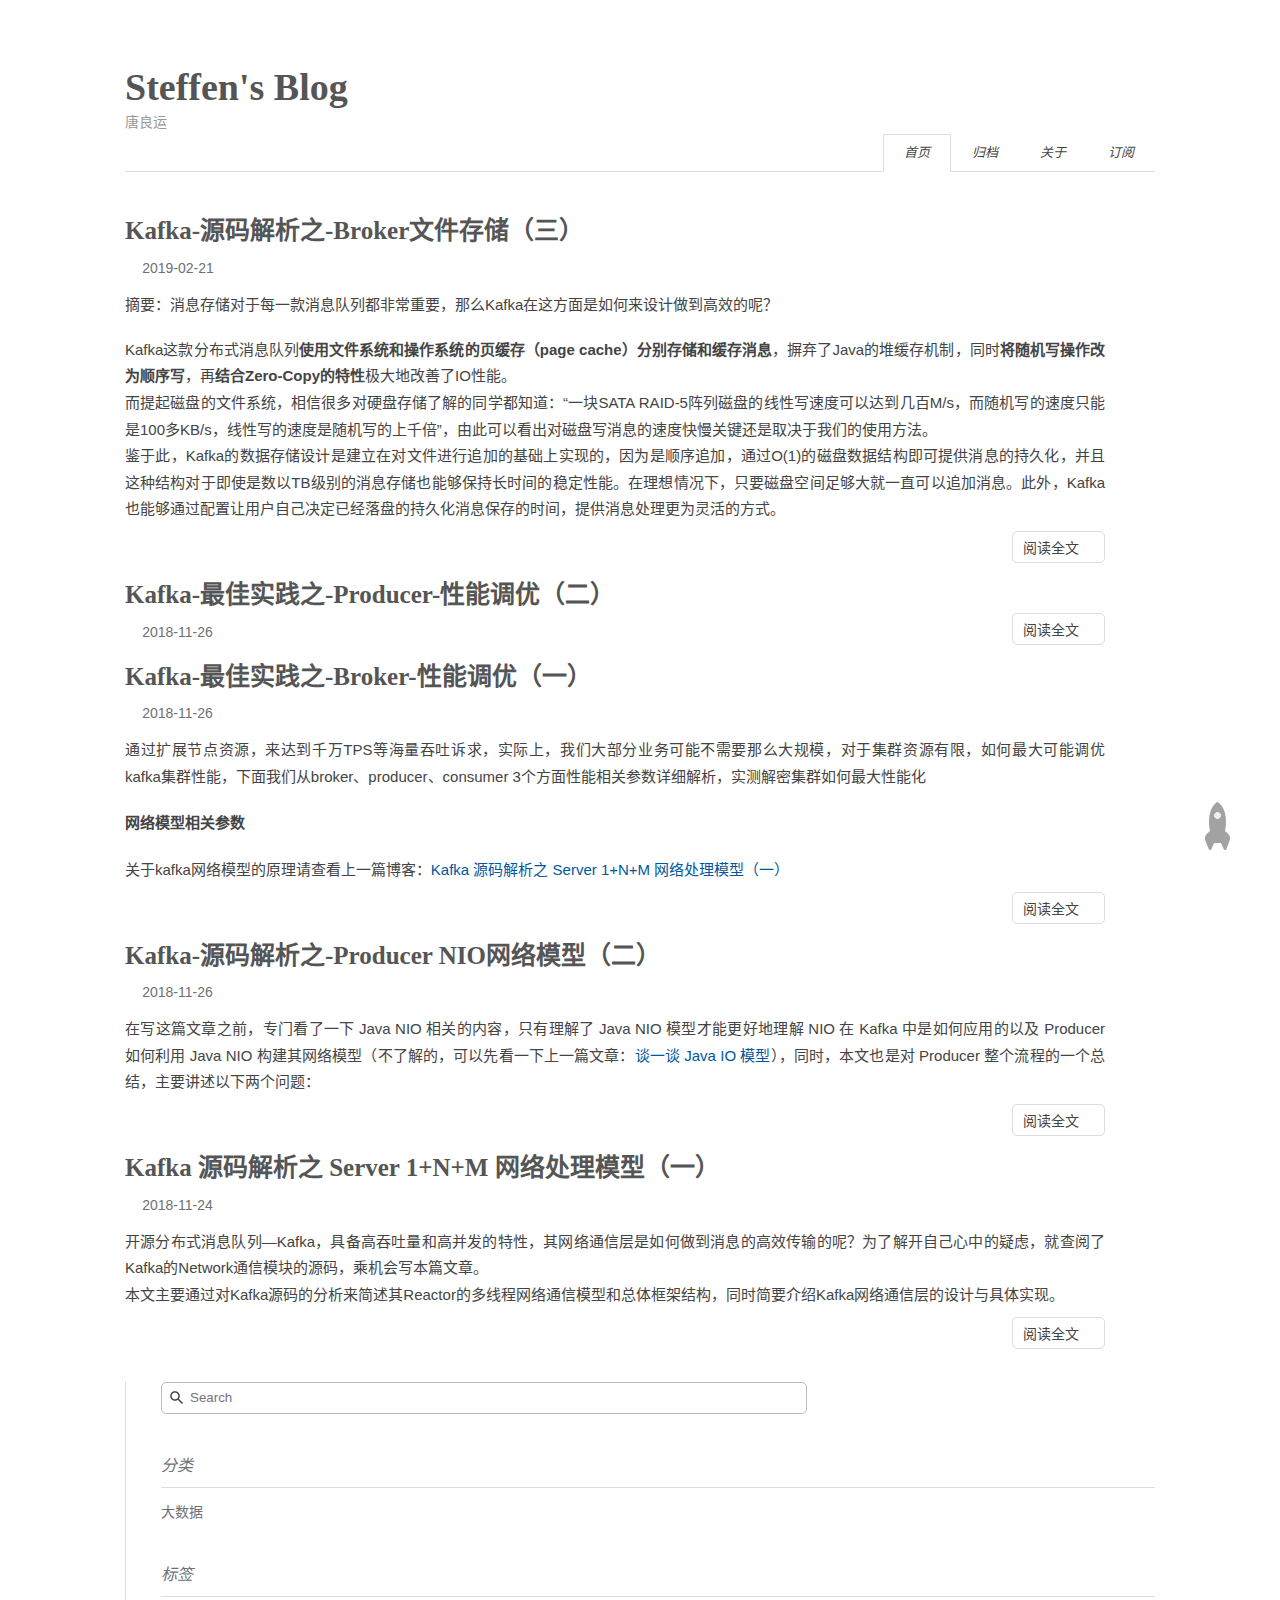
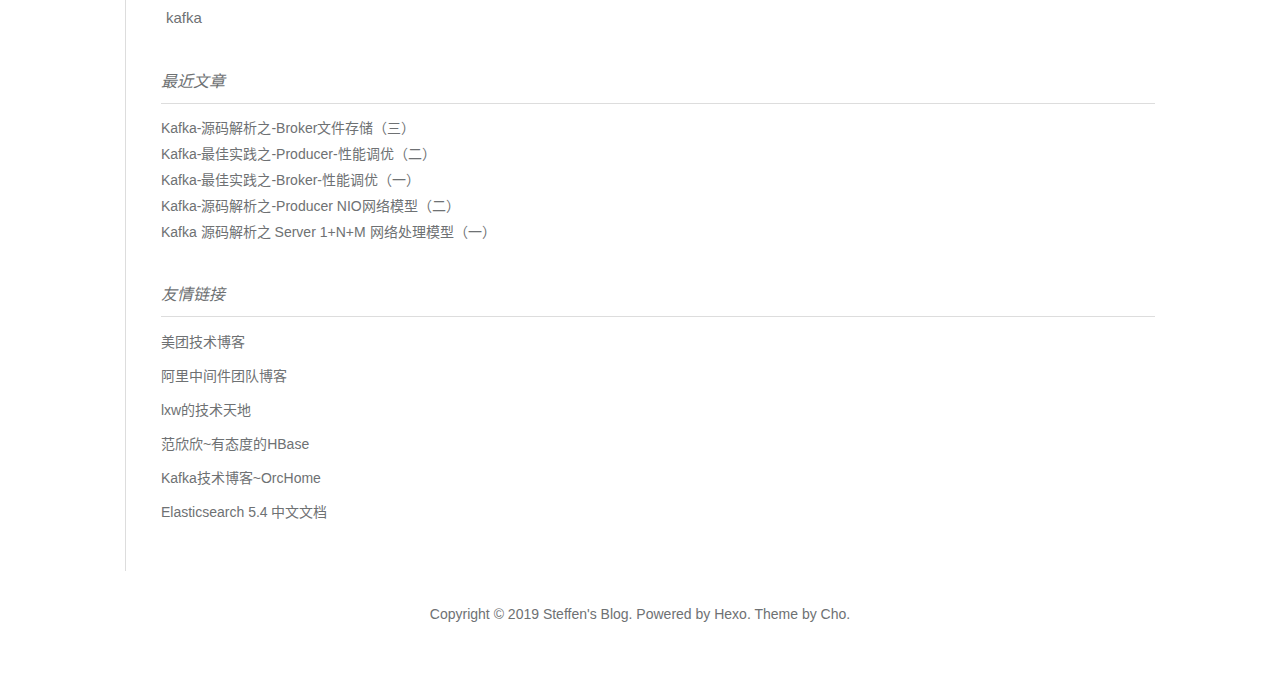
<file: index.html>
<!DOCTYPE html><html lang="zh-CN"><head><meta name="generator" content="Hexo 3.8.0"><meta http-equiv="content-type" content="text/html; charset=utf-8"><meta content="width=device-width, initial-scale=1.0, maximum-scale=1.0, user-scalable=0" name="viewport"><meta content="yes" name="apple-mobile-web-app-capable"><meta content="black-translucent" name="apple-mobile-web-app-status-bar-style"><meta content="telephone=no" name="format-detection"><meta name="description" content="记录技术路上的点滴"><title>Steffen's Blog | 唐良运</title><link rel="stylesheet" type="text/css" href="/css/style.css?v=0.0.0"><link rel="stylesheet" type="text/css" href="//lib.baomitu.com/normalize/8.0.1/normalize.min.css"><link rel="stylesheet" type="text/css" href="//lib.baomitu.com/pure/1.0.0/pure-min.css"><link rel="stylesheet" type="text/css" href="//lib.baomitu.com/pure/1.0.0/grids-responsive-min.css"><link rel="stylesheet" href="//lib.baomitu.com/font-awesome/4.7.0/css/font-awesome.min.css"><script type="text/javascript" src="//lib.baomitu.com/jquery/3.3.1/jquery.min.js"></script><link rel="icon" mask="" sizes="any" href="/favicon.ico"><link rel="Shortcut Icon" type="image/x-icon" href="/favicon.ico"><link rel="apple-touch-icon" href="/apple-touch-icon.png"><link rel="apple-touch-icon-precomposed" href="/apple-touch-icon.png"><link rel="alternate" type="application/atom+xml" href="/atom.xml"></head><body><div class="body_container"><div id="header"><div class="site-name"><h1 class="hidden">Steffen's Blog</h1><a id="logo" href="/.">Steffen's Blog</a><p class="description">唐良运</p></div><div id="nav-menu"><a class="current" href="/."><i class="fa fa-home"> 首页</i></a><a href="/archives/"><i class="fa fa-archive"> 归档</i></a><a href="/about/"><i class="fa fa-user"> 关于</i></a><a href="/atom.xml"><i class="fa fa-rss"> 订阅</i></a></div></div><div class="pure-g" id="layout"><div class="pure-u-1 pure-u-md-3-4"><div class="content_container"><div class="post"><h1 class="post-title"><a href="/2019/02/21/Kafka-源码解析之-Broker-文件存储（三）/">Kafka-源码解析之-Broker文件存储（三）</a></h1><div class="post-meta">2019-02-21</div><div class="post-content"><p>摘要：消息存储对于每一款消息队列都非常重要，那么Kafka在这方面是如何来设计做到高效的呢？</p>
<p>  Kafka这款分布式消息队列<strong>使用文件系统和操作系统的页缓存（page cache）分别存储和缓存消息</strong>，摒弃了Java的堆缓存机制，同时<strong>将随机写操作改为顺序写</strong>，再<strong>结合Zero-Copy的特性</strong>极大地改善了IO性能。<br>  而提起磁盘的文件系统，相信很多对硬盘存储了解的同学都知道：“一块SATA RAID-5阵列磁盘的线性写速度可以达到几百M/s，而随机写的速度只能是100多KB/s，线性写的速度是随机写的上千倍”，由此可以看出对磁盘写消息的速度快慢关键还是取决于我们的使用方法。<br>  鉴于此，Kafka的数据存储设计是建立在对文件进行追加的基础上实现的，因为是顺序追加，通过O(1)的磁盘数据结构即可提供消息的持久化，并且这种结构对于即使是数以TB级别的消息存储也能够保持长时间的稳定性能。在理想情况下，只要磁盘空间足够大就一直可以追加消息。此外，Kafka也能够通过配置让用户自己决定已经落盘的持久化消息保存的时间，提供消息处理更为灵活的方式。</p></div><p class="readmore"><a href="/2019/02/21/Kafka-源码解析之-Broker-文件存储（三）/">阅读全文</a></p></div><div class="post"><h1 class="post-title"><a href="/2018/11/26/Kafka-最佳实践之-Producer-性能调优（二）/">Kafka-最佳实践之-Producer-性能调优（二）</a></h1><div class="post-meta">2018-11-26</div><p class="readmore"><a href="/2018/11/26/Kafka-最佳实践之-Producer-性能调优（二）/">阅读全文</a></p></div><div class="post"><h1 class="post-title"><a href="/2018/11/26/Kafka-最佳实践之-Broker-性能调优（一）/">Kafka-最佳实践之-Broker-性能调优（一）</a></h1><div class="post-meta">2018-11-26</div><div class="post-content"><p>通过扩展节点资源，来达到千万TPS等海量吞吐诉求，实际上，我们大部分业务可能不需要那么大规模，对于集群资源有限，如何最大可能调优kafka集群性能，下面我们从broker、producer、consumer 3个方面性能相关参数详细解析，实测解密集群如何最大性能化</p>
<h4 id="网络模型相关参数"><a href="#网络模型相关参数" class="headerlink" title="网络模型相关参数"></a>网络模型相关参数</h4><p>关于kafka网络模型的原理请查看上一篇博客：<a href="https://itcrazy0918.github.io/2018/11/24/Kafka-%E6%BA%90%E7%A0%81%E8%A7%A3%E6%9E%90%E4%B9%8B-Server-1-N-M-%E7%BD%91%E7%BB%9C%E5%A4%84%E7%90%86%E6%A8%A1%E5%9E%8B%EF%BC%88%E4%B8%80%EF%BC%89/" title="Kafka 源码解析之 Server 1+N+M 网络处理模型（一）" target="_blank" rel="noopener">Kafka 源码解析之 Server 1+N+M 网络处理模型（一）</a></p></div><p class="readmore"><a href="/2018/11/26/Kafka-最佳实践之-Broker-性能调优（一）/">阅读全文</a></p></div><div class="post"><h1 class="post-title"><a href="/2018/11/26/Kafka-源码解析之-Producer-NIO网络模型（二）/">Kafka-源码解析之-Producer NIO网络模型（二）</a></h1><div class="post-meta">2018-11-26</div><div class="post-content"><p>在写这篇文章之前，专门看了一下 Java NIO 相关的内容，只有理解了 Java NIO 模型才能更好地理解 NIO 在 Kafka 中是如何应用的以及 Producer 如何利用 Java NIO 构建其网络模型（不了解的，可以先看一下上一篇文章：<a href="http://matt33.com/2017/08/12/java-nio/" title="谈一谈 Java IO 模型" target="_blank" rel="noopener">谈一谈 Java IO 模型</a>），同时，本文也是对 Producer 整个流程的一个总结，主要讲述以下两个问题：</p></div><p class="readmore"><a href="/2018/11/26/Kafka-源码解析之-Producer-NIO网络模型（二）/">阅读全文</a></p></div><div class="post"><h1 class="post-title"><a href="/2018/11/24/Kafka-源码解析之-Server-1-N-M-网络处理模型（一）/">Kafka 源码解析之 Server 1+N+M 网络处理模型（一）</a></h1><div class="post-meta">2018-11-24</div><div class="post-content"><p>开源分布式消息队列—Kafka，具备高吞吐量和高并发的特性，其网络通信层是如何做到消息的高效传输的呢？为了解开自己心中的疑虑，就查阅了Kafka的Network通信模块的源码，乘机会写本篇文章。<br> 本文主要通过对Kafka源码的分析来简述其Reactor的多线程网络通信模型和总体框架结构，同时简要介绍Kafka网络通信层的设计与具体实现。</p></div><p class="readmore"><a href="/2018/11/24/Kafka-源码解析之-Server-1-N-M-网络处理模型（一）/">阅读全文</a></p></div></div></div><div class="pure-u-1-4 hidden_mid_and_down"><div id="sidebar"><div class="widget"><form class="search-form" action="//www.baidu.com/baidu" method="get" accept-charset="utf-8" target="_blank"><input type="search" name="word" maxlength="20" placeholder="Search"><input type="hidden" name="si" value="http://yoursite.com"><input name="tn" type="hidden" value="bds"><input name="cl" type="hidden" value="3"><input name="ct" type="hidden" value="2097152"><input name="s" type="hidden" value="on"></form></div><div class="widget"><div class="widget-title"><i class="fa fa-folder-o"> 分类</i></div><ul class="category-list"><li class="category-list-item"><a class="category-list-link" href="/categories/大数据/">大数据</a></li></ul></div><div class="widget"><div class="widget-title"><i class="fa fa-star-o"> 标签</i></div><div class="tagcloud"><a href="/tags/kafka/" style="font-size: 15px;">kafka</a></div></div><div class="widget"><div class="widget-title"><i class="fa fa-file-o"> 最近文章</i></div><ul class="post-list"><li class="post-list-item"><a class="post-list-link" href="/2019/02/21/Kafka-源码解析之-Broker-文件存储（三）/">Kafka-源码解析之-Broker文件存储（三）</a></li><li class="post-list-item"><a class="post-list-link" href="/2018/11/26/Kafka-最佳实践之-Producer-性能调优（二）/">Kafka-最佳实践之-Producer-性能调优（二）</a></li><li class="post-list-item"><a class="post-list-link" href="/2018/11/26/Kafka-最佳实践之-Broker-性能调优（一）/">Kafka-最佳实践之-Broker-性能调优（一）</a></li><li class="post-list-item"><a class="post-list-link" href="/2018/11/26/Kafka-源码解析之-Producer-NIO网络模型（二）/">Kafka-源码解析之-Producer NIO网络模型（二）</a></li><li class="post-list-item"><a class="post-list-link" href="/2018/11/24/Kafka-源码解析之-Server-1-N-M-网络处理模型（一）/">Kafka 源码解析之 Server 1+N+M 网络处理模型（一）</a></li></ul></div><div class="widget"><div class="widget-title"><i class="fa fa-external-link"> 友情链接</i></div><ul></ul><a href="https://tech.meituan.com/" title="美团技术博客" target="_blank">美团技术博客</a><ul></ul><a href="http://jm.taobao.org/categories/" title="阿里中间件团队博客" target="_blank">阿里中间件团队博客</a><ul></ul><a href="http://lxw1234.com/" title="lxw的技术天地" target="_blank">lxw的技术天地</a><ul></ul><a href="http://hbasefly.com/" title="范欣欣~有态度的HBase" target="_blank">范欣欣~有态度的HBase</a><ul></ul><a href="http://orchome.com" title="Kafka技术博客~OrcHome" target="_blank">Kafka技术博客~OrcHome</a><ul></ul><a href="http://cwiki.apachecn.org/pages/viewpage.action?pageId=4260364" title="Elasticsearch 5.4 中文文档" target="_blank">Elasticsearch 5.4 中文文档</a></div></div></div><div class="pure-u-1 pure-u-md-3-4"><div id="footer">Copyright © 2019 <a href="/." rel="nofollow">Steffen's Blog.</a> Powered by<a rel="nofollow" target="_blank" href="https://hexo.io"> Hexo.</a><a rel="nofollow" target="_blank" href="https://github.com/tufu9441/maupassant-hexo"> Theme</a> by<a rel="nofollow" target="_blank" href="https://github.com/pagecho"> Cho.</a></div></div></div><a class="show" id="rocket" href="#top"></a><script type="text/javascript" src="/js/totop.js?v=0.0.0" async></script><script type="text/javascript" src="//lib.baomitu.com/fancybox/3.5.2/jquery.fancybox.min.js" async></script><script type="text/javascript" src="/js/fancybox.js?v=0.0.0" async></script><link rel="stylesheet" type="text/css" href="//lib.baomitu.com/fancybox/3.5.2/jquery.fancybox.min.css"><script type="text/javascript" src="/js/codeblock-resizer.js?v=0.0.0"></script><script type="text/javascript" src="/js/smartresize.js?v=0.0.0"></script></div></body></html>
</file>
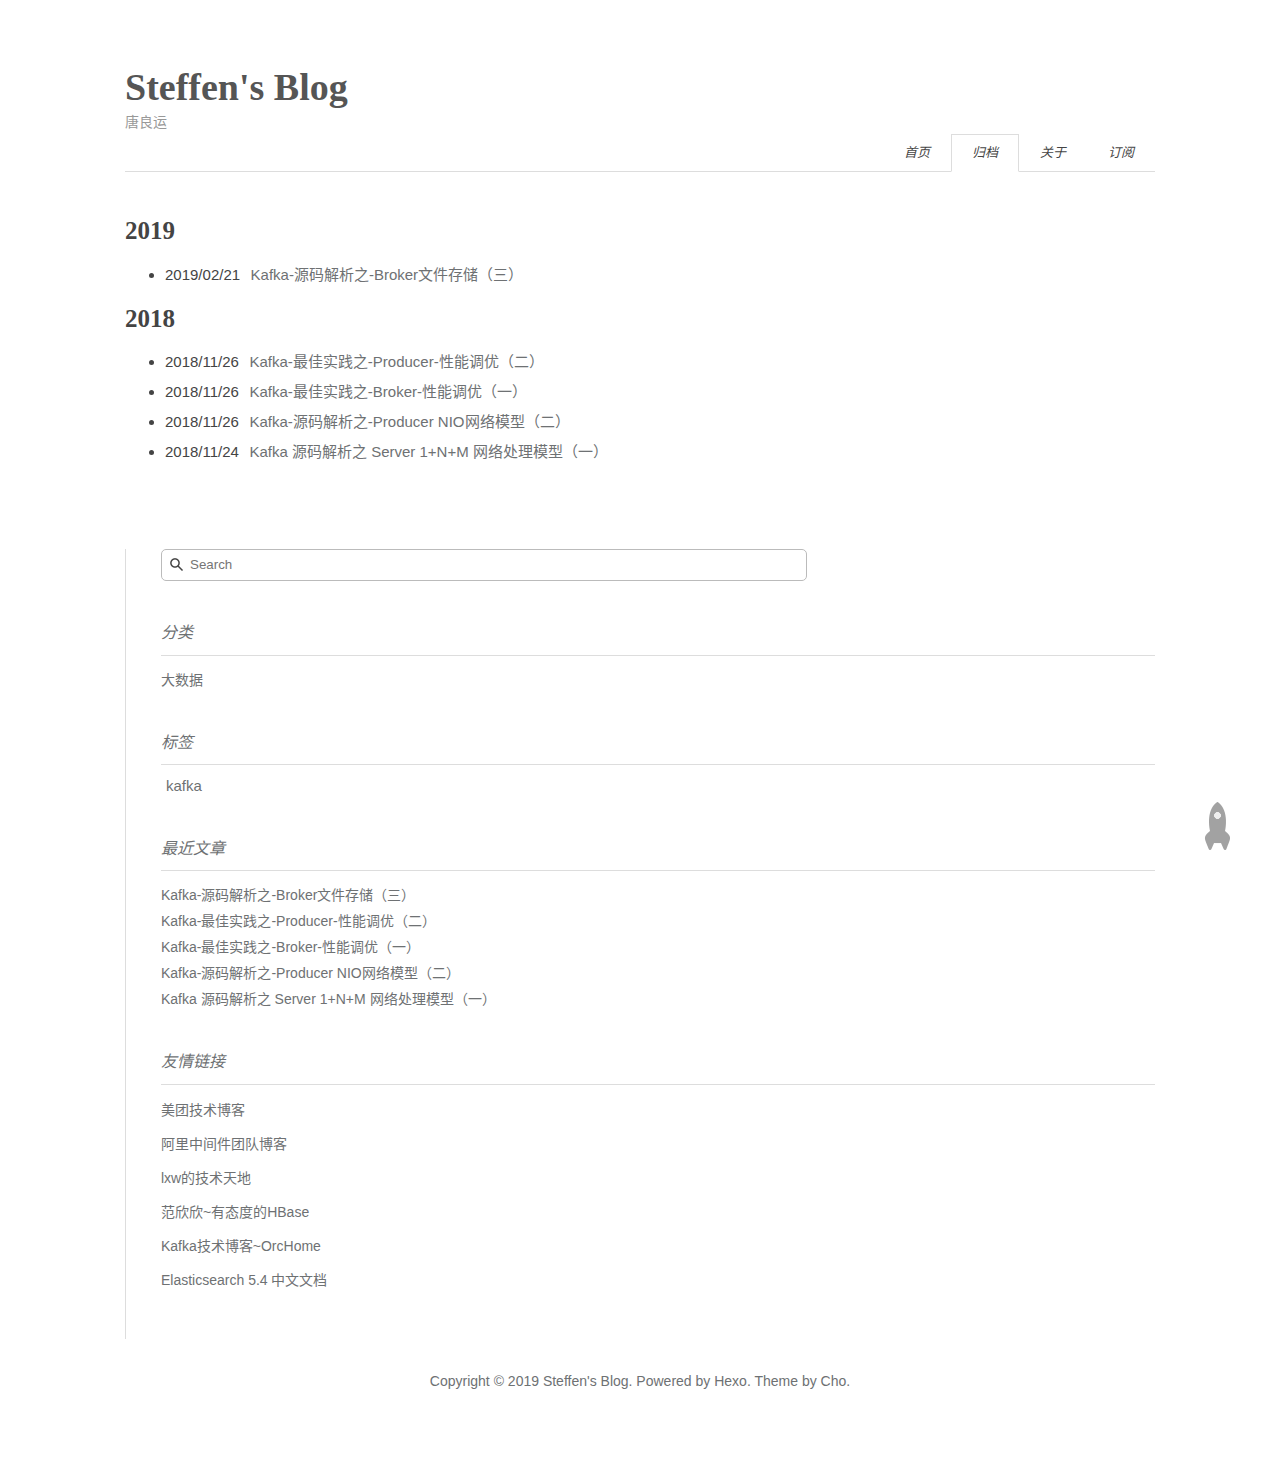
<file: archives/index.html>
<!DOCTYPE html><html lang="zh-CN"><head><meta name="generator" content="Hexo 3.8.0"><meta http-equiv="content-type" content="text/html; charset=utf-8"><meta content="width=device-width, initial-scale=1.0, maximum-scale=1.0, user-scalable=0" name="viewport"><meta content="yes" name="apple-mobile-web-app-capable"><meta content="black-translucent" name="apple-mobile-web-app-status-bar-style"><meta content="telephone=no" name="format-detection"><meta name="description" content="记录技术路上的点滴"><title>归档 | Steffen's Blog</title><link rel="stylesheet" type="text/css" href="/css/style.css?v=0.0.0"><link rel="stylesheet" type="text/css" href="//lib.baomitu.com/normalize/8.0.1/normalize.min.css"><link rel="stylesheet" type="text/css" href="//lib.baomitu.com/pure/1.0.0/pure-min.css"><link rel="stylesheet" type="text/css" href="//lib.baomitu.com/pure/1.0.0/grids-responsive-min.css"><link rel="stylesheet" href="//lib.baomitu.com/font-awesome/4.7.0/css/font-awesome.min.css"><script type="text/javascript" src="//lib.baomitu.com/jquery/3.3.1/jquery.min.js"></script><link rel="icon" mask="" sizes="any" href="/favicon.ico"><link rel="Shortcut Icon" type="image/x-icon" href="/favicon.ico"><link rel="apple-touch-icon" href="/apple-touch-icon.png"><link rel="apple-touch-icon-precomposed" href="/apple-touch-icon.png"><link rel="alternate" type="application/atom+xml" href="/atom.xml"></head><body><div class="body_container"><div id="header"><div class="site-name"><h1 class="hidden">Steffen's Blog</h1><a id="logo" href="/.">Steffen's Blog</a><p class="description">唐良运</p></div><div id="nav-menu"><a href="/."><i class="fa fa-home"> 首页</i></a><a class="current" href="/archives/"><i class="fa fa-archive"> 归档</i></a><a href="/about/"><i class="fa fa-user"> 关于</i></a><a href="/atom.xml"><i class="fa fa-rss"> 订阅</i></a></div></div><div class="pure-g" id="layout"><div class="pure-u-1 pure-u-md-3-4"><div class="content_container"><div class="post"><div class="post-archive"><!--Use lodash to classify posts. See https://lodash.com/docs#groupBy--><h2>2019</h2><ul class="listing"><li><span class="date">2019/02/21</span><a href="/2019/02/21/Kafka-源码解析之-Broker-文件存储（三）/" title="Kafka-源码解析之-Broker文件存储（三）">Kafka-源码解析之-Broker文件存储（三）</a></li></ul><h2>2018</h2><ul class="listing"><li><span class="date">2018/11/26</span><a href="/2018/11/26/Kafka-最佳实践之-Producer-性能调优（二）/" title="Kafka-最佳实践之-Producer-性能调优（二）">Kafka-最佳实践之-Producer-性能调优（二）</a></li><li><span class="date">2018/11/26</span><a href="/2018/11/26/Kafka-最佳实践之-Broker-性能调优（一）/" title="Kafka-最佳实践之-Broker-性能调优（一）">Kafka-最佳实践之-Broker-性能调优（一）</a></li><li><span class="date">2018/11/26</span><a href="/2018/11/26/Kafka-源码解析之-Producer-NIO网络模型（二）/" title="Kafka-源码解析之-Producer NIO网络模型（二）">Kafka-源码解析之-Producer NIO网络模型（二）</a></li><li><span class="date">2018/11/24</span><a href="/2018/11/24/Kafka-源码解析之-Server-1-N-M-网络处理模型（一）/" title="Kafka 源码解析之 Server 1+N+M 网络处理模型（一）">Kafka 源码解析之 Server 1+N+M 网络处理模型（一）</a></li></ul></div></div></div></div><div class="pure-u-1-4 hidden_mid_and_down"><div id="sidebar"><div class="widget"><form class="search-form" action="//www.baidu.com/baidu" method="get" accept-charset="utf-8" target="_blank"><input type="search" name="word" maxlength="20" placeholder="Search"><input type="hidden" name="si" value="http://yoursite.com"><input name="tn" type="hidden" value="bds"><input name="cl" type="hidden" value="3"><input name="ct" type="hidden" value="2097152"><input name="s" type="hidden" value="on"></form></div><div class="widget"><div class="widget-title"><i class="fa fa-folder-o"> 分类</i></div><ul class="category-list"><li class="category-list-item"><a class="category-list-link" href="/categories/大数据/">大数据</a></li></ul></div><div class="widget"><div class="widget-title"><i class="fa fa-star-o"> 标签</i></div><div class="tagcloud"><a href="/tags/kafka/" style="font-size: 15px;">kafka</a></div></div><div class="widget"><div class="widget-title"><i class="fa fa-file-o"> 最近文章</i></div><ul class="post-list"><li class="post-list-item"><a class="post-list-link" href="/2019/02/21/Kafka-源码解析之-Broker-文件存储（三）/">Kafka-源码解析之-Broker文件存储（三）</a></li><li class="post-list-item"><a class="post-list-link" href="/2018/11/26/Kafka-最佳实践之-Producer-性能调优（二）/">Kafka-最佳实践之-Producer-性能调优（二）</a></li><li class="post-list-item"><a class="post-list-link" href="/2018/11/26/Kafka-最佳实践之-Broker-性能调优（一）/">Kafka-最佳实践之-Broker-性能调优（一）</a></li><li class="post-list-item"><a class="post-list-link" href="/2018/11/26/Kafka-源码解析之-Producer-NIO网络模型（二）/">Kafka-源码解析之-Producer NIO网络模型（二）</a></li><li class="post-list-item"><a class="post-list-link" href="/2018/11/24/Kafka-源码解析之-Server-1-N-M-网络处理模型（一）/">Kafka 源码解析之 Server 1+N+M 网络处理模型（一）</a></li></ul></div><div class="widget"><div class="widget-title"><i class="fa fa-external-link"> 友情链接</i></div><ul></ul><a href="https://tech.meituan.com/" title="美团技术博客" target="_blank">美团技术博客</a><ul></ul><a href="http://jm.taobao.org/categories/" title="阿里中间件团队博客" target="_blank">阿里中间件团队博客</a><ul></ul><a href="http://lxw1234.com/" title="lxw的技术天地" target="_blank">lxw的技术天地</a><ul></ul><a href="http://hbasefly.com/" title="范欣欣~有态度的HBase" target="_blank">范欣欣~有态度的HBase</a><ul></ul><a href="http://orchome.com" title="Kafka技术博客~OrcHome" target="_blank">Kafka技术博客~OrcHome</a><ul></ul><a href="http://cwiki.apachecn.org/pages/viewpage.action?pageId=4260364" title="Elasticsearch 5.4 中文文档" target="_blank">Elasticsearch 5.4 中文文档</a></div></div></div><div class="pure-u-1 pure-u-md-3-4"><div id="footer">Copyright © 2019 <a href="/." rel="nofollow">Steffen's Blog.</a> Powered by<a rel="nofollow" target="_blank" href="https://hexo.io"> Hexo.</a><a rel="nofollow" target="_blank" href="https://github.com/tufu9441/maupassant-hexo"> Theme</a> by<a rel="nofollow" target="_blank" href="https://github.com/pagecho"> Cho.</a></div></div></div><a class="show" id="rocket" href="#top"></a><script type="text/javascript" src="/js/totop.js?v=0.0.0" async></script><script type="text/javascript" src="//lib.baomitu.com/fancybox/3.5.2/jquery.fancybox.min.js" async></script><script type="text/javascript" src="/js/fancybox.js?v=0.0.0" async></script><link rel="stylesheet" type="text/css" href="//lib.baomitu.com/fancybox/3.5.2/jquery.fancybox.min.css"><script type="text/javascript" src="/js/codeblock-resizer.js?v=0.0.0"></script><script type="text/javascript" src="/js/smartresize.js?v=0.0.0"></script></div></body></html>
</file>
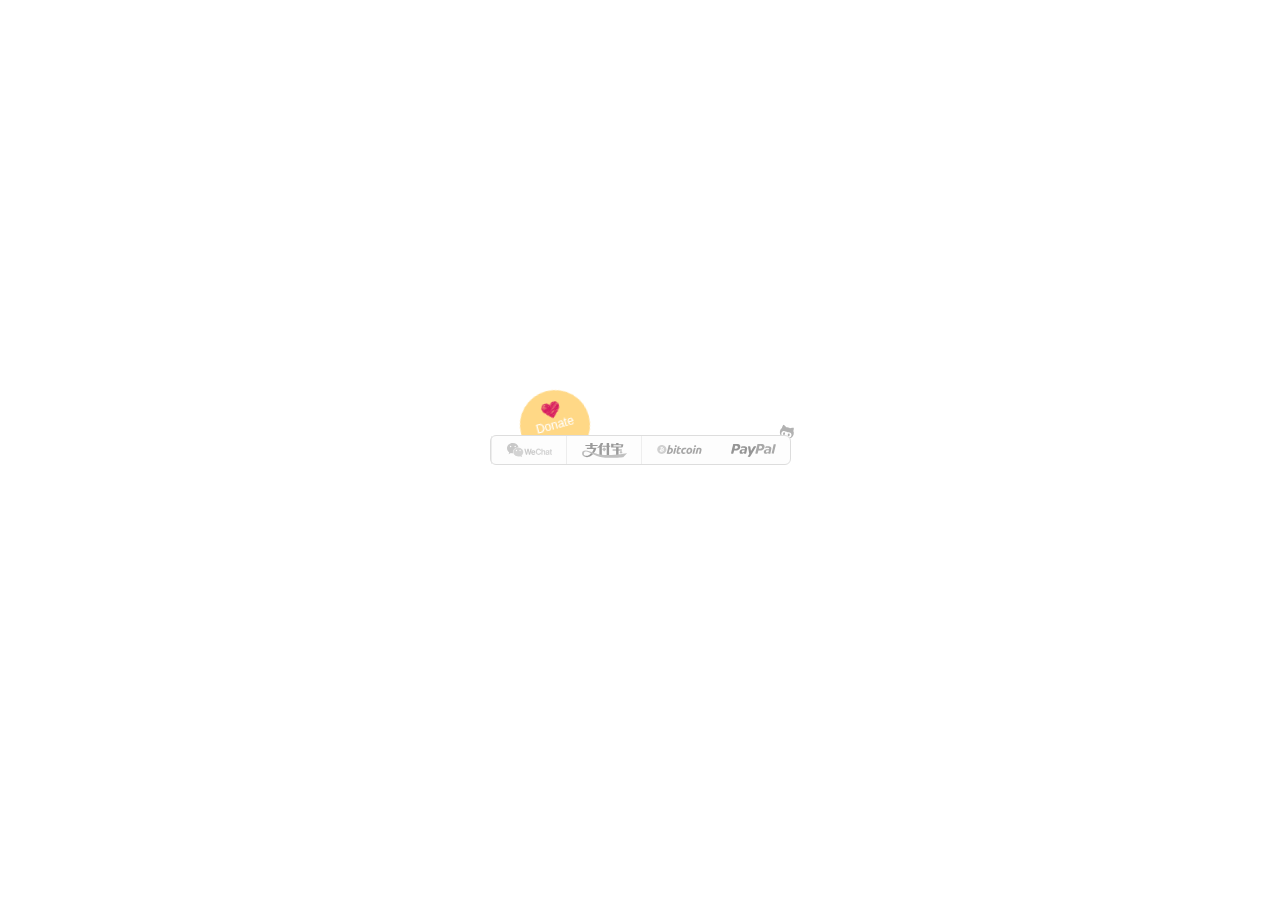
<file: donate/index.html>
<!DOCTYPE html>
<html lang="zh">
<head><meta name="generator" content="Hexo 3.8.0">
	<meta charset="UTF-8">
	<title>Donate-Page</title>
	<meta name="viewport" content="width=device-width, initial-scale=1, minimum-scale=1.0, maximum-scale=1.0, minimal-ui"><!--禁止缩放-->
	<link rel="stylesheet" href="../css/donate.css">
	<script src="//lib.baomitu.com/jquery/3.3.1/jquery.min.js"></script>
	<script src="//lib.baomitu.com/clipboard.js/2.0.4/clipboard.min.js"></script>
	<!-- clipboard.js 是 JS 复制文本的库 -->
	<script src="../js/donate.js"></script>
</head>
<body>
	<a id="github" href="https://github.com/Kaiyuan/donate-page" target="_blank" class="pos-f tr3" title="Github"></a>
	<div id="DonateText" class="tr3">Donate</div>
	<ul id="donateBox" class="list pos-f tr3">
		<li id="PayPal"><a href="" target="_blank">PayPal</a></li>
		<li id="BTC" data-footnote="Copy address and show QRCode"><button id="BTCBn" data-clipboard-target="#btc-key" alt="Copy to clipboard">Bitcoin</button></li>
		<li id="AliPay">AliPay</li>
		<li id="WeChat">WeChat</li>
	</ul>
	<div id="QRBox" class="pos-f left-100">
		<div id="MainBox"></div>
	</div>
	<!-- Bitcoin 账号 -->
	<input id="btc-key" type="text" value="" readonly="readonly">
</body>
</html>
</file>
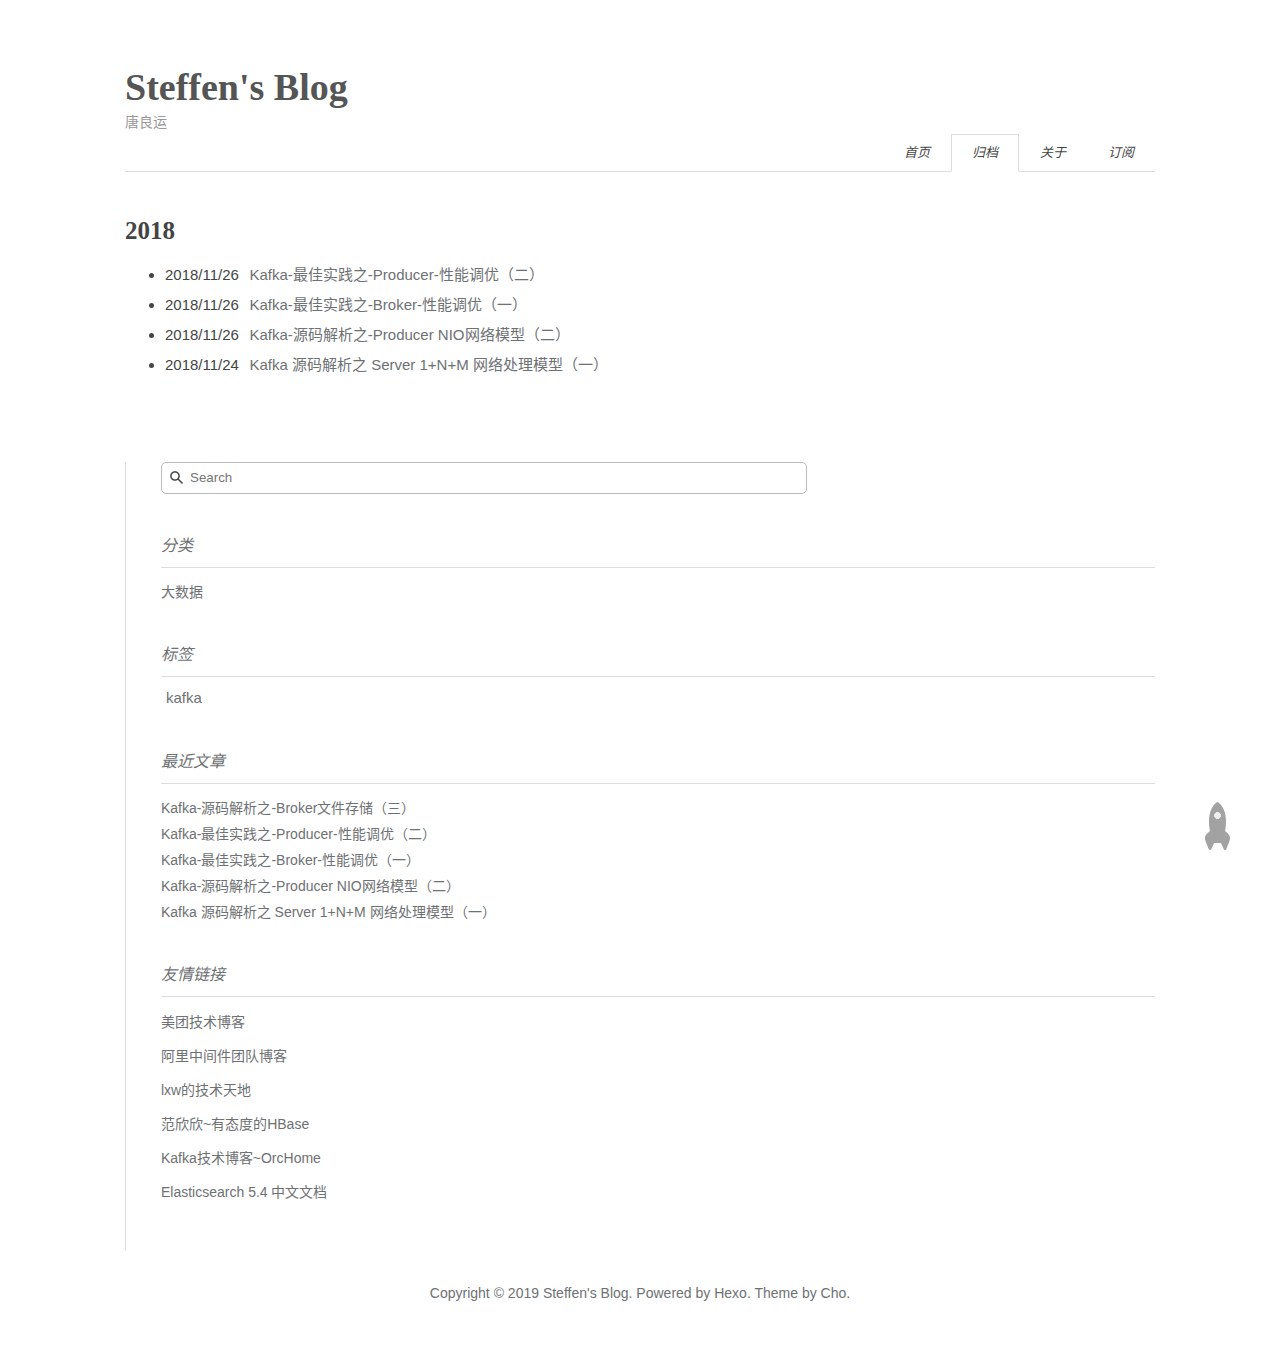
<file: archives/2018/index.html>
<!DOCTYPE html><html lang="zh-CN"><head><meta name="generator" content="Hexo 3.8.0"><meta http-equiv="content-type" content="text/html; charset=utf-8"><meta content="width=device-width, initial-scale=1.0, maximum-scale=1.0, user-scalable=0" name="viewport"><meta content="yes" name="apple-mobile-web-app-capable"><meta content="black-translucent" name="apple-mobile-web-app-status-bar-style"><meta content="telephone=no" name="format-detection"><meta name="description" content="记录技术路上的点滴"><title>归档 | Steffen's Blog</title><link rel="stylesheet" type="text/css" href="/css/style.css?v=0.0.0"><link rel="stylesheet" type="text/css" href="//lib.baomitu.com/normalize/8.0.1/normalize.min.css"><link rel="stylesheet" type="text/css" href="//lib.baomitu.com/pure/1.0.0/pure-min.css"><link rel="stylesheet" type="text/css" href="//lib.baomitu.com/pure/1.0.0/grids-responsive-min.css"><link rel="stylesheet" href="//lib.baomitu.com/font-awesome/4.7.0/css/font-awesome.min.css"><script type="text/javascript" src="//lib.baomitu.com/jquery/3.3.1/jquery.min.js"></script><link rel="icon" mask="" sizes="any" href="/favicon.ico"><link rel="Shortcut Icon" type="image/x-icon" href="/favicon.ico"><link rel="apple-touch-icon" href="/apple-touch-icon.png"><link rel="apple-touch-icon-precomposed" href="/apple-touch-icon.png"><link rel="alternate" type="application/atom+xml" href="/atom.xml"></head><body><div class="body_container"><div id="header"><div class="site-name"><h1 class="hidden">Steffen's Blog</h1><a id="logo" href="/.">Steffen's Blog</a><p class="description">唐良运</p></div><div id="nav-menu"><a href="/."><i class="fa fa-home"> 首页</i></a><a class="current" href="/archives/"><i class="fa fa-archive"> 归档</i></a><a href="/about/"><i class="fa fa-user"> 关于</i></a><a href="/atom.xml"><i class="fa fa-rss"> 订阅</i></a></div></div><div class="pure-g" id="layout"><div class="pure-u-1 pure-u-md-3-4"><div class="content_container"><div class="post"><div class="post-archive"><!--Use lodash to classify posts. See https://lodash.com/docs#groupBy--><h2>2018</h2><ul class="listing"><li><span class="date">2018/11/26</span><a href="/2018/11/26/Kafka-最佳实践之-Producer-性能调优（二）/" title="Kafka-最佳实践之-Producer-性能调优（二）">Kafka-最佳实践之-Producer-性能调优（二）</a></li><li><span class="date">2018/11/26</span><a href="/2018/11/26/Kafka-最佳实践之-Broker-性能调优（一）/" title="Kafka-最佳实践之-Broker-性能调优（一）">Kafka-最佳实践之-Broker-性能调优（一）</a></li><li><span class="date">2018/11/26</span><a href="/2018/11/26/Kafka-源码解析之-Producer-NIO网络模型（二）/" title="Kafka-源码解析之-Producer NIO网络模型（二）">Kafka-源码解析之-Producer NIO网络模型（二）</a></li><li><span class="date">2018/11/24</span><a href="/2018/11/24/Kafka-源码解析之-Server-1-N-M-网络处理模型（一）/" title="Kafka 源码解析之 Server 1+N+M 网络处理模型（一）">Kafka 源码解析之 Server 1+N+M 网络处理模型（一）</a></li></ul></div></div></div></div><div class="pure-u-1-4 hidden_mid_and_down"><div id="sidebar"><div class="widget"><form class="search-form" action="//www.baidu.com/baidu" method="get" accept-charset="utf-8" target="_blank"><input type="search" name="word" maxlength="20" placeholder="Search"><input type="hidden" name="si" value="http://yoursite.com"><input name="tn" type="hidden" value="bds"><input name="cl" type="hidden" value="3"><input name="ct" type="hidden" value="2097152"><input name="s" type="hidden" value="on"></form></div><div class="widget"><div class="widget-title"><i class="fa fa-folder-o"> 分类</i></div><ul class="category-list"><li class="category-list-item"><a class="category-list-link" href="/categories/大数据/">大数据</a></li></ul></div><div class="widget"><div class="widget-title"><i class="fa fa-star-o"> 标签</i></div><div class="tagcloud"><a href="/tags/kafka/" style="font-size: 15px;">kafka</a></div></div><div class="widget"><div class="widget-title"><i class="fa fa-file-o"> 最近文章</i></div><ul class="post-list"><li class="post-list-item"><a class="post-list-link" href="/2019/02/21/Kafka-源码解析之-Broker-文件存储（三）/">Kafka-源码解析之-Broker文件存储（三）</a></li><li class="post-list-item"><a class="post-list-link" href="/2018/11/26/Kafka-最佳实践之-Producer-性能调优（二）/">Kafka-最佳实践之-Producer-性能调优（二）</a></li><li class="post-list-item"><a class="post-list-link" href="/2018/11/26/Kafka-最佳实践之-Broker-性能调优（一）/">Kafka-最佳实践之-Broker-性能调优（一）</a></li><li class="post-list-item"><a class="post-list-link" href="/2018/11/26/Kafka-源码解析之-Producer-NIO网络模型（二）/">Kafka-源码解析之-Producer NIO网络模型（二）</a></li><li class="post-list-item"><a class="post-list-link" href="/2018/11/24/Kafka-源码解析之-Server-1-N-M-网络处理模型（一）/">Kafka 源码解析之 Server 1+N+M 网络处理模型（一）</a></li></ul></div><div class="widget"><div class="widget-title"><i class="fa fa-external-link"> 友情链接</i></div><ul></ul><a href="https://tech.meituan.com/" title="美团技术博客" target="_blank">美团技术博客</a><ul></ul><a href="http://jm.taobao.org/categories/" title="阿里中间件团队博客" target="_blank">阿里中间件团队博客</a><ul></ul><a href="http://lxw1234.com/" title="lxw的技术天地" target="_blank">lxw的技术天地</a><ul></ul><a href="http://hbasefly.com/" title="范欣欣~有态度的HBase" target="_blank">范欣欣~有态度的HBase</a><ul></ul><a href="http://orchome.com" title="Kafka技术博客~OrcHome" target="_blank">Kafka技术博客~OrcHome</a><ul></ul><a href="http://cwiki.apachecn.org/pages/viewpage.action?pageId=4260364" title="Elasticsearch 5.4 中文文档" target="_blank">Elasticsearch 5.4 中文文档</a></div></div></div><div class="pure-u-1 pure-u-md-3-4"><div id="footer">Copyright © 2019 <a href="/." rel="nofollow">Steffen's Blog.</a> Powered by<a rel="nofollow" target="_blank" href="https://hexo.io"> Hexo.</a><a rel="nofollow" target="_blank" href="https://github.com/tufu9441/maupassant-hexo"> Theme</a> by<a rel="nofollow" target="_blank" href="https://github.com/pagecho"> Cho.</a></div></div></div><a class="show" id="rocket" href="#top"></a><script type="text/javascript" src="/js/totop.js?v=0.0.0" async></script><script type="text/javascript" src="//lib.baomitu.com/fancybox/3.5.2/jquery.fancybox.min.js" async></script><script type="text/javascript" src="/js/fancybox.js?v=0.0.0" async></script><link rel="stylesheet" type="text/css" href="//lib.baomitu.com/fancybox/3.5.2/jquery.fancybox.min.css"><script type="text/javascript" src="/js/codeblock-resizer.js?v=0.0.0"></script><script type="text/javascript" src="/js/smartresize.js?v=0.0.0"></script></div></body></html>
</file>
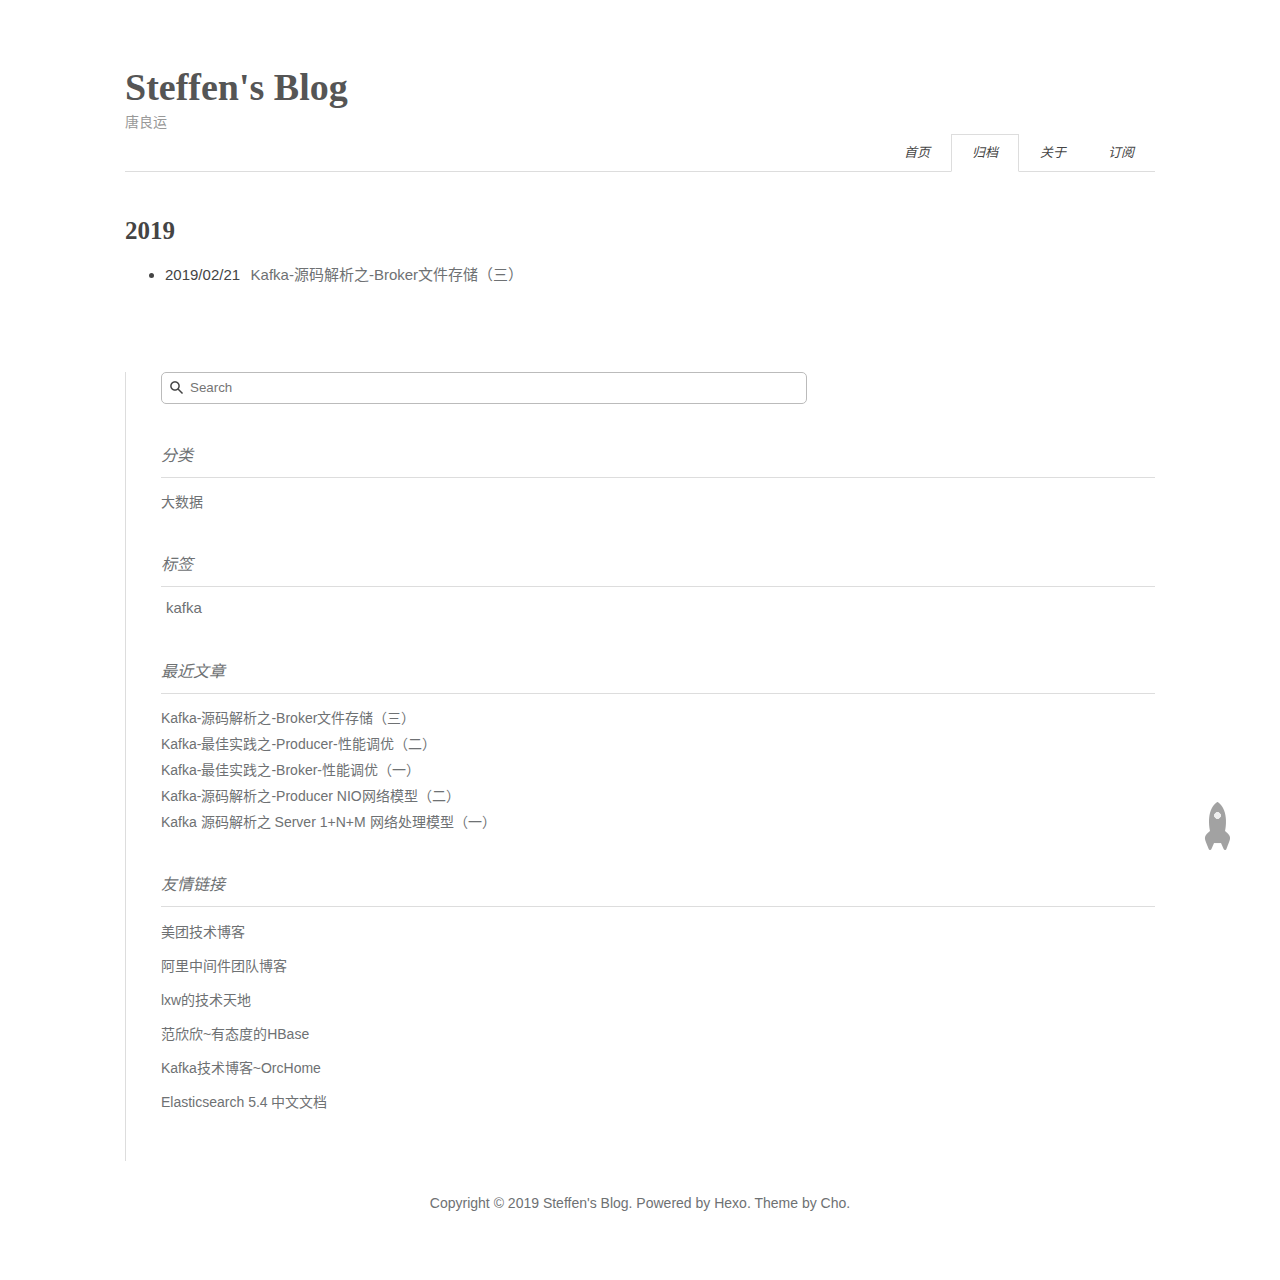
<file: archives/2019/index.html>
<!DOCTYPE html><html lang="zh-CN"><head><meta name="generator" content="Hexo 3.8.0"><meta http-equiv="content-type" content="text/html; charset=utf-8"><meta content="width=device-width, initial-scale=1.0, maximum-scale=1.0, user-scalable=0" name="viewport"><meta content="yes" name="apple-mobile-web-app-capable"><meta content="black-translucent" name="apple-mobile-web-app-status-bar-style"><meta content="telephone=no" name="format-detection"><meta name="description" content="记录技术路上的点滴"><title>归档 | Steffen's Blog</title><link rel="stylesheet" type="text/css" href="/css/style.css?v=0.0.0"><link rel="stylesheet" type="text/css" href="//lib.baomitu.com/normalize/8.0.1/normalize.min.css"><link rel="stylesheet" type="text/css" href="//lib.baomitu.com/pure/1.0.0/pure-min.css"><link rel="stylesheet" type="text/css" href="//lib.baomitu.com/pure/1.0.0/grids-responsive-min.css"><link rel="stylesheet" href="//lib.baomitu.com/font-awesome/4.7.0/css/font-awesome.min.css"><script type="text/javascript" src="//lib.baomitu.com/jquery/3.3.1/jquery.min.js"></script><link rel="icon" mask="" sizes="any" href="/favicon.ico"><link rel="Shortcut Icon" type="image/x-icon" href="/favicon.ico"><link rel="apple-touch-icon" href="/apple-touch-icon.png"><link rel="apple-touch-icon-precomposed" href="/apple-touch-icon.png"><link rel="alternate" type="application/atom+xml" href="/atom.xml"></head><body><div class="body_container"><div id="header"><div class="site-name"><h1 class="hidden">Steffen's Blog</h1><a id="logo" href="/.">Steffen's Blog</a><p class="description">唐良运</p></div><div id="nav-menu"><a href="/."><i class="fa fa-home"> 首页</i></a><a class="current" href="/archives/"><i class="fa fa-archive"> 归档</i></a><a href="/about/"><i class="fa fa-user"> 关于</i></a><a href="/atom.xml"><i class="fa fa-rss"> 订阅</i></a></div></div><div class="pure-g" id="layout"><div class="pure-u-1 pure-u-md-3-4"><div class="content_container"><div class="post"><div class="post-archive"><!--Use lodash to classify posts. See https://lodash.com/docs#groupBy--><h2>2019</h2><ul class="listing"><li><span class="date">2019/02/21</span><a href="/2019/02/21/Kafka-源码解析之-Broker-文件存储（三）/" title="Kafka-源码解析之-Broker文件存储（三）">Kafka-源码解析之-Broker文件存储（三）</a></li></ul></div></div></div></div><div class="pure-u-1-4 hidden_mid_and_down"><div id="sidebar"><div class="widget"><form class="search-form" action="//www.baidu.com/baidu" method="get" accept-charset="utf-8" target="_blank"><input type="search" name="word" maxlength="20" placeholder="Search"><input type="hidden" name="si" value="http://yoursite.com"><input name="tn" type="hidden" value="bds"><input name="cl" type="hidden" value="3"><input name="ct" type="hidden" value="2097152"><input name="s" type="hidden" value="on"></form></div><div class="widget"><div class="widget-title"><i class="fa fa-folder-o"> 分类</i></div><ul class="category-list"><li class="category-list-item"><a class="category-list-link" href="/categories/大数据/">大数据</a></li></ul></div><div class="widget"><div class="widget-title"><i class="fa fa-star-o"> 标签</i></div><div class="tagcloud"><a href="/tags/kafka/" style="font-size: 15px;">kafka</a></div></div><div class="widget"><div class="widget-title"><i class="fa fa-file-o"> 最近文章</i></div><ul class="post-list"><li class="post-list-item"><a class="post-list-link" href="/2019/02/21/Kafka-源码解析之-Broker-文件存储（三）/">Kafka-源码解析之-Broker文件存储（三）</a></li><li class="post-list-item"><a class="post-list-link" href="/2018/11/26/Kafka-最佳实践之-Producer-性能调优（二）/">Kafka-最佳实践之-Producer-性能调优（二）</a></li><li class="post-list-item"><a class="post-list-link" href="/2018/11/26/Kafka-最佳实践之-Broker-性能调优（一）/">Kafka-最佳实践之-Broker-性能调优（一）</a></li><li class="post-list-item"><a class="post-list-link" href="/2018/11/26/Kafka-源码解析之-Producer-NIO网络模型（二）/">Kafka-源码解析之-Producer NIO网络模型（二）</a></li><li class="post-list-item"><a class="post-list-link" href="/2018/11/24/Kafka-源码解析之-Server-1-N-M-网络处理模型（一）/">Kafka 源码解析之 Server 1+N+M 网络处理模型（一）</a></li></ul></div><div class="widget"><div class="widget-title"><i class="fa fa-external-link"> 友情链接</i></div><ul></ul><a href="https://tech.meituan.com/" title="美团技术博客" target="_blank">美团技术博客</a><ul></ul><a href="http://jm.taobao.org/categories/" title="阿里中间件团队博客" target="_blank">阿里中间件团队博客</a><ul></ul><a href="http://lxw1234.com/" title="lxw的技术天地" target="_blank">lxw的技术天地</a><ul></ul><a href="http://hbasefly.com/" title="范欣欣~有态度的HBase" target="_blank">范欣欣~有态度的HBase</a><ul></ul><a href="http://orchome.com" title="Kafka技术博客~OrcHome" target="_blank">Kafka技术博客~OrcHome</a><ul></ul><a href="http://cwiki.apachecn.org/pages/viewpage.action?pageId=4260364" title="Elasticsearch 5.4 中文文档" target="_blank">Elasticsearch 5.4 中文文档</a></div></div></div><div class="pure-u-1 pure-u-md-3-4"><div id="footer">Copyright © 2019 <a href="/." rel="nofollow">Steffen's Blog.</a> Powered by<a rel="nofollow" target="_blank" href="https://hexo.io"> Hexo.</a><a rel="nofollow" target="_blank" href="https://github.com/tufu9441/maupassant-hexo"> Theme</a> by<a rel="nofollow" target="_blank" href="https://github.com/pagecho"> Cho.</a></div></div></div><a class="show" id="rocket" href="#top"></a><script type="text/javascript" src="/js/totop.js?v=0.0.0" async></script><script type="text/javascript" src="//lib.baomitu.com/fancybox/3.5.2/jquery.fancybox.min.js" async></script><script type="text/javascript" src="/js/fancybox.js?v=0.0.0" async></script><link rel="stylesheet" type="text/css" href="//lib.baomitu.com/fancybox/3.5.2/jquery.fancybox.min.css"><script type="text/javascript" src="/js/codeblock-resizer.js?v=0.0.0"></script><script type="text/javascript" src="/js/smartresize.js?v=0.0.0"></script></div></body></html>
</file>
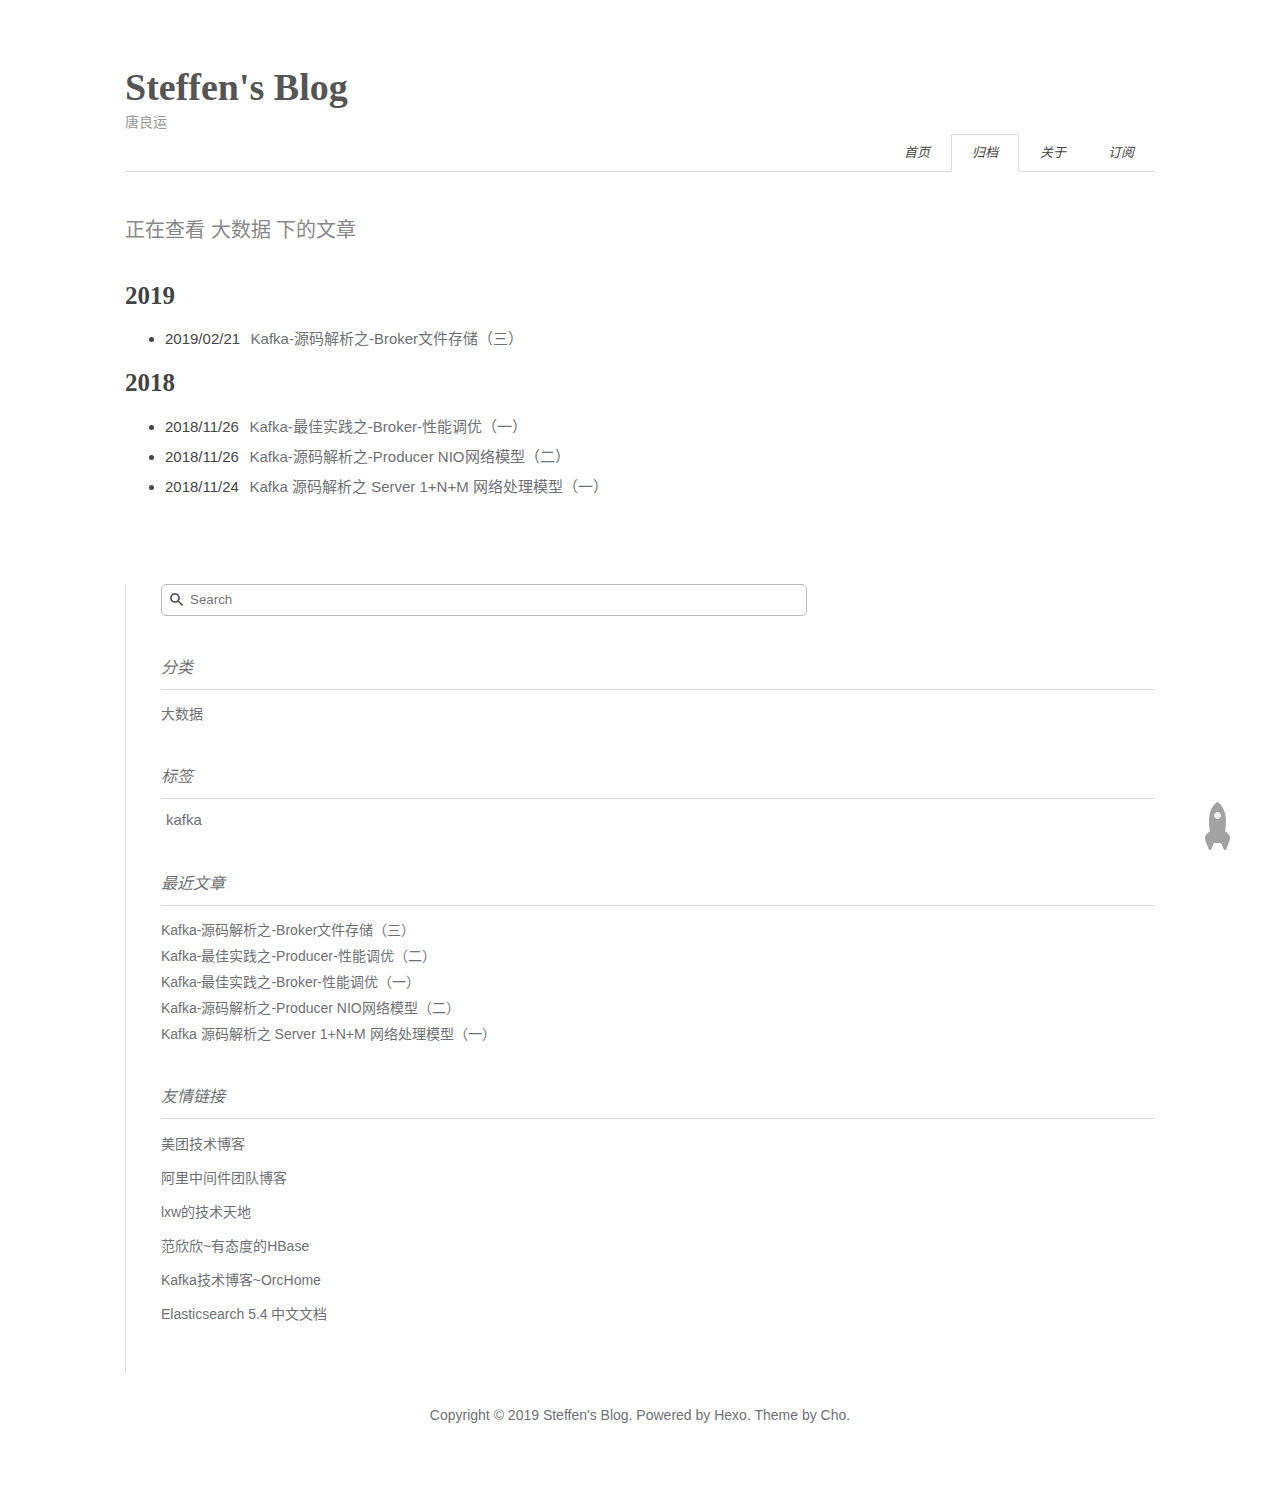
<file: categories/大数据/index.html>
<!DOCTYPE html><html lang="zh-CN"><head><meta name="generator" content="Hexo 3.8.0"><meta http-equiv="content-type" content="text/html; charset=utf-8"><meta content="width=device-width, initial-scale=1.0, maximum-scale=1.0, user-scalable=0" name="viewport"><meta content="yes" name="apple-mobile-web-app-capable"><meta content="black-translucent" name="apple-mobile-web-app-status-bar-style"><meta content="telephone=no" name="format-detection"><meta name="description" content="记录技术路上的点滴"><title>大数据 | Steffen's Blog</title><link rel="stylesheet" type="text/css" href="/css/style.css?v=0.0.0"><link rel="stylesheet" type="text/css" href="//lib.baomitu.com/normalize/8.0.1/normalize.min.css"><link rel="stylesheet" type="text/css" href="//lib.baomitu.com/pure/1.0.0/pure-min.css"><link rel="stylesheet" type="text/css" href="//lib.baomitu.com/pure/1.0.0/grids-responsive-min.css"><link rel="stylesheet" href="//lib.baomitu.com/font-awesome/4.7.0/css/font-awesome.min.css"><script type="text/javascript" src="//lib.baomitu.com/jquery/3.3.1/jquery.min.js"></script><link rel="icon" mask="" sizes="any" href="/favicon.ico"><link rel="Shortcut Icon" type="image/x-icon" href="/favicon.ico"><link rel="apple-touch-icon" href="/apple-touch-icon.png"><link rel="apple-touch-icon-precomposed" href="/apple-touch-icon.png"><link rel="alternate" type="application/atom+xml" href="/atom.xml"></head><body><div class="body_container"><div id="header"><div class="site-name"><h1 class="hidden">Steffen's Blog</h1><a id="logo" href="/.">Steffen's Blog</a><p class="description">唐良运</p></div><div id="nav-menu"><a href="/."><i class="fa fa-home"> 首页</i></a><a class="current" href="/archives/"><i class="fa fa-archive"> 归档</i></a><a href="/about/"><i class="fa fa-user"> 关于</i></a><a href="/atom.xml"><i class="fa fa-rss"> 订阅</i></a></div></div><div class="pure-g" id="layout"><div class="pure-u-1 pure-u-md-3-4"><div class="content_container"><h1 class="label-title">正在查看 大数据 下的文章</h1><div class="post"><div class="post-archive"><!--Use lodash to classify posts. See https://lodash.com/docs#groupBy--><h2>2019</h2><ul class="listing"><li><span class="date">2019/02/21</span><a href="/2019/02/21/Kafka-源码解析之-Broker-文件存储（三）/" title="Kafka-源码解析之-Broker文件存储（三）">Kafka-源码解析之-Broker文件存储（三）</a></li></ul><h2>2018</h2><ul class="listing"><li><span class="date">2018/11/26</span><a href="/2018/11/26/Kafka-最佳实践之-Broker-性能调优（一）/" title="Kafka-最佳实践之-Broker-性能调优（一）">Kafka-最佳实践之-Broker-性能调优（一）</a></li><li><span class="date">2018/11/26</span><a href="/2018/11/26/Kafka-源码解析之-Producer-NIO网络模型（二）/" title="Kafka-源码解析之-Producer NIO网络模型（二）">Kafka-源码解析之-Producer NIO网络模型（二）</a></li><li><span class="date">2018/11/24</span><a href="/2018/11/24/Kafka-源码解析之-Server-1-N-M-网络处理模型（一）/" title="Kafka 源码解析之 Server 1+N+M 网络处理模型（一）">Kafka 源码解析之 Server 1+N+M 网络处理模型（一）</a></li></ul></div></div></div></div><div class="pure-u-1-4 hidden_mid_and_down"><div id="sidebar"><div class="widget"><form class="search-form" action="//www.baidu.com/baidu" method="get" accept-charset="utf-8" target="_blank"><input type="search" name="word" maxlength="20" placeholder="Search"><input type="hidden" name="si" value="http://yoursite.com"><input name="tn" type="hidden" value="bds"><input name="cl" type="hidden" value="3"><input name="ct" type="hidden" value="2097152"><input name="s" type="hidden" value="on"></form></div><div class="widget"><div class="widget-title"><i class="fa fa-folder-o"> 分类</i></div><ul class="category-list"><li class="category-list-item"><a class="category-list-link" href="/categories/大数据/">大数据</a></li></ul></div><div class="widget"><div class="widget-title"><i class="fa fa-star-o"> 标签</i></div><div class="tagcloud"><a href="/tags/kafka/" style="font-size: 15px;">kafka</a></div></div><div class="widget"><div class="widget-title"><i class="fa fa-file-o"> 最近文章</i></div><ul class="post-list"><li class="post-list-item"><a class="post-list-link" href="/2019/02/21/Kafka-源码解析之-Broker-文件存储（三）/">Kafka-源码解析之-Broker文件存储（三）</a></li><li class="post-list-item"><a class="post-list-link" href="/2018/11/26/Kafka-最佳实践之-Producer-性能调优（二）/">Kafka-最佳实践之-Producer-性能调优（二）</a></li><li class="post-list-item"><a class="post-list-link" href="/2018/11/26/Kafka-最佳实践之-Broker-性能调优（一）/">Kafka-最佳实践之-Broker-性能调优（一）</a></li><li class="post-list-item"><a class="post-list-link" href="/2018/11/26/Kafka-源码解析之-Producer-NIO网络模型（二）/">Kafka-源码解析之-Producer NIO网络模型（二）</a></li><li class="post-list-item"><a class="post-list-link" href="/2018/11/24/Kafka-源码解析之-Server-1-N-M-网络处理模型（一）/">Kafka 源码解析之 Server 1+N+M 网络处理模型（一）</a></li></ul></div><div class="widget"><div class="widget-title"><i class="fa fa-external-link"> 友情链接</i></div><ul></ul><a href="https://tech.meituan.com/" title="美团技术博客" target="_blank">美团技术博客</a><ul></ul><a href="http://jm.taobao.org/categories/" title="阿里中间件团队博客" target="_blank">阿里中间件团队博客</a><ul></ul><a href="http://lxw1234.com/" title="lxw的技术天地" target="_blank">lxw的技术天地</a><ul></ul><a href="http://hbasefly.com/" title="范欣欣~有态度的HBase" target="_blank">范欣欣~有态度的HBase</a><ul></ul><a href="http://orchome.com" title="Kafka技术博客~OrcHome" target="_blank">Kafka技术博客~OrcHome</a><ul></ul><a href="http://cwiki.apachecn.org/pages/viewpage.action?pageId=4260364" title="Elasticsearch 5.4 中文文档" target="_blank">Elasticsearch 5.4 中文文档</a></div></div></div><div class="pure-u-1 pure-u-md-3-4"><div id="footer">Copyright © 2019 <a href="/." rel="nofollow">Steffen's Blog.</a> Powered by<a rel="nofollow" target="_blank" href="https://hexo.io"> Hexo.</a><a rel="nofollow" target="_blank" href="https://github.com/tufu9441/maupassant-hexo"> Theme</a> by<a rel="nofollow" target="_blank" href="https://github.com/pagecho"> Cho.</a></div></div></div><a class="show" id="rocket" href="#top"></a><script type="text/javascript" src="/js/totop.js?v=0.0.0" async></script><script type="text/javascript" src="//lib.baomitu.com/fancybox/3.5.2/jquery.fancybox.min.js" async></script><script type="text/javascript" src="/js/fancybox.js?v=0.0.0" async></script><link rel="stylesheet" type="text/css" href="//lib.baomitu.com/fancybox/3.5.2/jquery.fancybox.min.css"><script type="text/javascript" src="/js/codeblock-resizer.js?v=0.0.0"></script><script type="text/javascript" src="/js/smartresize.js?v=0.0.0"></script></div></body></html>
</file>
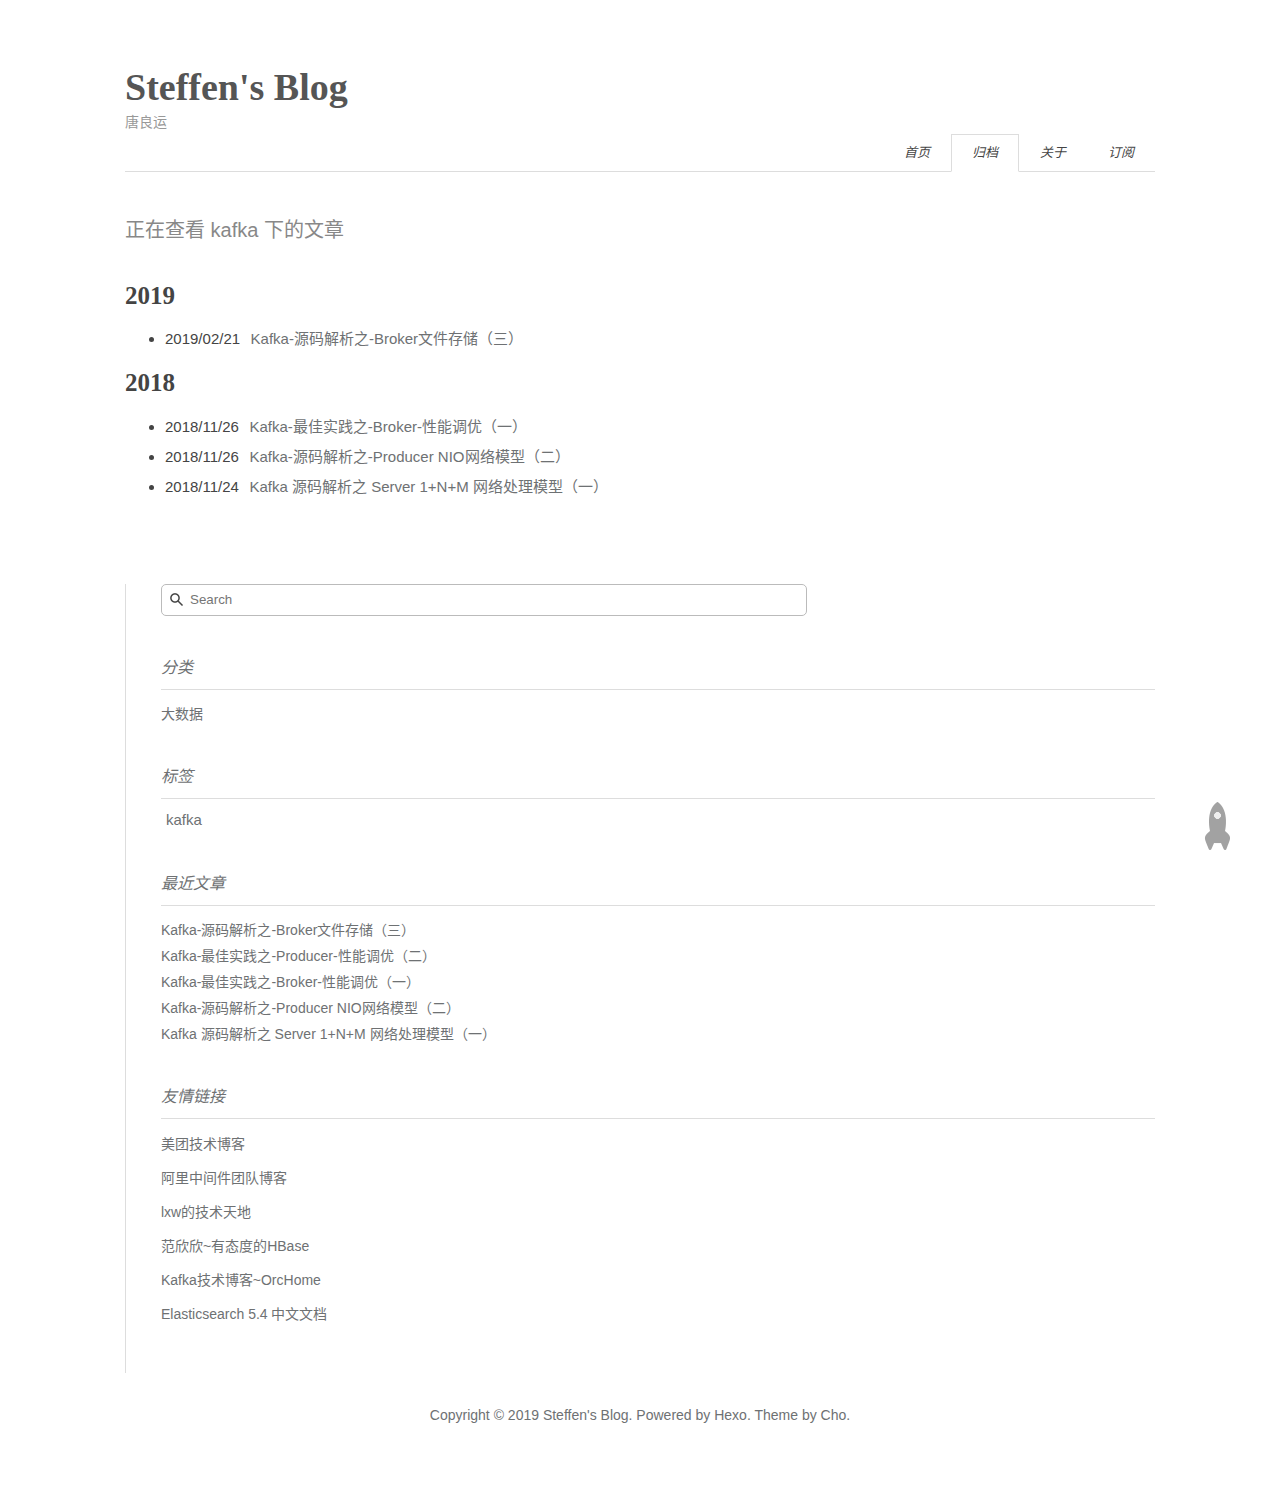
<file: tags/kafka/index.html>
<!DOCTYPE html><html lang="zh-CN"><head><meta name="generator" content="Hexo 3.8.0"><meta http-equiv="content-type" content="text/html; charset=utf-8"><meta content="width=device-width, initial-scale=1.0, maximum-scale=1.0, user-scalable=0" name="viewport"><meta content="yes" name="apple-mobile-web-app-capable"><meta content="black-translucent" name="apple-mobile-web-app-status-bar-style"><meta content="telephone=no" name="format-detection"><meta name="description" content="记录技术路上的点滴"><title>kafka | Steffen's Blog</title><link rel="stylesheet" type="text/css" href="/css/style.css?v=0.0.0"><link rel="stylesheet" type="text/css" href="//lib.baomitu.com/normalize/8.0.1/normalize.min.css"><link rel="stylesheet" type="text/css" href="//lib.baomitu.com/pure/1.0.0/pure-min.css"><link rel="stylesheet" type="text/css" href="//lib.baomitu.com/pure/1.0.0/grids-responsive-min.css"><link rel="stylesheet" href="//lib.baomitu.com/font-awesome/4.7.0/css/font-awesome.min.css"><script type="text/javascript" src="//lib.baomitu.com/jquery/3.3.1/jquery.min.js"></script><link rel="icon" mask="" sizes="any" href="/favicon.ico"><link rel="Shortcut Icon" type="image/x-icon" href="/favicon.ico"><link rel="apple-touch-icon" href="/apple-touch-icon.png"><link rel="apple-touch-icon-precomposed" href="/apple-touch-icon.png"><link rel="alternate" type="application/atom+xml" href="/atom.xml"></head><body><div class="body_container"><div id="header"><div class="site-name"><h1 class="hidden">Steffen's Blog</h1><a id="logo" href="/.">Steffen's Blog</a><p class="description">唐良运</p></div><div id="nav-menu"><a href="/."><i class="fa fa-home"> 首页</i></a><a class="current" href="/archives/"><i class="fa fa-archive"> 归档</i></a><a href="/about/"><i class="fa fa-user"> 关于</i></a><a href="/atom.xml"><i class="fa fa-rss"> 订阅</i></a></div></div><div class="pure-g" id="layout"><div class="pure-u-1 pure-u-md-3-4"><div class="content_container"><h1 class="label-title">正在查看 kafka 下的文章</h1><div class="post"><div class="post-archive"><!--Use lodash to classify posts. See https://lodash.com/docs#groupBy--><h2>2019</h2><ul class="listing"><li><span class="date">2019/02/21</span><a href="/2019/02/21/Kafka-源码解析之-Broker-文件存储（三）/" title="Kafka-源码解析之-Broker文件存储（三）">Kafka-源码解析之-Broker文件存储（三）</a></li></ul><h2>2018</h2><ul class="listing"><li><span class="date">2018/11/26</span><a href="/2018/11/26/Kafka-最佳实践之-Broker-性能调优（一）/" title="Kafka-最佳实践之-Broker-性能调优（一）">Kafka-最佳实践之-Broker-性能调优（一）</a></li><li><span class="date">2018/11/26</span><a href="/2018/11/26/Kafka-源码解析之-Producer-NIO网络模型（二）/" title="Kafka-源码解析之-Producer NIO网络模型（二）">Kafka-源码解析之-Producer NIO网络模型（二）</a></li><li><span class="date">2018/11/24</span><a href="/2018/11/24/Kafka-源码解析之-Server-1-N-M-网络处理模型（一）/" title="Kafka 源码解析之 Server 1+N+M 网络处理模型（一）">Kafka 源码解析之 Server 1+N+M 网络处理模型（一）</a></li></ul></div></div></div></div><div class="pure-u-1-4 hidden_mid_and_down"><div id="sidebar"><div class="widget"><form class="search-form" action="//www.baidu.com/baidu" method="get" accept-charset="utf-8" target="_blank"><input type="search" name="word" maxlength="20" placeholder="Search"><input type="hidden" name="si" value="http://yoursite.com"><input name="tn" type="hidden" value="bds"><input name="cl" type="hidden" value="3"><input name="ct" type="hidden" value="2097152"><input name="s" type="hidden" value="on"></form></div><div class="widget"><div class="widget-title"><i class="fa fa-folder-o"> 分类</i></div><ul class="category-list"><li class="category-list-item"><a class="category-list-link" href="/categories/大数据/">大数据</a></li></ul></div><div class="widget"><div class="widget-title"><i class="fa fa-star-o"> 标签</i></div><div class="tagcloud"><a href="/tags/kafka/" style="font-size: 15px;">kafka</a></div></div><div class="widget"><div class="widget-title"><i class="fa fa-file-o"> 最近文章</i></div><ul class="post-list"><li class="post-list-item"><a class="post-list-link" href="/2019/02/21/Kafka-源码解析之-Broker-文件存储（三）/">Kafka-源码解析之-Broker文件存储（三）</a></li><li class="post-list-item"><a class="post-list-link" href="/2018/11/26/Kafka-最佳实践之-Producer-性能调优（二）/">Kafka-最佳实践之-Producer-性能调优（二）</a></li><li class="post-list-item"><a class="post-list-link" href="/2018/11/26/Kafka-最佳实践之-Broker-性能调优（一）/">Kafka-最佳实践之-Broker-性能调优（一）</a></li><li class="post-list-item"><a class="post-list-link" href="/2018/11/26/Kafka-源码解析之-Producer-NIO网络模型（二）/">Kafka-源码解析之-Producer NIO网络模型（二）</a></li><li class="post-list-item"><a class="post-list-link" href="/2018/11/24/Kafka-源码解析之-Server-1-N-M-网络处理模型（一）/">Kafka 源码解析之 Server 1+N+M 网络处理模型（一）</a></li></ul></div><div class="widget"><div class="widget-title"><i class="fa fa-external-link"> 友情链接</i></div><ul></ul><a href="https://tech.meituan.com/" title="美团技术博客" target="_blank">美团技术博客</a><ul></ul><a href="http://jm.taobao.org/categories/" title="阿里中间件团队博客" target="_blank">阿里中间件团队博客</a><ul></ul><a href="http://lxw1234.com/" title="lxw的技术天地" target="_blank">lxw的技术天地</a><ul></ul><a href="http://hbasefly.com/" title="范欣欣~有态度的HBase" target="_blank">范欣欣~有态度的HBase</a><ul></ul><a href="http://orchome.com" title="Kafka技术博客~OrcHome" target="_blank">Kafka技术博客~OrcHome</a><ul></ul><a href="http://cwiki.apachecn.org/pages/viewpage.action?pageId=4260364" title="Elasticsearch 5.4 中文文档" target="_blank">Elasticsearch 5.4 中文文档</a></div></div></div><div class="pure-u-1 pure-u-md-3-4"><div id="footer">Copyright © 2019 <a href="/." rel="nofollow">Steffen's Blog.</a> Powered by<a rel="nofollow" target="_blank" href="https://hexo.io"> Hexo.</a><a rel="nofollow" target="_blank" href="https://github.com/tufu9441/maupassant-hexo"> Theme</a> by<a rel="nofollow" target="_blank" href="https://github.com/pagecho"> Cho.</a></div></div></div><a class="show" id="rocket" href="#top"></a><script type="text/javascript" src="/js/totop.js?v=0.0.0" async></script><script type="text/javascript" src="//lib.baomitu.com/fancybox/3.5.2/jquery.fancybox.min.js" async></script><script type="text/javascript" src="/js/fancybox.js?v=0.0.0" async></script><link rel="stylesheet" type="text/css" href="//lib.baomitu.com/fancybox/3.5.2/jquery.fancybox.min.css"><script type="text/javascript" src="/js/codeblock-resizer.js?v=0.0.0"></script><script type="text/javascript" src="/js/smartresize.js?v=0.0.0"></script></div></body></html>
</file>
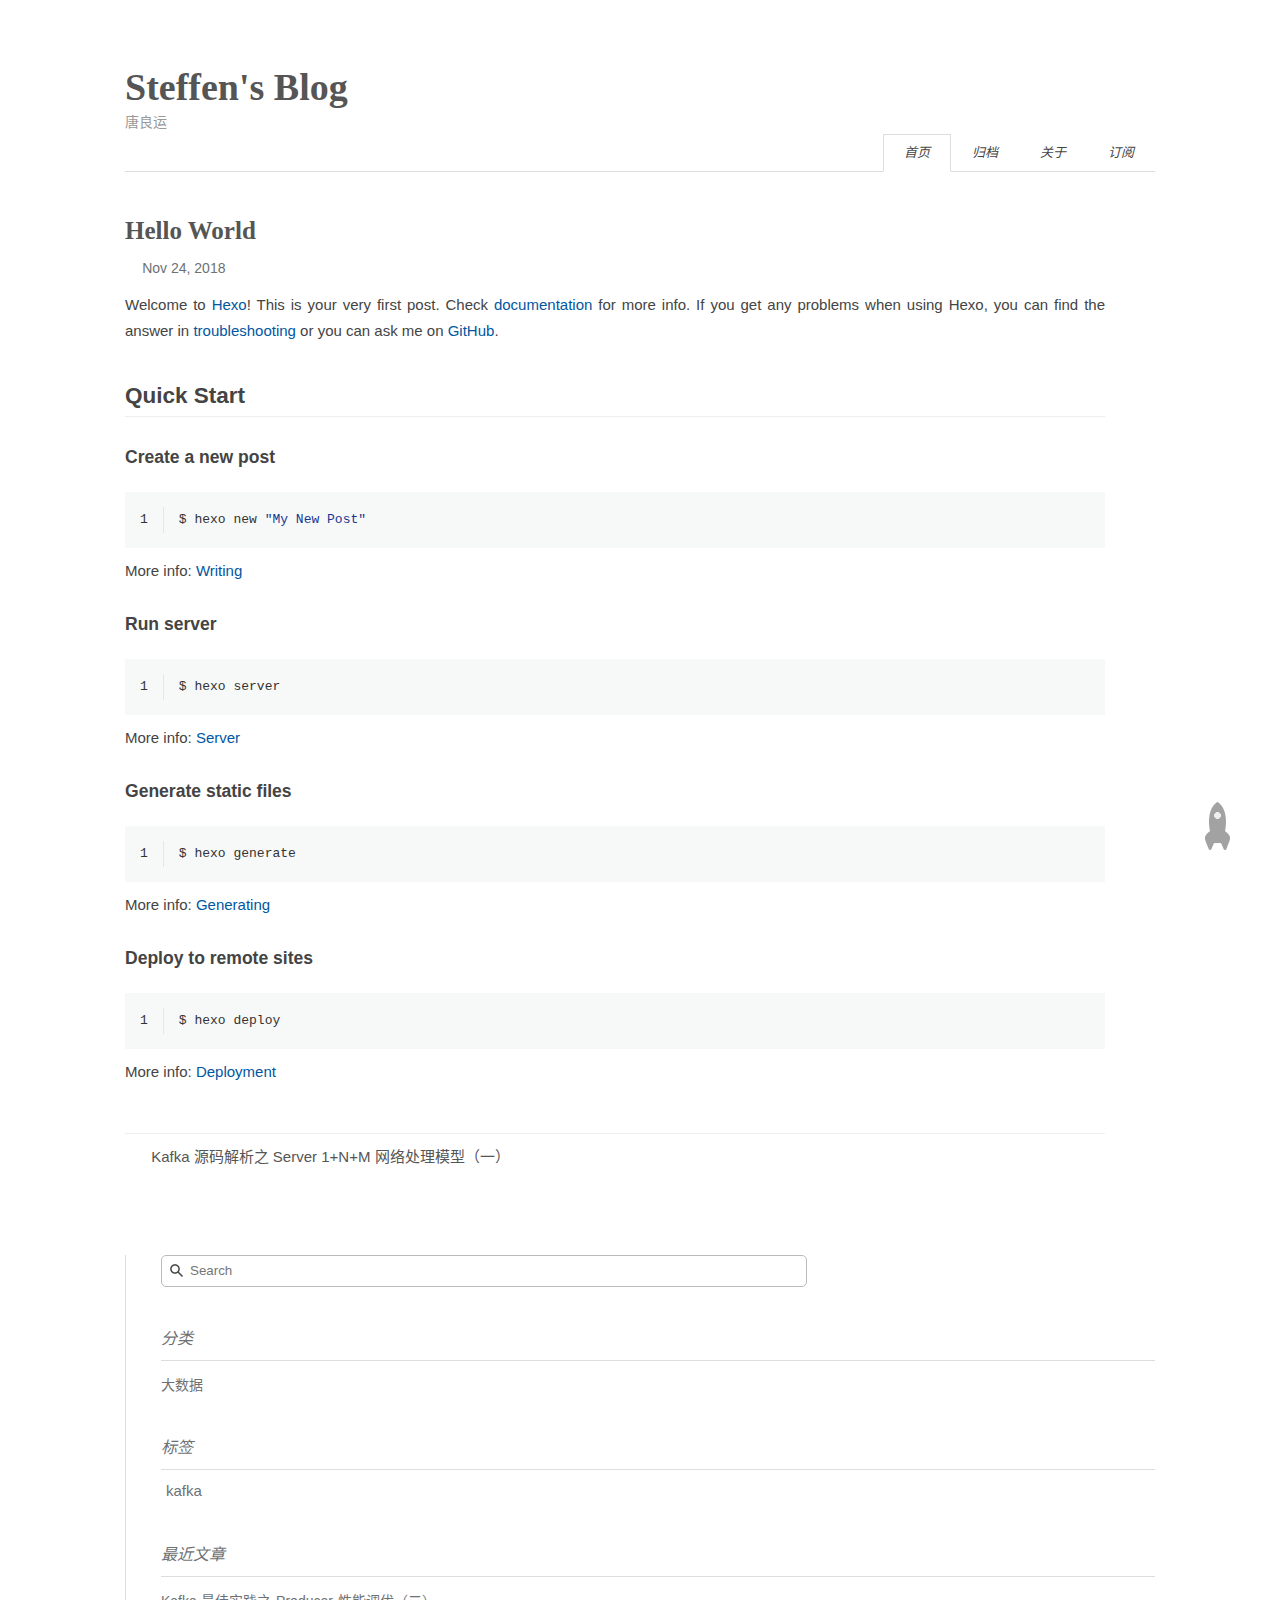
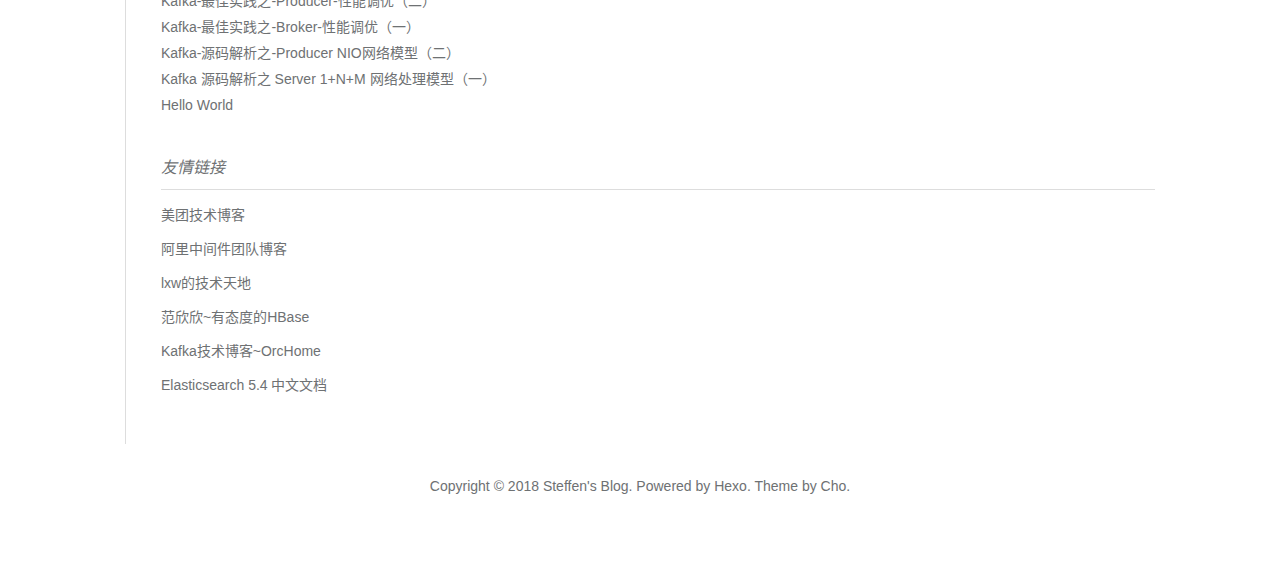
<file: 2018/11/24/hello-world/index.html>
<!DOCTYPE html><html lang="zh-CN"><head><meta name="generator" content="Hexo 3.8.0"><meta http-equiv="content-type" content="text/html; charset=utf-8"><meta content="width=device-width, initial-scale=1.0, maximum-scale=1.0, user-scalable=0" name="viewport"><meta content="yes" name="apple-mobile-web-app-capable"><meta content="black-translucent" name="apple-mobile-web-app-status-bar-style"><meta content="telephone=no" name="format-detection"><meta name="description" content="记录技术路上的点滴"><title>Hello World | Steffen's Blog</title><link rel="stylesheet" type="text/css" href="/css/style.css?v=0.0.0"><link rel="stylesheet" type="text/css" href="//lib.baomitu.com/normalize/8.0.1/normalize.min.css"><link rel="stylesheet" type="text/css" href="//lib.baomitu.com/pure/1.0.0/pure-min.css"><link rel="stylesheet" type="text/css" href="//lib.baomitu.com/pure/1.0.0/grids-responsive-min.css"><link rel="stylesheet" href="//lib.baomitu.com/font-awesome/4.7.0/css/font-awesome.min.css"><script type="text/javascript" src="//lib.baomitu.com/jquery/3.3.1/jquery.min.js"></script><link rel="icon" mask="" sizes="any" href="/favicon.ico"><link rel="Shortcut Icon" type="image/x-icon" href="/favicon.ico"><link rel="apple-touch-icon" href="/apple-touch-icon.png"><link rel="apple-touch-icon-precomposed" href="/apple-touch-icon.png"><link rel="alternate" type="application/atom+xml" href="/atom.xml"></head><body><div class="body_container"><div id="header"><div class="site-name"><h1 class="hidden">Hello World</h1><a id="logo" href="/.">Steffen's Blog</a><p class="description">唐良运</p></div><div id="nav-menu"><a class="current" href="/."><i class="fa fa-home"> 首页</i></a><a href="/archives/"><i class="fa fa-archive"> 归档</i></a><a href="/about/"><i class="fa fa-user"> 关于</i></a><a href="/atom.xml"><i class="fa fa-rss"> 订阅</i></a></div></div><div class="pure-g" id="layout"><div class="pure-u-1 pure-u-md-3-4"><div class="content_container"><div class="post"><h1 class="post-title">Hello World</h1><div class="post-meta">Nov 24, 2018</div><div class="post-content"><p>Welcome to <a href="https://hexo.io/" target="_blank" rel="noopener">Hexo</a>! This is your very first post. Check <a href="https://hexo.io/docs/" target="_blank" rel="noopener">documentation</a> for more info. If you get any problems when using Hexo, you can find the answer in <a href="https://hexo.io/docs/troubleshooting.html" target="_blank" rel="noopener">troubleshooting</a> or you can ask me on <a href="https://github.com/hexojs/hexo/issues" target="_blank" rel="noopener">GitHub</a>.</p>
<h2 id="Quick-Start"><a href="#Quick-Start" class="headerlink" title="Quick Start"></a>Quick Start</h2><h3 id="Create-a-new-post"><a href="#Create-a-new-post" class="headerlink" title="Create a new post"></a>Create a new post</h3><figure class="highlight bash"><table><tr><td class="gutter"><pre><span class="line">1</span><br></pre></td><td class="code"><pre><span class="line">$ hexo new <span class="string">"My New Post"</span></span><br></pre></td></tr></table></figure>
<p>More info: <a href="https://hexo.io/docs/writing.html" target="_blank" rel="noopener">Writing</a></p>
<h3 id="Run-server"><a href="#Run-server" class="headerlink" title="Run server"></a>Run server</h3><figure class="highlight bash"><table><tr><td class="gutter"><pre><span class="line">1</span><br></pre></td><td class="code"><pre><span class="line">$ hexo server</span><br></pre></td></tr></table></figure>
<p>More info: <a href="https://hexo.io/docs/server.html" target="_blank" rel="noopener">Server</a></p>
<h3 id="Generate-static-files"><a href="#Generate-static-files" class="headerlink" title="Generate static files"></a>Generate static files</h3><figure class="highlight bash"><table><tr><td class="gutter"><pre><span class="line">1</span><br></pre></td><td class="code"><pre><span class="line">$ hexo generate</span><br></pre></td></tr></table></figure>
<p>More info: <a href="https://hexo.io/docs/generating.html" target="_blank" rel="noopener">Generating</a></p>
<h3 id="Deploy-to-remote-sites"><a href="#Deploy-to-remote-sites" class="headerlink" title="Deploy to remote sites"></a>Deploy to remote sites</h3><figure class="highlight bash"><table><tr><td class="gutter"><pre><span class="line">1</span><br></pre></td><td class="code"><pre><span class="line">$ hexo deploy</span><br></pre></td></tr></table></figure>
<p>More info: <a href="https://hexo.io/docs/deployment.html" target="_blank" rel="noopener">Deployment</a></p>
</div><div class="tags"></div><div class="post-nav"><a class="pre" href="/2018/11/24/Kafka-源码解析之-Server-1-N-M-网络处理模型（一）/">Kafka 源码解析之 Server 1+N+M 网络处理模型（一）</a></div></div></div></div><div class="pure-u-1-4 hidden_mid_and_down"><div id="sidebar"><div class="widget"><form class="search-form" action="//www.baidu.com/baidu" method="get" accept-charset="utf-8" target="_blank"><input type="search" name="word" maxlength="20" placeholder="Search"><input type="hidden" name="si" value="http://yoursite.com"><input name="tn" type="hidden" value="bds"><input name="cl" type="hidden" value="3"><input name="ct" type="hidden" value="2097152"><input name="s" type="hidden" value="on"></form></div><div class="widget"><div class="widget-title"><i class="fa fa-folder-o"> 分类</i></div><ul class="category-list"><li class="category-list-item"><a class="category-list-link" href="/categories/大数据/">大数据</a></li></ul></div><div class="widget"><div class="widget-title"><i class="fa fa-star-o"> 标签</i></div><div class="tagcloud"><a href="/tags/kafka/" style="font-size: 15px;">kafka</a></div></div><div class="widget"><div class="widget-title"><i class="fa fa-file-o"> 最近文章</i></div><ul class="post-list"><li class="post-list-item"><a class="post-list-link" href="/2018/11/26/Kafka-最佳实践之-Producer-性能调优（二）/">Kafka-最佳实践之-Producer-性能调优（二）</a></li><li class="post-list-item"><a class="post-list-link" href="/2018/11/26/Kafka-最佳实践之-Broker-性能调优（一）/">Kafka-最佳实践之-Broker-性能调优（一）</a></li><li class="post-list-item"><a class="post-list-link" href="/2018/11/26/Kafka-源码解析之-Producer-NIO网络模型（二）/">Kafka-源码解析之-Producer NIO网络模型（二）</a></li><li class="post-list-item"><a class="post-list-link" href="/2018/11/24/Kafka-源码解析之-Server-1-N-M-网络处理模型（一）/">Kafka 源码解析之 Server 1+N+M 网络处理模型（一）</a></li><li class="post-list-item"><a class="post-list-link" href="/2018/11/24/hello-world/">Hello World</a></li></ul></div><div class="widget"><div class="widget-title"><i class="fa fa-external-link"> 友情链接</i></div><ul></ul><a href="https://tech.meituan.com/" title="美团技术博客" target="_blank">美团技术博客</a><ul></ul><a href="http://jm.taobao.org/categories/" title="阿里中间件团队博客" target="_blank">阿里中间件团队博客</a><ul></ul><a href="http://lxw1234.com/" title="lxw的技术天地" target="_blank">lxw的技术天地</a><ul></ul><a href="http://hbasefly.com/" title="范欣欣~有态度的HBase" target="_blank">范欣欣~有态度的HBase</a><ul></ul><a href="http://orchome.com" title="Kafka技术博客~OrcHome" target="_blank">Kafka技术博客~OrcHome</a><ul></ul><a href="http://cwiki.apachecn.org/pages/viewpage.action?pageId=4260364" title="Elasticsearch 5.4 中文文档" target="_blank">Elasticsearch 5.4 中文文档</a></div></div></div><div class="pure-u-1 pure-u-md-3-4"><div id="footer">Copyright © 2018 <a href="/." rel="nofollow">Steffen's Blog.</a> Powered by<a rel="nofollow" target="_blank" href="https://hexo.io"> Hexo.</a><a rel="nofollow" target="_blank" href="https://github.com/tufu9441/maupassant-hexo"> Theme</a> by<a rel="nofollow" target="_blank" href="https://github.com/pagecho"> Cho.</a></div></div></div><a class="show" id="rocket" href="#top"></a><script type="text/javascript" src="/js/totop.js?v=0.0.0" async></script><script type="text/javascript" src="//lib.baomitu.com/fancybox/3.5.2/jquery.fancybox.min.js" async></script><script type="text/javascript" src="/js/fancybox.js?v=0.0.0" async></script><link rel="stylesheet" type="text/css" href="//lib.baomitu.com/fancybox/3.5.2/jquery.fancybox.min.css"><script type="text/javascript" src="/js/codeblock-resizer.js?v=0.0.0"></script><script type="text/javascript" src="/js/smartresize.js?v=0.0.0"></script></div></body></html>
</file>
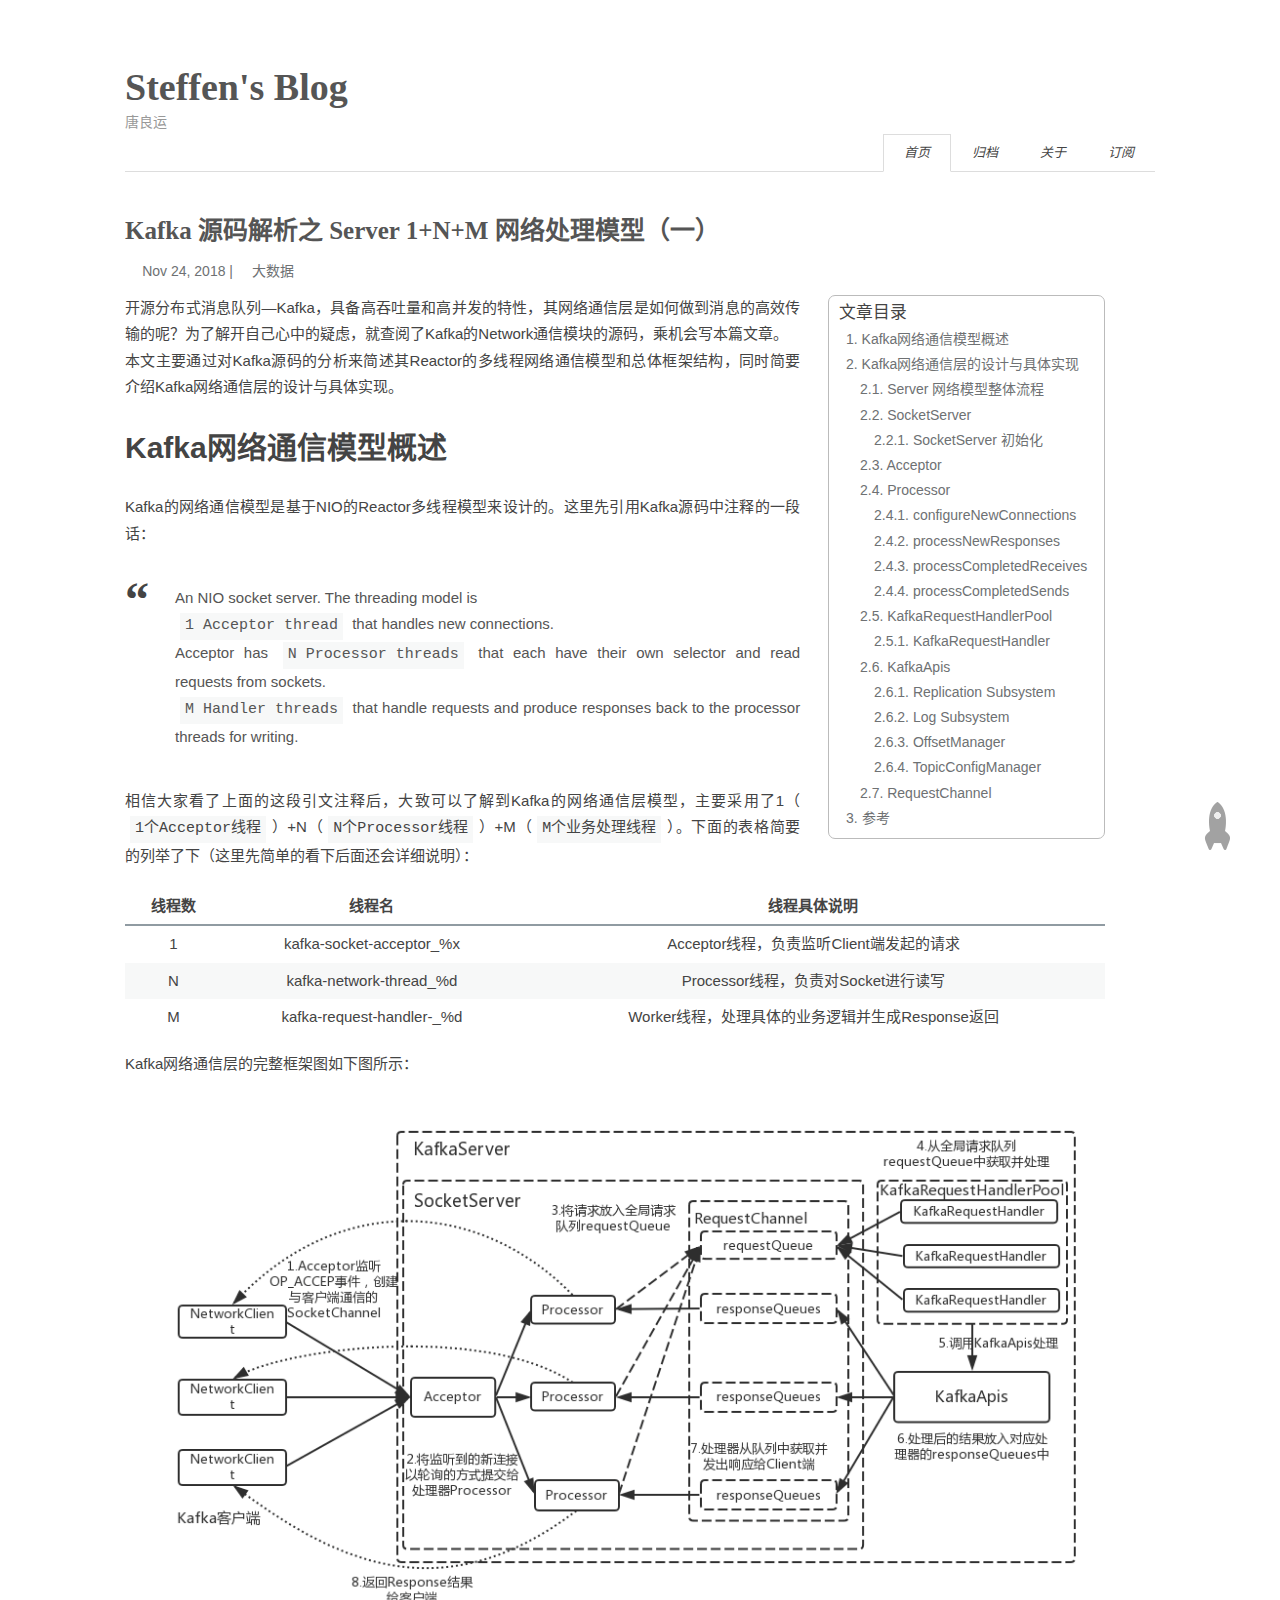
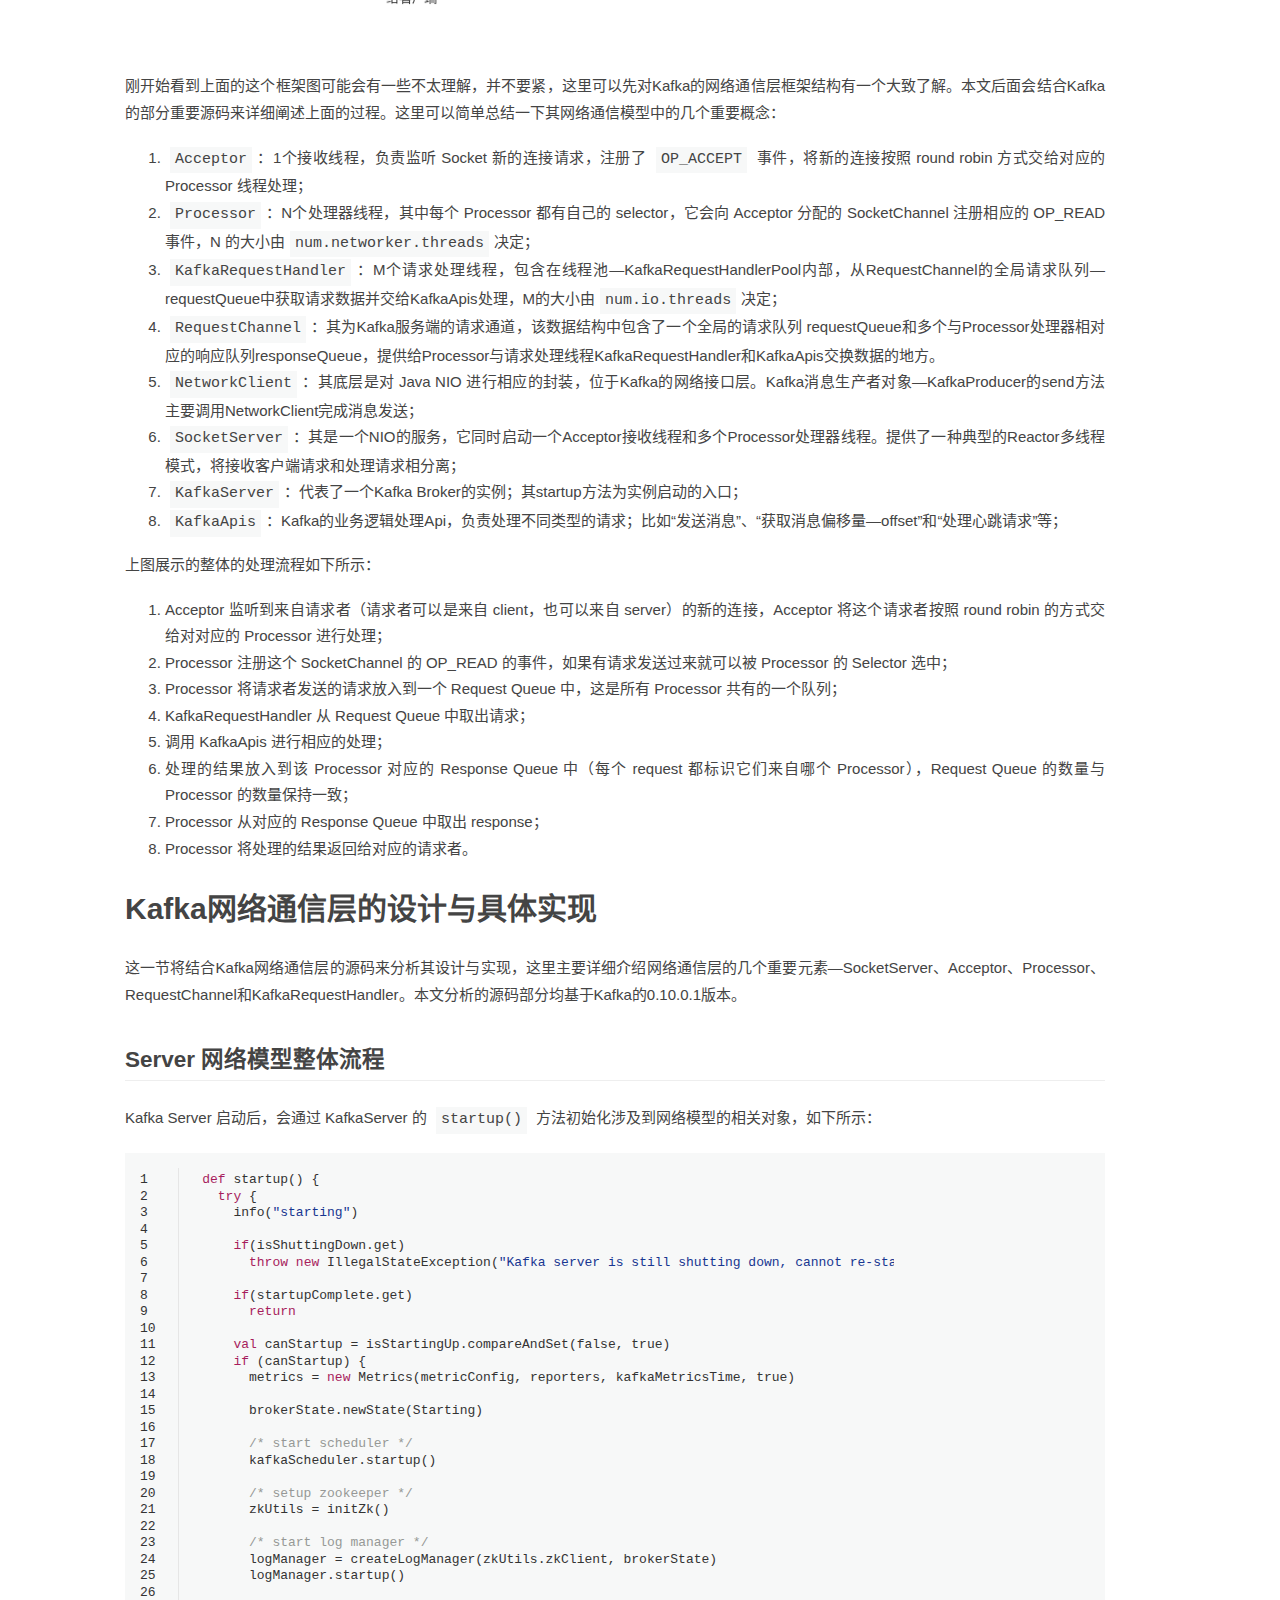
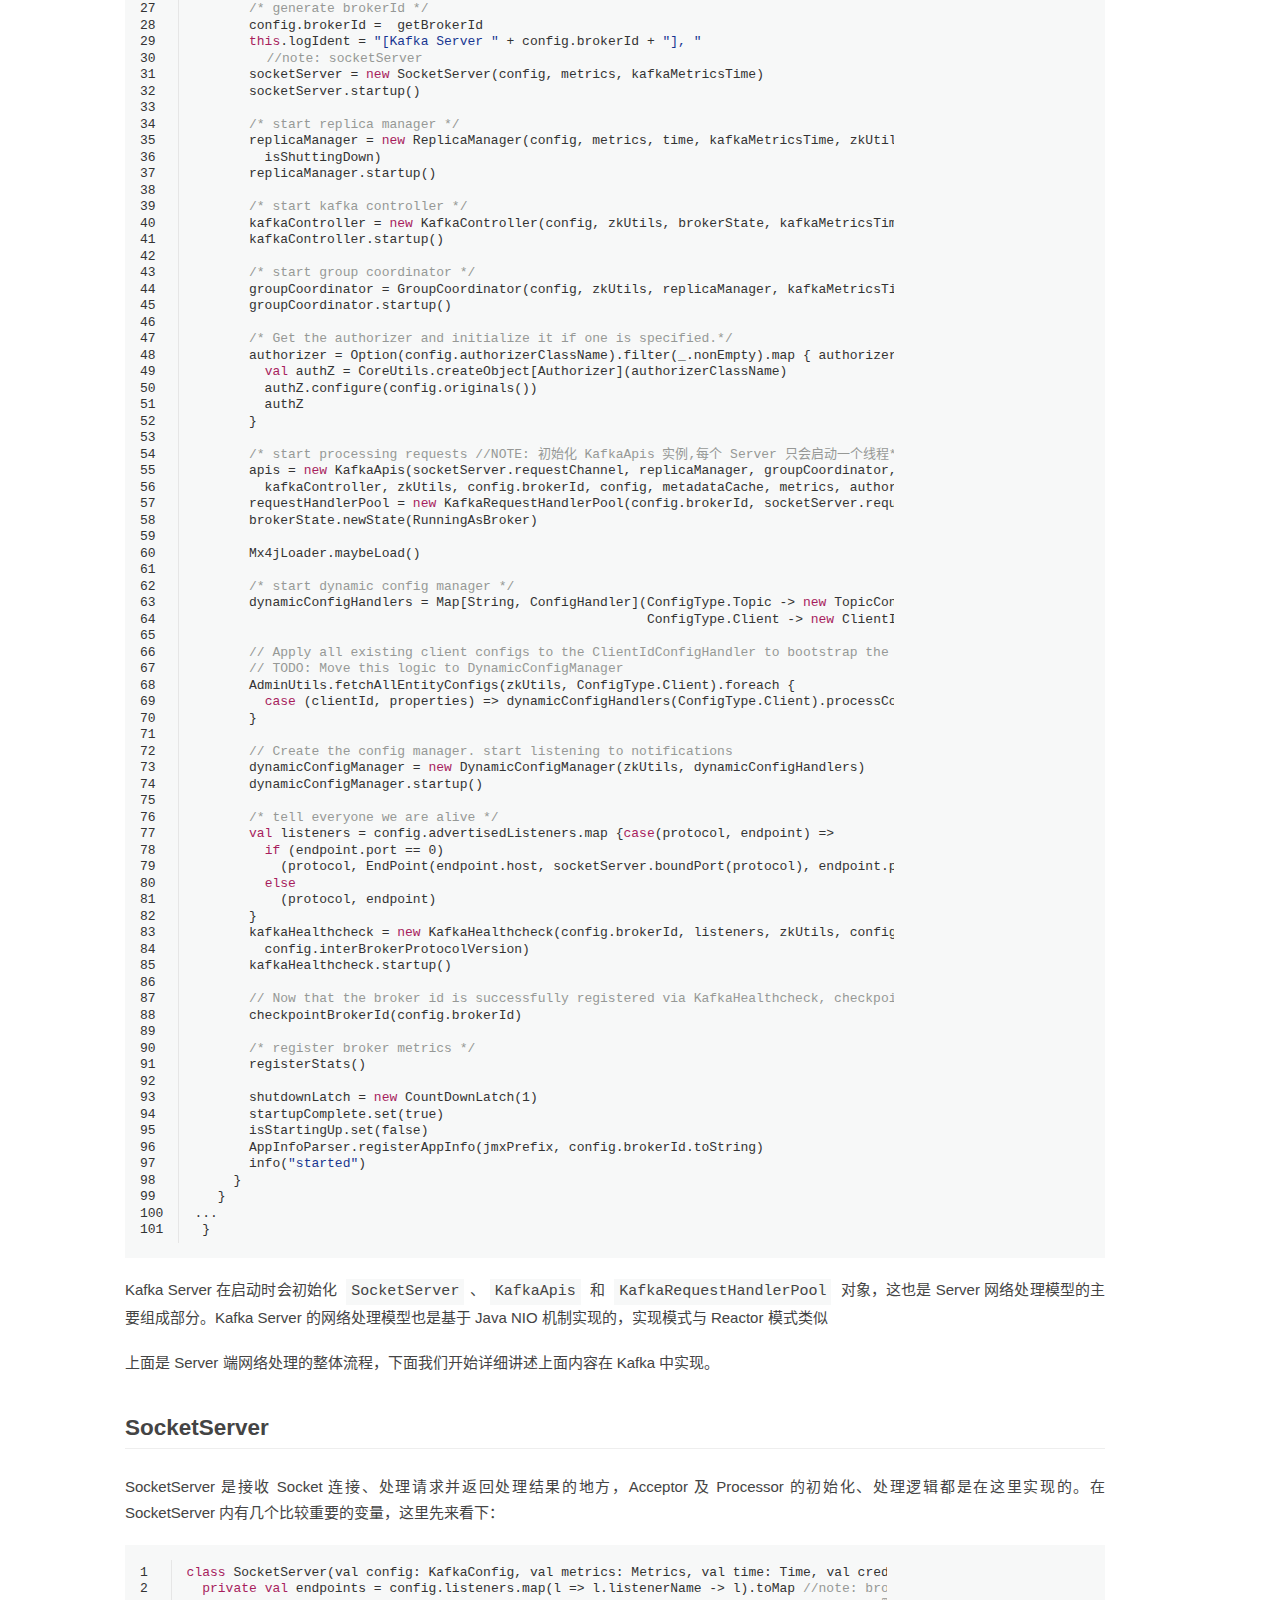
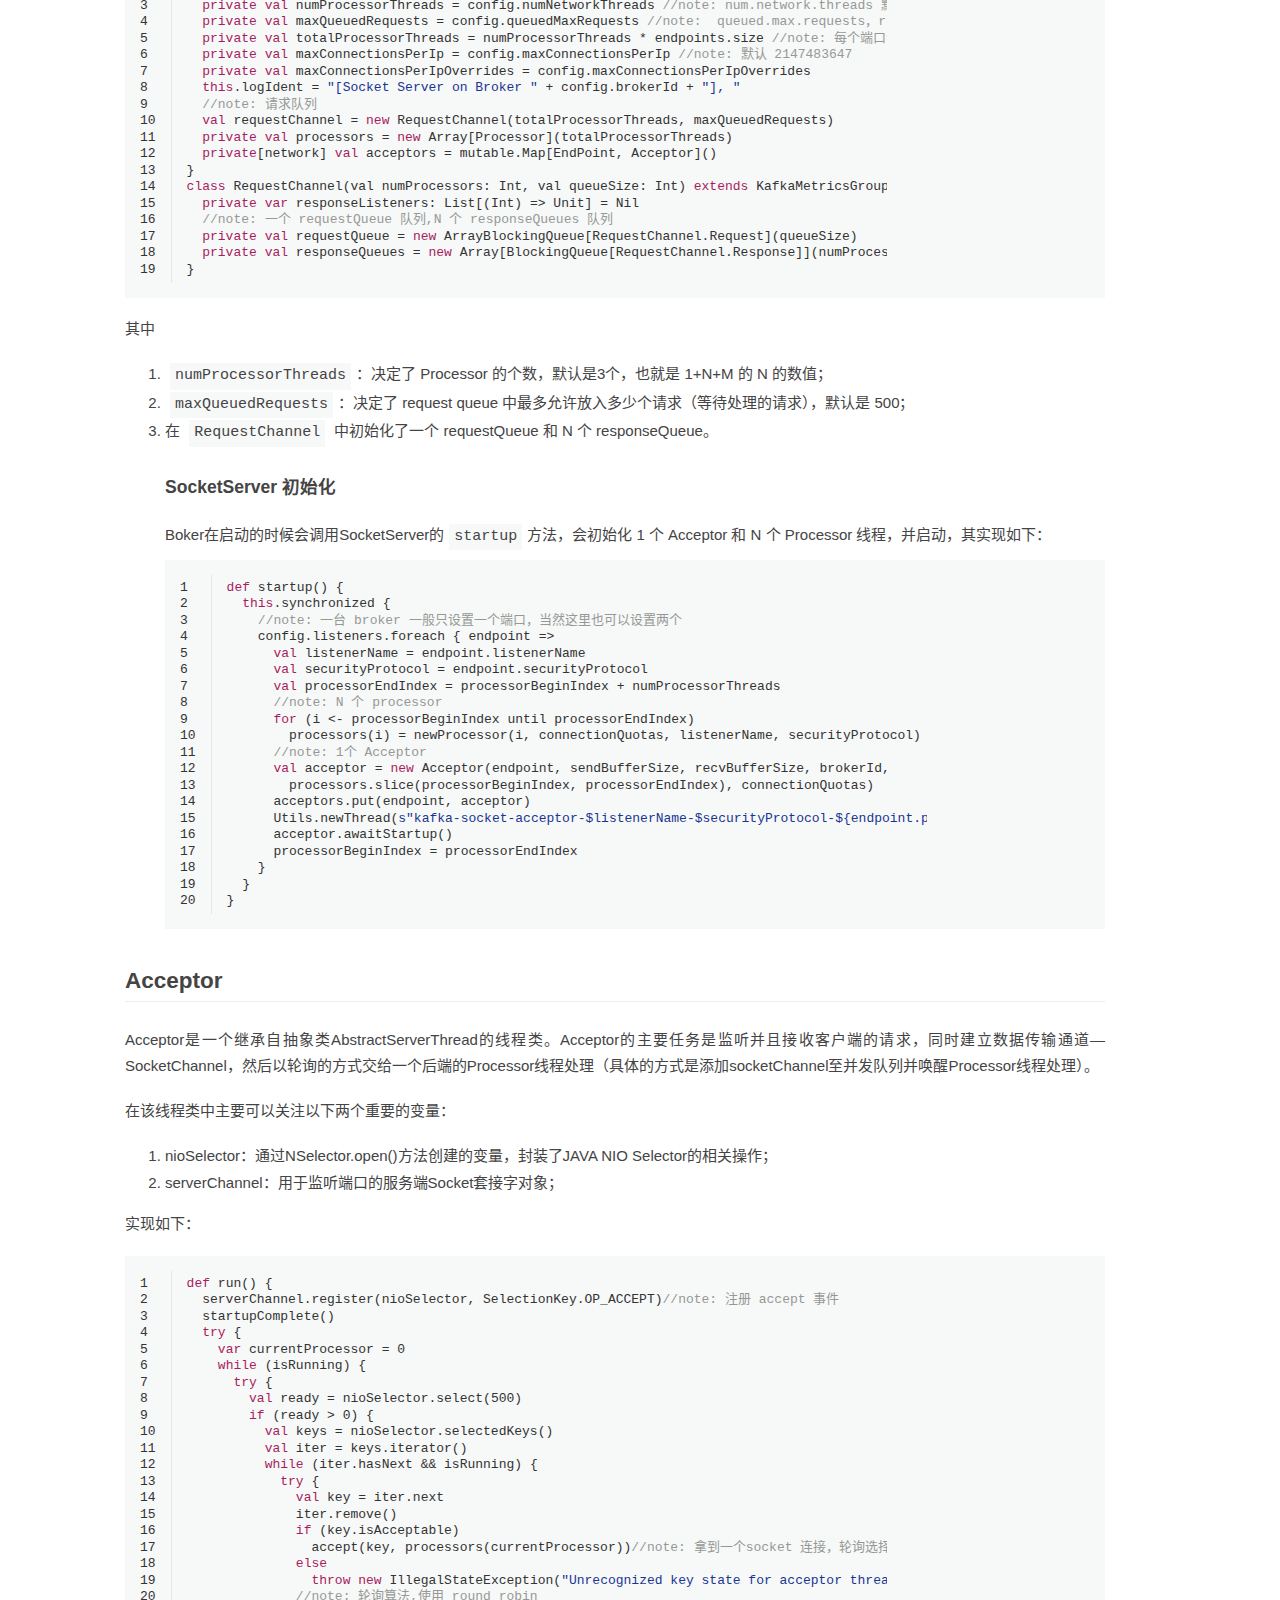
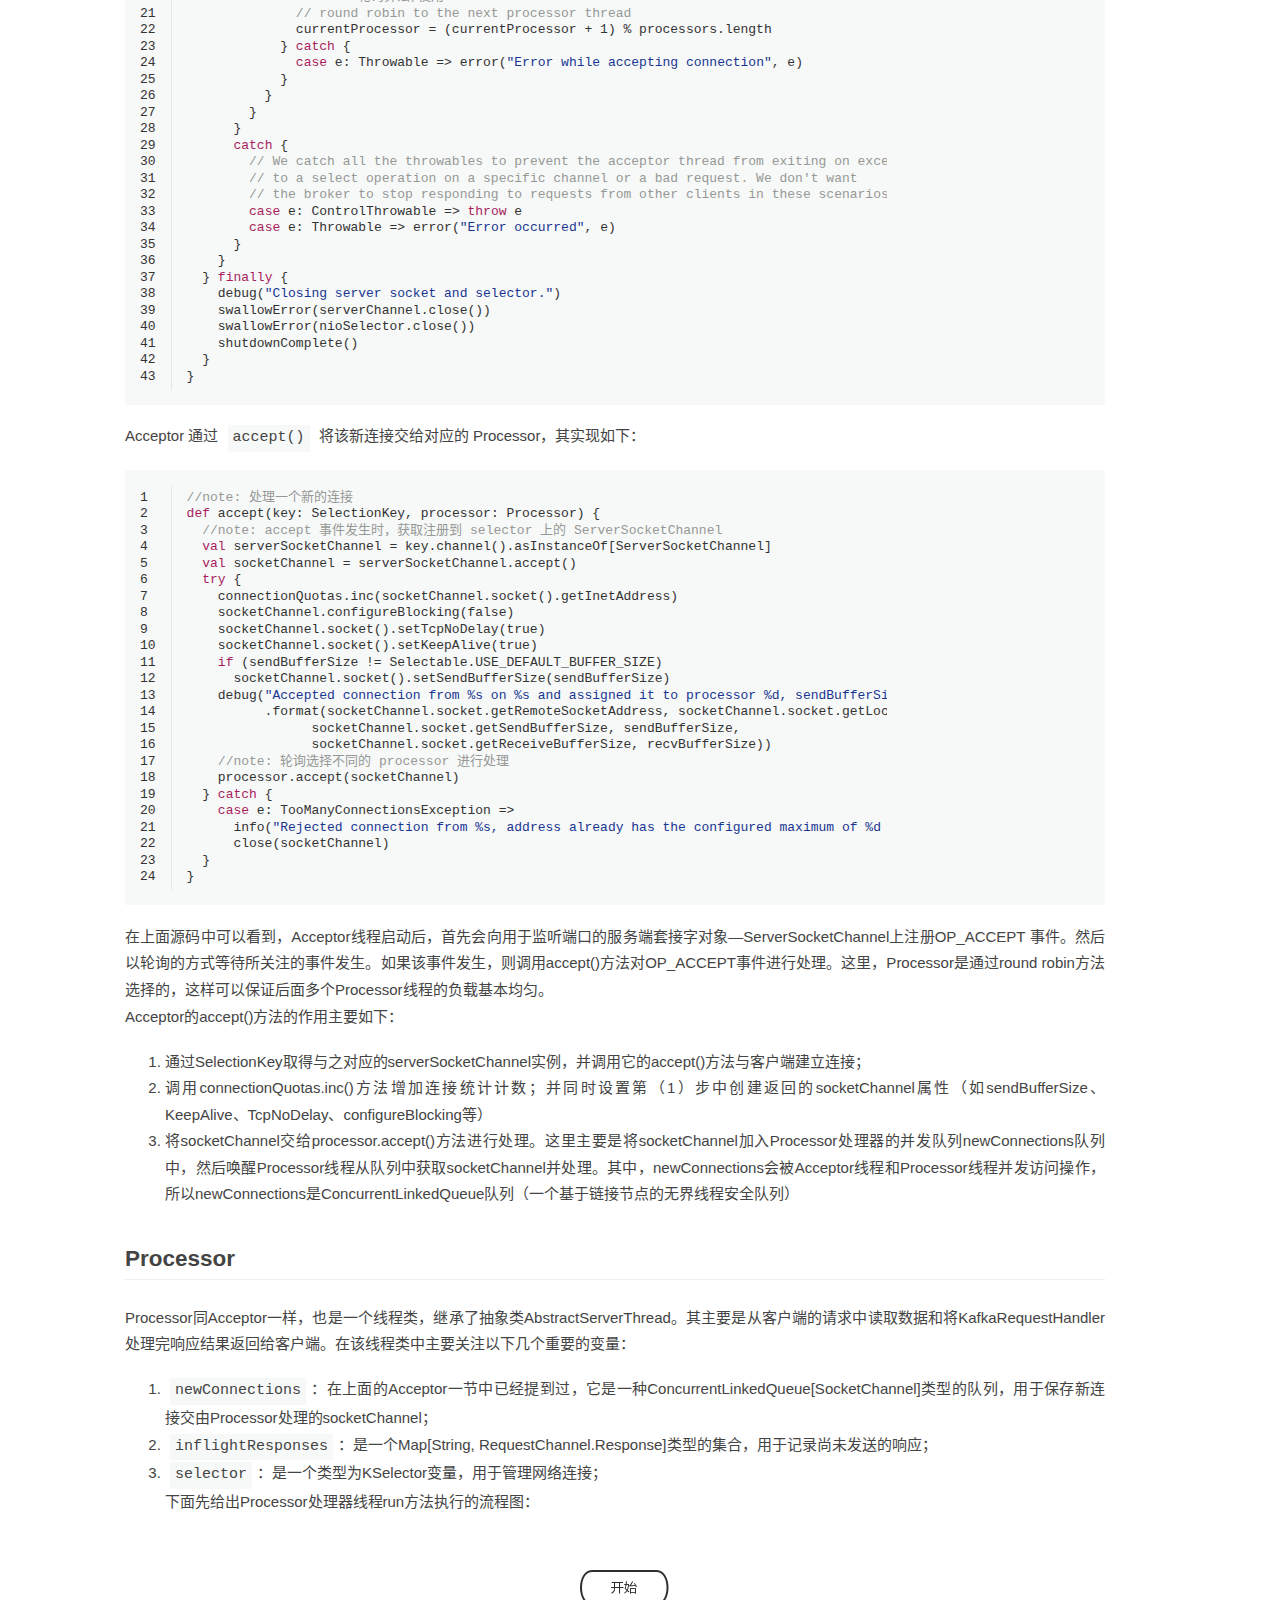
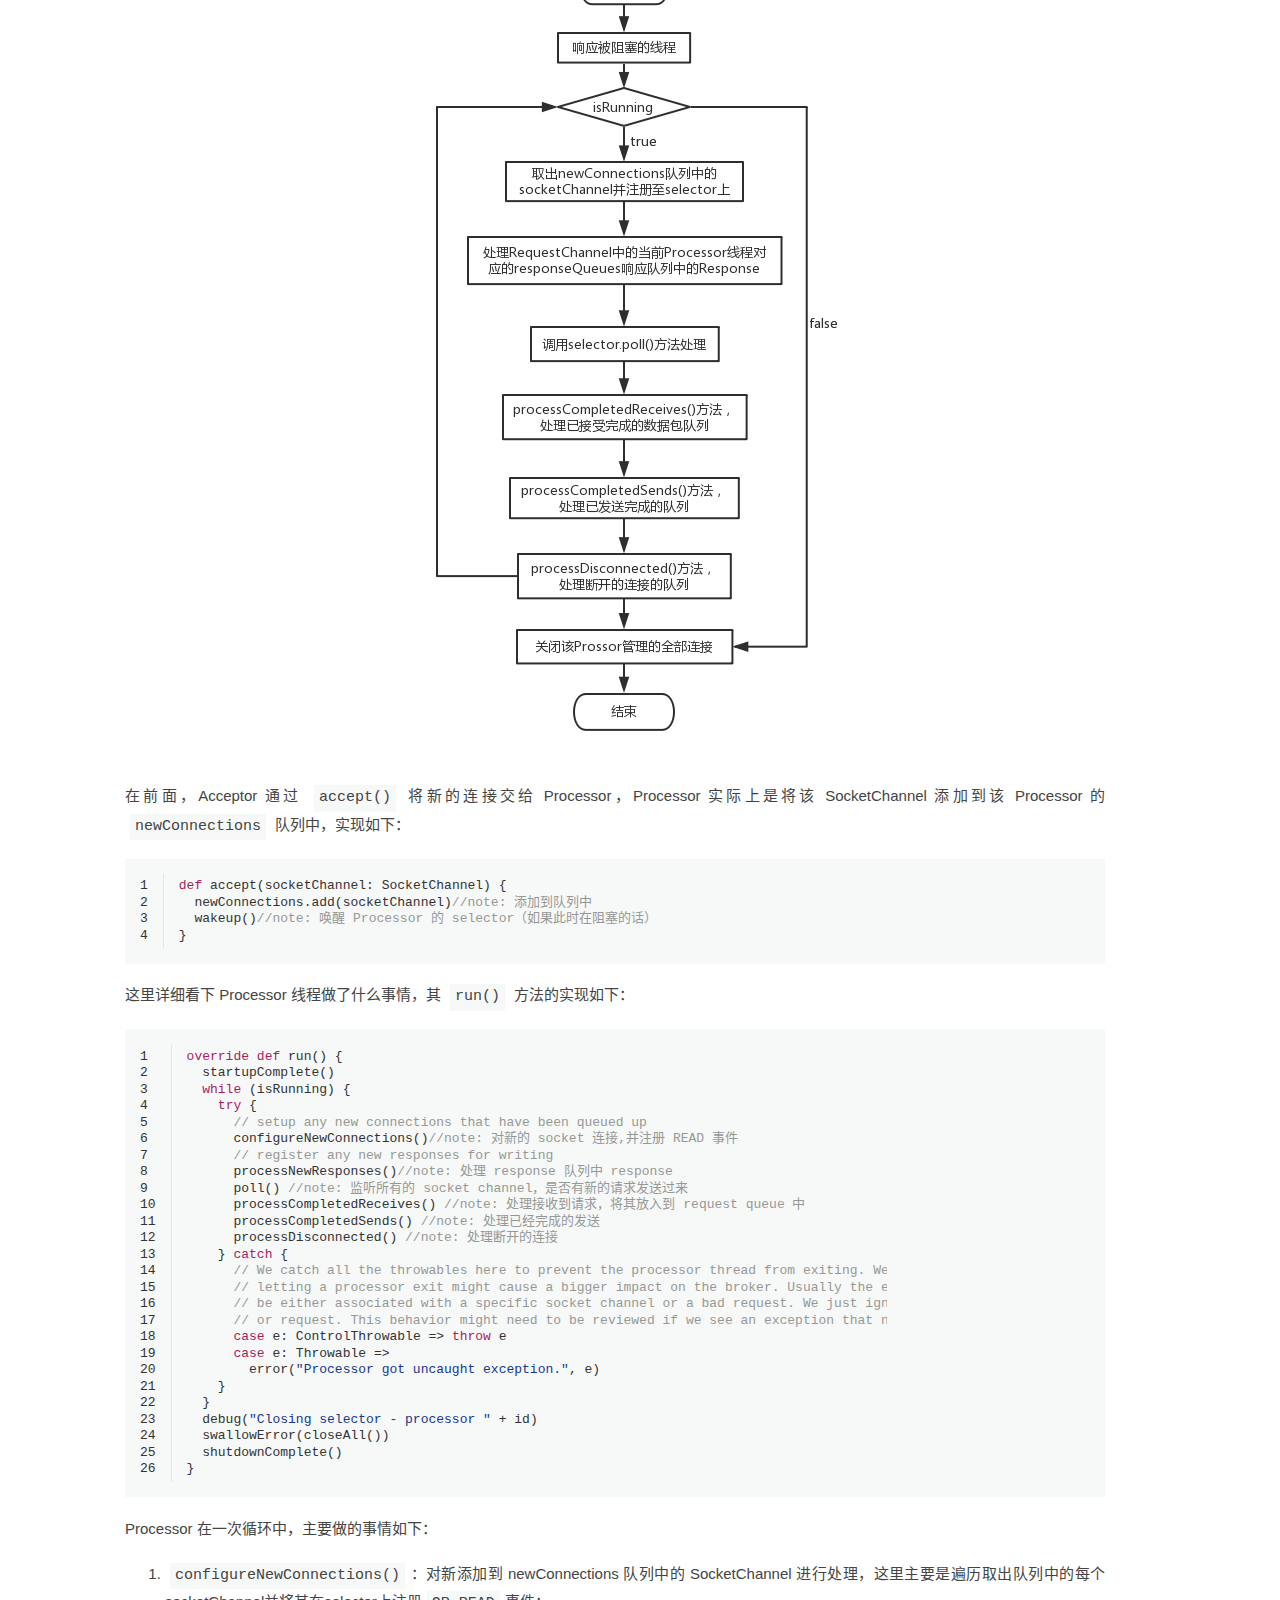
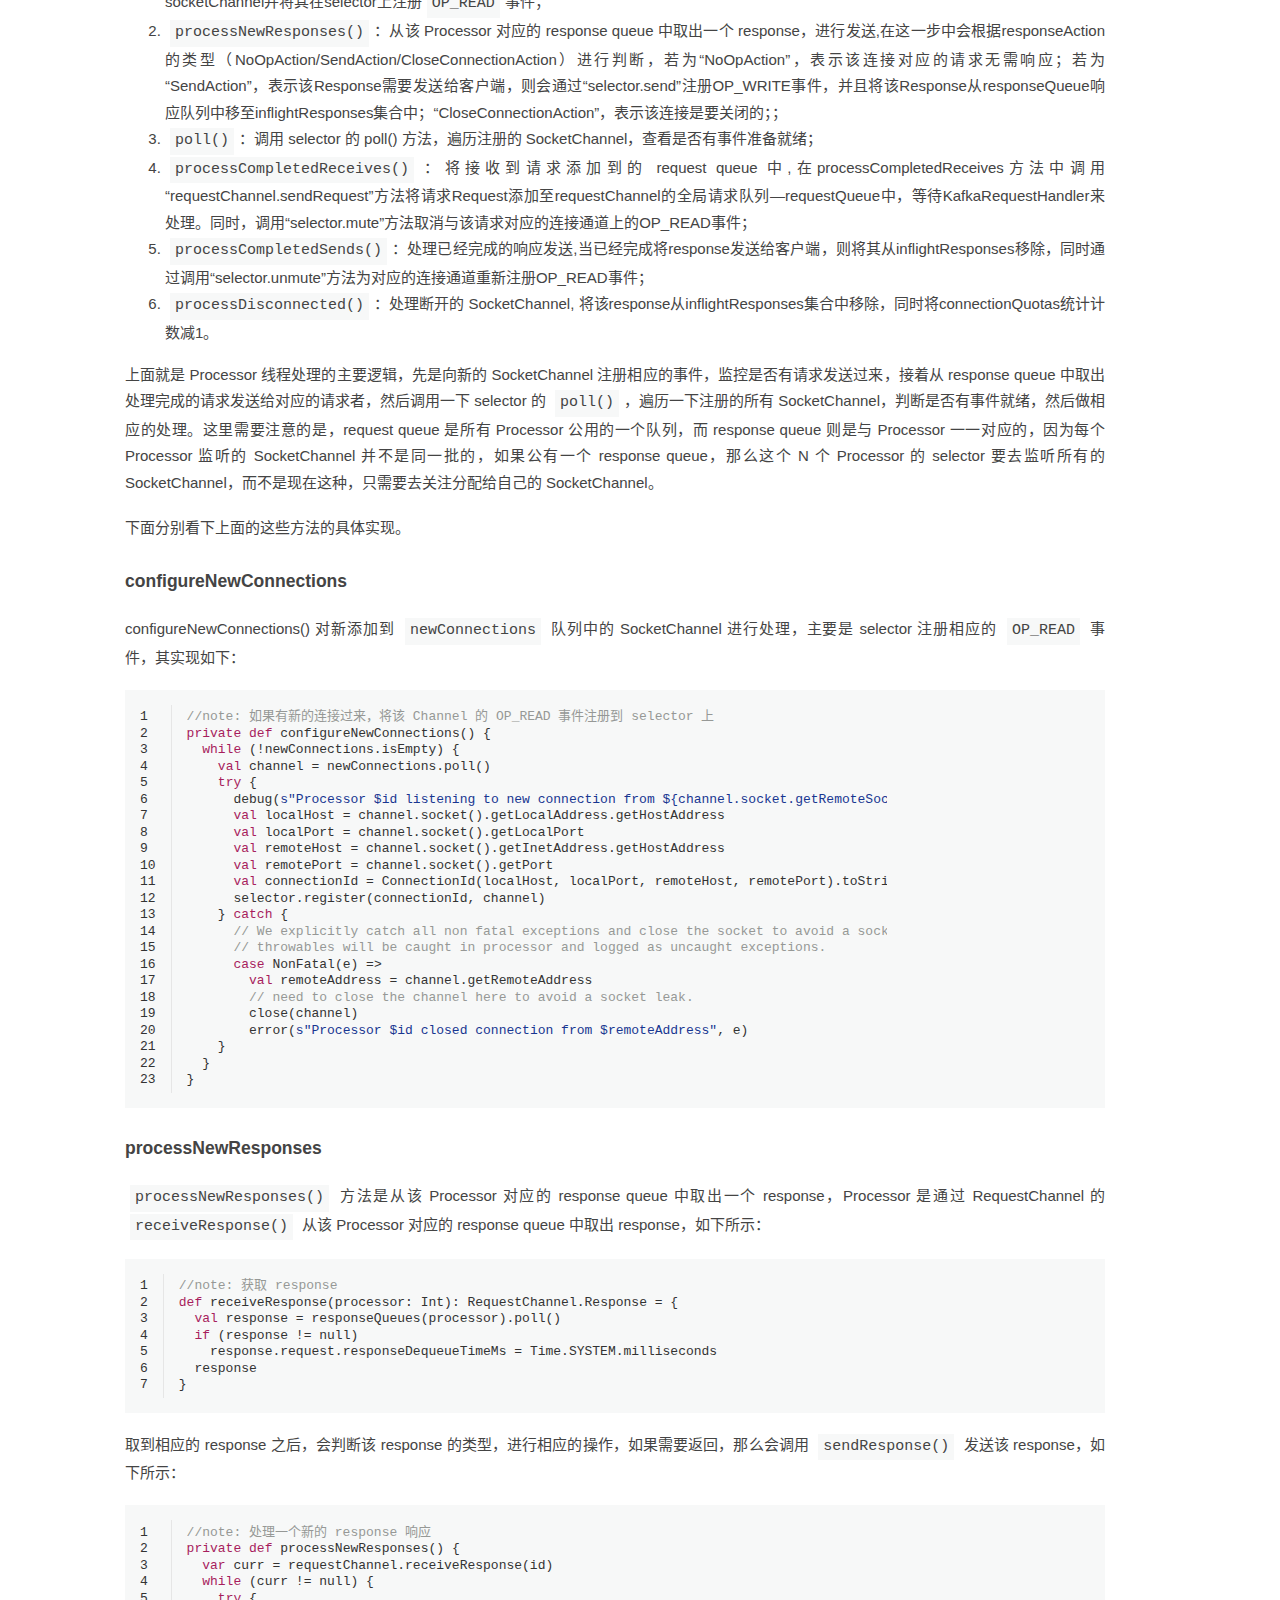
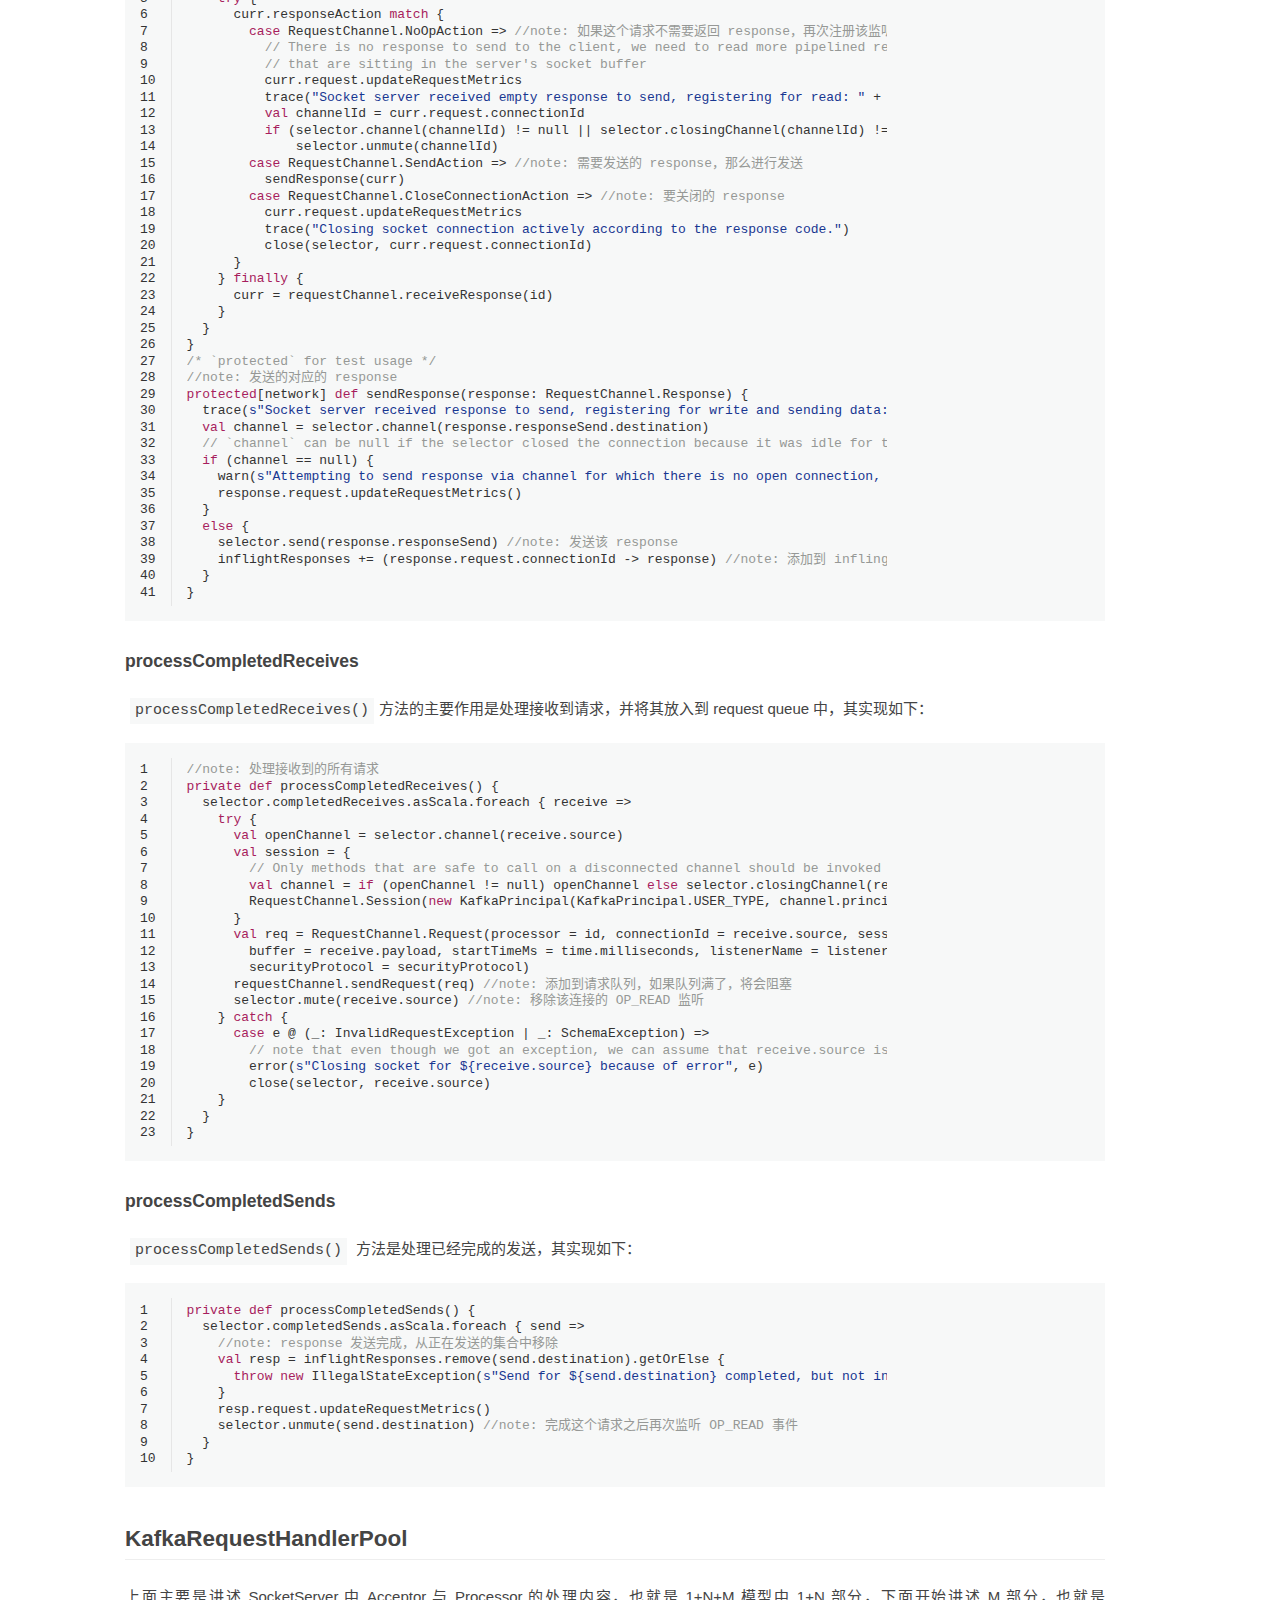
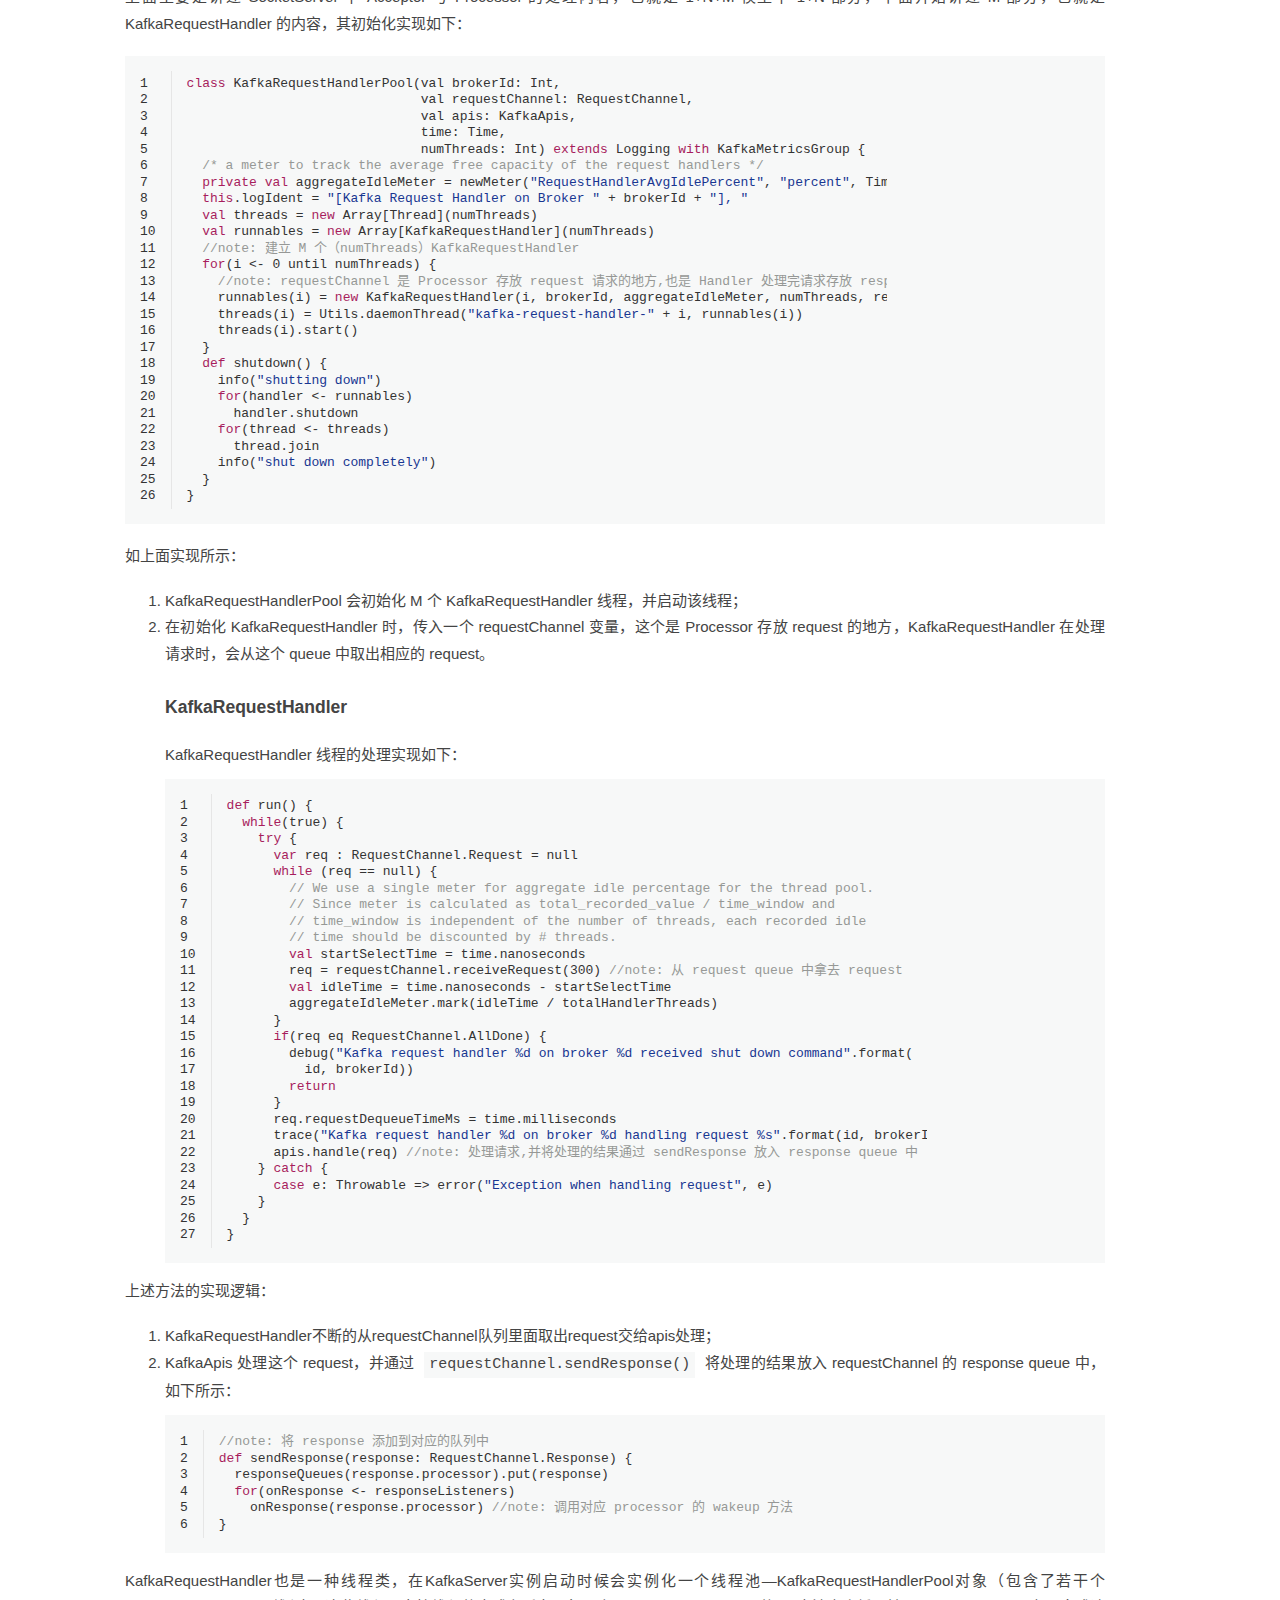
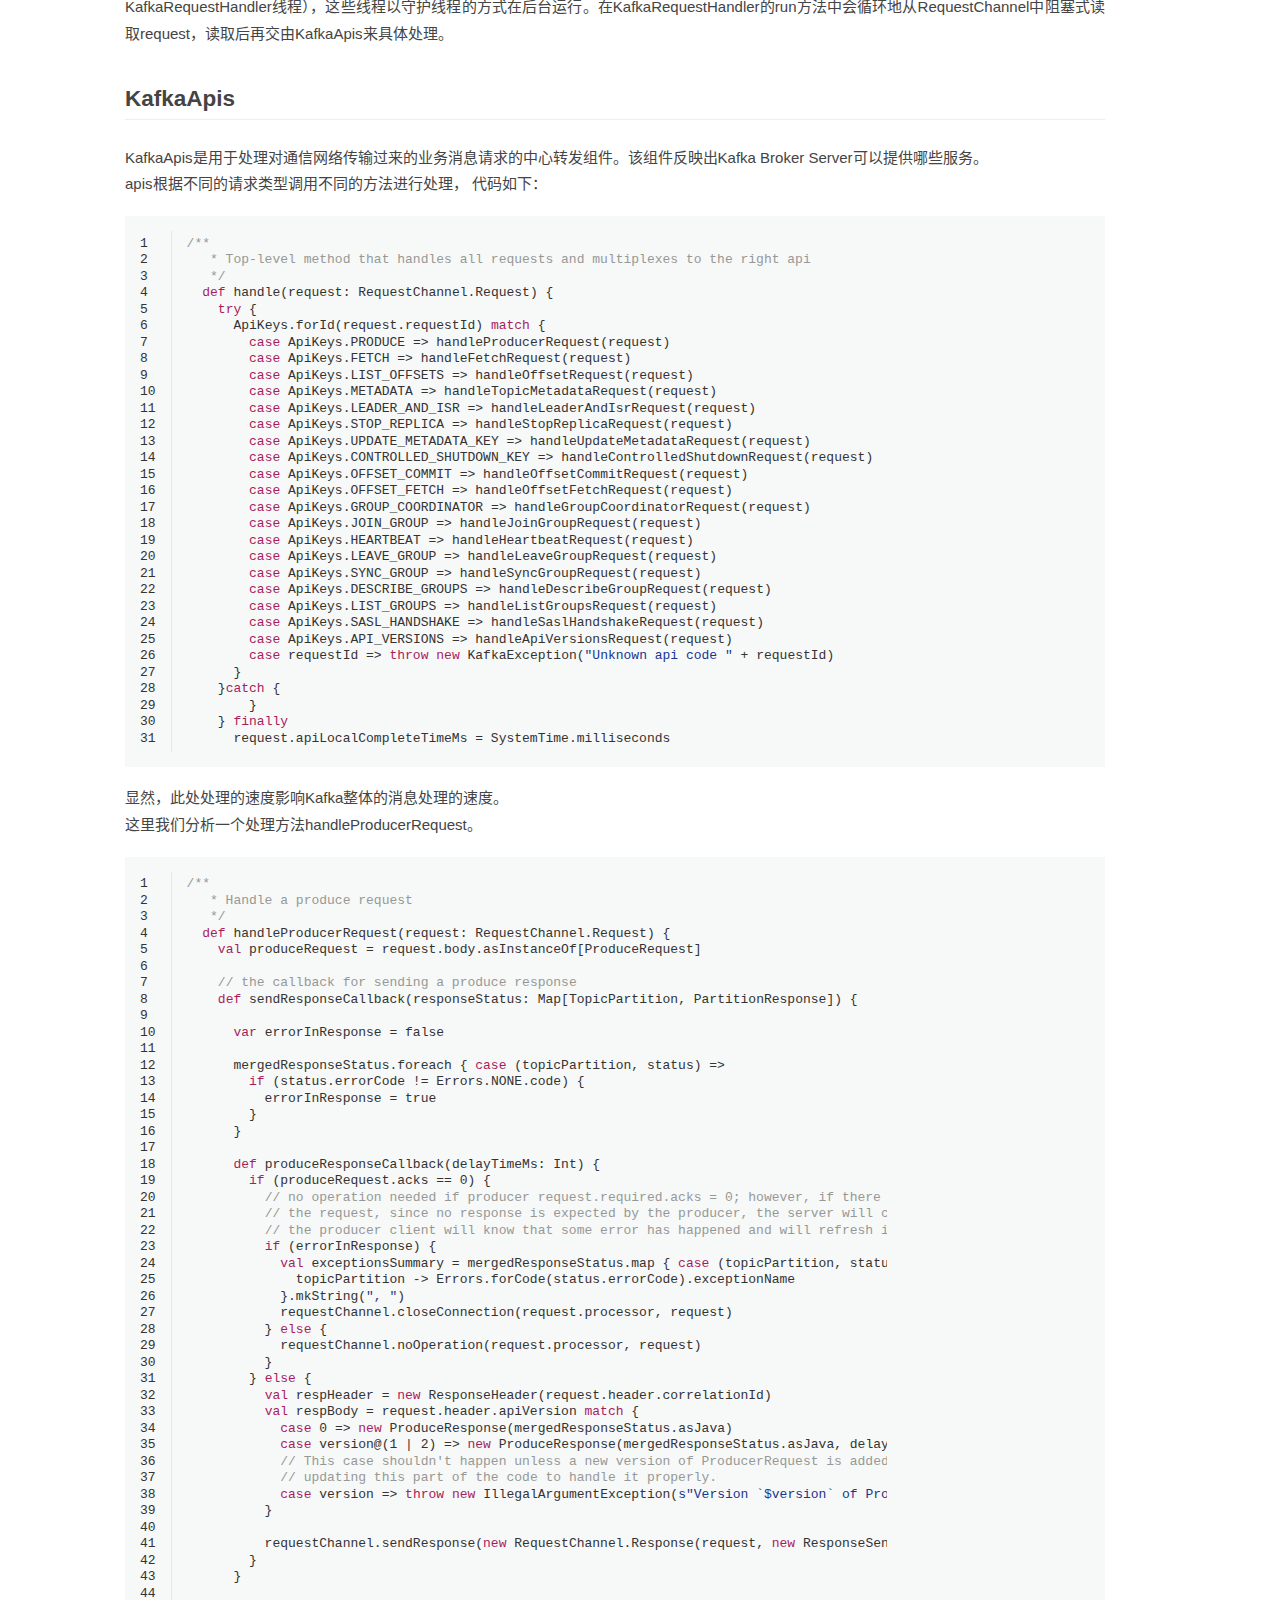
<file: 2018/11/24/Kafka-源码解析之-Server-1-N-M-网络处理模型（一）/index.html>
<!DOCTYPE html><html lang="zh-CN"><head><meta name="generator" content="Hexo 3.8.0"><meta http-equiv="content-type" content="text/html; charset=utf-8"><meta content="width=device-width, initial-scale=1.0, maximum-scale=1.0, user-scalable=0" name="viewport"><meta content="yes" name="apple-mobile-web-app-capable"><meta content="black-translucent" name="apple-mobile-web-app-status-bar-style"><meta content="telephone=no" name="format-detection"><meta name="description" content="记录技术路上的点滴"><title>Kafka 源码解析之 Server 1+N+M 网络处理模型（一） | Steffen's Blog</title><link rel="stylesheet" type="text/css" href="/css/style.css?v=0.0.0"><link rel="stylesheet" type="text/css" href="//lib.baomitu.com/normalize/8.0.1/normalize.min.css"><link rel="stylesheet" type="text/css" href="//lib.baomitu.com/pure/1.0.0/pure-min.css"><link rel="stylesheet" type="text/css" href="//lib.baomitu.com/pure/1.0.0/grids-responsive-min.css"><link rel="stylesheet" href="//lib.baomitu.com/font-awesome/4.7.0/css/font-awesome.min.css"><script type="text/javascript" src="//lib.baomitu.com/jquery/3.3.1/jquery.min.js"></script><link rel="icon" mask="" sizes="any" href="/favicon.ico"><link rel="Shortcut Icon" type="image/x-icon" href="/favicon.ico"><link rel="apple-touch-icon" href="/apple-touch-icon.png"><link rel="apple-touch-icon-precomposed" href="/apple-touch-icon.png"><link rel="alternate" type="application/atom+xml" href="/atom.xml"></head><body><div class="body_container"><div id="header"><div class="site-name"><h1 class="hidden">Kafka 源码解析之 Server 1+N+M 网络处理模型（一）</h1><a id="logo" href="/.">Steffen's Blog</a><p class="description">唐良运</p></div><div id="nav-menu"><a class="current" href="/."><i class="fa fa-home"> 首页</i></a><a href="/archives/"><i class="fa fa-archive"> 归档</i></a><a href="/about/"><i class="fa fa-user"> 关于</i></a><a href="/atom.xml"><i class="fa fa-rss"> 订阅</i></a></div></div><div class="pure-g" id="layout"><div class="pure-u-1 pure-u-md-3-4"><div class="content_container"><div class="post"><h1 class="post-title">Kafka 源码解析之 Server 1+N+M 网络处理模型（一）</h1><div class="post-meta">Nov 24, 2018<span> | </span><span class="category"><a href="/categories/大数据/">大数据</a></span></div><div class="clear"><div class="toc-article" id="toc"><div class="toc-title">文章目录</div><ol class="toc"><li class="toc-item toc-level-1"><a class="toc-link" href="#Kafka网络通信模型概述"><span class="toc-number">1.</span> <span class="toc-text">Kafka网络通信模型概述</span></a></li><li class="toc-item toc-level-1"><a class="toc-link" href="#Kafka网络通信层的设计与具体实现"><span class="toc-number">2.</span> <span class="toc-text">Kafka网络通信层的设计与具体实现</span></a><ol class="toc-child"><li class="toc-item toc-level-2"><a class="toc-link" href="#Server-网络模型整体流程"><span class="toc-number">2.1.</span> <span class="toc-text">Server 网络模型整体流程</span></a></li><li class="toc-item toc-level-2"><a class="toc-link" href="#SocketServer"><span class="toc-number">2.2.</span> <span class="toc-text">SocketServer</span></a><ol class="toc-child"><li class="toc-item toc-level-3"><a class="toc-link" href="#SocketServer-初始化"><span class="toc-number">2.2.1.</span> <span class="toc-text">SocketServer 初始化</span></a></li></ol></li><li class="toc-item toc-level-2"><a class="toc-link" href="#Acceptor"><span class="toc-number">2.3.</span> <span class="toc-text">Acceptor</span></a></li><li class="toc-item toc-level-2"><a class="toc-link" href="#Processor"><span class="toc-number">2.4.</span> <span class="toc-text">Processor</span></a><ol class="toc-child"><li class="toc-item toc-level-3"><a class="toc-link" href="#configureNewConnections"><span class="toc-number">2.4.1.</span> <span class="toc-text">configureNewConnections</span></a></li><li class="toc-item toc-level-3"><a class="toc-link" href="#processNewResponses"><span class="toc-number">2.4.2.</span> <span class="toc-text">processNewResponses</span></a></li><li class="toc-item toc-level-3"><a class="toc-link" href="#processCompletedReceives"><span class="toc-number">2.4.3.</span> <span class="toc-text">processCompletedReceives</span></a></li><li class="toc-item toc-level-3"><a class="toc-link" href="#processCompletedSends"><span class="toc-number">2.4.4.</span> <span class="toc-text">processCompletedSends</span></a></li></ol></li><li class="toc-item toc-level-2"><a class="toc-link" href="#KafkaRequestHandlerPool"><span class="toc-number">2.5.</span> <span class="toc-text">KafkaRequestHandlerPool</span></a><ol class="toc-child"><li class="toc-item toc-level-3"><a class="toc-link" href="#KafkaRequestHandler"><span class="toc-number">2.5.1.</span> <span class="toc-text">KafkaRequestHandler</span></a></li></ol></li><li class="toc-item toc-level-2"><a class="toc-link" href="#KafkaApis"><span class="toc-number">2.6.</span> <span class="toc-text">KafkaApis</span></a><ol class="toc-child"><li class="toc-item toc-level-3"><a class="toc-link" href="#Replication-Subsystem"><span class="toc-number">2.6.1.</span> <span class="toc-text">Replication Subsystem</span></a></li><li class="toc-item toc-level-3"><a class="toc-link" href="#Log-Subsystem"><span class="toc-number">2.6.2.</span> <span class="toc-text">Log Subsystem</span></a></li><li class="toc-item toc-level-3"><a class="toc-link" href="#OffsetManager"><span class="toc-number">2.6.3.</span> <span class="toc-text">OffsetManager</span></a></li><li class="toc-item toc-level-3"><a class="toc-link" href="#TopicConfigManager"><span class="toc-number">2.6.4.</span> <span class="toc-text">TopicConfigManager</span></a></li></ol></li><li class="toc-item toc-level-2"><a class="toc-link" href="#RequestChannel"><span class="toc-number">2.7.</span> <span class="toc-text">RequestChannel</span></a></li></ol></li><li class="toc-item toc-level-1"><a class="toc-link" href="#参考"><span class="toc-number">3.</span> <span class="toc-text">参考</span></a></li></ol></div></div><div class="post-content"><p>开源分布式消息队列—Kafka，具备高吞吐量和高并发的特性，其网络通信层是如何做到消息的高效传输的呢？为了解开自己心中的疑虑，就查阅了Kafka的Network通信模块的源码，乘机会写本篇文章。<br> 本文主要通过对Kafka源码的分析来简述其Reactor的多线程网络通信模型和总体框架结构，同时简要介绍Kafka网络通信层的设计与具体实现。</p>
<h1 id="Kafka网络通信模型概述"><a href="#Kafka网络通信模型概述" class="headerlink" title="Kafka网络通信模型概述"></a>Kafka网络通信模型概述</h1><p>Kafka的网络通信模型是基于NIO的Reactor多线程模型来设计的。这里先引用Kafka源码中注释的一段话：</p>
<blockquote>
<p>An NIO socket server. The threading model is<br> <code>1 Acceptor thread</code> that handles new connections.<br> Acceptor has <code>N Processor threads</code> that each have their own selector and read requests from sockets.<br> <code>M Handler threads</code> that handle requests and produce responses back to the processor threads for writing.</p>
</blockquote>
<p>相信大家看了上面的这段引文注释后，大致可以了解到Kafka的网络通信层模型，主要采用了1（<code>1个Acceptor线程</code>）+N（<code>N个Processor线程</code>）+M（<code>M个业务处理线程</code>）。下面的表格简要的列举了下（这里先简单的看下后面还会详细说明）：</p>
<table>
<thead>
<tr>
<th style="text-align:center">线程数</th>
<th style="text-align:center">线程名</th>
<th style="text-align:center">线程具体说明</th>
</tr>
</thead>
<tbody>
<tr>
<td style="text-align:center">1</td>
<td style="text-align:center">kafka-socket-acceptor_%x</td>
<td style="text-align:center">Acceptor线程，负责监听Client端发起的请求</td>
</tr>
<tr>
<td style="text-align:center">N</td>
<td style="text-align:center">kafka-network-thread_%d</td>
<td style="text-align:center">Processor线程，负责对Socket进行读写</td>
</tr>
<tr>
<td style="text-align:center">M</td>
<td style="text-align:center">kafka-request-handler-_%d</td>
<td style="text-align:center">Worker线程，处理具体的业务逻辑并生成Response返回</td>
</tr>
</tbody>
</table>
<p>Kafka网络通信层的完整框架图如下图所示：<br><img src="/2018/11/24/Kafka-源码解析之-Server-1-N-M-网络处理模型（一）/kafka-network.png" alt="Kafka Server 网络通信框架图"></p>
<p>刚开始看到上面的这个框架图可能会有一些不太理解，并不要紧，这里可以先对Kafka的网络通信层框架结构有一个大致了解。本文后面会结合Kafka的部分重要源码来详细阐述上面的过程。这里可以简单总结一下其网络通信模型中的几个重要概念：</p>
<ol>
<li><code>Acceptor</code>：1个接收线程，负责监听 Socket 新的连接请求，注册了 <code>OP_ACCEPT</code> 事件，将新的连接按照 round robin 方式交给对应的 Processor 线程处理；</li>
<li><code>Processor</code>：N个处理器线程，其中每个 Processor 都有自己的 selector，它会向 Acceptor 分配的 SocketChannel 注册相应的 OP_READ 事件，N 的大小由<code>num.networker.threads</code>决定；</li>
<li><code>KafkaRequestHandler</code>：M个请求处理线程，包含在线程池—KafkaRequestHandlerPool内部，从RequestChannel的全局请求队列—requestQueue中获取请求数据并交给KafkaApis处理，M的大小由<code>num.io.threads</code>决定；</li>
<li><code>RequestChannel</code>：其为Kafka服务端的请求通道，该数据结构中包含了一个全局的请求队列 requestQueue和多个与Processor处理器相对应的响应队列responseQueue，提供给Processor与请求处理线程KafkaRequestHandler和KafkaApis交换数据的地方。</li>
<li><code>NetworkClient</code>：其底层是对 Java NIO 进行相应的封装，位于Kafka的网络接口层。Kafka消息生产者对象—KafkaProducer的send方法主要调用NetworkClient完成消息发送；</li>
<li><code>SocketServer</code>：其是一个NIO的服务，它同时启动一个Acceptor接收线程和多个Processor处理器线程。提供了一种典型的Reactor多线程模式，将接收客户端请求和处理请求相分离；</li>
<li><code>KafkaServer</code>：代表了一个Kafka Broker的实例；其startup方法为实例启动的入口；</li>
<li><code>KafkaApis</code>：Kafka的业务逻辑处理Api，负责处理不同类型的请求；比如“发送消息”、“获取消息偏移量—offset”和“处理心跳请求”等；</li>
</ol>
<p> 上图展示的整体的处理流程如下所示：</p>
<ol>
<li>Acceptor 监听到来自请求者（请求者可以是来自 client，也可以来自 server）的新的连接，Acceptor 将这个请求者按照 round robin 的方式交给对对应的 Processor 进行处理；</li>
<li>Processor 注册这个 SocketChannel 的 OP_READ 的事件，如果有请求发送过来就可以被 Processor 的 Selector 选中；</li>
<li>Processor 将请求者发送的请求放入到一个 Request Queue 中，这是所有 Processor 共有的一个队列；</li>
<li>KafkaRequestHandler 从 Request Queue 中取出请求；</li>
<li>调用 KafkaApis 进行相应的处理；</li>
<li>处理的结果放入到该 Processor 对应的 Response Queue 中（每个 request 都标识它们来自哪个 Processor），Request Queue 的数量与 Processor 的数量保持一致；</li>
<li>Processor 从对应的 Response Queue 中取出 response；</li>
<li>Processor 将处理的结果返回给对应的请求者。</li>
</ol>
<h1 id="Kafka网络通信层的设计与具体实现"><a href="#Kafka网络通信层的设计与具体实现" class="headerlink" title="Kafka网络通信层的设计与具体实现"></a>Kafka网络通信层的设计与具体实现</h1><p> 这一节将结合Kafka网络通信层的源码来分析其设计与实现，这里主要详细介绍网络通信层的几个重要元素—SocketServer、Acceptor、Processor、RequestChannel和KafkaRequestHandler。本文分析的源码部分均基于Kafka的0.10.0.1版本。</p>
<h2 id="Server-网络模型整体流程"><a href="#Server-网络模型整体流程" class="headerlink" title="Server 网络模型整体流程"></a>Server 网络模型整体流程</h2><p>Kafka Server 启动后，会通过 KafkaServer 的 <code>startup()</code> 方法初始化涉及到网络模型的相关对象，如下所示：<br><figure class="highlight scala"><table><tr><td class="gutter"><pre><span class="line">1</span><br><span class="line">2</span><br><span class="line">3</span><br><span class="line">4</span><br><span class="line">5</span><br><span class="line">6</span><br><span class="line">7</span><br><span class="line">8</span><br><span class="line">9</span><br><span class="line">10</span><br><span class="line">11</span><br><span class="line">12</span><br><span class="line">13</span><br><span class="line">14</span><br><span class="line">15</span><br><span class="line">16</span><br><span class="line">17</span><br><span class="line">18</span><br><span class="line">19</span><br><span class="line">20</span><br><span class="line">21</span><br><span class="line">22</span><br><span class="line">23</span><br><span class="line">24</span><br><span class="line">25</span><br><span class="line">26</span><br><span class="line">27</span><br><span class="line">28</span><br><span class="line">29</span><br><span class="line">30</span><br><span class="line">31</span><br><span class="line">32</span><br><span class="line">33</span><br><span class="line">34</span><br><span class="line">35</span><br><span class="line">36</span><br><span class="line">37</span><br><span class="line">38</span><br><span class="line">39</span><br><span class="line">40</span><br><span class="line">41</span><br><span class="line">42</span><br><span class="line">43</span><br><span class="line">44</span><br><span class="line">45</span><br><span class="line">46</span><br><span class="line">47</span><br><span class="line">48</span><br><span class="line">49</span><br><span class="line">50</span><br><span class="line">51</span><br><span class="line">52</span><br><span class="line">53</span><br><span class="line">54</span><br><span class="line">55</span><br><span class="line">56</span><br><span class="line">57</span><br><span class="line">58</span><br><span class="line">59</span><br><span class="line">60</span><br><span class="line">61</span><br><span class="line">62</span><br><span class="line">63</span><br><span class="line">64</span><br><span class="line">65</span><br><span class="line">66</span><br><span class="line">67</span><br><span class="line">68</span><br><span class="line">69</span><br><span class="line">70</span><br><span class="line">71</span><br><span class="line">72</span><br><span class="line">73</span><br><span class="line">74</span><br><span class="line">75</span><br><span class="line">76</span><br><span class="line">77</span><br><span class="line">78</span><br><span class="line">79</span><br><span class="line">80</span><br><span class="line">81</span><br><span class="line">82</span><br><span class="line">83</span><br><span class="line">84</span><br><span class="line">85</span><br><span class="line">86</span><br><span class="line">87</span><br><span class="line">88</span><br><span class="line">89</span><br><span class="line">90</span><br><span class="line">91</span><br><span class="line">92</span><br><span class="line">93</span><br><span class="line">94</span><br><span class="line">95</span><br><span class="line">96</span><br><span class="line">97</span><br><span class="line">98</span><br><span class="line">99</span><br><span class="line">100</span><br><span class="line">101</span><br></pre></td><td class="code"><pre><span class="line"> <span class="function"><span class="keyword">def</span> <span class="title">startup</span></span>() &#123;</span><br><span class="line">   <span class="keyword">try</span> &#123;</span><br><span class="line">     info(<span class="string">"starting"</span>)</span><br><span class="line"></span><br><span class="line">     <span class="keyword">if</span>(isShuttingDown.get)</span><br><span class="line">       <span class="keyword">throw</span> <span class="keyword">new</span> <span class="type">IllegalStateException</span>(<span class="string">"Kafka server is still shutting down, cannot re-start!"</span>)</span><br><span class="line"></span><br><span class="line">     <span class="keyword">if</span>(startupComplete.get)</span><br><span class="line">       <span class="keyword">return</span></span><br><span class="line"></span><br><span class="line">     <span class="keyword">val</span> canStartup = isStartingUp.compareAndSet(<span class="literal">false</span>, <span class="literal">true</span>)</span><br><span class="line">     <span class="keyword">if</span> (canStartup) &#123;</span><br><span class="line">       metrics = <span class="keyword">new</span> <span class="type">Metrics</span>(metricConfig, reporters, kafkaMetricsTime, <span class="literal">true</span>)</span><br><span class="line"></span><br><span class="line">       brokerState.newState(<span class="type">Starting</span>)</span><br><span class="line"></span><br><span class="line">       <span class="comment">/* start scheduler */</span></span><br><span class="line">       kafkaScheduler.startup()</span><br><span class="line"></span><br><span class="line">       <span class="comment">/* setup zookeeper */</span></span><br><span class="line">       zkUtils = initZk()</span><br><span class="line"></span><br><span class="line">       <span class="comment">/* start log manager */</span></span><br><span class="line">       logManager = createLogManager(zkUtils.zkClient, brokerState)</span><br><span class="line">       logManager.startup()</span><br><span class="line"></span><br><span class="line">       <span class="comment">/* generate brokerId */</span></span><br><span class="line">       config.brokerId =  getBrokerId</span><br><span class="line">       <span class="keyword">this</span>.logIdent = <span class="string">"[Kafka Server "</span> + config.brokerId + <span class="string">"], "</span></span><br><span class="line">	<span class="comment">//note: socketServer</span></span><br><span class="line">       socketServer = <span class="keyword">new</span> <span class="type">SocketServer</span>(config, metrics, kafkaMetricsTime)</span><br><span class="line">       socketServer.startup()</span><br><span class="line"></span><br><span class="line">       <span class="comment">/* start replica manager */</span></span><br><span class="line">       replicaManager = <span class="keyword">new</span> <span class="type">ReplicaManager</span>(config, metrics, time, kafkaMetricsTime, zkUtils, kafkaScheduler, logManager,</span><br><span class="line">         isShuttingDown)</span><br><span class="line">       replicaManager.startup()</span><br><span class="line"></span><br><span class="line">       <span class="comment">/* start kafka controller */</span></span><br><span class="line">       kafkaController = <span class="keyword">new</span> <span class="type">KafkaController</span>(config, zkUtils, brokerState, kafkaMetricsTime, metrics, threadNamePrefix)</span><br><span class="line">       kafkaController.startup()</span><br><span class="line"></span><br><span class="line">       <span class="comment">/* start group coordinator */</span></span><br><span class="line">       groupCoordinator = <span class="type">GroupCoordinator</span>(config, zkUtils, replicaManager, kafkaMetricsTime)</span><br><span class="line">       groupCoordinator.startup()</span><br><span class="line"></span><br><span class="line">       <span class="comment">/* Get the authorizer and initialize it if one is specified.*/</span></span><br><span class="line">       authorizer = <span class="type">Option</span>(config.authorizerClassName).filter(_.nonEmpty).map &#123; authorizerClassName =&gt;</span><br><span class="line">         <span class="keyword">val</span> authZ = <span class="type">CoreUtils</span>.createObject[<span class="type">Authorizer</span>](authorizerClassName)</span><br><span class="line">         authZ.configure(config.originals())</span><br><span class="line">         authZ</span><br><span class="line">       &#125;</span><br><span class="line"></span><br><span class="line">       <span class="comment">/* start processing requests //<span class="doctag">NOTE:</span> 初始化 KafkaApis 实例,每个 Server 只会启动一个线程*/</span></span><br><span class="line">       apis = <span class="keyword">new</span> <span class="type">KafkaApis</span>(socketServer.requestChannel, replicaManager, groupCoordinator,</span><br><span class="line">         kafkaController, zkUtils, config.brokerId, config, metadataCache, metrics, authorizer)</span><br><span class="line">       requestHandlerPool = <span class="keyword">new</span> <span class="type">KafkaRequestHandlerPool</span>(config.brokerId, socketServer.requestChannel, apis, config.numIoThreads)</span><br><span class="line">       brokerState.newState(<span class="type">RunningAsBroker</span>)</span><br><span class="line"></span><br><span class="line">       <span class="type">Mx4jLoader</span>.maybeLoad()</span><br><span class="line"></span><br><span class="line">       <span class="comment">/* start dynamic config manager */</span></span><br><span class="line">       dynamicConfigHandlers = <span class="type">Map</span>[<span class="type">String</span>, <span class="type">ConfigHandler</span>](<span class="type">ConfigType</span>.<span class="type">Topic</span> -&gt; <span class="keyword">new</span> <span class="type">TopicConfigHandler</span>(logManager, config),</span><br><span class="line">                                                          <span class="type">ConfigType</span>.<span class="type">Client</span> -&gt; <span class="keyword">new</span> <span class="type">ClientIdConfigHandler</span>(apis.quotaManagers))</span><br><span class="line"></span><br><span class="line">       <span class="comment">// Apply all existing client configs to the ClientIdConfigHandler to bootstrap the overrides</span></span><br><span class="line">       <span class="comment">// <span class="doctag">TODO:</span> Move this logic to DynamicConfigManager</span></span><br><span class="line">       <span class="type">AdminUtils</span>.fetchAllEntityConfigs(zkUtils, <span class="type">ConfigType</span>.<span class="type">Client</span>).foreach &#123;</span><br><span class="line">         <span class="keyword">case</span> (clientId, properties) =&gt; dynamicConfigHandlers(<span class="type">ConfigType</span>.<span class="type">Client</span>).processConfigChanges(clientId, properties)</span><br><span class="line">       &#125;</span><br><span class="line"></span><br><span class="line">       <span class="comment">// Create the config manager. start listening to notifications</span></span><br><span class="line">       dynamicConfigManager = <span class="keyword">new</span> <span class="type">DynamicConfigManager</span>(zkUtils, dynamicConfigHandlers)</span><br><span class="line">       dynamicConfigManager.startup()</span><br><span class="line"></span><br><span class="line">       <span class="comment">/* tell everyone we are alive */</span></span><br><span class="line">       <span class="keyword">val</span> listeners = config.advertisedListeners.map &#123;<span class="keyword">case</span>(protocol, endpoint) =&gt;</span><br><span class="line">         <span class="keyword">if</span> (endpoint.port == <span class="number">0</span>)</span><br><span class="line">           (protocol, <span class="type">EndPoint</span>(endpoint.host, socketServer.boundPort(protocol), endpoint.protocolType))</span><br><span class="line">         <span class="keyword">else</span></span><br><span class="line">           (protocol, endpoint)</span><br><span class="line">       &#125;</span><br><span class="line">       kafkaHealthcheck = <span class="keyword">new</span> <span class="type">KafkaHealthcheck</span>(config.brokerId, listeners, zkUtils, config.rack,</span><br><span class="line">         config.interBrokerProtocolVersion)</span><br><span class="line">       kafkaHealthcheck.startup()</span><br><span class="line"></span><br><span class="line">       <span class="comment">// Now that the broker id is successfully registered via KafkaHealthcheck, checkpoint it</span></span><br><span class="line">       checkpointBrokerId(config.brokerId)</span><br><span class="line"></span><br><span class="line">       <span class="comment">/* register broker metrics */</span></span><br><span class="line">       registerStats()</span><br><span class="line"></span><br><span class="line">       shutdownLatch = <span class="keyword">new</span> <span class="type">CountDownLatch</span>(<span class="number">1</span>)</span><br><span class="line">       startupComplete.set(<span class="literal">true</span>)</span><br><span class="line">       isStartingUp.set(<span class="literal">false</span>)</span><br><span class="line">       <span class="type">AppInfoParser</span>.registerAppInfo(jmxPrefix, config.brokerId.toString)</span><br><span class="line">       info(<span class="string">"started"</span>)</span><br><span class="line">     &#125;</span><br><span class="line">   &#125;</span><br><span class="line">...</span><br><span class="line"> &#125;</span><br></pre></td></tr></table></figure></p>
<p>Kafka Server 在启动时会初始化 <code>SocketServer</code>、<code>KafkaApis</code> 和 <code>KafkaRequestHandlerPool</code> 对象，这也是 Server 网络处理模型的主要组成部分。Kafka Server 的网络处理模型也是基于 Java NIO 机制实现的，实现模式与 Reactor 模式类似</p>
<p>上面是 Server 端网络处理的整体流程，下面我们开始详细讲述上面内容在 Kafka 中实现。</p>
<h2 id="SocketServer"><a href="#SocketServer" class="headerlink" title="SocketServer"></a>SocketServer</h2><p>SocketServer 是接收 Socket 连接、处理请求并返回处理结果的地方，Acceptor 及 Processor 的初始化、处理逻辑都是在这里实现的。在SocketServer 内有几个比较重要的变量，这里先来看下：<br><figure class="highlight scala"><table><tr><td class="gutter"><pre><span class="line">1</span><br><span class="line">2</span><br><span class="line">3</span><br><span class="line">4</span><br><span class="line">5</span><br><span class="line">6</span><br><span class="line">7</span><br><span class="line">8</span><br><span class="line">9</span><br><span class="line">10</span><br><span class="line">11</span><br><span class="line">12</span><br><span class="line">13</span><br><span class="line">14</span><br><span class="line">15</span><br><span class="line">16</span><br><span class="line">17</span><br><span class="line">18</span><br><span class="line">19</span><br></pre></td><td class="code"><pre><span class="line"><span class="class"><span class="keyword">class</span> <span class="title">SocketServer</span>(<span class="params">val config: <span class="type">KafkaConfig</span>, val metrics: <span class="type">Metrics</span>, val time: <span class="type">Time</span>, val credentialProvider: <span class="type">CredentialProvider</span></span>) <span class="keyword">extends</span> <span class="title">Logging</span> <span class="keyword">with</span> <span class="title">KafkaMetricsGroup</span> </span>&#123;</span><br><span class="line">  <span class="keyword">private</span> <span class="keyword">val</span> endpoints = config.listeners.map(l =&gt; l.listenerName -&gt; l).toMap <span class="comment">//note: broker 开放的端口数</span></span><br><span class="line">  <span class="keyword">private</span> <span class="keyword">val</span> numProcessorThreads = config.numNetworkThreads <span class="comment">//note: num.network.threads 默认为 3个，即 processor</span></span><br><span class="line">  <span class="keyword">private</span> <span class="keyword">val</span> maxQueuedRequests = config.queuedMaxRequests <span class="comment">//note:  queued.max.requests，request 队列中允许的最多请求数，默认是500</span></span><br><span class="line">  <span class="keyword">private</span> <span class="keyword">val</span> totalProcessorThreads = numProcessorThreads * endpoints.size <span class="comment">//note: 每个端口会对应 N 个 processor</span></span><br><span class="line">  <span class="keyword">private</span> <span class="keyword">val</span> maxConnectionsPerIp = config.maxConnectionsPerIp <span class="comment">//note: 默认 2147483647</span></span><br><span class="line">  <span class="keyword">private</span> <span class="keyword">val</span> maxConnectionsPerIpOverrides = config.maxConnectionsPerIpOverrides</span><br><span class="line">  <span class="keyword">this</span>.logIdent = <span class="string">"[Socket Server on Broker "</span> + config.brokerId + <span class="string">"], "</span></span><br><span class="line">  <span class="comment">//note: 请求队列</span></span><br><span class="line">  <span class="keyword">val</span> requestChannel = <span class="keyword">new</span> <span class="type">RequestChannel</span>(totalProcessorThreads, maxQueuedRequests)</span><br><span class="line">  <span class="keyword">private</span> <span class="keyword">val</span> processors = <span class="keyword">new</span> <span class="type">Array</span>[<span class="type">Processor</span>](totalProcessorThreads)</span><br><span class="line">  <span class="keyword">private</span>[network] <span class="keyword">val</span> acceptors = mutable.<span class="type">Map</span>[<span class="type">EndPoint</span>, <span class="type">Acceptor</span>]()</span><br><span class="line">&#125;</span><br><span class="line"><span class="class"><span class="keyword">class</span> <span class="title">RequestChannel</span>(<span class="params">val numProcessors: <span class="type">Int</span>, val queueSize: <span class="type">Int</span></span>) <span class="keyword">extends</span> <span class="title">KafkaMetricsGroup</span> </span>&#123;</span><br><span class="line">  <span class="keyword">private</span> <span class="keyword">var</span> responseListeners: <span class="type">List</span>[(<span class="type">Int</span>) =&gt; <span class="type">Unit</span>] = <span class="type">Nil</span></span><br><span class="line">  <span class="comment">//note: 一个 requestQueue 队列,N 个 responseQueues 队列</span></span><br><span class="line">  <span class="keyword">private</span> <span class="keyword">val</span> requestQueue = <span class="keyword">new</span> <span class="type">ArrayBlockingQueue</span>[<span class="type">RequestChannel</span>.<span class="type">Request</span>](queueSize)</span><br><span class="line">  <span class="keyword">private</span> <span class="keyword">val</span> responseQueues = <span class="keyword">new</span> <span class="type">Array</span>[<span class="type">BlockingQueue</span>[<span class="type">RequestChannel</span>.<span class="type">Response</span>]](numProcessors)</span><br><span class="line">&#125;</span><br></pre></td></tr></table></figure></p>
<p>其中</p>
<ol>
<li><code>numProcessorThreads</code>：决定了 Processor 的个数，默认是3个，也就是 1+N+M 的 N 的数值；</li>
<li><code>maxQueuedRequests</code>：决定了 request queue 中最多允许放入多少个请求（等待处理的请求），默认是 500；</li>
<li>在 <code>RequestChannel</code> 中初始化了一个 requestQueue 和 N 个 responseQueue。<h3 id="SocketServer-初始化"><a href="#SocketServer-初始化" class="headerlink" title="SocketServer 初始化"></a>SocketServer 初始化</h3>Boker在启动的时候会调用SocketServer的<code>startup</code>方法，会初始化 1 个 Acceptor 和 N 个 Processor 线程，并启动，其实现如下：<figure class="highlight scala"><table><tr><td class="gutter"><pre><span class="line">1</span><br><span class="line">2</span><br><span class="line">3</span><br><span class="line">4</span><br><span class="line">5</span><br><span class="line">6</span><br><span class="line">7</span><br><span class="line">8</span><br><span class="line">9</span><br><span class="line">10</span><br><span class="line">11</span><br><span class="line">12</span><br><span class="line">13</span><br><span class="line">14</span><br><span class="line">15</span><br><span class="line">16</span><br><span class="line">17</span><br><span class="line">18</span><br><span class="line">19</span><br><span class="line">20</span><br></pre></td><td class="code"><pre><span class="line"><span class="function"><span class="keyword">def</span> <span class="title">startup</span></span>() &#123;</span><br><span class="line">  <span class="keyword">this</span>.synchronized &#123;</span><br><span class="line">    <span class="comment">//note: 一台 broker 一般只设置一个端口，当然这里也可以设置两个</span></span><br><span class="line">    config.listeners.foreach &#123; endpoint =&gt;</span><br><span class="line">      <span class="keyword">val</span> listenerName = endpoint.listenerName</span><br><span class="line">      <span class="keyword">val</span> securityProtocol = endpoint.securityProtocol</span><br><span class="line">      <span class="keyword">val</span> processorEndIndex = processorBeginIndex + numProcessorThreads</span><br><span class="line">      <span class="comment">//note: N 个 processor</span></span><br><span class="line">      <span class="keyword">for</span> (i &lt;- processorBeginIndex until processorEndIndex)</span><br><span class="line">        processors(i) = newProcessor(i, connectionQuotas, listenerName, securityProtocol)</span><br><span class="line">      <span class="comment">//note: 1个 Acceptor</span></span><br><span class="line">      <span class="keyword">val</span> acceptor = <span class="keyword">new</span> <span class="type">Acceptor</span>(endpoint, sendBufferSize, recvBufferSize, brokerId,</span><br><span class="line">        processors.slice(processorBeginIndex, processorEndIndex), connectionQuotas)</span><br><span class="line">      acceptors.put(endpoint, acceptor)</span><br><span class="line">      <span class="type">Utils</span>.newThread(<span class="string">s"kafka-socket-acceptor-<span class="subst">$listenerName</span>-<span class="subst">$securityProtocol</span>-<span class="subst">$&#123;endpoint.port&#125;</span>"</span>, acceptor, <span class="literal">false</span>).start()</span><br><span class="line">      acceptor.awaitStartup()</span><br><span class="line">      processorBeginIndex = processorEndIndex</span><br><span class="line">    &#125;</span><br><span class="line">  &#125;</span><br><span class="line">&#125;</span><br></pre></td></tr></table></figure>
</li>
</ol>
<h2 id="Acceptor"><a href="#Acceptor" class="headerlink" title="Acceptor"></a>Acceptor</h2><p>Acceptor是一个继承自抽象类AbstractServerThread的线程类。Acceptor的主要任务是监听并且接收客户端的请求，同时建立数据传输通道—SocketChannel，然后以轮询的方式交给一个后端的Processor线程处理（具体的方式是添加socketChannel至并发队列并唤醒Processor线程处理）。</p>
<p> 在该线程类中主要可以关注以下两个重要的变量：</p>
<ol>
<li>nioSelector：通过NSelector.open()方法创建的变量，封装了JAVA NIO Selector的相关操作；</li>
<li>serverChannel：用于监听端口的服务端Socket套接字对象；</li>
</ol>
<p>实现如下：<br><figure class="highlight scala"><table><tr><td class="gutter"><pre><span class="line">1</span><br><span class="line">2</span><br><span class="line">3</span><br><span class="line">4</span><br><span class="line">5</span><br><span class="line">6</span><br><span class="line">7</span><br><span class="line">8</span><br><span class="line">9</span><br><span class="line">10</span><br><span class="line">11</span><br><span class="line">12</span><br><span class="line">13</span><br><span class="line">14</span><br><span class="line">15</span><br><span class="line">16</span><br><span class="line">17</span><br><span class="line">18</span><br><span class="line">19</span><br><span class="line">20</span><br><span class="line">21</span><br><span class="line">22</span><br><span class="line">23</span><br><span class="line">24</span><br><span class="line">25</span><br><span class="line">26</span><br><span class="line">27</span><br><span class="line">28</span><br><span class="line">29</span><br><span class="line">30</span><br><span class="line">31</span><br><span class="line">32</span><br><span class="line">33</span><br><span class="line">34</span><br><span class="line">35</span><br><span class="line">36</span><br><span class="line">37</span><br><span class="line">38</span><br><span class="line">39</span><br><span class="line">40</span><br><span class="line">41</span><br><span class="line">42</span><br><span class="line">43</span><br></pre></td><td class="code"><pre><span class="line"><span class="function"><span class="keyword">def</span> <span class="title">run</span></span>() &#123;</span><br><span class="line">  serverChannel.register(nioSelector, <span class="type">SelectionKey</span>.<span class="type">OP_ACCEPT</span>)<span class="comment">//note: 注册 accept 事件</span></span><br><span class="line">  startupComplete()</span><br><span class="line">  <span class="keyword">try</span> &#123;</span><br><span class="line">    <span class="keyword">var</span> currentProcessor = <span class="number">0</span></span><br><span class="line">    <span class="keyword">while</span> (isRunning) &#123;</span><br><span class="line">      <span class="keyword">try</span> &#123;</span><br><span class="line">        <span class="keyword">val</span> ready = nioSelector.select(<span class="number">500</span>)</span><br><span class="line">        <span class="keyword">if</span> (ready &gt; <span class="number">0</span>) &#123;</span><br><span class="line">          <span class="keyword">val</span> keys = nioSelector.selectedKeys()</span><br><span class="line">          <span class="keyword">val</span> iter = keys.iterator()</span><br><span class="line">          <span class="keyword">while</span> (iter.hasNext &amp;&amp; isRunning) &#123;</span><br><span class="line">            <span class="keyword">try</span> &#123;</span><br><span class="line">              <span class="keyword">val</span> key = iter.next</span><br><span class="line">              iter.remove()</span><br><span class="line">              <span class="keyword">if</span> (key.isAcceptable)</span><br><span class="line">                accept(key, processors(currentProcessor))<span class="comment">//note: 拿到一个socket 连接，轮询选择一个processor进行处理</span></span><br><span class="line">              <span class="keyword">else</span></span><br><span class="line">                <span class="keyword">throw</span> <span class="keyword">new</span> <span class="type">IllegalStateException</span>(<span class="string">"Unrecognized key state for acceptor thread."</span>)</span><br><span class="line">              <span class="comment">//note: 轮询算法,使用 round robin</span></span><br><span class="line">              <span class="comment">// round robin to the next processor thread</span></span><br><span class="line">              currentProcessor = (currentProcessor + <span class="number">1</span>) % processors.length</span><br><span class="line">            &#125; <span class="keyword">catch</span> &#123;</span><br><span class="line">              <span class="keyword">case</span> e: <span class="type">Throwable</span> =&gt; error(<span class="string">"Error while accepting connection"</span>, e)</span><br><span class="line">            &#125;</span><br><span class="line">          &#125;</span><br><span class="line">        &#125;</span><br><span class="line">      &#125;</span><br><span class="line">      <span class="keyword">catch</span> &#123;</span><br><span class="line">        <span class="comment">// We catch all the throwables to prevent the acceptor thread from exiting on exceptions due</span></span><br><span class="line">        <span class="comment">// to a select operation on a specific channel or a bad request. We don't want</span></span><br><span class="line">        <span class="comment">// the broker to stop responding to requests from other clients in these scenarios.</span></span><br><span class="line">        <span class="keyword">case</span> e: <span class="type">ControlThrowable</span> =&gt; <span class="keyword">throw</span> e</span><br><span class="line">        <span class="keyword">case</span> e: <span class="type">Throwable</span> =&gt; error(<span class="string">"Error occurred"</span>, e)</span><br><span class="line">      &#125;</span><br><span class="line">    &#125;</span><br><span class="line">  &#125; <span class="keyword">finally</span> &#123;</span><br><span class="line">    debug(<span class="string">"Closing server socket and selector."</span>)</span><br><span class="line">    swallowError(serverChannel.close())</span><br><span class="line">    swallowError(nioSelector.close())</span><br><span class="line">    shutdownComplete()</span><br><span class="line">  &#125;</span><br><span class="line">&#125;</span><br></pre></td></tr></table></figure></p>
<p>Acceptor 通过 <code>accept()</code> 将该新连接交给对应的 Processor，其实现如下：<br><figure class="highlight scala"><table><tr><td class="gutter"><pre><span class="line">1</span><br><span class="line">2</span><br><span class="line">3</span><br><span class="line">4</span><br><span class="line">5</span><br><span class="line">6</span><br><span class="line">7</span><br><span class="line">8</span><br><span class="line">9</span><br><span class="line">10</span><br><span class="line">11</span><br><span class="line">12</span><br><span class="line">13</span><br><span class="line">14</span><br><span class="line">15</span><br><span class="line">16</span><br><span class="line">17</span><br><span class="line">18</span><br><span class="line">19</span><br><span class="line">20</span><br><span class="line">21</span><br><span class="line">22</span><br><span class="line">23</span><br><span class="line">24</span><br></pre></td><td class="code"><pre><span class="line"><span class="comment">//note: 处理一个新的连接</span></span><br><span class="line"><span class="function"><span class="keyword">def</span> <span class="title">accept</span></span>(key: <span class="type">SelectionKey</span>, processor: <span class="type">Processor</span>) &#123;</span><br><span class="line">  <span class="comment">//note: accept 事件发生时，获取注册到 selector 上的 ServerSocketChannel</span></span><br><span class="line">  <span class="keyword">val</span> serverSocketChannel = key.channel().asInstanceOf[<span class="type">ServerSocketChannel</span>]</span><br><span class="line">  <span class="keyword">val</span> socketChannel = serverSocketChannel.accept()</span><br><span class="line">  <span class="keyword">try</span> &#123;</span><br><span class="line">    connectionQuotas.inc(socketChannel.socket().getInetAddress)</span><br><span class="line">    socketChannel.configureBlocking(<span class="literal">false</span>)</span><br><span class="line">    socketChannel.socket().setTcpNoDelay(<span class="literal">true</span>)</span><br><span class="line">    socketChannel.socket().setKeepAlive(<span class="literal">true</span>)</span><br><span class="line">    <span class="keyword">if</span> (sendBufferSize != <span class="type">Selectable</span>.<span class="type">USE_DEFAULT_BUFFER_SIZE</span>)</span><br><span class="line">      socketChannel.socket().setSendBufferSize(sendBufferSize)</span><br><span class="line">    debug(<span class="string">"Accepted connection from %s on %s and assigned it to processor %d, sendBufferSize [actual|requested]: [%d|%d] recvBufferSize [actual|requested]: [%d|%d]"</span></span><br><span class="line">          .format(socketChannel.socket.getRemoteSocketAddress, socketChannel.socket.getLocalSocketAddress, processor.id,</span><br><span class="line">                socketChannel.socket.getSendBufferSize, sendBufferSize,</span><br><span class="line">                socketChannel.socket.getReceiveBufferSize, recvBufferSize))</span><br><span class="line">    <span class="comment">//note: 轮询选择不同的 processor 进行处理</span></span><br><span class="line">    processor.accept(socketChannel)</span><br><span class="line">  &#125; <span class="keyword">catch</span> &#123;</span><br><span class="line">    <span class="keyword">case</span> e: <span class="type">TooManyConnectionsException</span> =&gt;</span><br><span class="line">      info(<span class="string">"Rejected connection from %s, address already has the configured maximum of %d connections."</span>.format(e.ip, e.count))</span><br><span class="line">      close(socketChannel)</span><br><span class="line">  &#125;</span><br><span class="line">&#125;</span><br></pre></td></tr></table></figure></p>
<p>在上面源码中可以看到，Acceptor线程启动后，首先会向用于监听端口的服务端套接字对象—ServerSocketChannel上注册OP_ACCEPT 事件。然后以轮询的方式等待所关注的事件发生。如果该事件发生，则调用accept()方法对OP_ACCEPT事件进行处理。这里，Processor是通过round robin方法选择的，这样可以保证后面多个Processor线程的负载基本均匀。<br> Acceptor的accept()方法的作用主要如下：</p>
<ol>
<li>通过SelectionKey取得与之对应的serverSocketChannel实例，并调用它的accept()方法与客户端建立连接；</li>
<li>调用connectionQuotas.inc()方法增加连接统计计数；并同时设置第（1）步中创建返回的socketChannel属性（如sendBufferSize、KeepAlive、TcpNoDelay、configureBlocking等）</li>
<li>将socketChannel交给processor.accept()方法进行处理。这里主要是将socketChannel加入Processor处理器的并发队列newConnections队列中，然后唤醒Processor线程从队列中获取socketChannel并处理。其中，newConnections会被Acceptor线程和Processor线程并发访问操作，所以newConnections是ConcurrentLinkedQueue队列（一个基于链接节点的无界线程安全队列）</li>
</ol>
<h2 id="Processor"><a href="#Processor" class="headerlink" title="Processor"></a>Processor</h2><p>Processor同Acceptor一样，也是一个线程类，继承了抽象类AbstractServerThread。其主要是从客户端的请求中读取数据和将KafkaRequestHandler处理完响应结果返回给客户端。在该线程类中主要关注以下几个重要的变量：</p>
<ol>
<li><code>newConnections</code>：在上面的Acceptor一节中已经提到过，它是一种ConcurrentLinkedQueue[SocketChannel]类型的队列，用于保存新连接交由Processor处理的socketChannel；</li>
<li><code>inflightResponses</code>：是一个Map[String, RequestChannel.Response]类型的集合，用于记录尚未发送的响应；</li>
<li><code>selector</code>：是一个类型为KSelector变量，用于管理网络连接；<br>下面先给出Processor处理器线程run方法执行的流程图：<br><img src="/2018/11/24/Kafka-源码解析之-Server-1-N-M-网络处理模型（一）/kafka-processor.png" alt="Kafk_Processor线程的处理流程图"></li>
</ol>
<p>在前面，Acceptor 通过 <code>accept()</code> 将新的连接交给 Processor，Processor 实际上是将该 SocketChannel 添加到该 Processor 的 <code>newConnections</code> 队列中，实现如下：<br><figure class="highlight scala"><table><tr><td class="gutter"><pre><span class="line">1</span><br><span class="line">2</span><br><span class="line">3</span><br><span class="line">4</span><br></pre></td><td class="code"><pre><span class="line"><span class="function"><span class="keyword">def</span> <span class="title">accept</span></span>(socketChannel: <span class="type">SocketChannel</span>) &#123;</span><br><span class="line">  newConnections.add(socketChannel)<span class="comment">//note: 添加到队列中</span></span><br><span class="line">  wakeup()<span class="comment">//note: 唤醒 Processor 的 selector（如果此时在阻塞的话）</span></span><br><span class="line">&#125;</span><br></pre></td></tr></table></figure></p>
<p>这里详细看下 Processor 线程做了什么事情，其 <code>run()</code> 方法的实现如下：<br><figure class="highlight scala"><table><tr><td class="gutter"><pre><span class="line">1</span><br><span class="line">2</span><br><span class="line">3</span><br><span class="line">4</span><br><span class="line">5</span><br><span class="line">6</span><br><span class="line">7</span><br><span class="line">8</span><br><span class="line">9</span><br><span class="line">10</span><br><span class="line">11</span><br><span class="line">12</span><br><span class="line">13</span><br><span class="line">14</span><br><span class="line">15</span><br><span class="line">16</span><br><span class="line">17</span><br><span class="line">18</span><br><span class="line">19</span><br><span class="line">20</span><br><span class="line">21</span><br><span class="line">22</span><br><span class="line">23</span><br><span class="line">24</span><br><span class="line">25</span><br><span class="line">26</span><br></pre></td><td class="code"><pre><span class="line"><span class="keyword">override</span> <span class="function"><span class="keyword">def</span> <span class="title">run</span></span>() &#123;</span><br><span class="line">  startupComplete()</span><br><span class="line">  <span class="keyword">while</span> (isRunning) &#123;</span><br><span class="line">    <span class="keyword">try</span> &#123;</span><br><span class="line">      <span class="comment">// setup any new connections that have been queued up</span></span><br><span class="line">      configureNewConnections()<span class="comment">//note: 对新的 socket 连接,并注册 READ 事件</span></span><br><span class="line">      <span class="comment">// register any new responses for writing</span></span><br><span class="line">      processNewResponses()<span class="comment">//note: 处理 response 队列中 response</span></span><br><span class="line">      poll() <span class="comment">//note: 监听所有的 socket channel，是否有新的请求发送过来</span></span><br><span class="line">      processCompletedReceives() <span class="comment">//note: 处理接收到请求，将其放入到 request queue 中</span></span><br><span class="line">      processCompletedSends() <span class="comment">//note: 处理已经完成的发送</span></span><br><span class="line">      processDisconnected() <span class="comment">//note: 处理断开的连接</span></span><br><span class="line">    &#125; <span class="keyword">catch</span> &#123;</span><br><span class="line">      <span class="comment">// We catch all the throwables here to prevent the processor thread from exiting. We do this because</span></span><br><span class="line">      <span class="comment">// letting a processor exit might cause a bigger impact on the broker. Usually the exceptions thrown would</span></span><br><span class="line">      <span class="comment">// be either associated with a specific socket channel or a bad request. We just ignore the bad socket channel</span></span><br><span class="line">      <span class="comment">// or request. This behavior might need to be reviewed if we see an exception that need the entire broker to stop.</span></span><br><span class="line">      <span class="keyword">case</span> e: <span class="type">ControlThrowable</span> =&gt; <span class="keyword">throw</span> e</span><br><span class="line">      <span class="keyword">case</span> e: <span class="type">Throwable</span> =&gt;</span><br><span class="line">        error(<span class="string">"Processor got uncaught exception."</span>, e)</span><br><span class="line">    &#125;</span><br><span class="line">  &#125;</span><br><span class="line">  debug(<span class="string">"Closing selector - processor "</span> + id)</span><br><span class="line">  swallowError(closeAll())</span><br><span class="line">  shutdownComplete()</span><br><span class="line">&#125;</span><br></pre></td></tr></table></figure></p>
<p>Processor 在一次循环中，主要做的事情如下：</p>
<ol>
<li><code>configureNewConnections()</code>：对新添加到 newConnections 队列中的 SocketChannel 进行处理，这里主要是遍历取出队列中的每个socketChannel并将其在selector上注册<code>OP_READ</code>事件；</li>
<li><code>processNewResponses()</code>：从该 Processor 对应的 response queue 中取出一个 response，进行发送,在这一步中会根据responseAction的类型（NoOpAction/SendAction/CloseConnectionAction）进行判断，若为“NoOpAction”，表示该连接对应的请求无需响应；若为“SendAction”，表示该Response需要发送给客户端，则会通过“selector.send”注册OP_WRITE事件，并且将该Response从responseQueue响应队列中移至inflightResponses集合中；“CloseConnectionAction”，表示该连接是要关闭的；；</li>
<li><code>poll()</code>：调用 selector 的 poll() 方法，遍历注册的 SocketChannel，查看是否有事件准备就绪；</li>
<li><code>processCompletedReceives()</code>：将接收到请求添加到的 request queue 中,在processCompletedReceives方法中调用“requestChannel.sendRequest”方法将请求Request添加至requestChannel的全局请求队列—requestQueue中，等待KafkaRequestHandler来处理。同时，调用“selector.mute”方法取消与该请求对应的连接通道上的OP_READ事件；</li>
<li><code>processCompletedSends()</code>：处理已经完成的响应发送,当已经完成将response发送给客户端，则将其从inflightResponses移除，同时通过调用“selector.unmute”方法为对应的连接通道重新注册OP_READ事件；</li>
<li><code>processDisconnected()</code>：处理断开的 SocketChannel, 将该response从inflightResponses集合中移除，同时将connectionQuotas统计计数减1。</li>
</ol>
<p>上面就是 Processor 线程处理的主要逻辑，先是向新的 SocketChannel 注册相应的事件，监控是否有请求发送过来，接着从 response queue 中取出处理完成的请求发送给对应的请求者，然后调用一下 selector 的 <code>poll()</code>，遍历一下注册的所有 SocketChannel，判断是否有事件就绪，然后做相应的处理。这里需要注意的是，request queue 是所有 Processor 公用的一个队列，而 response queue 则是与 Processor 一一对应的，因为每个 Processor 监听的 SocketChannel 并不是同一批的，如果公有一个 response queue，那么这个 N 个 Processor 的 selector 要去监听所有的 SocketChannel，而不是现在这种，只需要去关注分配给自己的 SocketChannel。</p>
<p>下面分别看下上面的这些方法的具体实现。</p>
<h3 id="configureNewConnections"><a href="#configureNewConnections" class="headerlink" title="configureNewConnections"></a>configureNewConnections</h3><p>configureNewConnections() 对新添加到 <code>newConnections</code> 队列中的 SocketChannel 进行处理，主要是 selector 注册相应的 <code>OP_READ</code> 事件，其实现如下：<br><figure class="highlight scala"><table><tr><td class="gutter"><pre><span class="line">1</span><br><span class="line">2</span><br><span class="line">3</span><br><span class="line">4</span><br><span class="line">5</span><br><span class="line">6</span><br><span class="line">7</span><br><span class="line">8</span><br><span class="line">9</span><br><span class="line">10</span><br><span class="line">11</span><br><span class="line">12</span><br><span class="line">13</span><br><span class="line">14</span><br><span class="line">15</span><br><span class="line">16</span><br><span class="line">17</span><br><span class="line">18</span><br><span class="line">19</span><br><span class="line">20</span><br><span class="line">21</span><br><span class="line">22</span><br><span class="line">23</span><br></pre></td><td class="code"><pre><span class="line"><span class="comment">//note: 如果有新的连接过来，将该 Channel 的 OP_READ 事件注册到 selector 上</span></span><br><span class="line"><span class="keyword">private</span> <span class="function"><span class="keyword">def</span> <span class="title">configureNewConnections</span></span>() &#123;</span><br><span class="line">  <span class="keyword">while</span> (!newConnections.isEmpty) &#123;</span><br><span class="line">    <span class="keyword">val</span> channel = newConnections.poll()</span><br><span class="line">    <span class="keyword">try</span> &#123;</span><br><span class="line">      debug(<span class="string">s"Processor <span class="subst">$id</span> listening to new connection from <span class="subst">$&#123;channel.socket.getRemoteSocketAddress&#125;</span>"</span>)</span><br><span class="line">      <span class="keyword">val</span> localHost = channel.socket().getLocalAddress.getHostAddress</span><br><span class="line">      <span class="keyword">val</span> localPort = channel.socket().getLocalPort</span><br><span class="line">      <span class="keyword">val</span> remoteHost = channel.socket().getInetAddress.getHostAddress</span><br><span class="line">      <span class="keyword">val</span> remotePort = channel.socket().getPort</span><br><span class="line">      <span class="keyword">val</span> connectionId = <span class="type">ConnectionId</span>(localHost, localPort, remoteHost, remotePort).toString</span><br><span class="line">      selector.register(connectionId, channel)</span><br><span class="line">    &#125; <span class="keyword">catch</span> &#123;</span><br><span class="line">      <span class="comment">// We explicitly catch all non fatal exceptions and close the socket to avoid a socket leak. The other</span></span><br><span class="line">      <span class="comment">// throwables will be caught in processor and logged as uncaught exceptions.</span></span><br><span class="line">      <span class="keyword">case</span> <span class="type">NonFatal</span>(e) =&gt;</span><br><span class="line">        <span class="keyword">val</span> remoteAddress = channel.getRemoteAddress</span><br><span class="line">        <span class="comment">// need to close the channel here to avoid a socket leak.</span></span><br><span class="line">        close(channel)</span><br><span class="line">        error(<span class="string">s"Processor <span class="subst">$id</span> closed connection from <span class="subst">$remoteAddress</span>"</span>, e)</span><br><span class="line">    &#125;</span><br><span class="line">  &#125;</span><br><span class="line">&#125;</span><br></pre></td></tr></table></figure></p>
<h3 id="processNewResponses"><a href="#processNewResponses" class="headerlink" title="processNewResponses"></a>processNewResponses</h3><p><code>processNewResponses()</code> 方法是从该 Processor 对应的 response queue 中取出一个 response，Processor 是通过 RequestChannel 的 <code>receiveResponse()</code> 从该 Processor 对应的 response queue 中取出 response，如下所示：<br><figure class="highlight scala"><table><tr><td class="gutter"><pre><span class="line">1</span><br><span class="line">2</span><br><span class="line">3</span><br><span class="line">4</span><br><span class="line">5</span><br><span class="line">6</span><br><span class="line">7</span><br></pre></td><td class="code"><pre><span class="line"><span class="comment">//note: 获取 response</span></span><br><span class="line"><span class="function"><span class="keyword">def</span> <span class="title">receiveResponse</span></span>(processor: <span class="type">Int</span>): <span class="type">RequestChannel</span>.<span class="type">Response</span> = &#123;</span><br><span class="line">  <span class="keyword">val</span> response = responseQueues(processor).poll()</span><br><span class="line">  <span class="keyword">if</span> (response != <span class="literal">null</span>)</span><br><span class="line">    response.request.responseDequeueTimeMs = <span class="type">Time</span>.<span class="type">SYSTEM</span>.milliseconds</span><br><span class="line">  response</span><br><span class="line">&#125;</span><br></pre></td></tr></table></figure></p>
<p>取到相应的 response 之后，会判断该 response 的类型，进行相应的操作，如果需要返回，那么会调用 <code>sendResponse()</code> 发送该 response，如下所示：<br><figure class="highlight scala"><table><tr><td class="gutter"><pre><span class="line">1</span><br><span class="line">2</span><br><span class="line">3</span><br><span class="line">4</span><br><span class="line">5</span><br><span class="line">6</span><br><span class="line">7</span><br><span class="line">8</span><br><span class="line">9</span><br><span class="line">10</span><br><span class="line">11</span><br><span class="line">12</span><br><span class="line">13</span><br><span class="line">14</span><br><span class="line">15</span><br><span class="line">16</span><br><span class="line">17</span><br><span class="line">18</span><br><span class="line">19</span><br><span class="line">20</span><br><span class="line">21</span><br><span class="line">22</span><br><span class="line">23</span><br><span class="line">24</span><br><span class="line">25</span><br><span class="line">26</span><br><span class="line">27</span><br><span class="line">28</span><br><span class="line">29</span><br><span class="line">30</span><br><span class="line">31</span><br><span class="line">32</span><br><span class="line">33</span><br><span class="line">34</span><br><span class="line">35</span><br><span class="line">36</span><br><span class="line">37</span><br><span class="line">38</span><br><span class="line">39</span><br><span class="line">40</span><br><span class="line">41</span><br></pre></td><td class="code"><pre><span class="line"><span class="comment">//note: 处理一个新的 response 响应</span></span><br><span class="line"><span class="keyword">private</span> <span class="function"><span class="keyword">def</span> <span class="title">processNewResponses</span></span>() &#123;</span><br><span class="line">  <span class="keyword">var</span> curr = requestChannel.receiveResponse(id)</span><br><span class="line">  <span class="keyword">while</span> (curr != <span class="literal">null</span>) &#123;</span><br><span class="line">    <span class="keyword">try</span> &#123;</span><br><span class="line">      curr.responseAction <span class="keyword">match</span> &#123;</span><br><span class="line">        <span class="keyword">case</span> <span class="type">RequestChannel</span>.<span class="type">NoOpAction</span> =&gt; <span class="comment">//note: 如果这个请求不需要返回 response，再次注册该监听事件</span></span><br><span class="line">          <span class="comment">// There is no response to send to the client, we need to read more pipelined requests</span></span><br><span class="line">          <span class="comment">// that are sitting in the server's socket buffer</span></span><br><span class="line">          curr.request.updateRequestMetrics</span><br><span class="line">          trace(<span class="string">"Socket server received empty response to send, registering for read: "</span> + curr)</span><br><span class="line">          <span class="keyword">val</span> channelId = curr.request.connectionId</span><br><span class="line">          <span class="keyword">if</span> (selector.channel(channelId) != <span class="literal">null</span> || selector.closingChannel(channelId) != <span class="literal">null</span>)</span><br><span class="line">              selector.unmute(channelId)</span><br><span class="line">        <span class="keyword">case</span> <span class="type">RequestChannel</span>.<span class="type">SendAction</span> =&gt; <span class="comment">//note: 需要发送的 response，那么进行发送</span></span><br><span class="line">          sendResponse(curr)</span><br><span class="line">        <span class="keyword">case</span> <span class="type">RequestChannel</span>.<span class="type">CloseConnectionAction</span> =&gt; <span class="comment">//note: 要关闭的 response</span></span><br><span class="line">          curr.request.updateRequestMetrics</span><br><span class="line">          trace(<span class="string">"Closing socket connection actively according to the response code."</span>)</span><br><span class="line">          close(selector, curr.request.connectionId)</span><br><span class="line">      &#125;</span><br><span class="line">    &#125; <span class="keyword">finally</span> &#123;</span><br><span class="line">      curr = requestChannel.receiveResponse(id)</span><br><span class="line">    &#125;</span><br><span class="line">  &#125;</span><br><span class="line">&#125;</span><br><span class="line"><span class="comment">/* `protected` for test usage */</span></span><br><span class="line"><span class="comment">//note: 发送的对应的 response</span></span><br><span class="line"><span class="keyword">protected</span>[network] <span class="function"><span class="keyword">def</span> <span class="title">sendResponse</span></span>(response: <span class="type">RequestChannel</span>.<span class="type">Response</span>) &#123;</span><br><span class="line">  trace(<span class="string">s"Socket server received response to send, registering for write and sending data: <span class="subst">$response</span>"</span>)</span><br><span class="line">  <span class="keyword">val</span> channel = selector.channel(response.responseSend.destination)</span><br><span class="line">  <span class="comment">// `channel` can be null if the selector closed the connection because it was idle for too long</span></span><br><span class="line">  <span class="keyword">if</span> (channel == <span class="literal">null</span>) &#123;</span><br><span class="line">    warn(<span class="string">s"Attempting to send response via channel for which there is no open connection, connection id <span class="subst">$id</span>"</span>)</span><br><span class="line">    response.request.updateRequestMetrics()</span><br><span class="line">  &#125;</span><br><span class="line">  <span class="keyword">else</span> &#123;</span><br><span class="line">    selector.send(response.responseSend) <span class="comment">//note: 发送该 response</span></span><br><span class="line">    inflightResponses += (response.request.connectionId -&gt; response) <span class="comment">//note: 添加到 inflinght 中</span></span><br><span class="line">  &#125;</span><br><span class="line">&#125;</span><br></pre></td></tr></table></figure></p>
<h3 id="processCompletedReceives"><a href="#processCompletedReceives" class="headerlink" title="processCompletedReceives"></a>processCompletedReceives</h3><p><code>processCompletedReceives()</code>方法的主要作用是处理接收到请求，并将其放入到 request queue 中，其实现如下：<br><figure class="highlight scala"><table><tr><td class="gutter"><pre><span class="line">1</span><br><span class="line">2</span><br><span class="line">3</span><br><span class="line">4</span><br><span class="line">5</span><br><span class="line">6</span><br><span class="line">7</span><br><span class="line">8</span><br><span class="line">9</span><br><span class="line">10</span><br><span class="line">11</span><br><span class="line">12</span><br><span class="line">13</span><br><span class="line">14</span><br><span class="line">15</span><br><span class="line">16</span><br><span class="line">17</span><br><span class="line">18</span><br><span class="line">19</span><br><span class="line">20</span><br><span class="line">21</span><br><span class="line">22</span><br><span class="line">23</span><br></pre></td><td class="code"><pre><span class="line"><span class="comment">//note: 处理接收到的所有请求</span></span><br><span class="line"><span class="keyword">private</span> <span class="function"><span class="keyword">def</span> <span class="title">processCompletedReceives</span></span>() &#123;</span><br><span class="line">  selector.completedReceives.asScala.foreach &#123; receive =&gt;</span><br><span class="line">    <span class="keyword">try</span> &#123;</span><br><span class="line">      <span class="keyword">val</span> openChannel = selector.channel(receive.source)</span><br><span class="line">      <span class="keyword">val</span> session = &#123;</span><br><span class="line">        <span class="comment">// Only methods that are safe to call on a disconnected channel should be invoked on 'channel'.</span></span><br><span class="line">        <span class="keyword">val</span> channel = <span class="keyword">if</span> (openChannel != <span class="literal">null</span>) openChannel <span class="keyword">else</span> selector.closingChannel(receive.source)</span><br><span class="line">        <span class="type">RequestChannel</span>.<span class="type">Session</span>(<span class="keyword">new</span> <span class="type">KafkaPrincipal</span>(<span class="type">KafkaPrincipal</span>.<span class="type">USER_TYPE</span>, channel.principal.getName), channel.socketAddress)</span><br><span class="line">      &#125;</span><br><span class="line">      <span class="keyword">val</span> req = <span class="type">RequestChannel</span>.<span class="type">Request</span>(processor = id, connectionId = receive.source, session = session,</span><br><span class="line">        buffer = receive.payload, startTimeMs = time.milliseconds, listenerName = listenerName,</span><br><span class="line">        securityProtocol = securityProtocol)</span><br><span class="line">      requestChannel.sendRequest(req) <span class="comment">//note: 添加到请求队列，如果队列满了，将会阻塞</span></span><br><span class="line">      selector.mute(receive.source) <span class="comment">//note: 移除该连接的 OP_READ 监听</span></span><br><span class="line">    &#125; <span class="keyword">catch</span> &#123;</span><br><span class="line">      <span class="keyword">case</span> e @ (_: <span class="type">InvalidRequestException</span> | _: <span class="type">SchemaException</span>) =&gt;</span><br><span class="line">        <span class="comment">// note that even though we got an exception, we can assume that receive.source is valid. Issues with constructing a valid receive object were handled earlier</span></span><br><span class="line">        error(<span class="string">s"Closing socket for <span class="subst">$&#123;receive.source&#125;</span> because of error"</span>, e)</span><br><span class="line">        close(selector, receive.source)</span><br><span class="line">    &#125;</span><br><span class="line">  &#125;</span><br><span class="line">&#125;</span><br></pre></td></tr></table></figure></p>
<h3 id="processCompletedSends"><a href="#processCompletedSends" class="headerlink" title="processCompletedSends"></a>processCompletedSends</h3><p><code>processCompletedSends()</code> 方法是处理已经完成的发送，其实现如下：<br><figure class="highlight scala"><table><tr><td class="gutter"><pre><span class="line">1</span><br><span class="line">2</span><br><span class="line">3</span><br><span class="line">4</span><br><span class="line">5</span><br><span class="line">6</span><br><span class="line">7</span><br><span class="line">8</span><br><span class="line">9</span><br><span class="line">10</span><br></pre></td><td class="code"><pre><span class="line"><span class="keyword">private</span> <span class="function"><span class="keyword">def</span> <span class="title">processCompletedSends</span></span>() &#123;</span><br><span class="line">  selector.completedSends.asScala.foreach &#123; send =&gt;</span><br><span class="line">    <span class="comment">//note: response 发送完成，从正在发送的集合中移除</span></span><br><span class="line">    <span class="keyword">val</span> resp = inflightResponses.remove(send.destination).getOrElse &#123;</span><br><span class="line">      <span class="keyword">throw</span> <span class="keyword">new</span> <span class="type">IllegalStateException</span>(<span class="string">s"Send for <span class="subst">$&#123;send.destination&#125;</span> completed, but not in `inflightResponses`"</span>)</span><br><span class="line">    &#125;</span><br><span class="line">    resp.request.updateRequestMetrics()</span><br><span class="line">    selector.unmute(send.destination) <span class="comment">//note: 完成这个请求之后再次监听 OP_READ 事件</span></span><br><span class="line">  &#125;</span><br><span class="line">&#125;</span><br></pre></td></tr></table></figure></p>
<h2 id="KafkaRequestHandlerPool"><a href="#KafkaRequestHandlerPool" class="headerlink" title="KafkaRequestHandlerPool"></a>KafkaRequestHandlerPool</h2><p>上面主要是讲述 SocketServer 中 Acceptor 与 Processor 的处理内容，也就是 1+N+M 模型中 1+N 部分，下面开始讲述 M 部分，也就是 KafkaRequestHandler 的内容，其初始化实现如下：<br><figure class="highlight scala"><table><tr><td class="gutter"><pre><span class="line">1</span><br><span class="line">2</span><br><span class="line">3</span><br><span class="line">4</span><br><span class="line">5</span><br><span class="line">6</span><br><span class="line">7</span><br><span class="line">8</span><br><span class="line">9</span><br><span class="line">10</span><br><span class="line">11</span><br><span class="line">12</span><br><span class="line">13</span><br><span class="line">14</span><br><span class="line">15</span><br><span class="line">16</span><br><span class="line">17</span><br><span class="line">18</span><br><span class="line">19</span><br><span class="line">20</span><br><span class="line">21</span><br><span class="line">22</span><br><span class="line">23</span><br><span class="line">24</span><br><span class="line">25</span><br><span class="line">26</span><br></pre></td><td class="code"><pre><span class="line"><span class="class"><span class="keyword">class</span> <span class="title">KafkaRequestHandlerPool</span>(<span class="params">val brokerId: <span class="type">Int</span>,</span></span></span><br><span class="line"><span class="class"><span class="params">                              val requestChannel: <span class="type">RequestChannel</span>,</span></span></span><br><span class="line"><span class="class"><span class="params">                              val apis: <span class="type">KafkaApis</span>,</span></span></span><br><span class="line"><span class="class"><span class="params">                              time: <span class="type">Time</span>,</span></span></span><br><span class="line"><span class="class"><span class="params">                              numThreads: <span class="type">Int</span></span>) <span class="keyword">extends</span> <span class="title">Logging</span> <span class="keyword">with</span> <span class="title">KafkaMetricsGroup</span> </span>&#123;</span><br><span class="line">  <span class="comment">/* a meter to track the average free capacity of the request handlers */</span></span><br><span class="line">  <span class="keyword">private</span> <span class="keyword">val</span> aggregateIdleMeter = newMeter(<span class="string">"RequestHandlerAvgIdlePercent"</span>, <span class="string">"percent"</span>, <span class="type">TimeUnit</span>.<span class="type">NANOSECONDS</span>)</span><br><span class="line">  <span class="keyword">this</span>.logIdent = <span class="string">"[Kafka Request Handler on Broker "</span> + brokerId + <span class="string">"], "</span></span><br><span class="line">  <span class="keyword">val</span> threads = <span class="keyword">new</span> <span class="type">Array</span>[<span class="type">Thread</span>](numThreads)</span><br><span class="line">  <span class="keyword">val</span> runnables = <span class="keyword">new</span> <span class="type">Array</span>[<span class="type">KafkaRequestHandler</span>](numThreads)</span><br><span class="line">  <span class="comment">//note: 建立 M 个（numThreads）KafkaRequestHandler</span></span><br><span class="line">  <span class="keyword">for</span>(i &lt;- <span class="number">0</span> until numThreads) &#123;</span><br><span class="line">    <span class="comment">//note: requestChannel 是 Processor 存放 request 请求的地方,也是 Handler 处理完请求存放 response 的地方</span></span><br><span class="line">    runnables(i) = <span class="keyword">new</span> <span class="type">KafkaRequestHandler</span>(i, brokerId, aggregateIdleMeter, numThreads, requestChannel, apis, time)</span><br><span class="line">    threads(i) = <span class="type">Utils</span>.daemonThread(<span class="string">"kafka-request-handler-"</span> + i, runnables(i))</span><br><span class="line">    threads(i).start()</span><br><span class="line">  &#125;</span><br><span class="line">  <span class="function"><span class="keyword">def</span> <span class="title">shutdown</span></span>() &#123;</span><br><span class="line">    info(<span class="string">"shutting down"</span>)</span><br><span class="line">    <span class="keyword">for</span>(handler &lt;- runnables)</span><br><span class="line">      handler.shutdown</span><br><span class="line">    <span class="keyword">for</span>(thread &lt;- threads)</span><br><span class="line">      thread.join</span><br><span class="line">    info(<span class="string">"shut down completely"</span>)</span><br><span class="line">  &#125;</span><br><span class="line">&#125;</span><br></pre></td></tr></table></figure></p>
<p>如上面实现所示：</p>
<ol>
<li>KafkaRequestHandlerPool 会初始化 M 个 KafkaRequestHandler 线程，并启动该线程；</li>
<li>在初始化 KafkaRequestHandler 时，传入一个 requestChannel 变量，这个是 Processor 存放 request 的地方，KafkaRequestHandler 在处理请求时，会从这个 queue 中取出相应的 request。<h3 id="KafkaRequestHandler"><a href="#KafkaRequestHandler" class="headerlink" title="KafkaRequestHandler"></a>KafkaRequestHandler</h3>KafkaRequestHandler 线程的处理实现如下：<figure class="highlight scala"><table><tr><td class="gutter"><pre><span class="line">1</span><br><span class="line">2</span><br><span class="line">3</span><br><span class="line">4</span><br><span class="line">5</span><br><span class="line">6</span><br><span class="line">7</span><br><span class="line">8</span><br><span class="line">9</span><br><span class="line">10</span><br><span class="line">11</span><br><span class="line">12</span><br><span class="line">13</span><br><span class="line">14</span><br><span class="line">15</span><br><span class="line">16</span><br><span class="line">17</span><br><span class="line">18</span><br><span class="line">19</span><br><span class="line">20</span><br><span class="line">21</span><br><span class="line">22</span><br><span class="line">23</span><br><span class="line">24</span><br><span class="line">25</span><br><span class="line">26</span><br><span class="line">27</span><br></pre></td><td class="code"><pre><span class="line"><span class="function"><span class="keyword">def</span> <span class="title">run</span></span>() &#123;</span><br><span class="line">  <span class="keyword">while</span>(<span class="literal">true</span>) &#123;</span><br><span class="line">    <span class="keyword">try</span> &#123;</span><br><span class="line">      <span class="keyword">var</span> req : <span class="type">RequestChannel</span>.<span class="type">Request</span> = <span class="literal">null</span></span><br><span class="line">      <span class="keyword">while</span> (req == <span class="literal">null</span>) &#123;</span><br><span class="line">        <span class="comment">// We use a single meter for aggregate idle percentage for the thread pool.</span></span><br><span class="line">        <span class="comment">// Since meter is calculated as total_recorded_value / time_window and</span></span><br><span class="line">        <span class="comment">// time_window is independent of the number of threads, each recorded idle</span></span><br><span class="line">        <span class="comment">// time should be discounted by # threads.</span></span><br><span class="line">        <span class="keyword">val</span> startSelectTime = time.nanoseconds</span><br><span class="line">        req = requestChannel.receiveRequest(<span class="number">300</span>) <span class="comment">//note: 从 request queue 中拿去 request</span></span><br><span class="line">        <span class="keyword">val</span> idleTime = time.nanoseconds - startSelectTime</span><br><span class="line">        aggregateIdleMeter.mark(idleTime / totalHandlerThreads)</span><br><span class="line">      &#125;</span><br><span class="line">      <span class="keyword">if</span>(req eq <span class="type">RequestChannel</span>.<span class="type">AllDone</span>) &#123;</span><br><span class="line">        debug(<span class="string">"Kafka request handler %d on broker %d received shut down command"</span>.format(</span><br><span class="line">          id, brokerId))</span><br><span class="line">        <span class="keyword">return</span></span><br><span class="line">      &#125;</span><br><span class="line">      req.requestDequeueTimeMs = time.milliseconds</span><br><span class="line">      trace(<span class="string">"Kafka request handler %d on broker %d handling request %s"</span>.format(id, brokerId, req))</span><br><span class="line">      apis.handle(req) <span class="comment">//note: 处理请求,并将处理的结果通过 sendResponse 放入 response queue 中</span></span><br><span class="line">    &#125; <span class="keyword">catch</span> &#123;</span><br><span class="line">      <span class="keyword">case</span> e: <span class="type">Throwable</span> =&gt; error(<span class="string">"Exception when handling request"</span>, e)</span><br><span class="line">    &#125;</span><br><span class="line">  &#125;</span><br><span class="line">&#125;</span><br></pre></td></tr></table></figure>
</li>
</ol>
<p>上述方法的实现逻辑：</p>
<ol>
<li>KafkaRequestHandler不断的从requestChannel队列里面取出request交给apis处理；</li>
<li>KafkaApis 处理这个 request，并通过 <code>requestChannel.sendResponse()</code> 将处理的结果放入 requestChannel 的 response queue 中，如下所示：<figure class="highlight scala"><table><tr><td class="gutter"><pre><span class="line">1</span><br><span class="line">2</span><br><span class="line">3</span><br><span class="line">4</span><br><span class="line">5</span><br><span class="line">6</span><br></pre></td><td class="code"><pre><span class="line"><span class="comment">//note: 将 response 添加到对应的队列中</span></span><br><span class="line"><span class="function"><span class="keyword">def</span> <span class="title">sendResponse</span></span>(response: <span class="type">RequestChannel</span>.<span class="type">Response</span>) &#123;</span><br><span class="line">  responseQueues(response.processor).put(response)</span><br><span class="line">  <span class="keyword">for</span>(onResponse &lt;- responseListeners)</span><br><span class="line">    onResponse(response.processor) <span class="comment">//note: 调用对应 processor 的 wakeup 方法</span></span><br><span class="line">&#125;</span><br></pre></td></tr></table></figure>
</li>
</ol>
<p>KafkaRequestHandler也是一种线程类，在KafkaServer实例启动时候会实例化一个线程池—KafkaRequestHandlerPool对象（包含了若干个KafkaRequestHandler线程），这些线程以守护线程的方式在后台运行。在KafkaRequestHandler的run方法中会循环地从RequestChannel中阻塞式读取request，读取后再交由KafkaApis来具体处理。</p>
<h2 id="KafkaApis"><a href="#KafkaApis" class="headerlink" title="KafkaApis"></a>KafkaApis</h2><p>KafkaApis是用于处理对通信网络传输过来的业务消息请求的中心转发组件。该组件反映出Kafka Broker Server可以提供哪些服务。<br>apis根据不同的请求类型调用不同的方法进行处理， 代码如下：<br><figure class="highlight scala"><table><tr><td class="gutter"><pre><span class="line">1</span><br><span class="line">2</span><br><span class="line">3</span><br><span class="line">4</span><br><span class="line">5</span><br><span class="line">6</span><br><span class="line">7</span><br><span class="line">8</span><br><span class="line">9</span><br><span class="line">10</span><br><span class="line">11</span><br><span class="line">12</span><br><span class="line">13</span><br><span class="line">14</span><br><span class="line">15</span><br><span class="line">16</span><br><span class="line">17</span><br><span class="line">18</span><br><span class="line">19</span><br><span class="line">20</span><br><span class="line">21</span><br><span class="line">22</span><br><span class="line">23</span><br><span class="line">24</span><br><span class="line">25</span><br><span class="line">26</span><br><span class="line">27</span><br><span class="line">28</span><br><span class="line">29</span><br><span class="line">30</span><br><span class="line">31</span><br></pre></td><td class="code"><pre><span class="line"><span class="comment">/**</span></span><br><span class="line"><span class="comment">   * Top-level method that handles all requests and multiplexes to the right api</span></span><br><span class="line"><span class="comment">   */</span></span><br><span class="line">  <span class="function"><span class="keyword">def</span> <span class="title">handle</span></span>(request: <span class="type">RequestChannel</span>.<span class="type">Request</span>) &#123;</span><br><span class="line">    <span class="keyword">try</span> &#123;</span><br><span class="line">      <span class="type">ApiKeys</span>.forId(request.requestId) <span class="keyword">match</span> &#123;</span><br><span class="line">        <span class="keyword">case</span> <span class="type">ApiKeys</span>.<span class="type">PRODUCE</span> =&gt; handleProducerRequest(request)</span><br><span class="line">        <span class="keyword">case</span> <span class="type">ApiKeys</span>.<span class="type">FETCH</span> =&gt; handleFetchRequest(request)</span><br><span class="line">        <span class="keyword">case</span> <span class="type">ApiKeys</span>.<span class="type">LIST_OFFSETS</span> =&gt; handleOffsetRequest(request)</span><br><span class="line">        <span class="keyword">case</span> <span class="type">ApiKeys</span>.<span class="type">METADATA</span> =&gt; handleTopicMetadataRequest(request)</span><br><span class="line">        <span class="keyword">case</span> <span class="type">ApiKeys</span>.<span class="type">LEADER_AND_ISR</span> =&gt; handleLeaderAndIsrRequest(request)</span><br><span class="line">        <span class="keyword">case</span> <span class="type">ApiKeys</span>.<span class="type">STOP_REPLICA</span> =&gt; handleStopReplicaRequest(request)</span><br><span class="line">        <span class="keyword">case</span> <span class="type">ApiKeys</span>.<span class="type">UPDATE_METADATA_KEY</span> =&gt; handleUpdateMetadataRequest(request)</span><br><span class="line">        <span class="keyword">case</span> <span class="type">ApiKeys</span>.<span class="type">CONTROLLED_SHUTDOWN_KEY</span> =&gt; handleControlledShutdownRequest(request)</span><br><span class="line">        <span class="keyword">case</span> <span class="type">ApiKeys</span>.<span class="type">OFFSET_COMMIT</span> =&gt; handleOffsetCommitRequest(request)</span><br><span class="line">        <span class="keyword">case</span> <span class="type">ApiKeys</span>.<span class="type">OFFSET_FETCH</span> =&gt; handleOffsetFetchRequest(request)</span><br><span class="line">        <span class="keyword">case</span> <span class="type">ApiKeys</span>.<span class="type">GROUP_COORDINATOR</span> =&gt; handleGroupCoordinatorRequest(request)</span><br><span class="line">        <span class="keyword">case</span> <span class="type">ApiKeys</span>.<span class="type">JOIN_GROUP</span> =&gt; handleJoinGroupRequest(request)</span><br><span class="line">        <span class="keyword">case</span> <span class="type">ApiKeys</span>.<span class="type">HEARTBEAT</span> =&gt; handleHeartbeatRequest(request)</span><br><span class="line">        <span class="keyword">case</span> <span class="type">ApiKeys</span>.<span class="type">LEAVE_GROUP</span> =&gt; handleLeaveGroupRequest(request)</span><br><span class="line">        <span class="keyword">case</span> <span class="type">ApiKeys</span>.<span class="type">SYNC_GROUP</span> =&gt; handleSyncGroupRequest(request)</span><br><span class="line">        <span class="keyword">case</span> <span class="type">ApiKeys</span>.<span class="type">DESCRIBE_GROUPS</span> =&gt; handleDescribeGroupRequest(request)</span><br><span class="line">        <span class="keyword">case</span> <span class="type">ApiKeys</span>.<span class="type">LIST_GROUPS</span> =&gt; handleListGroupsRequest(request)</span><br><span class="line">        <span class="keyword">case</span> <span class="type">ApiKeys</span>.<span class="type">SASL_HANDSHAKE</span> =&gt; handleSaslHandshakeRequest(request)</span><br><span class="line">        <span class="keyword">case</span> <span class="type">ApiKeys</span>.<span class="type">API_VERSIONS</span> =&gt; handleApiVersionsRequest(request)</span><br><span class="line">        <span class="keyword">case</span> requestId =&gt; <span class="keyword">throw</span> <span class="keyword">new</span> <span class="type">KafkaException</span>(<span class="string">"Unknown api code "</span> + requestId)</span><br><span class="line">      &#125;</span><br><span class="line">    &#125;<span class="keyword">catch</span> &#123;</span><br><span class="line">        &#125;</span><br><span class="line">    &#125; <span class="keyword">finally</span></span><br><span class="line">      request.apiLocalCompleteTimeMs = <span class="type">SystemTime</span>.milliseconds</span><br></pre></td></tr></table></figure></p>
<p>显然，此处处理的速度影响Kafka整体的消息处理的速度。<br>这里我们分析一个处理方法handleProducerRequest。<br><figure class="highlight scala"><table><tr><td class="gutter"><pre><span class="line">1</span><br><span class="line">2</span><br><span class="line">3</span><br><span class="line">4</span><br><span class="line">5</span><br><span class="line">6</span><br><span class="line">7</span><br><span class="line">8</span><br><span class="line">9</span><br><span class="line">10</span><br><span class="line">11</span><br><span class="line">12</span><br><span class="line">13</span><br><span class="line">14</span><br><span class="line">15</span><br><span class="line">16</span><br><span class="line">17</span><br><span class="line">18</span><br><span class="line">19</span><br><span class="line">20</span><br><span class="line">21</span><br><span class="line">22</span><br><span class="line">23</span><br><span class="line">24</span><br><span class="line">25</span><br><span class="line">26</span><br><span class="line">27</span><br><span class="line">28</span><br><span class="line">29</span><br><span class="line">30</span><br><span class="line">31</span><br><span class="line">32</span><br><span class="line">33</span><br><span class="line">34</span><br><span class="line">35</span><br><span class="line">36</span><br><span class="line">37</span><br><span class="line">38</span><br><span class="line">39</span><br><span class="line">40</span><br><span class="line">41</span><br><span class="line">42</span><br><span class="line">43</span><br><span class="line">44</span><br><span class="line">45</span><br><span class="line">46</span><br><span class="line">47</span><br><span class="line">48</span><br><span class="line">49</span><br><span class="line">50</span><br><span class="line">51</span><br><span class="line">52</span><br><span class="line">53</span><br><span class="line">54</span><br><span class="line">55</span><br><span class="line">56</span><br><span class="line">57</span><br><span class="line">58</span><br><span class="line">59</span><br><span class="line">60</span><br><span class="line">61</span><br><span class="line">62</span><br><span class="line">63</span><br><span class="line">64</span><br><span class="line">65</span><br><span class="line">66</span><br><span class="line">67</span><br><span class="line">68</span><br><span class="line">69</span><br><span class="line">70</span><br><span class="line">71</span><br><span class="line">72</span><br><span class="line">73</span><br><span class="line">74</span><br><span class="line">75</span><br><span class="line">76</span><br><span class="line">77</span><br></pre></td><td class="code"><pre><span class="line"><span class="comment">/**</span></span><br><span class="line"><span class="comment">   * Handle a produce request</span></span><br><span class="line"><span class="comment">   */</span></span><br><span class="line">  <span class="function"><span class="keyword">def</span> <span class="title">handleProducerRequest</span></span>(request: <span class="type">RequestChannel</span>.<span class="type">Request</span>) &#123;</span><br><span class="line">    <span class="keyword">val</span> produceRequest = request.body.asInstanceOf[<span class="type">ProduceRequest</span>]</span><br><span class="line"></span><br><span class="line">    <span class="comment">// the callback for sending a produce response</span></span><br><span class="line">    <span class="function"><span class="keyword">def</span> <span class="title">sendResponseCallback</span></span>(responseStatus: <span class="type">Map</span>[<span class="type">TopicPartition</span>, <span class="type">PartitionResponse</span>]) &#123;</span><br><span class="line"></span><br><span class="line">      <span class="keyword">var</span> errorInResponse = <span class="literal">false</span></span><br><span class="line"></span><br><span class="line">      mergedResponseStatus.foreach &#123; <span class="keyword">case</span> (topicPartition, status) =&gt;</span><br><span class="line">        <span class="keyword">if</span> (status.errorCode != <span class="type">Errors</span>.<span class="type">NONE</span>.code) &#123;</span><br><span class="line">          errorInResponse = <span class="literal">true</span></span><br><span class="line">        &#125;</span><br><span class="line">      &#125;</span><br><span class="line"></span><br><span class="line">      <span class="function"><span class="keyword">def</span> <span class="title">produceResponseCallback</span></span>(delayTimeMs: <span class="type">Int</span>) &#123;</span><br><span class="line">        <span class="keyword">if</span> (produceRequest.acks == <span class="number">0</span>) &#123;</span><br><span class="line">          <span class="comment">// no operation needed if producer request.required.acks = 0; however, if there is any error in handling</span></span><br><span class="line">          <span class="comment">// the request, since no response is expected by the producer, the server will close socket server so that</span></span><br><span class="line">          <span class="comment">// the producer client will know that some error has happened and will refresh its metadata</span></span><br><span class="line">          <span class="keyword">if</span> (errorInResponse) &#123;</span><br><span class="line">            <span class="keyword">val</span> exceptionsSummary = mergedResponseStatus.map &#123; <span class="keyword">case</span> (topicPartition, status) =&gt;</span><br><span class="line">              topicPartition -&gt; <span class="type">Errors</span>.forCode(status.errorCode).exceptionName</span><br><span class="line">            &#125;.mkString(<span class="string">", "</span>)</span><br><span class="line">            requestChannel.closeConnection(request.processor, request)</span><br><span class="line">          &#125; <span class="keyword">else</span> &#123;</span><br><span class="line">            requestChannel.noOperation(request.processor, request)</span><br><span class="line">          &#125;</span><br><span class="line">        &#125; <span class="keyword">else</span> &#123;</span><br><span class="line">          <span class="keyword">val</span> respHeader = <span class="keyword">new</span> <span class="type">ResponseHeader</span>(request.header.correlationId)</span><br><span class="line">          <span class="keyword">val</span> respBody = request.header.apiVersion <span class="keyword">match</span> &#123;</span><br><span class="line">            <span class="keyword">case</span> <span class="number">0</span> =&gt; <span class="keyword">new</span> <span class="type">ProduceResponse</span>(mergedResponseStatus.asJava)</span><br><span class="line">            <span class="keyword">case</span> version@(<span class="number">1</span> | <span class="number">2</span>) =&gt; <span class="keyword">new</span> <span class="type">ProduceResponse</span>(mergedResponseStatus.asJava, delayTimeMs, version)</span><br><span class="line">            <span class="comment">// This case shouldn't happen unless a new version of ProducerRequest is added without</span></span><br><span class="line">            <span class="comment">// updating this part of the code to handle it properly.</span></span><br><span class="line">            <span class="keyword">case</span> version =&gt; <span class="keyword">throw</span> <span class="keyword">new</span> <span class="type">IllegalArgumentException</span>(<span class="string">s"Version `<span class="subst">$version</span>` of ProduceRequest is not handled. Code must be updated."</span>)</span><br><span class="line">          &#125;</span><br><span class="line"></span><br><span class="line">          requestChannel.sendResponse(<span class="keyword">new</span> <span class="type">RequestChannel</span>.<span class="type">Response</span>(request, <span class="keyword">new</span> <span class="type">ResponseSend</span>(request.connectionId, respHeader, respBody)))</span><br><span class="line">        &#125;</span><br><span class="line">      &#125;</span><br><span class="line"></span><br><span class="line">      <span class="comment">// When this callback is triggered, the remote API call has completed</span></span><br><span class="line">      request.apiRemoteCompleteTimeMs = <span class="type">SystemTime</span>.milliseconds</span><br><span class="line"></span><br><span class="line">      quotaManagers(<span class="type">ApiKeys</span>.<span class="type">PRODUCE</span>.id).recordAndMaybeThrottle(</span><br><span class="line">        request.header.clientId,</span><br><span class="line">        numBytesAppended,</span><br><span class="line">        produceResponseCallback)</span><br><span class="line">    &#125;</span><br><span class="line"></span><br><span class="line">    <span class="keyword">if</span> (authorizedRequestInfo.isEmpty)</span><br><span class="line">      sendResponseCallback(<span class="type">Map</span>.empty)</span><br><span class="line">    <span class="keyword">else</span> &#123;</span><br><span class="line">      <span class="keyword">val</span> internalTopicsAllowed = request.header.clientId == <span class="type">AdminUtils</span>.<span class="type">AdminClientId</span></span><br><span class="line"></span><br><span class="line">      <span class="comment">// Convert ByteBuffer to ByteBufferMessageSet</span></span><br><span class="line">      <span class="keyword">val</span> authorizedMessagesPerPartition = authorizedRequestInfo.map &#123;</span><br><span class="line">        <span class="keyword">case</span> (topicPartition, buffer) =&gt; (topicPartition, <span class="keyword">new</span> <span class="type">ByteBufferMessageSet</span>(buffer))</span><br><span class="line">      &#125;</span><br><span class="line"></span><br><span class="line">      <span class="comment">// call the replica manager to append messages to the replicas</span></span><br><span class="line">      replicaManager.appendMessages(</span><br><span class="line">        produceRequest.timeout.toLong,</span><br><span class="line">        produceRequest.acks,</span><br><span class="line">        internalTopicsAllowed,</span><br><span class="line">        authorizedMessagesPerPartition,</span><br><span class="line">        sendResponseCallback)</span><br><span class="line"></span><br><span class="line">      <span class="comment">// if the request is put into the purgatory, it will have a held reference</span></span><br><span class="line">      <span class="comment">// and hence cannot be garbage collected; hence we clear its data here in</span></span><br><span class="line">      <span class="comment">// order to let GC re-claim its memory since it is already appended to log</span></span><br><span class="line">      produceRequest.clearPartitionRecords()</span><br><span class="line">    &#125;</span><br><span class="line">  &#125;</span><br></pre></td></tr></table></figure></p>
<p>这里会调用replicaManager.appendMessages处理Kafka message的保存和备份,也就是leader和备份节点上。</p>
<h3 id="Replication-Subsystem"><a href="#Replication-Subsystem" class="headerlink" title="Replication Subsystem"></a>Replication Subsystem</h3><p>顺藤摸瓜，我们进入replicaManager.appendMessages的代码。<br>这个方法会将消息放到leader分区上，并复制到备份分区上。在超时或者根据required acks的值及时返回response。<br><figure class="highlight scala"><table><tr><td class="gutter"><pre><span class="line">1</span><br><span class="line">2</span><br><span class="line">3</span><br><span class="line">4</span><br><span class="line">5</span><br><span class="line">6</span><br><span class="line">7</span><br><span class="line">8</span><br><span class="line">9</span><br><span class="line">10</span><br><span class="line">11</span><br><span class="line">12</span><br><span class="line">13</span><br><span class="line">14</span><br><span class="line">15</span><br><span class="line">16</span><br><span class="line">17</span><br><span class="line">18</span><br><span class="line">19</span><br><span class="line">20</span><br><span class="line">21</span><br><span class="line">22</span><br><span class="line">23</span><br><span class="line">24</span><br><span class="line">25</span><br><span class="line">26</span><br><span class="line">27</span><br><span class="line">28</span><br><span class="line">29</span><br><span class="line">30</span><br><span class="line">31</span><br><span class="line">32</span><br><span class="line">33</span><br><span class="line">34</span><br><span class="line">35</span><br><span class="line">36</span><br><span class="line">37</span><br><span class="line">38</span><br><span class="line">39</span><br><span class="line">40</span><br><span class="line">41</span><br><span class="line">42</span><br><span class="line">43</span><br><span class="line">44</span><br><span class="line">45</span><br><span class="line">46</span><br><span class="line">47</span><br><span class="line">48</span><br><span class="line">49</span><br><span class="line">50</span><br><span class="line">51</span><br><span class="line">52</span><br></pre></td><td class="code"><pre><span class="line"><span class="comment">/**</span></span><br><span class="line"><span class="comment">   * Append messages to leader replicas of the partition, and wait for them to be replicated to other replicas;</span></span><br><span class="line"><span class="comment">   * the callback function will be triggered either when timeout or the required acks are satisfied</span></span><br><span class="line"><span class="comment">   */</span></span><br><span class="line">  <span class="function"><span class="keyword">def</span> <span class="title">appendMessages</span></span>(timeout: <span class="type">Long</span>,</span><br><span class="line">                     requiredAcks: <span class="type">Short</span>,</span><br><span class="line">                     internalTopicsAllowed: <span class="type">Boolean</span>,</span><br><span class="line">                     messagesPerPartition: <span class="type">Map</span>[<span class="type">TopicPartition</span>, <span class="type">MessageSet</span>],</span><br><span class="line">                     responseCallback: <span class="type">Map</span>[<span class="type">TopicPartition</span>, <span class="type">PartitionResponse</span>] =&gt; <span class="type">Unit</span>) &#123;</span><br><span class="line"></span><br><span class="line">    <span class="keyword">if</span> (isValidRequiredAcks(requiredAcks)) &#123;</span><br><span class="line">      <span class="keyword">val</span> sTime = <span class="type">SystemTime</span>.milliseconds</span><br><span class="line">      <span class="keyword">val</span> localProduceResults = appendToLocalLog(internalTopicsAllowed, messagesPerPartition, requiredAcks)</span><br><span class="line">      debug(<span class="string">"Produce to local log in %d ms"</span>.format(<span class="type">SystemTime</span>.milliseconds - sTime))</span><br><span class="line"></span><br><span class="line">      <span class="keyword">val</span> produceStatus = localProduceResults.map &#123; <span class="keyword">case</span> (topicPartition, result) =&gt;</span><br><span class="line">        topicPartition -&gt;</span><br><span class="line">                <span class="type">ProducePartitionStatus</span>(</span><br><span class="line">                  result.info.lastOffset + <span class="number">1</span>, <span class="comment">// required offset</span></span><br><span class="line">                  <span class="keyword">new</span> <span class="type">PartitionResponse</span>(result.errorCode, result.info.firstOffset, result.info.timestamp)) <span class="comment">// response status</span></span><br><span class="line">      &#125;</span><br><span class="line"></span><br><span class="line">      <span class="keyword">if</span> (delayedRequestRequired(requiredAcks, messagesPerPartition, localProduceResults)) &#123;</span><br><span class="line">        <span class="comment">// create delayed produce operation</span></span><br><span class="line">        <span class="keyword">val</span> produceMetadata = <span class="type">ProduceMetadata</span>(requiredAcks, produceStatus)</span><br><span class="line">        <span class="keyword">val</span> delayedProduce = <span class="keyword">new</span> <span class="type">DelayedProduce</span>(timeout, produceMetadata, <span class="keyword">this</span>, responseCallback)</span><br><span class="line"></span><br><span class="line">        <span class="comment">// create a list of (topic, partition) pairs to use as keys for this delayed produce operation</span></span><br><span class="line">        <span class="keyword">val</span> producerRequestKeys = messagesPerPartition.keys.map(<span class="keyword">new</span> <span class="type">TopicPartitionOperationKey</span>(_)).toSeq</span><br><span class="line"></span><br><span class="line">        <span class="comment">// try to complete the request immediately, otherwise put it into the purgatory</span></span><br><span class="line">        <span class="comment">// this is because while the delayed produce operation is being created, new</span></span><br><span class="line">        <span class="comment">// requests may arrive and hence make this operation completable.</span></span><br><span class="line">        delayedProducePurgatory.tryCompleteElseWatch(delayedProduce, producerRequestKeys)</span><br><span class="line"></span><br><span class="line">      &#125; <span class="keyword">else</span> &#123;</span><br><span class="line">        <span class="comment">// we can respond immediately</span></span><br><span class="line">        <span class="keyword">val</span> produceResponseStatus = produceStatus.mapValues(status =&gt; status.responseStatus)</span><br><span class="line">        responseCallback(produceResponseStatus)</span><br><span class="line">      &#125;</span><br><span class="line">    &#125; <span class="keyword">else</span> &#123;</span><br><span class="line">      <span class="comment">// If required.acks is outside accepted range, something is wrong with the client</span></span><br><span class="line">      <span class="comment">// Just return an error and don't handle the request at all</span></span><br><span class="line">      <span class="keyword">val</span> responseStatus = messagesPerPartition.map &#123;</span><br><span class="line">        <span class="keyword">case</span> (topicAndPartition, messageSet) =&gt;</span><br><span class="line">          (topicAndPartition -&gt; <span class="keyword">new</span> <span class="type">PartitionResponse</span>(<span class="type">Errors</span>.<span class="type">INVALID_REQUIRED_ACKS</span>.code,</span><br><span class="line">                                                      <span class="type">LogAppendInfo</span>.<span class="type">UnknownLogAppendInfo</span>.firstOffset,</span><br><span class="line">                                                      <span class="type">Message</span>.<span class="type">NoTimestamp</span>))</span><br><span class="line">      &#125;</span><br><span class="line">      responseCallback(responseStatus)</span><br><span class="line">    &#125;</span><br><span class="line">  &#125;</span><br></pre></td></tr></table></figure></p>
<h3 id="Log-Subsystem"><a href="#Log-Subsystem" class="headerlink" title="Log Subsystem"></a>Log Subsystem</h3><p>LogManager负责管理Kafka的Log(Kafka消息)， 包括log/Log文件夹的创建，获取和清理。它也会通过定时器检查内存中的log是否要缓存到磁盘中。重要的类包括LogManager和Log。</p>
<h3 id="OffsetManager"><a href="#OffsetManager" class="headerlink" title="OffsetManager"></a>OffsetManager</h3><p>负责管理offset，提供offset的读写。</p>
<h3 id="TopicConfigManager"><a href="#TopicConfigManager" class="headerlink" title="TopicConfigManager"></a>TopicConfigManager</h3><p>它负责动态改变Topic的配置属性。<br>如果某个topic的配置属性改变了，Kafka会在ZooKeeper上创建一个类似/brokers/config_changes/config_change_13321的节点， topicConfigManager会监控这些节点， 获得属性改变的topics并处理,实际上以新的LogConfig替换老的</p>
<h2 id="RequestChannel"><a href="#RequestChannel" class="headerlink" title="RequestChannel"></a>RequestChannel</h2><p>在Kafka的网络通信层中，RequestChannel为Processor处理器线程与KafkaRequestHandler线程之间的数据交换提供了一个数据缓冲区，是通信过程中Request和Response缓存的地方。因此，其作用就是在通信中起到了一个数据缓冲队列的作用。Processor线程将读取到的请求添加至RequestChannel的全局请求队列—requestQueue中；KafkaRequestHandler线程从请求队列中获取并处理，处理完以后将Response添加至RequestChannel的响应队列—responseQueue中，并通过responseListeners唤醒对应的Processor线程，最后Processor线程从响应队列中取出后发送至客户端。</p>
<p>到这里为止，一个请求从 Processor 接收，到 KafkaRequestHandler 通过 KafkaApis 处理并放回该 Processor 对应的 response queue 这整个过程就完成了（建议阅读本文的时候结合最前面的流程图一起看）。</p>
<h1 id="参考"><a href="#参考" class="headerlink" title="参考"></a>参考</h1><p><a href="https://cloud.tencent.com/developer/article/1329040" title="消息中间件—简谈Kafka中的NIO网络通信模型" target="_blank" rel="noopener">消息中间件—简谈Kafka中的NIO网络通信模型</a></p>
<p><a href="https://bbs.huaweicloud.com/blogs/4d192a25ea1311e79fc57ca23e93a89f" title="kafka源码解析之八：Broker分析" target="_blank" rel="noopener">kafka源码解析之八：Broker分析</a></p>
</div><div class="tags"><a href="/tags/kafka/">kafka</a></div><div class="post-nav"><a class="pre" href="/2018/11/26/Kafka-源码解析之-Producer-NIO网络模型（二）/">Kafka-源码解析之-Producer NIO网络模型（二）</a></div></div></div></div><div class="pure-u-1-4 hidden_mid_and_down"><div id="sidebar"><div class="widget"><form class="search-form" action="//www.baidu.com/baidu" method="get" accept-charset="utf-8" target="_blank"><input type="search" name="word" maxlength="20" placeholder="Search"><input type="hidden" name="si" value="http://yoursite.com"><input name="tn" type="hidden" value="bds"><input name="cl" type="hidden" value="3"><input name="ct" type="hidden" value="2097152"><input name="s" type="hidden" value="on"></form></div><div class="widget"><div class="widget-title"><i class="fa fa-folder-o"> 分类</i></div><ul class="category-list"><li class="category-list-item"><a class="category-list-link" href="/categories/大数据/">大数据</a></li></ul></div><div class="widget"><div class="widget-title"><i class="fa fa-star-o"> 标签</i></div><div class="tagcloud"><a href="/tags/kafka/" style="font-size: 15px;">kafka</a></div></div><div class="widget"><div class="widget-title"><i class="fa fa-file-o"> 最近文章</i></div><ul class="post-list"><li class="post-list-item"><a class="post-list-link" href="/2019/02/21/Kafka-源码解析之-Broker-文件存储（三）/">Kafka-源码解析之-Broker文件存储（三）</a></li><li class="post-list-item"><a class="post-list-link" href="/2018/11/26/Kafka-最佳实践之-Producer-性能调优（二）/">Kafka-最佳实践之-Producer-性能调优（二）</a></li><li class="post-list-item"><a class="post-list-link" href="/2018/11/26/Kafka-最佳实践之-Broker-性能调优（一）/">Kafka-最佳实践之-Broker-性能调优（一）</a></li><li class="post-list-item"><a class="post-list-link" href="/2018/11/26/Kafka-源码解析之-Producer-NIO网络模型（二）/">Kafka-源码解析之-Producer NIO网络模型（二）</a></li><li class="post-list-item"><a class="post-list-link" href="/2018/11/24/Kafka-源码解析之-Server-1-N-M-网络处理模型（一）/">Kafka 源码解析之 Server 1+N+M 网络处理模型（一）</a></li></ul></div><div class="widget"><div class="widget-title"><i class="fa fa-external-link"> 友情链接</i></div><ul></ul><a href="https://tech.meituan.com/" title="美团技术博客" target="_blank">美团技术博客</a><ul></ul><a href="http://jm.taobao.org/categories/" title="阿里中间件团队博客" target="_blank">阿里中间件团队博客</a><ul></ul><a href="http://lxw1234.com/" title="lxw的技术天地" target="_blank">lxw的技术天地</a><ul></ul><a href="http://hbasefly.com/" title="范欣欣~有态度的HBase" target="_blank">范欣欣~有态度的HBase</a><ul></ul><a href="http://orchome.com" title="Kafka技术博客~OrcHome" target="_blank">Kafka技术博客~OrcHome</a><ul></ul><a href="http://cwiki.apachecn.org/pages/viewpage.action?pageId=4260364" title="Elasticsearch 5.4 中文文档" target="_blank">Elasticsearch 5.4 中文文档</a></div></div></div><div class="pure-u-1 pure-u-md-3-4"><div id="footer">Copyright © 2019 <a href="/." rel="nofollow">Steffen's Blog.</a> Powered by<a rel="nofollow" target="_blank" href="https://hexo.io"> Hexo.</a><a rel="nofollow" target="_blank" href="https://github.com/tufu9441/maupassant-hexo"> Theme</a> by<a rel="nofollow" target="_blank" href="https://github.com/pagecho"> Cho.</a></div></div></div><a class="show" id="rocket" href="#top"></a><script type="text/javascript" src="/js/totop.js?v=0.0.0" async></script><script type="text/javascript" src="//lib.baomitu.com/fancybox/3.5.2/jquery.fancybox.min.js" async></script><script type="text/javascript" src="/js/fancybox.js?v=0.0.0" async></script><link rel="stylesheet" type="text/css" href="//lib.baomitu.com/fancybox/3.5.2/jquery.fancybox.min.css"><script type="text/javascript" src="/js/codeblock-resizer.js?v=0.0.0"></script><script type="text/javascript" src="/js/smartresize.js?v=0.0.0"></script></div></body></html>
</file>
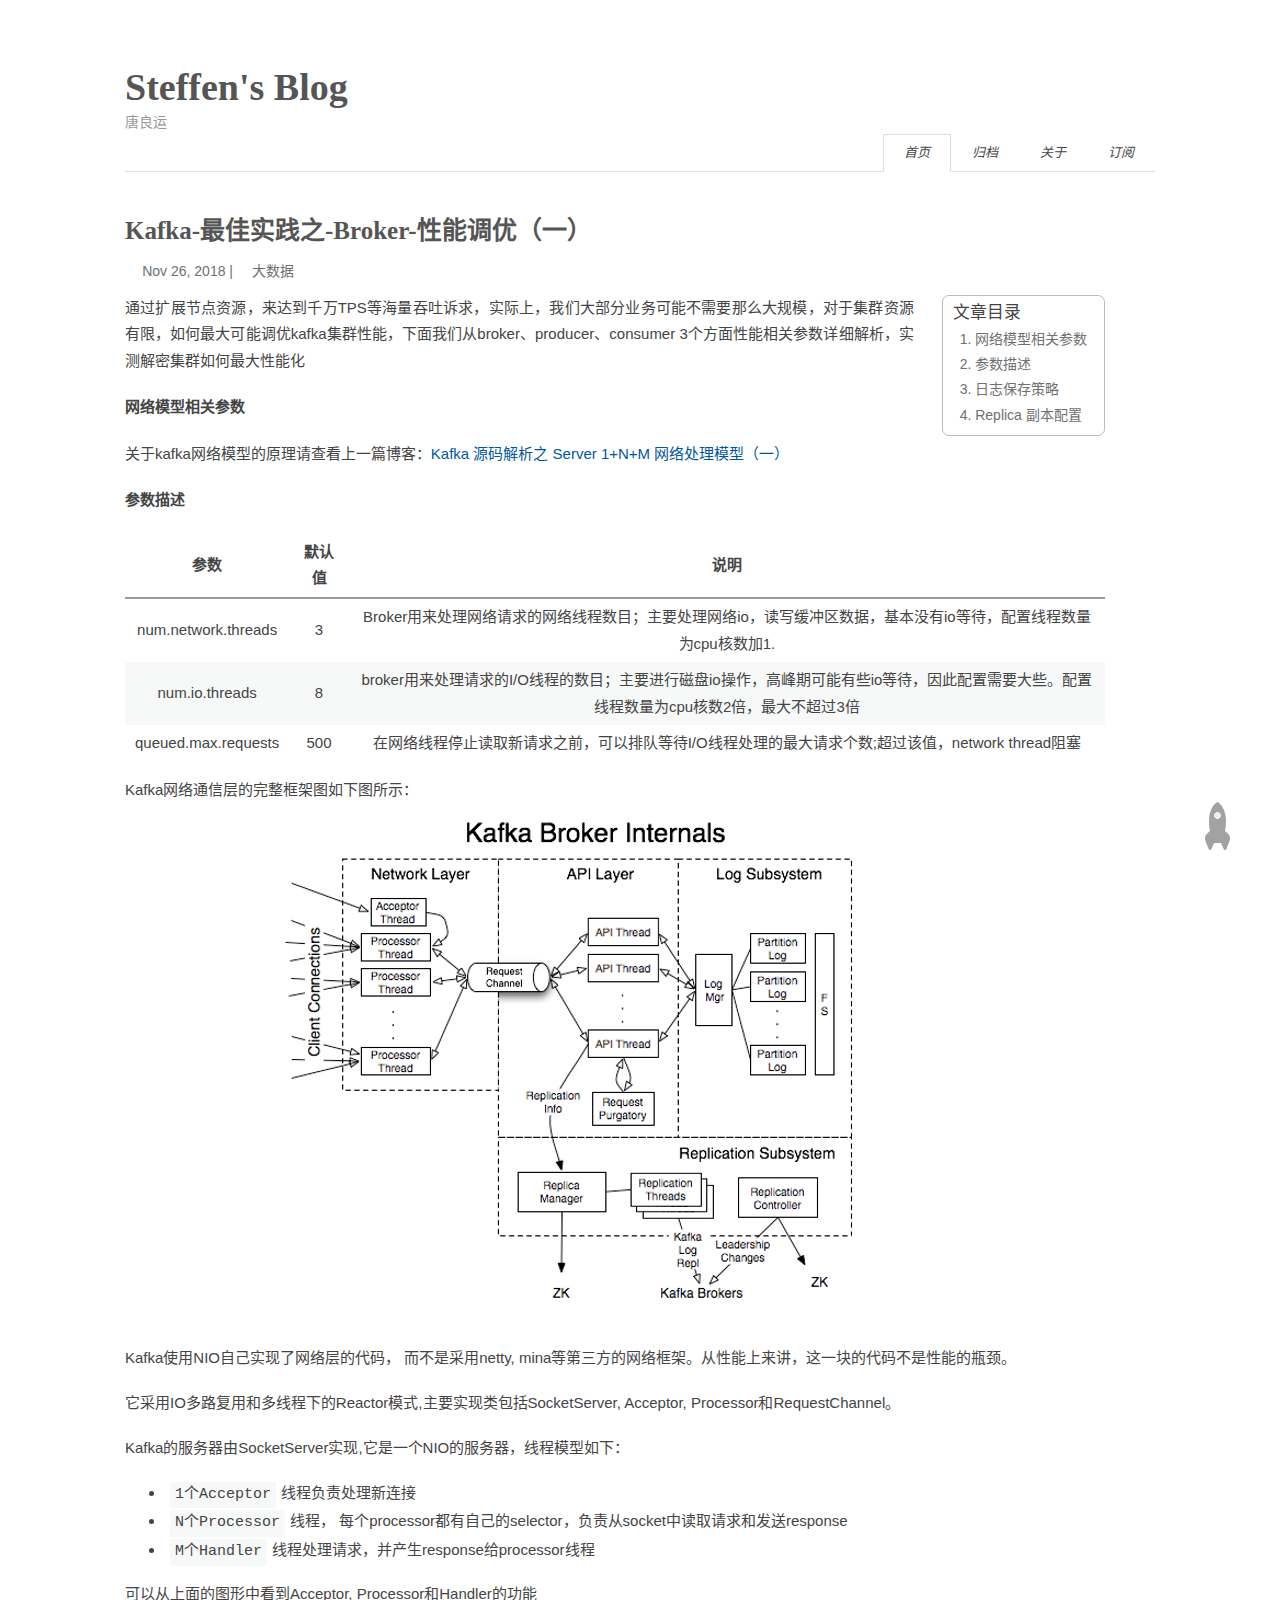
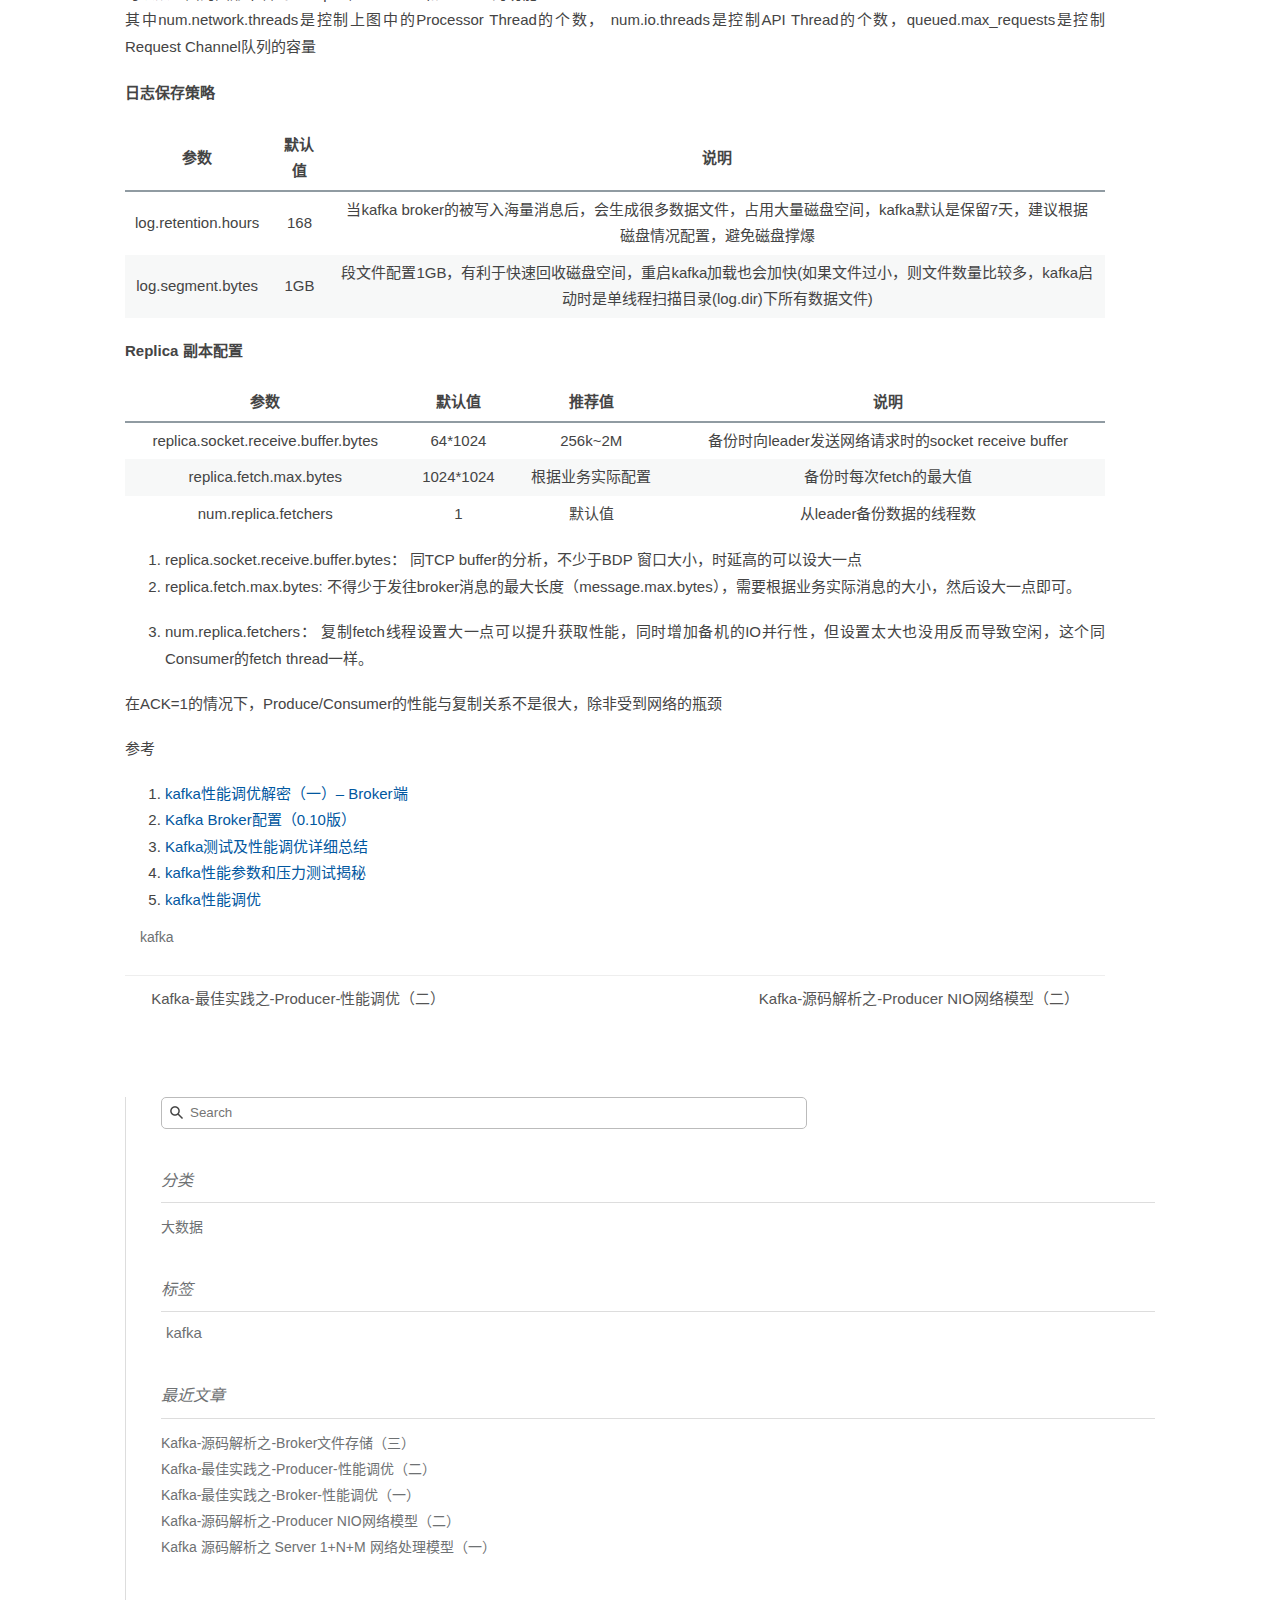
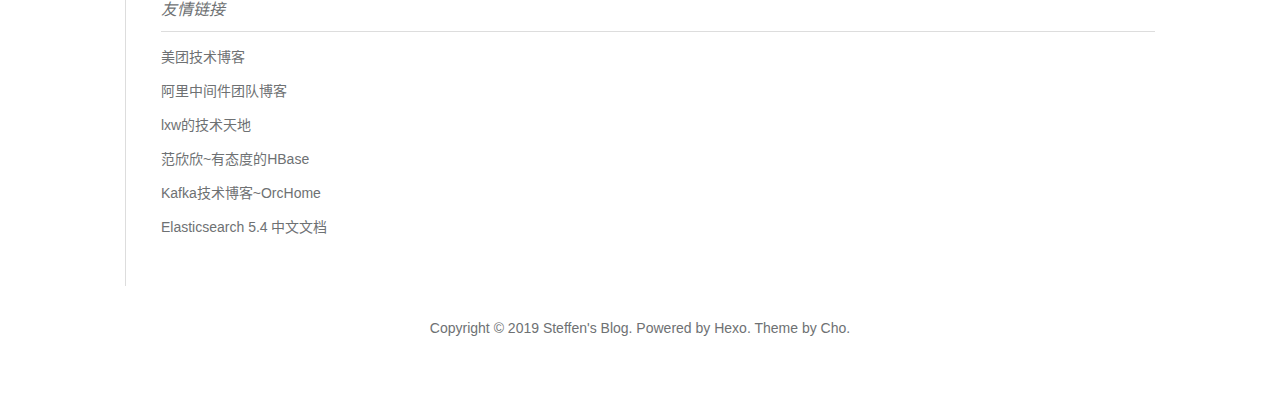
<file: 2018/11/26/Kafka-最佳实践之-Broker-性能调优（一）/index.html>
<!DOCTYPE html><html lang="zh-CN"><head><meta name="generator" content="Hexo 3.8.0"><meta http-equiv="content-type" content="text/html; charset=utf-8"><meta content="width=device-width, initial-scale=1.0, maximum-scale=1.0, user-scalable=0" name="viewport"><meta content="yes" name="apple-mobile-web-app-capable"><meta content="black-translucent" name="apple-mobile-web-app-status-bar-style"><meta content="telephone=no" name="format-detection"><meta name="description" content="记录技术路上的点滴"><title>Kafka-最佳实践之-Broker-性能调优（一） | Steffen's Blog</title><link rel="stylesheet" type="text/css" href="/css/style.css?v=0.0.0"><link rel="stylesheet" type="text/css" href="//lib.baomitu.com/normalize/8.0.1/normalize.min.css"><link rel="stylesheet" type="text/css" href="//lib.baomitu.com/pure/1.0.0/pure-min.css"><link rel="stylesheet" type="text/css" href="//lib.baomitu.com/pure/1.0.0/grids-responsive-min.css"><link rel="stylesheet" href="//lib.baomitu.com/font-awesome/4.7.0/css/font-awesome.min.css"><script type="text/javascript" src="//lib.baomitu.com/jquery/3.3.1/jquery.min.js"></script><link rel="icon" mask="" sizes="any" href="/favicon.ico"><link rel="Shortcut Icon" type="image/x-icon" href="/favicon.ico"><link rel="apple-touch-icon" href="/apple-touch-icon.png"><link rel="apple-touch-icon-precomposed" href="/apple-touch-icon.png"><link rel="alternate" type="application/atom+xml" href="/atom.xml"></head><body><div class="body_container"><div id="header"><div class="site-name"><h1 class="hidden">Kafka-最佳实践之-Broker-性能调优（一）</h1><a id="logo" href="/.">Steffen's Blog</a><p class="description">唐良运</p></div><div id="nav-menu"><a class="current" href="/."><i class="fa fa-home"> 首页</i></a><a href="/archives/"><i class="fa fa-archive"> 归档</i></a><a href="/about/"><i class="fa fa-user"> 关于</i></a><a href="/atom.xml"><i class="fa fa-rss"> 订阅</i></a></div></div><div class="pure-g" id="layout"><div class="pure-u-1 pure-u-md-3-4"><div class="content_container"><div class="post"><h1 class="post-title">Kafka-最佳实践之-Broker-性能调优（一）</h1><div class="post-meta">Nov 26, 2018<span> | </span><span class="category"><a href="/categories/大数据/">大数据</a></span></div><div class="clear"><div class="toc-article" id="toc"><div class="toc-title">文章目录</div><ol class="toc"><li class="toc-item toc-level-4"><a class="toc-link" href="#网络模型相关参数"><span class="toc-number">1.</span> <span class="toc-text">网络模型相关参数</span></a></li><li class="toc-item toc-level-4"><a class="toc-link" href="#参数描述"><span class="toc-number">2.</span> <span class="toc-text">参数描述</span></a></li><li class="toc-item toc-level-4"><a class="toc-link" href="#日志保存策略"><span class="toc-number">3.</span> <span class="toc-text">日志保存策略</span></a></li><li class="toc-item toc-level-4"><a class="toc-link" href="#Replica-副本配置"><span class="toc-number">4.</span> <span class="toc-text">Replica 副本配置</span></a></li></ol></div></div><div class="post-content"><p>通过扩展节点资源，来达到千万TPS等海量吞吐诉求，实际上，我们大部分业务可能不需要那么大规模，对于集群资源有限，如何最大可能调优kafka集群性能，下面我们从broker、producer、consumer 3个方面性能相关参数详细解析，实测解密集群如何最大性能化</p>
<h4 id="网络模型相关参数"><a href="#网络模型相关参数" class="headerlink" title="网络模型相关参数"></a>网络模型相关参数</h4><p>关于kafka网络模型的原理请查看上一篇博客：<a href="https://itcrazy0918.github.io/2018/11/24/Kafka-%E6%BA%90%E7%A0%81%E8%A7%A3%E6%9E%90%E4%B9%8B-Server-1-N-M-%E7%BD%91%E7%BB%9C%E5%A4%84%E7%90%86%E6%A8%A1%E5%9E%8B%EF%BC%88%E4%B8%80%EF%BC%89/" title="Kafka 源码解析之 Server 1+N+M 网络处理模型（一）" target="_blank" rel="noopener">Kafka 源码解析之 Server 1+N+M 网络处理模型（一）</a></p>
<h4 id="参数描述"><a href="#参数描述" class="headerlink" title="参数描述"></a>参数描述</h4><table>
<thead>
<tr>
<th style="text-align:center">参数</th>
<th style="text-align:center">默认值</th>
<th style="text-align:center">说明</th>
</tr>
</thead>
<tbody>
<tr>
<td style="text-align:center">num.network.threads</td>
<td style="text-align:center">3</td>
<td style="text-align:center">Broker用来处理网络请求的网络线程数目；主要处理网络io，读写缓冲区数据，基本没有io等待，配置线程数量为cpu核数加1.</td>
</tr>
<tr>
<td style="text-align:center">num.io.threads</td>
<td style="text-align:center">8</td>
<td style="text-align:center">broker用来处理请求的I/O线程的数目；主要进行磁盘io操作，高峰期可能有些io等待，因此配置需要大些。配置线程数量为cpu核数2倍，最大不超过3倍</td>
</tr>
<tr>
<td style="text-align:center">queued.max.requests</td>
<td style="text-align:center">500</td>
<td style="text-align:center">在网络线程停止读取新请求之前，可以排队等待I/O线程处理的最大请求个数;超过该值，network thread阻塞</td>
</tr>
</tbody>
</table>
<p>Kafka网络通信层的完整框架图如下图所示：<br><img src="/2018/11/26/Kafka-最佳实践之-Broker-性能调优（一）/kafka-broker-inter.png" alt="Kafka Server 网络通信框架图"></p>
<p>Kafka使用NIO自己实现了网络层的代码， 而不是采用netty, mina等第三方的网络框架。从性能上来讲，这一块的代码不是性能的瓶颈。</p>
<p>它采用IO多路复用和多线程下的Reactor模式,主要实现类包括SocketServer, Acceptor, Processor和RequestChannel。</p>
<p>Kafka的服务器由SocketServer实现,它是一个NIO的服务器，线程模型如下：</p>
<ul>
<li><code>1个Acceptor</code>线程负责处理新连接</li>
<li><code>N个Processor</code>线程， 每个processor都有自己的selector，负责从socket中读取请求和发送response</li>
<li><code>M个Handler</code>线程处理请求，并产生response给processor线程</li>
</ul>
<p>可以从上面的图形中看到Acceptor, Processor和Handler的功能<br>其中num.network.threads是控制上图中的Processor Thread的个数， num.io.threads是控制API Thread的个数，queued.max_requests是控制Request Channel队列的容量</p>
<h4 id="日志保存策略"><a href="#日志保存策略" class="headerlink" title="日志保存策略"></a>日志保存策略</h4><table>
<thead>
<tr>
<th style="text-align:center">参数</th>
<th style="text-align:center">默认值</th>
<th style="text-align:center">说明</th>
</tr>
</thead>
<tbody>
<tr>
<td style="text-align:center">log.retention.hours</td>
<td style="text-align:center">168</td>
<td style="text-align:center">当kafka broker的被写入海量消息后，会生成很多数据文件，占用大量磁盘空间，kafka默认是保留7天，建议根据磁盘情况配置，避免磁盘撑爆</td>
</tr>
<tr>
<td style="text-align:center">log.segment.bytes</td>
<td style="text-align:center">1GB</td>
<td style="text-align:center">段文件配置1GB，有利于快速回收磁盘空间，重启kafka加载也会加快(如果文件过小，则文件数量比较多，kafka启动时是单线程扫描目录(log.dir)下所有数据文件)</td>
</tr>
</tbody>
</table>
<h4 id="Replica-副本配置"><a href="#Replica-副本配置" class="headerlink" title="Replica 副本配置"></a>Replica 副本配置</h4><table>
<thead>
<tr>
<th style="text-align:center">参数</th>
<th style="text-align:center">默认值</th>
<th style="text-align:center">推荐值</th>
<th style="text-align:center">说明</th>
</tr>
</thead>
<tbody>
<tr>
<td style="text-align:center">replica.socket.receive.buffer.bytes</td>
<td style="text-align:center">64*1024</td>
<td style="text-align:center">256k~2M</td>
<td style="text-align:center">备份时向leader发送网络请求时的socket receive buffer</td>
</tr>
<tr>
<td style="text-align:center">replica.fetch.max.bytes</td>
<td style="text-align:center">1024*1024</td>
<td style="text-align:center">根据业务实际配置</td>
<td style="text-align:center">备份时每次fetch的最大值</td>
</tr>
<tr>
<td style="text-align:center">num.replica.fetchers</td>
<td style="text-align:center">1</td>
<td style="text-align:center">默认值</td>
<td style="text-align:center">从leader备份数据的线程数</td>
</tr>
</tbody>
</table>
<ol>
<li>replica.socket.receive.buffer.bytes： 同TCP buffer的分析，不少于BDP 窗口大小，时延高的可以设大一点</li>
<li><p>replica.fetch.max.bytes:  不得少于发往broker消息的最大长度（message.max.bytes），需要根据业务实际消息的大小，然后设大一点即可。</p>
</li>
<li><p>num.replica.fetchers： 复制fetch线程设置大一点可以提升获取性能，同时增加备机的IO并行性，但设置太大也没用反而导致空闲，这个同Consumer的fetch thread一样。</p>
</li>
</ol>
<p>在ACK=1的情况下，Produce/Consumer的性能与复制关系不是很大，除非受到网络的瓶颈</p>
<p>参考</p>
<ol>
<li><a href="https://bbs.huaweicloud.com/blogs/eca0c026873311e7b8317ca23e93a891" title="kafka性能调优解密（一）-- Broker端" target="_blank" rel="noopener">kafka性能调优解密（一）– Broker端</a></li>
<li><a href="http://orchome.com/472" title="Kafka Broker配置（0.10版）" target="_blank" rel="noopener">Kafka Broker配置（0.10版）</a></li>
<li><a href="https://blog.csdn.net/airfish20000/article/details/77430542" title="Kafka测试及性能调优详细总结" target="_blank" rel="noopener">Kafka测试及性能调优详细总结</a></li>
<li><a href="https://blog.csdn.net/stark_summer/article/details/50203133" title="kafka性能参数和压力测试揭秘" target="_blank" rel="noopener">kafka性能参数和压力测试揭秘</a></li>
<li><a href="https://blog.csdn.net/bluetjs/article/details/80485359" title="kafka性能调优" target="_blank" rel="noopener">kafka性能调优</a></li>
</ol>
</div><div class="tags"><a href="/tags/kafka/">kafka</a></div><div class="post-nav"><a class="pre" href="/2018/11/26/Kafka-最佳实践之-Producer-性能调优（二）/">Kafka-最佳实践之-Producer-性能调优（二）</a><a class="next" href="/2018/11/26/Kafka-源码解析之-Producer-NIO网络模型（二）/">Kafka-源码解析之-Producer NIO网络模型（二）</a></div></div></div></div><div class="pure-u-1-4 hidden_mid_and_down"><div id="sidebar"><div class="widget"><form class="search-form" action="//www.baidu.com/baidu" method="get" accept-charset="utf-8" target="_blank"><input type="search" name="word" maxlength="20" placeholder="Search"><input type="hidden" name="si" value="http://yoursite.com"><input name="tn" type="hidden" value="bds"><input name="cl" type="hidden" value="3"><input name="ct" type="hidden" value="2097152"><input name="s" type="hidden" value="on"></form></div><div class="widget"><div class="widget-title"><i class="fa fa-folder-o"> 分类</i></div><ul class="category-list"><li class="category-list-item"><a class="category-list-link" href="/categories/大数据/">大数据</a></li></ul></div><div class="widget"><div class="widget-title"><i class="fa fa-star-o"> 标签</i></div><div class="tagcloud"><a href="/tags/kafka/" style="font-size: 15px;">kafka</a></div></div><div class="widget"><div class="widget-title"><i class="fa fa-file-o"> 最近文章</i></div><ul class="post-list"><li class="post-list-item"><a class="post-list-link" href="/2019/02/21/Kafka-源码解析之-Broker-文件存储（三）/">Kafka-源码解析之-Broker文件存储（三）</a></li><li class="post-list-item"><a class="post-list-link" href="/2018/11/26/Kafka-最佳实践之-Producer-性能调优（二）/">Kafka-最佳实践之-Producer-性能调优（二）</a></li><li class="post-list-item"><a class="post-list-link" href="/2018/11/26/Kafka-最佳实践之-Broker-性能调优（一）/">Kafka-最佳实践之-Broker-性能调优（一）</a></li><li class="post-list-item"><a class="post-list-link" href="/2018/11/26/Kafka-源码解析之-Producer-NIO网络模型（二）/">Kafka-源码解析之-Producer NIO网络模型（二）</a></li><li class="post-list-item"><a class="post-list-link" href="/2018/11/24/Kafka-源码解析之-Server-1-N-M-网络处理模型（一）/">Kafka 源码解析之 Server 1+N+M 网络处理模型（一）</a></li></ul></div><div class="widget"><div class="widget-title"><i class="fa fa-external-link"> 友情链接</i></div><ul></ul><a href="https://tech.meituan.com/" title="美团技术博客" target="_blank">美团技术博客</a><ul></ul><a href="http://jm.taobao.org/categories/" title="阿里中间件团队博客" target="_blank">阿里中间件团队博客</a><ul></ul><a href="http://lxw1234.com/" title="lxw的技术天地" target="_blank">lxw的技术天地</a><ul></ul><a href="http://hbasefly.com/" title="范欣欣~有态度的HBase" target="_blank">范欣欣~有态度的HBase</a><ul></ul><a href="http://orchome.com" title="Kafka技术博客~OrcHome" target="_blank">Kafka技术博客~OrcHome</a><ul></ul><a href="http://cwiki.apachecn.org/pages/viewpage.action?pageId=4260364" title="Elasticsearch 5.4 中文文档" target="_blank">Elasticsearch 5.4 中文文档</a></div></div></div><div class="pure-u-1 pure-u-md-3-4"><div id="footer">Copyright © 2019 <a href="/." rel="nofollow">Steffen's Blog.</a> Powered by<a rel="nofollow" target="_blank" href="https://hexo.io"> Hexo.</a><a rel="nofollow" target="_blank" href="https://github.com/tufu9441/maupassant-hexo"> Theme</a> by<a rel="nofollow" target="_blank" href="https://github.com/pagecho"> Cho.</a></div></div></div><a class="show" id="rocket" href="#top"></a><script type="text/javascript" src="/js/totop.js?v=0.0.0" async></script><script type="text/javascript" src="//lib.baomitu.com/fancybox/3.5.2/jquery.fancybox.min.js" async></script><script type="text/javascript" src="/js/fancybox.js?v=0.0.0" async></script><link rel="stylesheet" type="text/css" href="//lib.baomitu.com/fancybox/3.5.2/jquery.fancybox.min.css"><script type="text/javascript" src="/js/codeblock-resizer.js?v=0.0.0"></script><script type="text/javascript" src="/js/smartresize.js?v=0.0.0"></script></div></body></html>
</file>
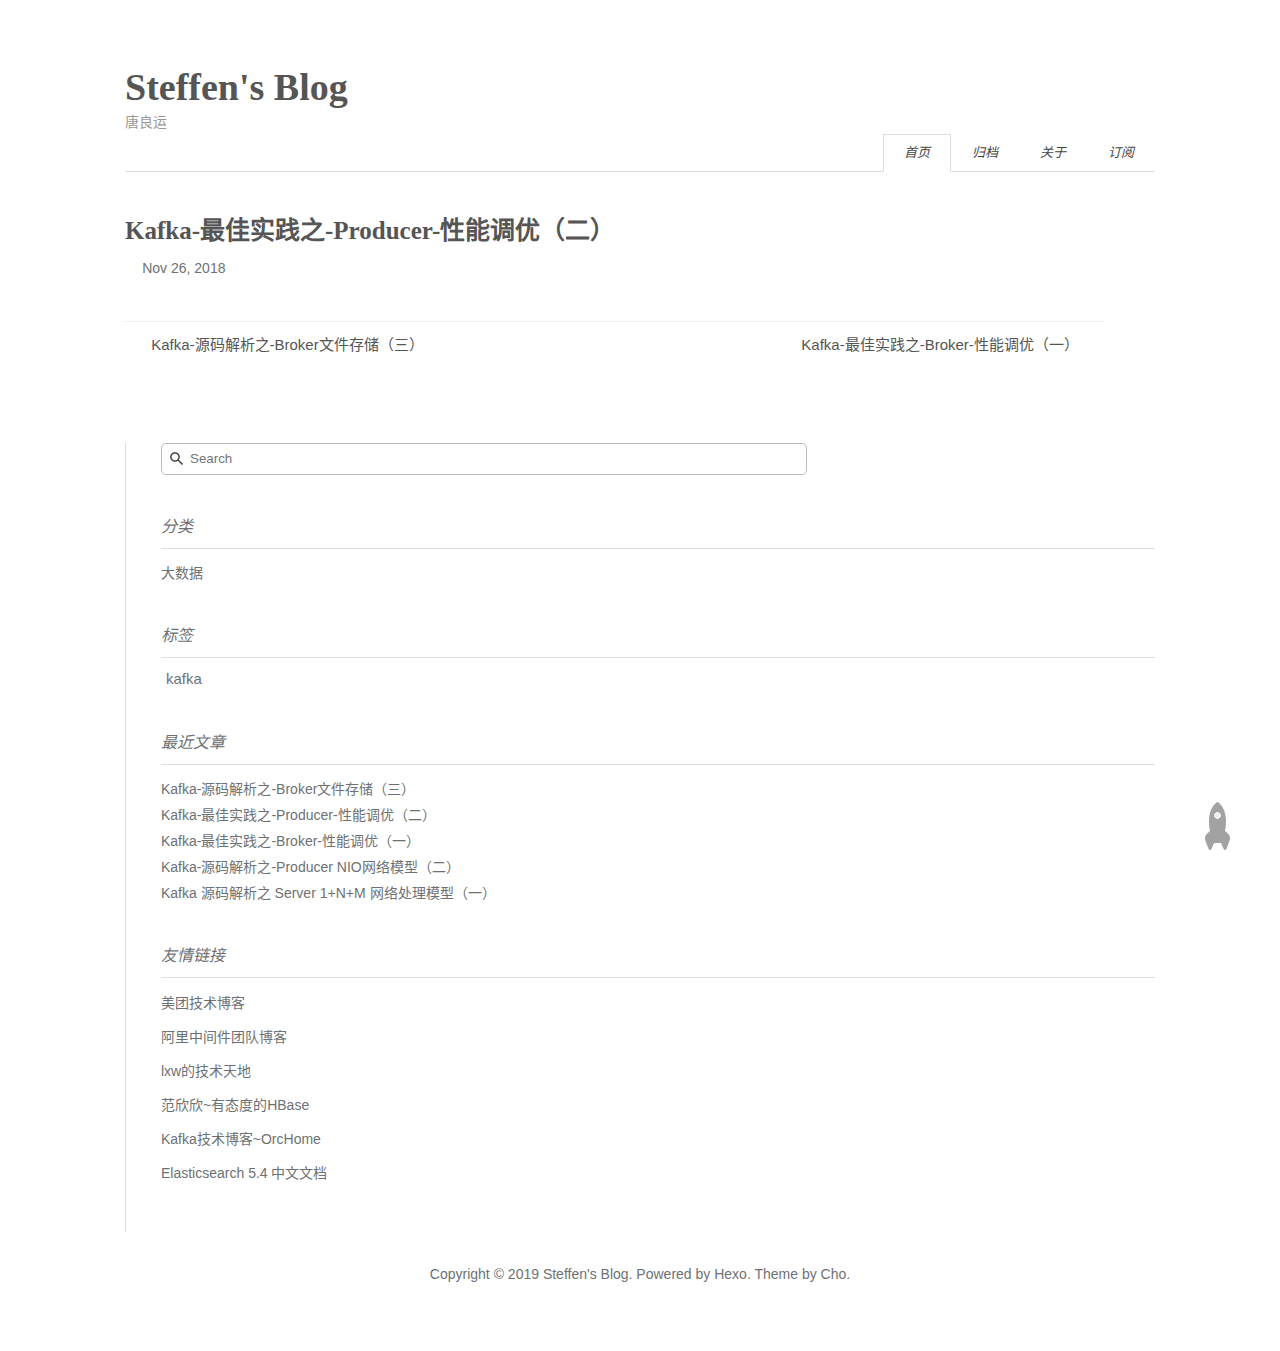
<file: 2018/11/26/Kafka-最佳实践之-Producer-性能调优（二）/index.html>
<!DOCTYPE html><html lang="zh-CN"><head><meta name="generator" content="Hexo 3.8.0"><meta http-equiv="content-type" content="text/html; charset=utf-8"><meta content="width=device-width, initial-scale=1.0, maximum-scale=1.0, user-scalable=0" name="viewport"><meta content="yes" name="apple-mobile-web-app-capable"><meta content="black-translucent" name="apple-mobile-web-app-status-bar-style"><meta content="telephone=no" name="format-detection"><meta name="description" content="记录技术路上的点滴"><title>Kafka-最佳实践之-Producer-性能调优（二） | Steffen's Blog</title><link rel="stylesheet" type="text/css" href="/css/style.css?v=0.0.0"><link rel="stylesheet" type="text/css" href="//lib.baomitu.com/normalize/8.0.1/normalize.min.css"><link rel="stylesheet" type="text/css" href="//lib.baomitu.com/pure/1.0.0/pure-min.css"><link rel="stylesheet" type="text/css" href="//lib.baomitu.com/pure/1.0.0/grids-responsive-min.css"><link rel="stylesheet" href="//lib.baomitu.com/font-awesome/4.7.0/css/font-awesome.min.css"><script type="text/javascript" src="//lib.baomitu.com/jquery/3.3.1/jquery.min.js"></script><link rel="icon" mask="" sizes="any" href="/favicon.ico"><link rel="Shortcut Icon" type="image/x-icon" href="/favicon.ico"><link rel="apple-touch-icon" href="/apple-touch-icon.png"><link rel="apple-touch-icon-precomposed" href="/apple-touch-icon.png"><link rel="alternate" type="application/atom+xml" href="/atom.xml"></head><body><div class="body_container"><div id="header"><div class="site-name"><h1 class="hidden">Kafka-最佳实践之-Producer-性能调优（二）</h1><a id="logo" href="/.">Steffen's Blog</a><p class="description">唐良运</p></div><div id="nav-menu"><a class="current" href="/."><i class="fa fa-home"> 首页</i></a><a href="/archives/"><i class="fa fa-archive"> 归档</i></a><a href="/about/"><i class="fa fa-user"> 关于</i></a><a href="/atom.xml"><i class="fa fa-rss"> 订阅</i></a></div></div><div class="pure-g" id="layout"><div class="pure-u-1 pure-u-md-3-4"><div class="content_container"><div class="post"><h1 class="post-title">Kafka-最佳实践之-Producer-性能调优（二）</h1><div class="post-meta">Nov 26, 2018</div><div class="post-content"></div><div class="tags"></div><div class="post-nav"><a class="pre" href="/2019/02/21/Kafka-源码解析之-Broker-文件存储（三）/">Kafka-源码解析之-Broker文件存储（三）</a><a class="next" href="/2018/11/26/Kafka-最佳实践之-Broker-性能调优（一）/">Kafka-最佳实践之-Broker-性能调优（一）</a></div></div></div></div><div class="pure-u-1-4 hidden_mid_and_down"><div id="sidebar"><div class="widget"><form class="search-form" action="//www.baidu.com/baidu" method="get" accept-charset="utf-8" target="_blank"><input type="search" name="word" maxlength="20" placeholder="Search"><input type="hidden" name="si" value="http://yoursite.com"><input name="tn" type="hidden" value="bds"><input name="cl" type="hidden" value="3"><input name="ct" type="hidden" value="2097152"><input name="s" type="hidden" value="on"></form></div><div class="widget"><div class="widget-title"><i class="fa fa-folder-o"> 分类</i></div><ul class="category-list"><li class="category-list-item"><a class="category-list-link" href="/categories/大数据/">大数据</a></li></ul></div><div class="widget"><div class="widget-title"><i class="fa fa-star-o"> 标签</i></div><div class="tagcloud"><a href="/tags/kafka/" style="font-size: 15px;">kafka</a></div></div><div class="widget"><div class="widget-title"><i class="fa fa-file-o"> 最近文章</i></div><ul class="post-list"><li class="post-list-item"><a class="post-list-link" href="/2019/02/21/Kafka-源码解析之-Broker-文件存储（三）/">Kafka-源码解析之-Broker文件存储（三）</a></li><li class="post-list-item"><a class="post-list-link" href="/2018/11/26/Kafka-最佳实践之-Producer-性能调优（二）/">Kafka-最佳实践之-Producer-性能调优（二）</a></li><li class="post-list-item"><a class="post-list-link" href="/2018/11/26/Kafka-最佳实践之-Broker-性能调优（一）/">Kafka-最佳实践之-Broker-性能调优（一）</a></li><li class="post-list-item"><a class="post-list-link" href="/2018/11/26/Kafka-源码解析之-Producer-NIO网络模型（二）/">Kafka-源码解析之-Producer NIO网络模型（二）</a></li><li class="post-list-item"><a class="post-list-link" href="/2018/11/24/Kafka-源码解析之-Server-1-N-M-网络处理模型（一）/">Kafka 源码解析之 Server 1+N+M 网络处理模型（一）</a></li></ul></div><div class="widget"><div class="widget-title"><i class="fa fa-external-link"> 友情链接</i></div><ul></ul><a href="https://tech.meituan.com/" title="美团技术博客" target="_blank">美团技术博客</a><ul></ul><a href="http://jm.taobao.org/categories/" title="阿里中间件团队博客" target="_blank">阿里中间件团队博客</a><ul></ul><a href="http://lxw1234.com/" title="lxw的技术天地" target="_blank">lxw的技术天地</a><ul></ul><a href="http://hbasefly.com/" title="范欣欣~有态度的HBase" target="_blank">范欣欣~有态度的HBase</a><ul></ul><a href="http://orchome.com" title="Kafka技术博客~OrcHome" target="_blank">Kafka技术博客~OrcHome</a><ul></ul><a href="http://cwiki.apachecn.org/pages/viewpage.action?pageId=4260364" title="Elasticsearch 5.4 中文文档" target="_blank">Elasticsearch 5.4 中文文档</a></div></div></div><div class="pure-u-1 pure-u-md-3-4"><div id="footer">Copyright © 2019 <a href="/." rel="nofollow">Steffen's Blog.</a> Powered by<a rel="nofollow" target="_blank" href="https://hexo.io"> Hexo.</a><a rel="nofollow" target="_blank" href="https://github.com/tufu9441/maupassant-hexo"> Theme</a> by<a rel="nofollow" target="_blank" href="https://github.com/pagecho"> Cho.</a></div></div></div><a class="show" id="rocket" href="#top"></a><script type="text/javascript" src="/js/totop.js?v=0.0.0" async></script><script type="text/javascript" src="//lib.baomitu.com/fancybox/3.5.2/jquery.fancybox.min.js" async></script><script type="text/javascript" src="/js/fancybox.js?v=0.0.0" async></script><link rel="stylesheet" type="text/css" href="//lib.baomitu.com/fancybox/3.5.2/jquery.fancybox.min.css"><script type="text/javascript" src="/js/codeblock-resizer.js?v=0.0.0"></script><script type="text/javascript" src="/js/smartresize.js?v=0.0.0"></script></div></body></html>
</file>
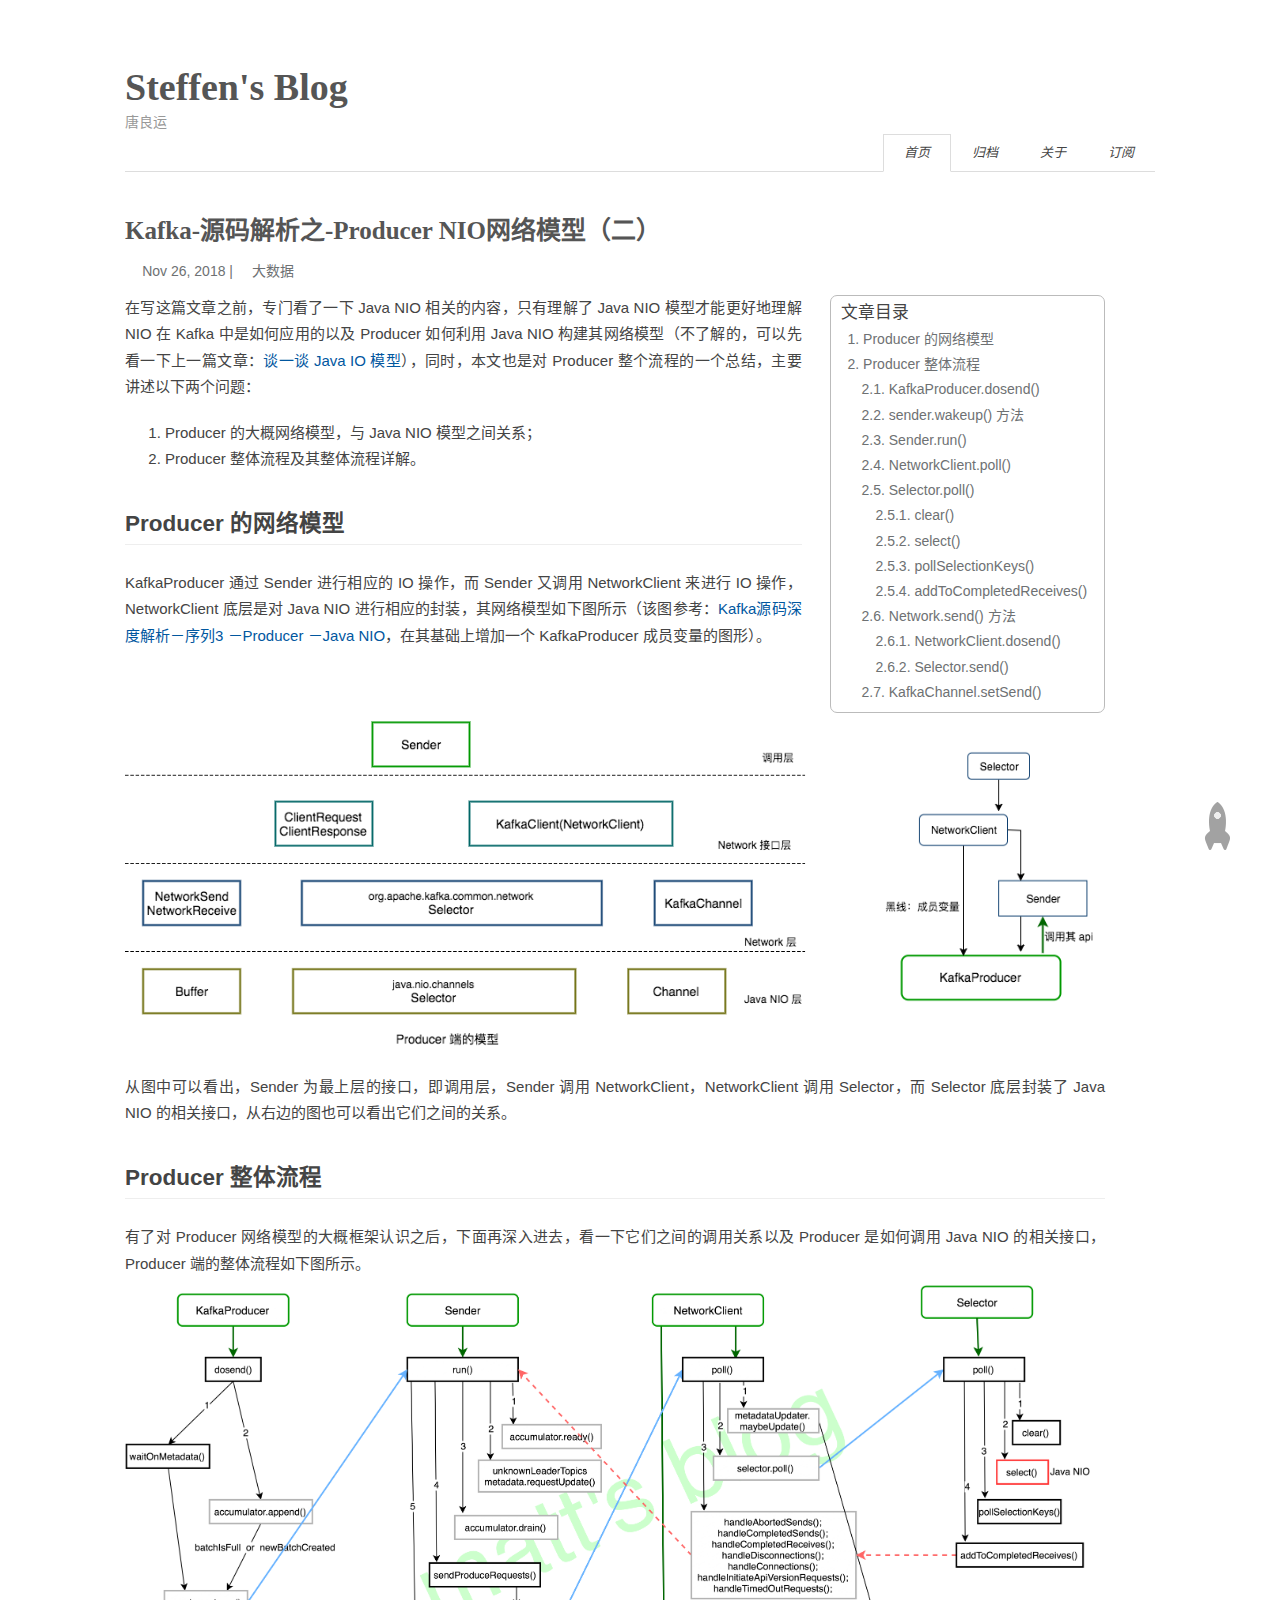
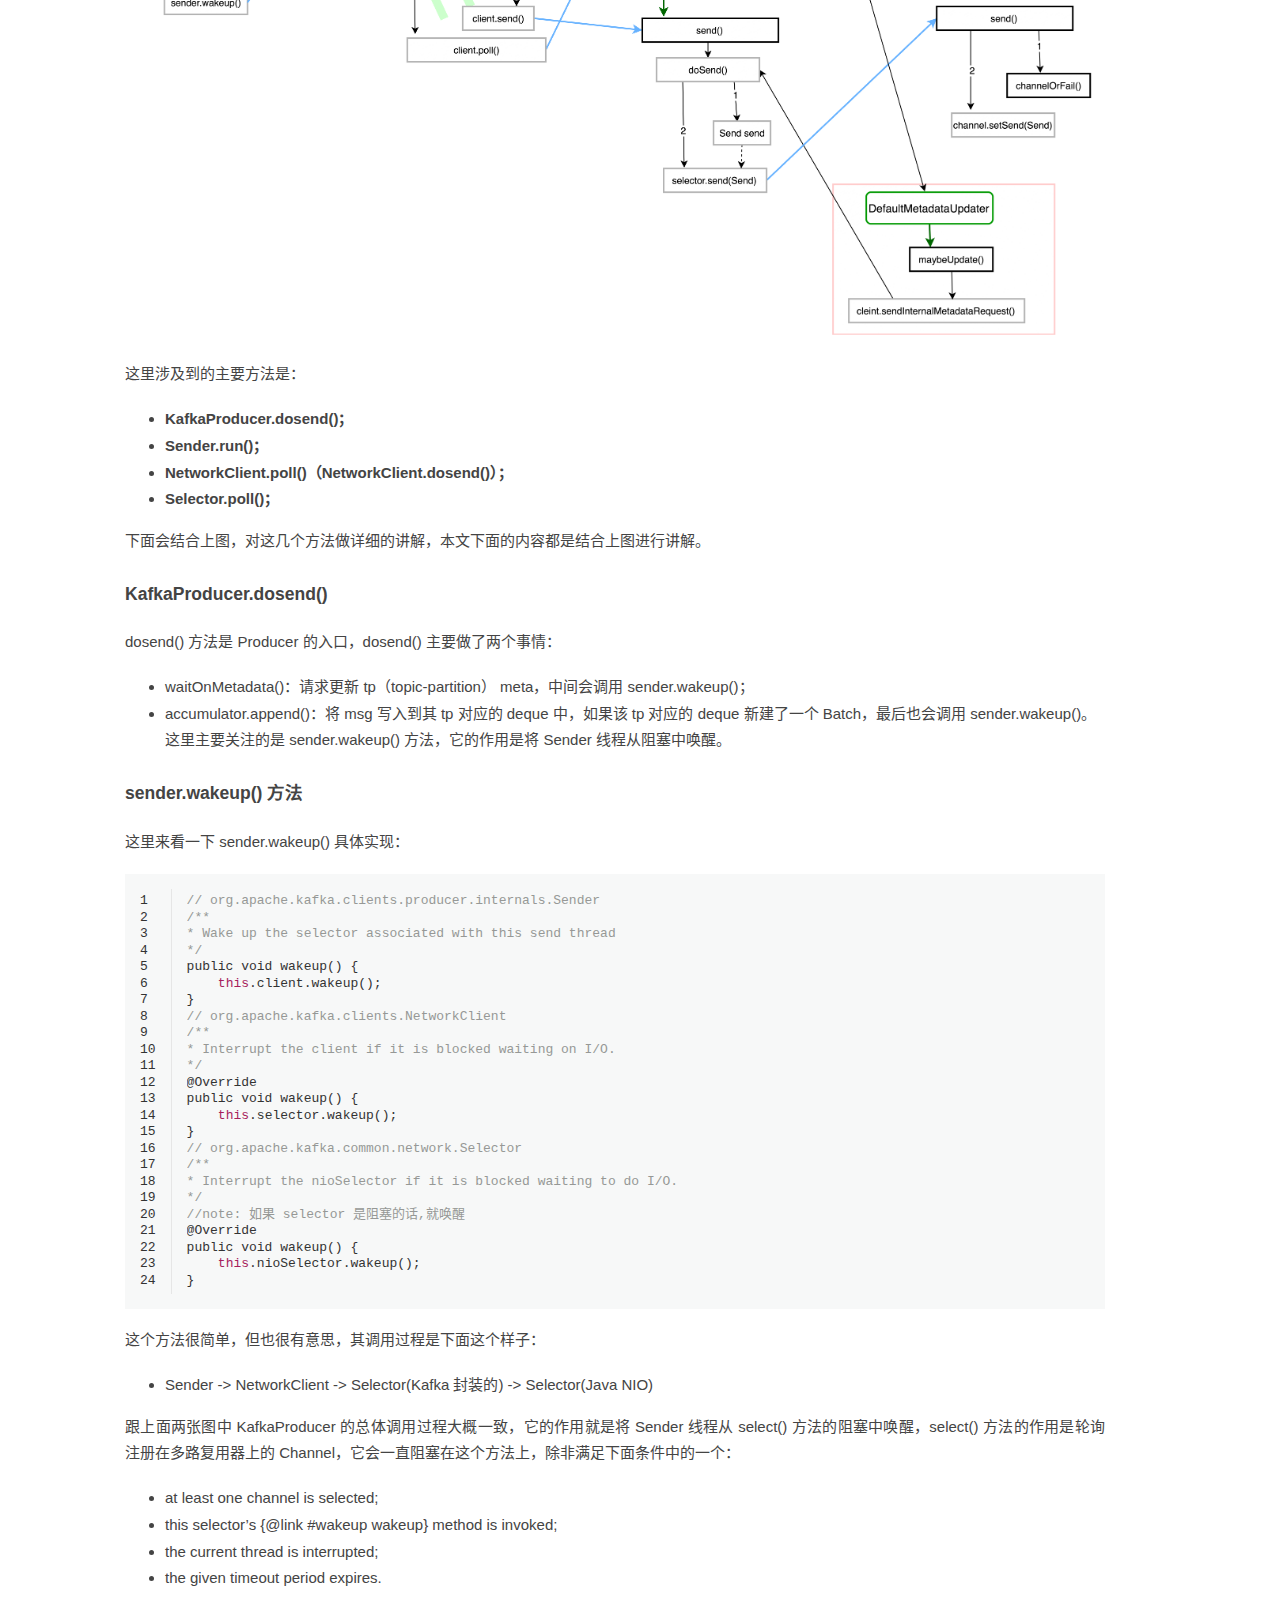
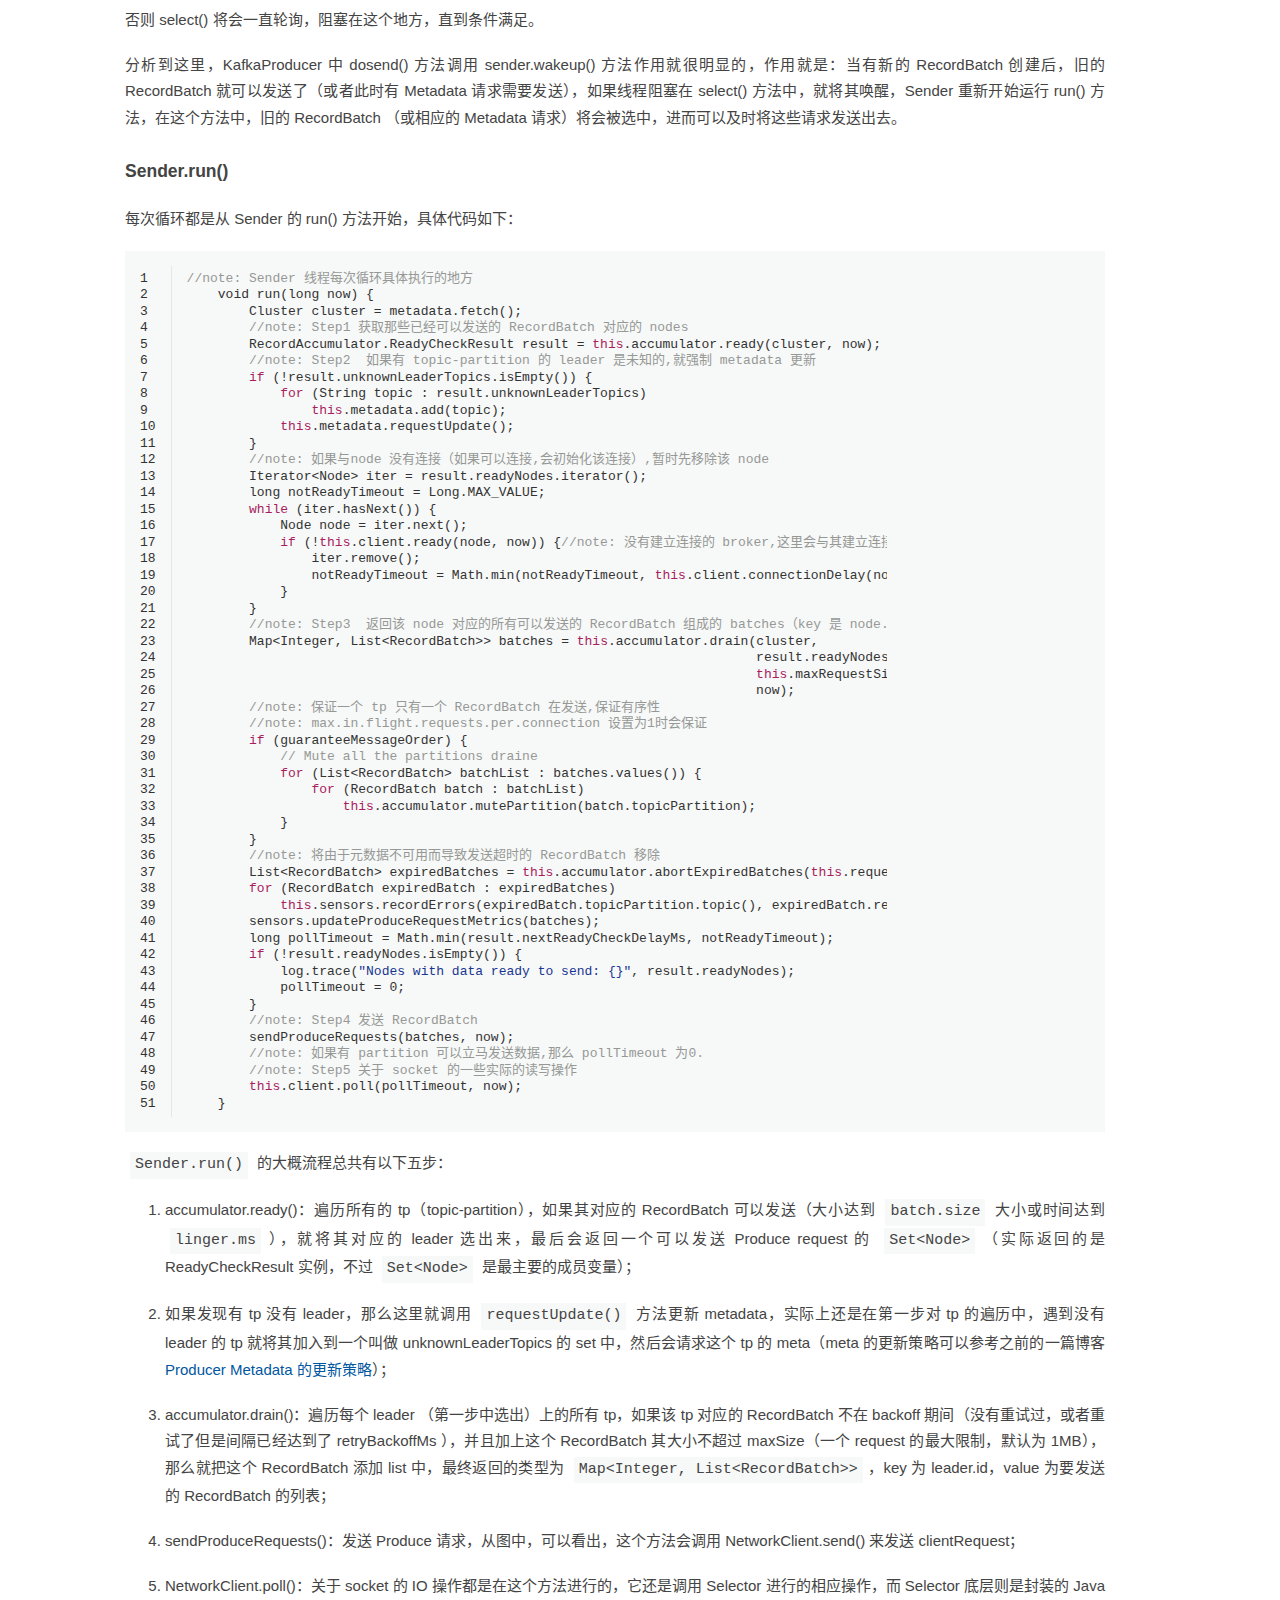
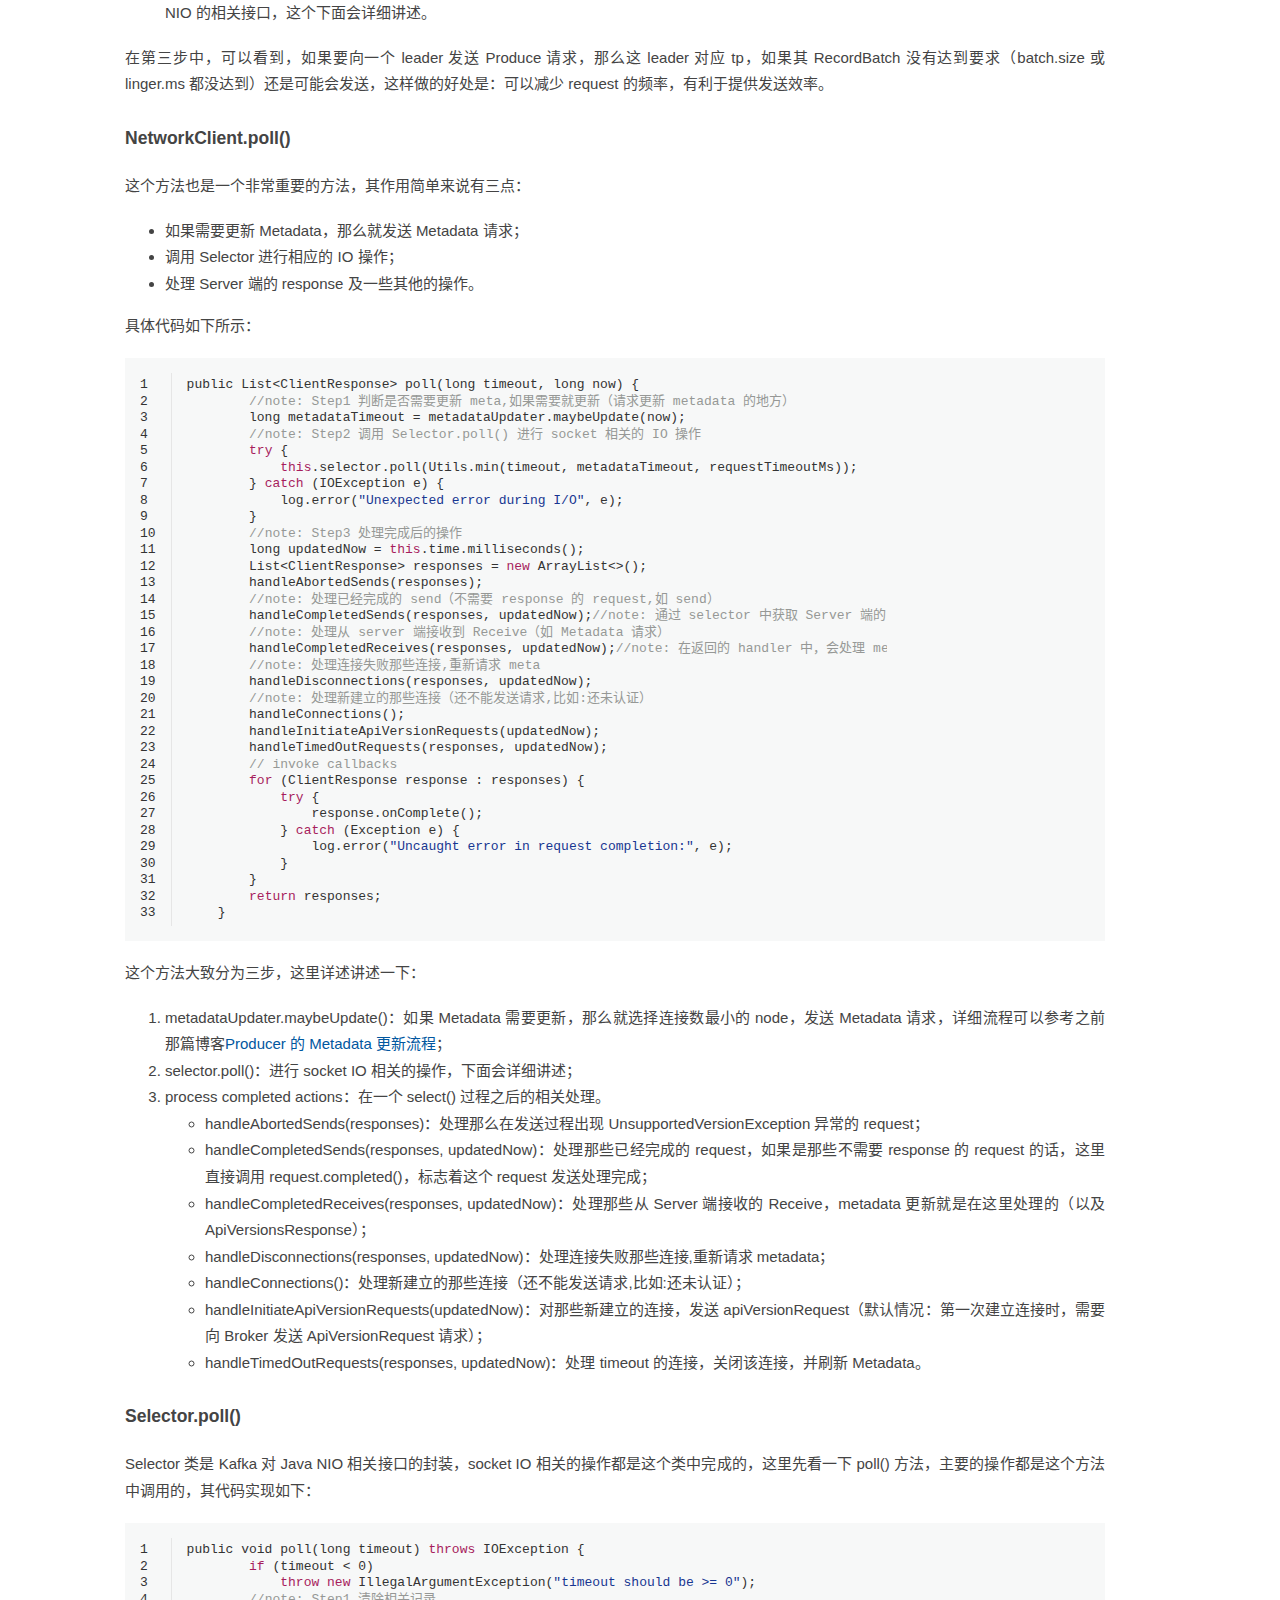
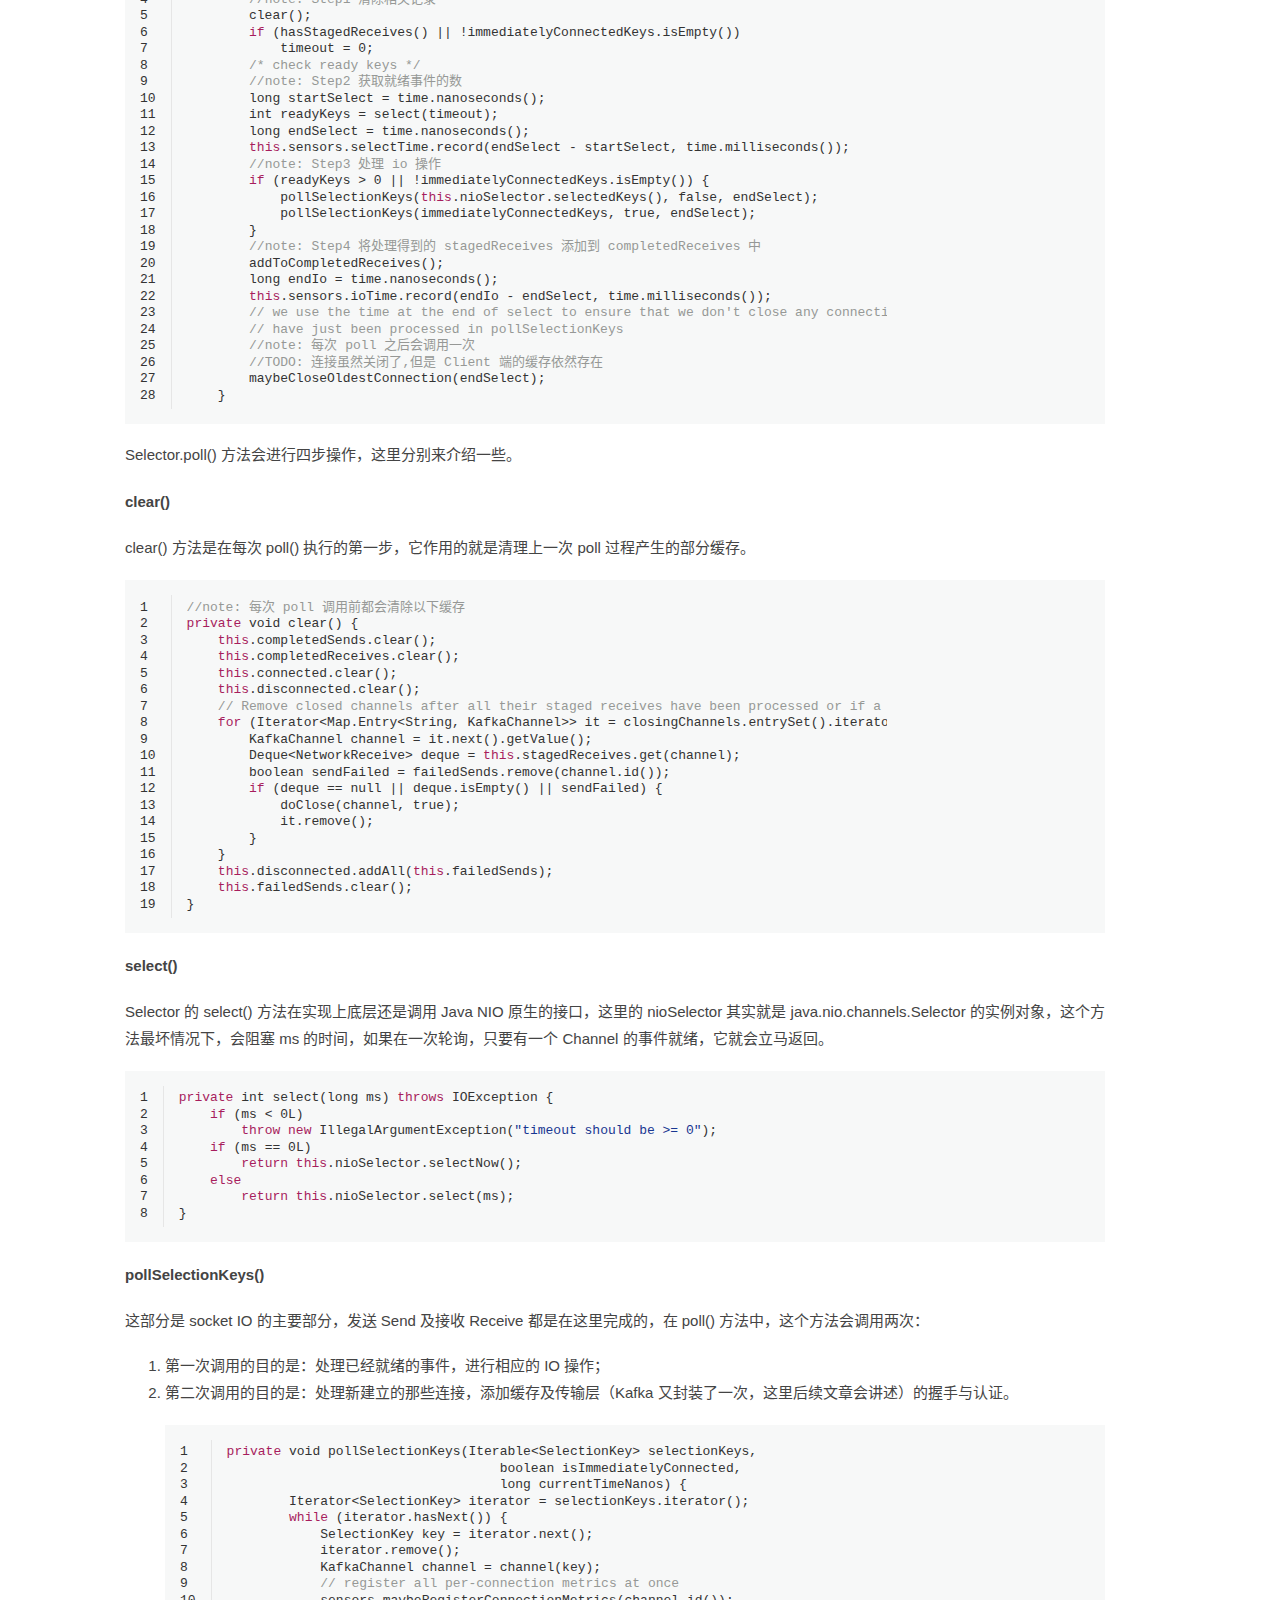
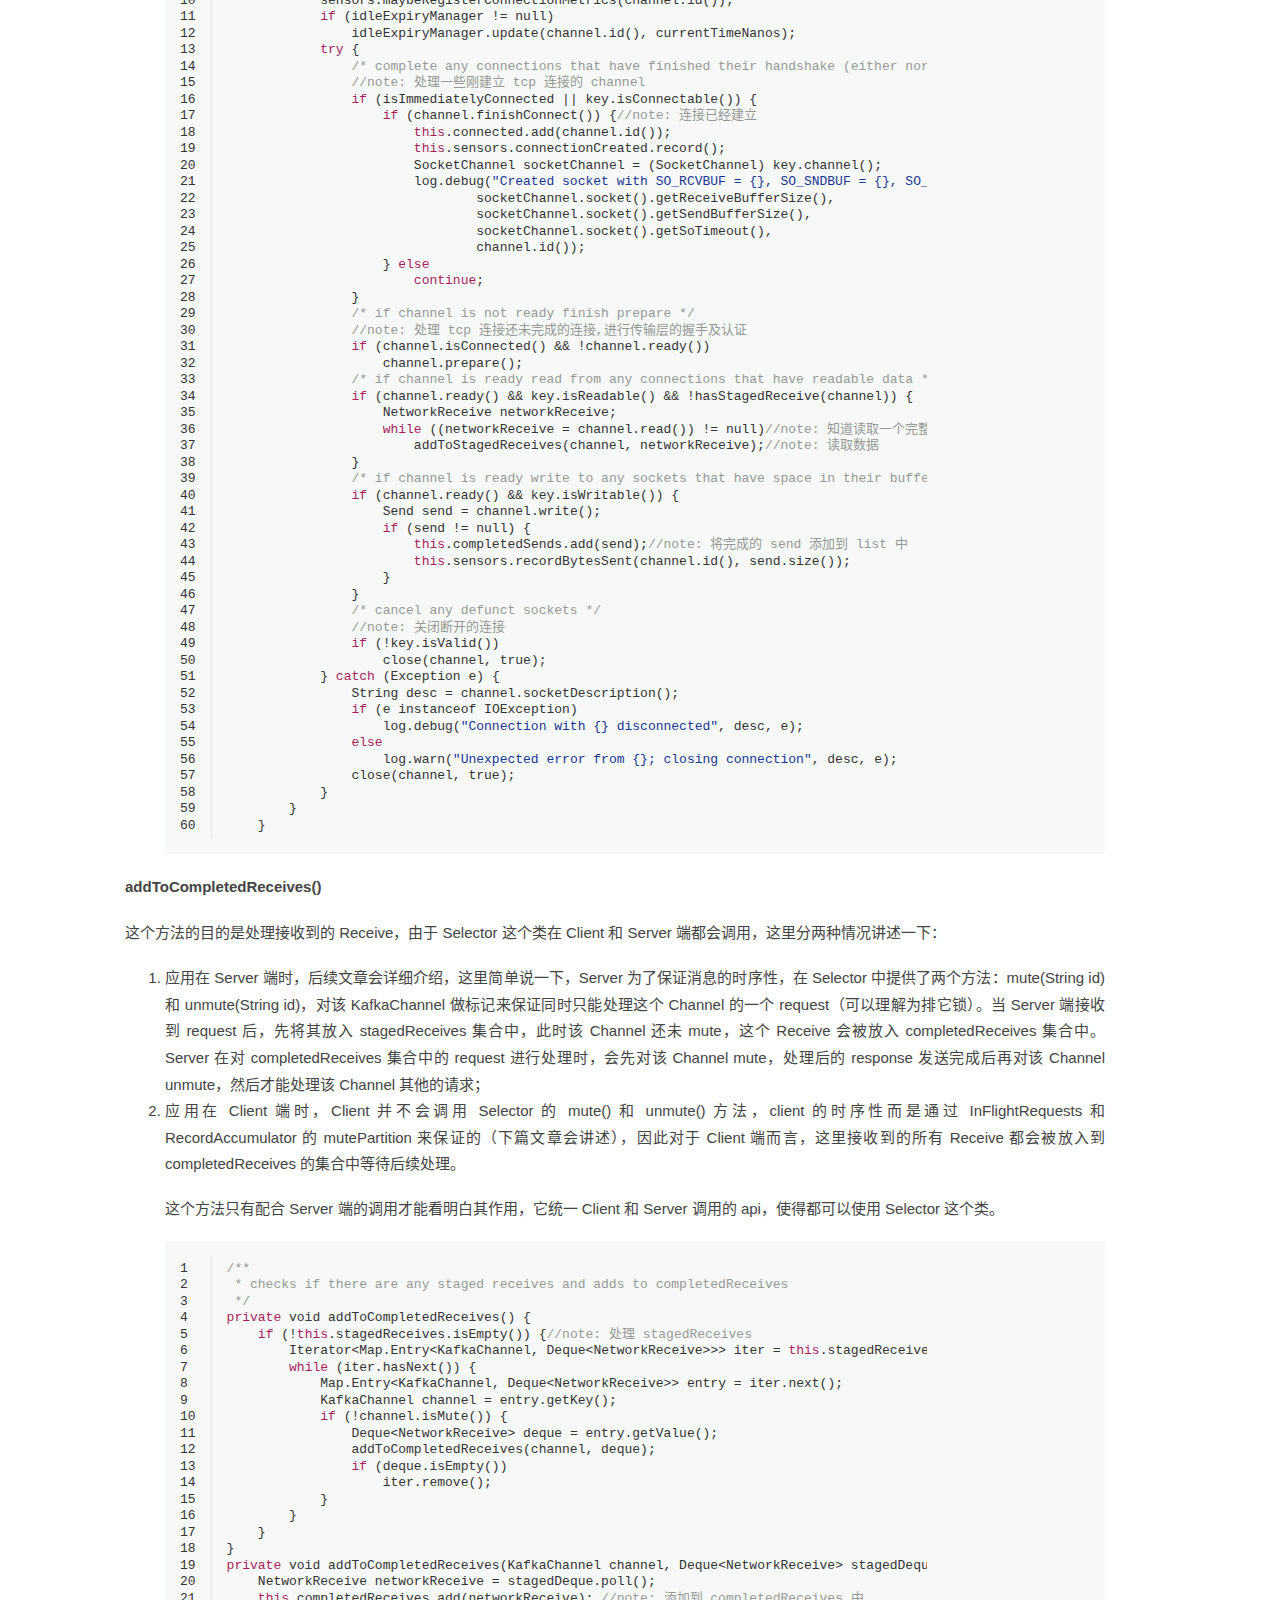
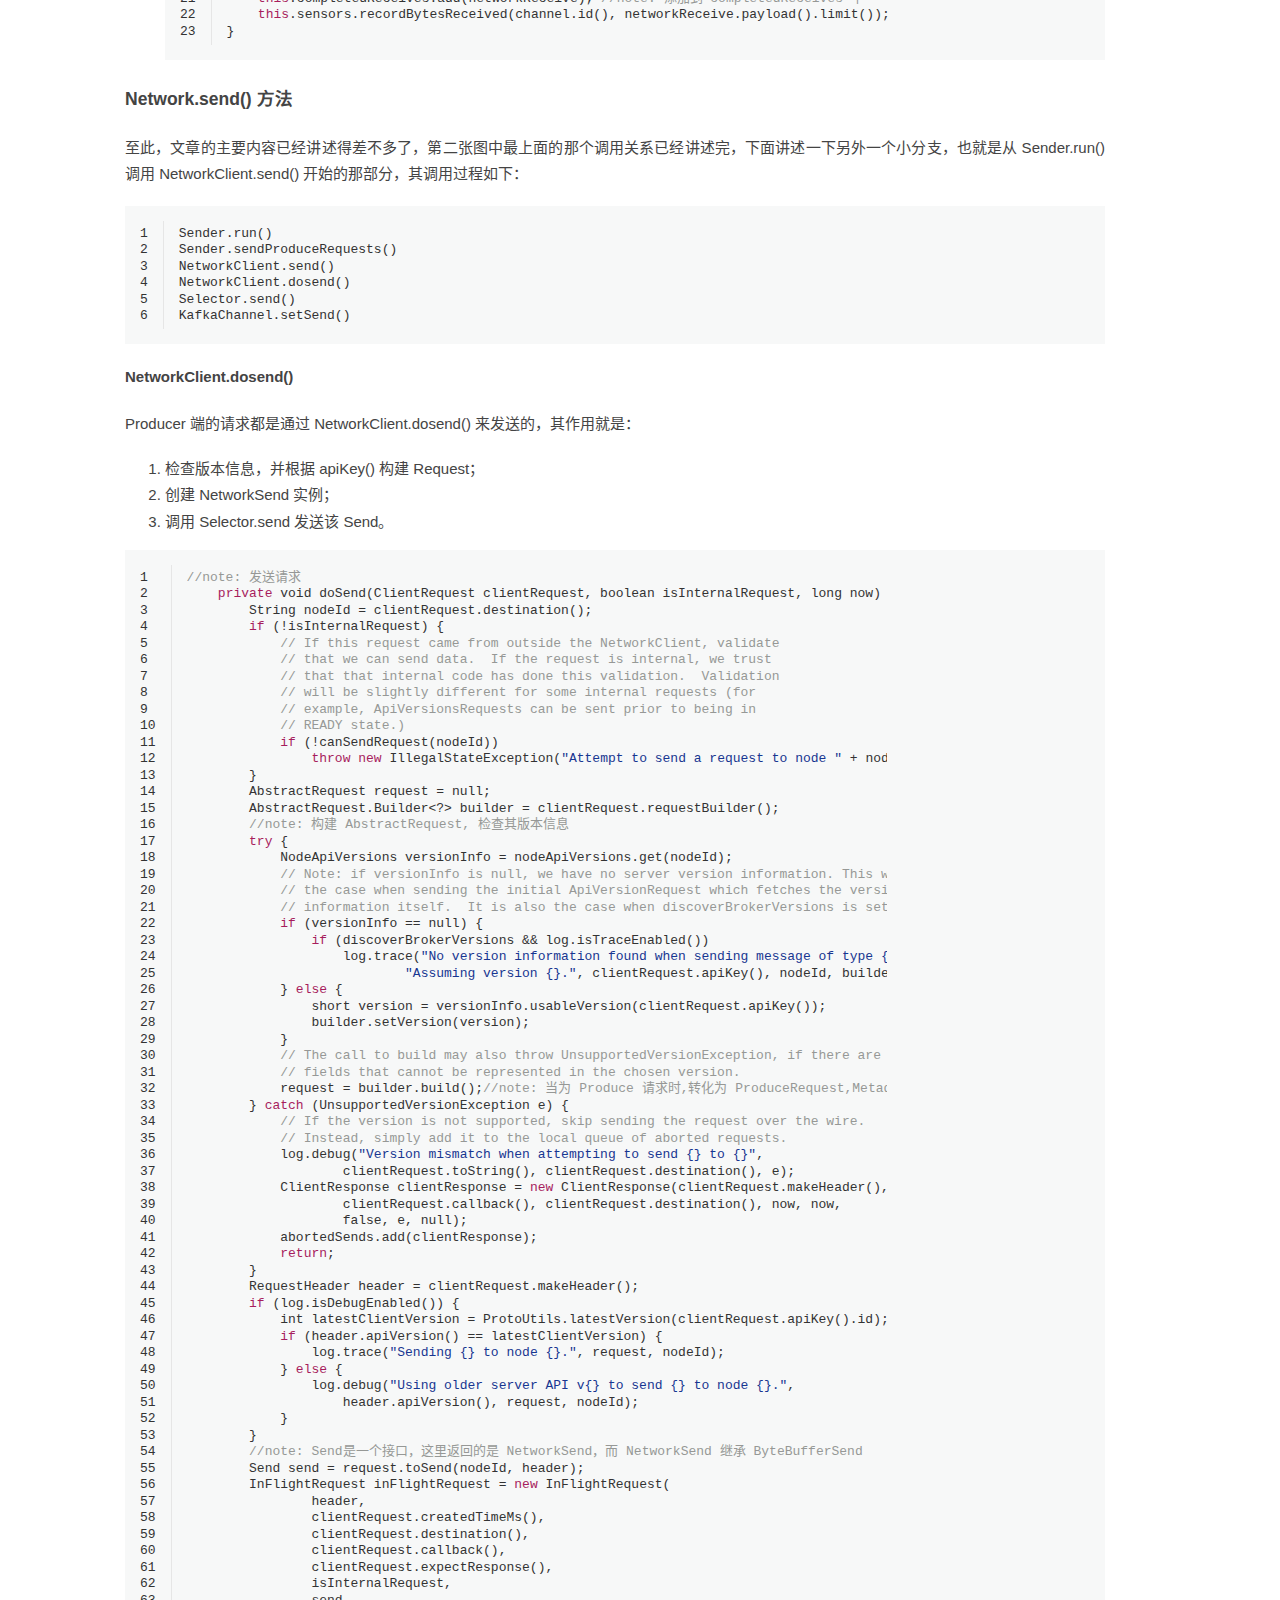
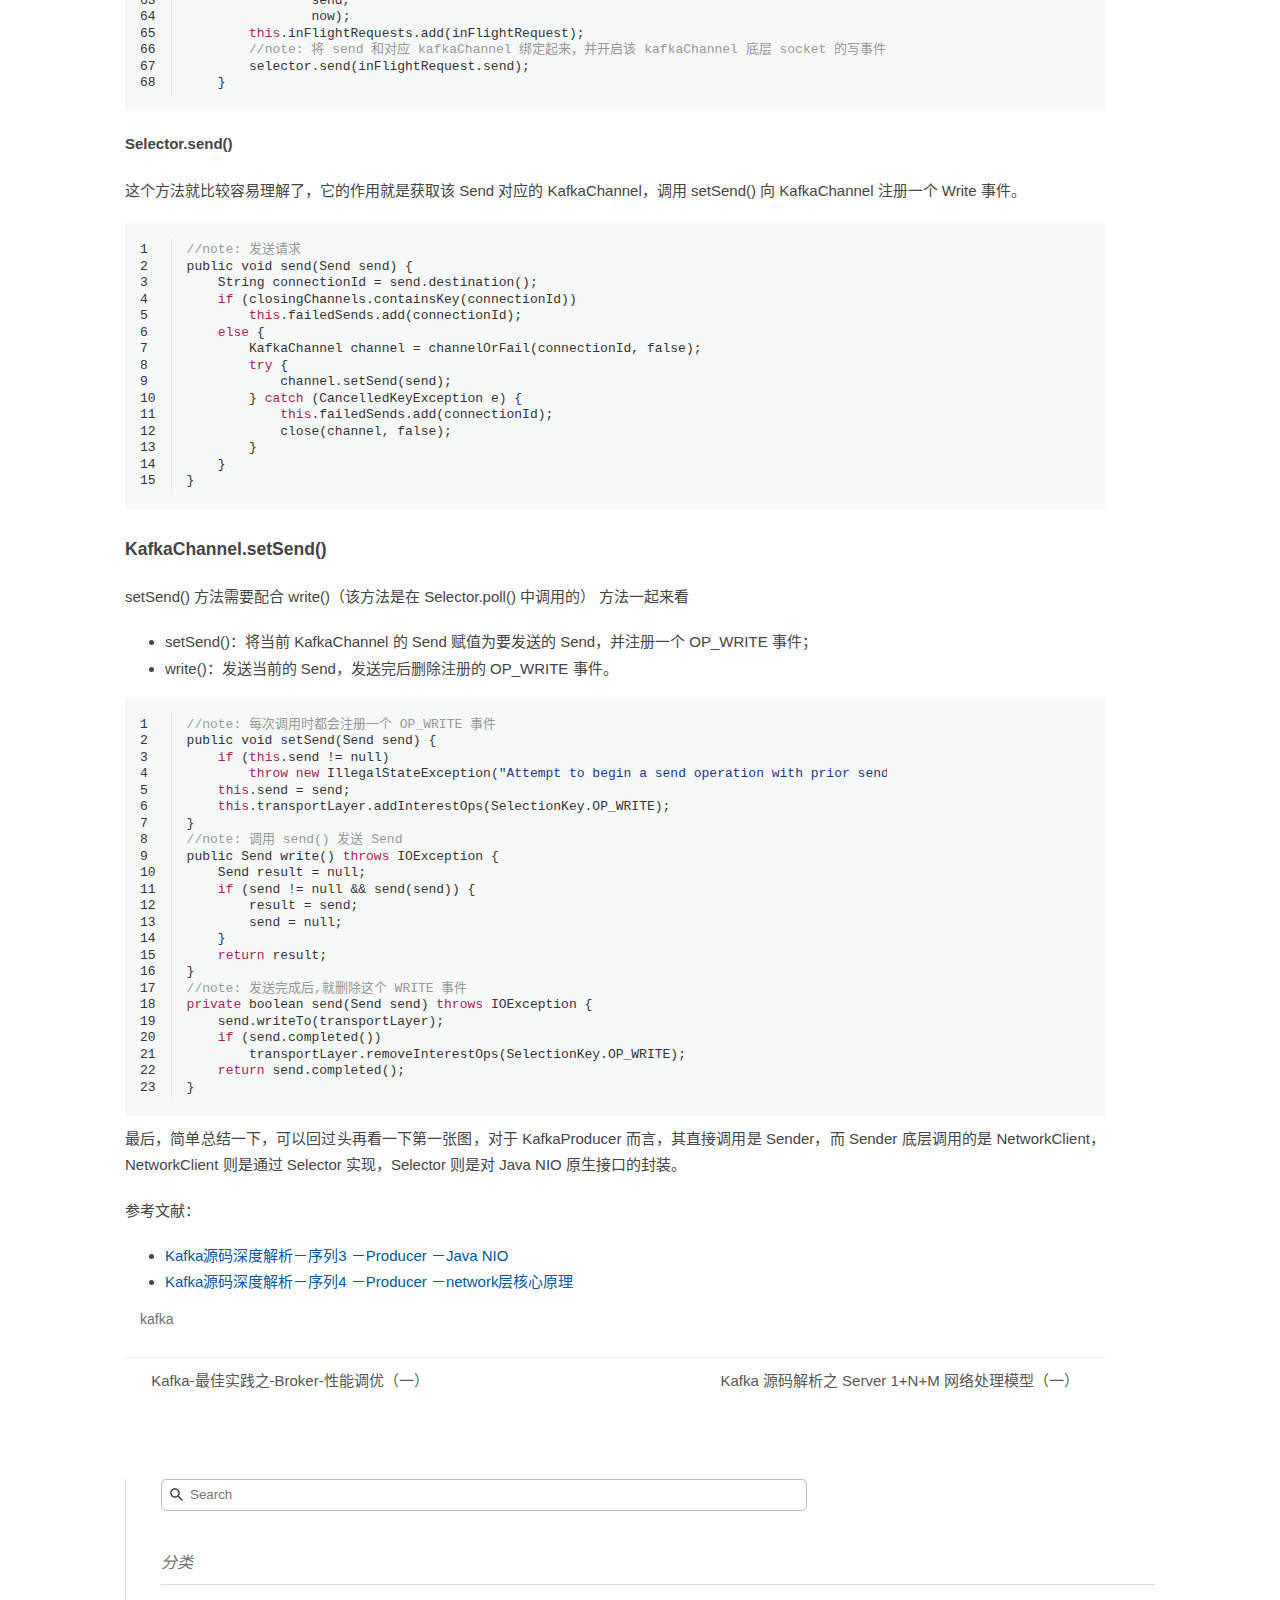
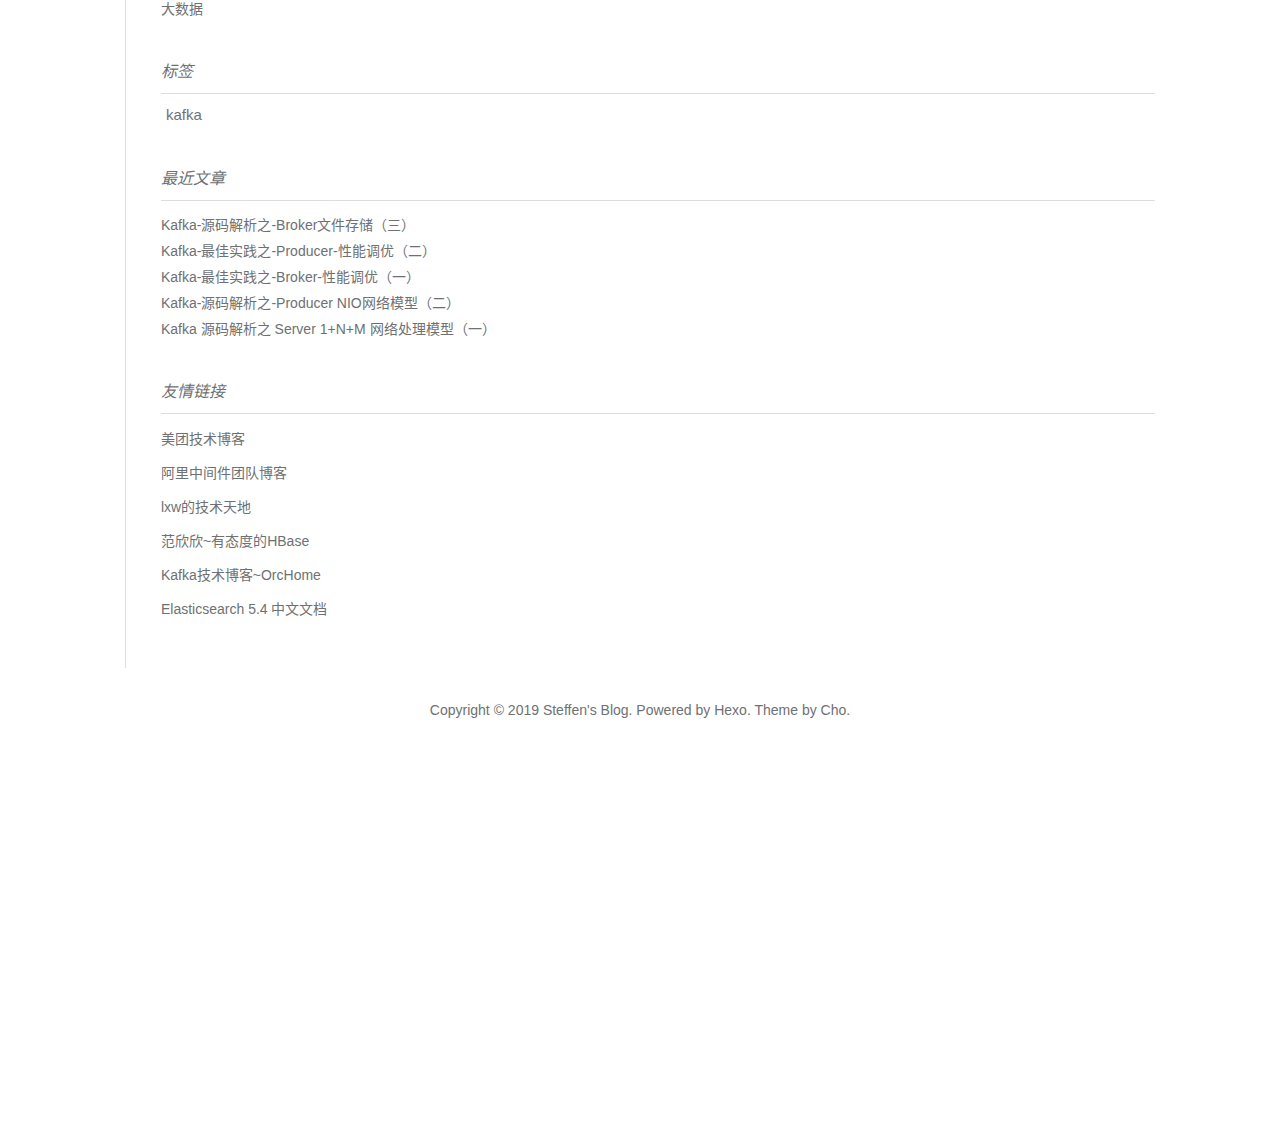
<file: 2018/11/26/Kafka-源码解析之-Producer-NIO网络模型（二）/index.html>
<!DOCTYPE html><html lang="zh-CN"><head><meta name="generator" content="Hexo 3.8.0"><meta http-equiv="content-type" content="text/html; charset=utf-8"><meta content="width=device-width, initial-scale=1.0, maximum-scale=1.0, user-scalable=0" name="viewport"><meta content="yes" name="apple-mobile-web-app-capable"><meta content="black-translucent" name="apple-mobile-web-app-status-bar-style"><meta content="telephone=no" name="format-detection"><meta name="description" content="记录技术路上的点滴"><title>Kafka-源码解析之-Producer NIO网络模型（二） | Steffen's Blog</title><link rel="stylesheet" type="text/css" href="/css/style.css?v=0.0.0"><link rel="stylesheet" type="text/css" href="//lib.baomitu.com/normalize/8.0.1/normalize.min.css"><link rel="stylesheet" type="text/css" href="//lib.baomitu.com/pure/1.0.0/pure-min.css"><link rel="stylesheet" type="text/css" href="//lib.baomitu.com/pure/1.0.0/grids-responsive-min.css"><link rel="stylesheet" href="//lib.baomitu.com/font-awesome/4.7.0/css/font-awesome.min.css"><script type="text/javascript" src="//lib.baomitu.com/jquery/3.3.1/jquery.min.js"></script><link rel="icon" mask="" sizes="any" href="/favicon.ico"><link rel="Shortcut Icon" type="image/x-icon" href="/favicon.ico"><link rel="apple-touch-icon" href="/apple-touch-icon.png"><link rel="apple-touch-icon-precomposed" href="/apple-touch-icon.png"><link rel="alternate" type="application/atom+xml" href="/atom.xml"></head><body><div class="body_container"><div id="header"><div class="site-name"><h1 class="hidden">Kafka-源码解析之-Producer NIO网络模型（二）</h1><a id="logo" href="/.">Steffen's Blog</a><p class="description">唐良运</p></div><div id="nav-menu"><a class="current" href="/."><i class="fa fa-home"> 首页</i></a><a href="/archives/"><i class="fa fa-archive"> 归档</i></a><a href="/about/"><i class="fa fa-user"> 关于</i></a><a href="/atom.xml"><i class="fa fa-rss"> 订阅</i></a></div></div><div class="pure-g" id="layout"><div class="pure-u-1 pure-u-md-3-4"><div class="content_container"><div class="post"><h1 class="post-title">Kafka-源码解析之-Producer NIO网络模型（二）</h1><div class="post-meta">Nov 26, 2018<span> | </span><span class="category"><a href="/categories/大数据/">大数据</a></span></div><div class="clear"><div class="toc-article" id="toc"><div class="toc-title">文章目录</div><ol class="toc"><li class="toc-item toc-level-2"><a class="toc-link" href="#Producer-的网络模型"><span class="toc-number">1.</span> <span class="toc-text">Producer 的网络模型</span></a></li><li class="toc-item toc-level-2"><a class="toc-link" href="#Producer-整体流程"><span class="toc-number">2.</span> <span class="toc-text">Producer 整体流程</span></a><ol class="toc-child"><li class="toc-item toc-level-3"><a class="toc-link" href="#KafkaProducer-dosend"><span class="toc-number">2.1.</span> <span class="toc-text">KafkaProducer.dosend()</span></a></li><li class="toc-item toc-level-3"><a class="toc-link" href="#sender-wakeup-方法"><span class="toc-number">2.2.</span> <span class="toc-text">sender.wakeup() 方法</span></a></li><li class="toc-item toc-level-3"><a class="toc-link" href="#Sender-run"><span class="toc-number">2.3.</span> <span class="toc-text">Sender.run()</span></a></li><li class="toc-item toc-level-3"><a class="toc-link" href="#NetworkClient-poll"><span class="toc-number">2.4.</span> <span class="toc-text">NetworkClient.poll()</span></a></li><li class="toc-item toc-level-3"><a class="toc-link" href="#Selector-poll"><span class="toc-number">2.5.</span> <span class="toc-text">Selector.poll()</span></a><ol class="toc-child"><li class="toc-item toc-level-4"><a class="toc-link" href="#clear"><span class="toc-number">2.5.1.</span> <span class="toc-text">clear()</span></a></li><li class="toc-item toc-level-4"><a class="toc-link" href="#select"><span class="toc-number">2.5.2.</span> <span class="toc-text">select()</span></a></li><li class="toc-item toc-level-4"><a class="toc-link" href="#pollSelectionKeys"><span class="toc-number">2.5.3.</span> <span class="toc-text">pollSelectionKeys()</span></a></li><li class="toc-item toc-level-4"><a class="toc-link" href="#addToCompletedReceives"><span class="toc-number">2.5.4.</span> <span class="toc-text">addToCompletedReceives()</span></a></li></ol></li><li class="toc-item toc-level-3"><a class="toc-link" href="#Network-send-方法"><span class="toc-number">2.6.</span> <span class="toc-text">Network.send() 方法</span></a><ol class="toc-child"><li class="toc-item toc-level-4"><a class="toc-link" href="#NetworkClient-dosend"><span class="toc-number">2.6.1.</span> <span class="toc-text">NetworkClient.dosend()</span></a></li><li class="toc-item toc-level-4"><a class="toc-link" href="#Selector-send"><span class="toc-number">2.6.2.</span> <span class="toc-text">Selector.send()</span></a></li></ol></li><li class="toc-item toc-level-3"><a class="toc-link" href="#KafkaChannel-setSend"><span class="toc-number">2.7.</span> <span class="toc-text">KafkaChannel.setSend()</span></a></li></ol></li></ol></div></div><div class="post-content"><p>在写这篇文章之前，专门看了一下 Java NIO 相关的内容，只有理解了 Java NIO 模型才能更好地理解 NIO 在 Kafka 中是如何应用的以及 Producer 如何利用 Java NIO 构建其网络模型（不了解的，可以先看一下上一篇文章：<a href="http://matt33.com/2017/08/12/java-nio/" title="谈一谈 Java IO 模型" target="_blank" rel="noopener">谈一谈 Java IO 模型</a>），同时，本文也是对 Producer 整个流程的一个总结，主要讲述以下两个问题：</p>
<ol>
<li>Producer 的大概网络模型，与 Java NIO 模型之间关系；</li>
<li>Producer 整体流程及其整体流程详解。</li>
</ol>
<h2 id="Producer-的网络模型"><a href="#Producer-的网络模型" class="headerlink" title="Producer 的网络模型"></a>Producer 的网络模型</h2><p>KafkaProducer 通过 Sender 进行相应的 IO 操作，而 Sender 又调用 NetworkClient 来进行 IO 操作，NetworkClient 底层是对 Java NIO 进行相应的封装，其网络模型如下图所示（该图参考：<a href="http://blog.csdn.net/chunlongyu/article/details/52636762" title="Kafka源码深度解析－序列3 －Producer －Java NIO" target="_blank" rel="noopener">Kafka源码深度解析－序列3 －Producer －Java NIO</a>，在其基础上增加一个 KafkaProducer 成员变量的图形）。<br><img src="/2018/11/26/Kafka-源码解析之-Producer-NIO网络模型（二）/producer-network.png" alt="Prodcuer 网络模型"></p>
<p>从图中可以看出，Sender 为最上层的接口，即调用层，Sender 调用 NetworkClient，NetworkClient 调用 Selector，而 Selector 底层封装了 Java NIO 的相关接口，从右边的图也可以看出它们之间的关系。</p>
<h2 id="Producer-整体流程"><a href="#Producer-整体流程" class="headerlink" title="Producer 整体流程"></a>Producer 整体流程</h2><p>有了对 Producer 网络模型的大概框架认识之后，下面再深入进去，看一下它们之间的调用关系以及 Producer 是如何调用 Java NIO 的相关接口，Producer 端的整体流程如下图所示。<br><img src="/2018/11/26/Kafka-源码解析之-Producer-NIO网络模型（二）/producer-nio-flow.png" alt="Producer 整体流程"></p>
<p>这里涉及到的主要方法是：</p>
<ul>
<li><strong>KafkaProducer.dosend()；</strong></li>
<li><strong>Sender.run()；</strong></li>
<li><strong>NetworkClient.poll()（NetworkClient.dosend()）；</strong></li>
<li><strong>Selector.poll()；</strong></li>
</ul>
<p>下面会结合上图，对这几个方法做详细的讲解，本文下面的内容都是结合上图进行讲解。</p>
<h3 id="KafkaProducer-dosend"><a href="#KafkaProducer-dosend" class="headerlink" title="KafkaProducer.dosend()"></a>KafkaProducer.dosend()</h3><p>dosend() 方法是 Producer 的入口，dosend() 主要做了两个事情：</p>
<ul>
<li>waitOnMetadata()：请求更新 tp（topic-partition） meta，中间会调用 sender.wakeup()；</li>
<li>accumulator.append()：将 msg 写入到其 tp 对应的 deque 中，如果该 tp 对应的 deque 新建了一个 Batch，最后也会调用 sender.wakeup()。<br>这里主要关注的是 sender.wakeup() 方法，它的作用是将 Sender 线程从阻塞中唤醒。</li>
</ul>
<h3 id="sender-wakeup-方法"><a href="#sender-wakeup-方法" class="headerlink" title="sender.wakeup() 方法"></a>sender.wakeup() 方法</h3><p>这里来看一下 sender.wakeup() 具体实现：<br><figure class="highlight scala"><table><tr><td class="gutter"><pre><span class="line">1</span><br><span class="line">2</span><br><span class="line">3</span><br><span class="line">4</span><br><span class="line">5</span><br><span class="line">6</span><br><span class="line">7</span><br><span class="line">8</span><br><span class="line">9</span><br><span class="line">10</span><br><span class="line">11</span><br><span class="line">12</span><br><span class="line">13</span><br><span class="line">14</span><br><span class="line">15</span><br><span class="line">16</span><br><span class="line">17</span><br><span class="line">18</span><br><span class="line">19</span><br><span class="line">20</span><br><span class="line">21</span><br><span class="line">22</span><br><span class="line">23</span><br><span class="line">24</span><br></pre></td><td class="code"><pre><span class="line"><span class="comment">// org.apache.kafka.clients.producer.internals.Sender</span></span><br><span class="line"><span class="comment">/**</span></span><br><span class="line"><span class="comment">* Wake up the selector associated with this send thread</span></span><br><span class="line"><span class="comment">*/</span></span><br><span class="line">public void wakeup() &#123;</span><br><span class="line">    <span class="keyword">this</span>.client.wakeup();</span><br><span class="line">&#125;</span><br><span class="line"><span class="comment">// org.apache.kafka.clients.NetworkClient</span></span><br><span class="line"><span class="comment">/**</span></span><br><span class="line"><span class="comment">* Interrupt the client if it is blocked waiting on I/O.</span></span><br><span class="line"><span class="comment">*/</span></span><br><span class="line"><span class="meta">@Override</span></span><br><span class="line">public void wakeup() &#123;</span><br><span class="line">    <span class="keyword">this</span>.selector.wakeup();</span><br><span class="line">&#125;</span><br><span class="line"><span class="comment">// org.apache.kafka.common.network.Selector</span></span><br><span class="line"><span class="comment">/**</span></span><br><span class="line"><span class="comment">* Interrupt the nioSelector if it is blocked waiting to do I/O.</span></span><br><span class="line"><span class="comment">*/</span></span><br><span class="line"><span class="comment">//note: 如果 selector 是阻塞的话,就唤醒</span></span><br><span class="line"><span class="meta">@Override</span></span><br><span class="line">public void wakeup() &#123;</span><br><span class="line">    <span class="keyword">this</span>.nioSelector.wakeup();</span><br><span class="line">&#125;</span><br></pre></td></tr></table></figure></p>
<p>这个方法很简单，但也很有意思，其调用过程是下面这个样子：</p>
<ul>
<li>Sender -&gt; NetworkClient -&gt; Selector(Kafka 封装的) -&gt; Selector(Java NIO)</li>
</ul>
<p>跟上面两张图中 KafkaProducer 的总体调用过程大概一致，它的作用就是将 Sender 线程从 select() 方法的阻塞中唤醒，select() 方法的作用是轮询注册在多路复用器上的 Channel，它会一直阻塞在这个方法上，除非满足下面条件中的一个：</p>
<ul>
<li>at least one channel is selected;</li>
<li>this selector’s {@link #wakeup wakeup} method is invoked;</li>
<li>the current thread is interrupted;</li>
<li>the given timeout period expires.</li>
</ul>
<p>否则 select() 将会一直轮询，阻塞在这个地方，直到条件满足。</p>
<p>分析到这里，KafkaProducer 中 dosend() 方法调用 sender.wakeup() 方法作用就很明显的，作用就是：当有新的 RecordBatch 创建后，旧的 RecordBatch 就可以发送了（或者此时有 Metadata 请求需要发送），如果线程阻塞在 select() 方法中，就将其唤醒，Sender 重新开始运行 run() 方法，在这个方法中，旧的 RecordBatch （或相应的 Metadata 请求）将会被选中，进而可以及时将这些请求发送出去。</p>
<h3 id="Sender-run"><a href="#Sender-run" class="headerlink" title="Sender.run()"></a>Sender.run()</h3><p>每次循环都是从 Sender 的 run() 方法开始，具体代码如下：<br><figure class="highlight scala"><table><tr><td class="gutter"><pre><span class="line">1</span><br><span class="line">2</span><br><span class="line">3</span><br><span class="line">4</span><br><span class="line">5</span><br><span class="line">6</span><br><span class="line">7</span><br><span class="line">8</span><br><span class="line">9</span><br><span class="line">10</span><br><span class="line">11</span><br><span class="line">12</span><br><span class="line">13</span><br><span class="line">14</span><br><span class="line">15</span><br><span class="line">16</span><br><span class="line">17</span><br><span class="line">18</span><br><span class="line">19</span><br><span class="line">20</span><br><span class="line">21</span><br><span class="line">22</span><br><span class="line">23</span><br><span class="line">24</span><br><span class="line">25</span><br><span class="line">26</span><br><span class="line">27</span><br><span class="line">28</span><br><span class="line">29</span><br><span class="line">30</span><br><span class="line">31</span><br><span class="line">32</span><br><span class="line">33</span><br><span class="line">34</span><br><span class="line">35</span><br><span class="line">36</span><br><span class="line">37</span><br><span class="line">38</span><br><span class="line">39</span><br><span class="line">40</span><br><span class="line">41</span><br><span class="line">42</span><br><span class="line">43</span><br><span class="line">44</span><br><span class="line">45</span><br><span class="line">46</span><br><span class="line">47</span><br><span class="line">48</span><br><span class="line">49</span><br><span class="line">50</span><br><span class="line">51</span><br></pre></td><td class="code"><pre><span class="line"><span class="comment">//note: Sender 线程每次循环具体执行的地方</span></span><br><span class="line">    void run(long now) &#123;</span><br><span class="line">        <span class="type">Cluster</span> cluster = metadata.fetch();</span><br><span class="line">        <span class="comment">//note: Step1 获取那些已经可以发送的 RecordBatch 对应的 nodes</span></span><br><span class="line">        <span class="type">RecordAccumulator</span>.<span class="type">ReadyCheckResult</span> result = <span class="keyword">this</span>.accumulator.ready(cluster, now);</span><br><span class="line">        <span class="comment">//note: Step2  如果有 topic-partition 的 leader 是未知的,就强制 metadata 更新</span></span><br><span class="line">        <span class="keyword">if</span> (!result.unknownLeaderTopics.isEmpty()) &#123;</span><br><span class="line">            <span class="keyword">for</span> (<span class="type">String</span> topic : result.unknownLeaderTopics)</span><br><span class="line">                <span class="keyword">this</span>.metadata.add(topic);</span><br><span class="line">            <span class="keyword">this</span>.metadata.requestUpdate();</span><br><span class="line">        &#125;</span><br><span class="line">        <span class="comment">//note: 如果与node 没有连接（如果可以连接,会初始化该连接）,暂时先移除该 node</span></span><br><span class="line">        <span class="type">Iterator</span>&lt;<span class="type">Node</span>&gt; iter = result.readyNodes.iterator();</span><br><span class="line">        long notReadyTimeout = <span class="type">Long</span>.<span class="type">MAX_VALUE</span>;</span><br><span class="line">        <span class="keyword">while</span> (iter.hasNext()) &#123;</span><br><span class="line">            <span class="type">Node</span> node = iter.next();</span><br><span class="line">            <span class="keyword">if</span> (!<span class="keyword">this</span>.client.ready(node, now)) &#123;<span class="comment">//note: 没有建立连接的 broker,这里会与其建立连接</span></span><br><span class="line">                iter.remove();</span><br><span class="line">                notReadyTimeout = <span class="type">Math</span>.min(notReadyTimeout, <span class="keyword">this</span>.client.connectionDelay(node, now));</span><br><span class="line">            &#125;</span><br><span class="line">        &#125;</span><br><span class="line">        <span class="comment">//note: Step3  返回该 node 对应的所有可以发送的 RecordBatch 组成的 batches（key 是 node.id,这些 batches 将会在一个 request 中发送）</span></span><br><span class="line">        <span class="type">Map</span>&lt;<span class="type">Integer</span>, <span class="type">List</span>&lt;<span class="type">RecordBatch</span>&gt;&gt; batches = <span class="keyword">this</span>.accumulator.drain(cluster,</span><br><span class="line">                                                                         result.readyNodes,</span><br><span class="line">                                                                         <span class="keyword">this</span>.maxRequestSize,</span><br><span class="line">                                                                         now);</span><br><span class="line">        <span class="comment">//note: 保证一个 tp 只有一个 RecordBatch 在发送,保证有序性</span></span><br><span class="line">        <span class="comment">//note: max.in.flight.requests.per.connection 设置为1时会保证</span></span><br><span class="line">        <span class="keyword">if</span> (guaranteeMessageOrder) &#123;</span><br><span class="line">            <span class="comment">// Mute all the partitions draine</span></span><br><span class="line">            <span class="keyword">for</span> (<span class="type">List</span>&lt;<span class="type">RecordBatch</span>&gt; batchList : batches.values()) &#123;</span><br><span class="line">                <span class="keyword">for</span> (<span class="type">RecordBatch</span> batch : batchList)</span><br><span class="line">                    <span class="keyword">this</span>.accumulator.mutePartition(batch.topicPartition);</span><br><span class="line">            &#125;</span><br><span class="line">        &#125;</span><br><span class="line">        <span class="comment">//note: 将由于元数据不可用而导致发送超时的 RecordBatch 移除</span></span><br><span class="line">        <span class="type">List</span>&lt;<span class="type">RecordBatch</span>&gt; expiredBatches = <span class="keyword">this</span>.accumulator.abortExpiredBatches(<span class="keyword">this</span>.requestTimeout, now);</span><br><span class="line">        <span class="keyword">for</span> (<span class="type">RecordBatch</span> expiredBatch : expiredBatches)</span><br><span class="line">            <span class="keyword">this</span>.sensors.recordErrors(expiredBatch.topicPartition.topic(), expiredBatch.recordCount);</span><br><span class="line">        sensors.updateProduceRequestMetrics(batches);</span><br><span class="line">        long pollTimeout = <span class="type">Math</span>.min(result.nextReadyCheckDelayMs, notReadyTimeout);</span><br><span class="line">        <span class="keyword">if</span> (!result.readyNodes.isEmpty()) &#123;</span><br><span class="line">            log.trace(<span class="string">"Nodes with data ready to send: &#123;&#125;"</span>, result.readyNodes);</span><br><span class="line">            pollTimeout = <span class="number">0</span>;</span><br><span class="line">        &#125;</span><br><span class="line">        <span class="comment">//note: Step4 发送 RecordBatch</span></span><br><span class="line">        sendProduceRequests(batches, now);</span><br><span class="line">        <span class="comment">//note: 如果有 partition 可以立马发送数据,那么 pollTimeout 为0.</span></span><br><span class="line">        <span class="comment">//note: Step5 关于 socket 的一些实际的读写操作</span></span><br><span class="line">        <span class="keyword">this</span>.client.poll(pollTimeout, now);</span><br><span class="line">    &#125;</span><br></pre></td></tr></table></figure></p>
<p><code>Sender.run()</code> 的大概流程总共有以下五步：</p>
<ol>
<li><p>accumulator.ready()：遍历所有的 tp（topic-partition），如果其对应的 RecordBatch 可以发送（大小达到 <code>batch.size</code> 大小或时间达到 <code>linger.ms</code>），就将其对应的 leader 选出来，最后会返回一个可以发送 Produce request 的 <code>Set&lt;Node&gt;</code>（实际返回的是 ReadyCheckResult 实例，不过 <code>Set&lt;Node&gt;</code> 是最主要的成员变量）；</p>
</li>
<li><p>如果发现有 tp 没有 leader，那么这里就调用 <code>requestUpdate()</code> 方法更新 metadata，实际上还是在第一步对 tp 的遍历中，遇到没有 leader 的 tp 就将其加入到一个叫做 unknownLeaderTopics 的 set 中，然后会请求这个 tp 的 meta（meta 的更新策略可以参考之前的一篇博客 <a href="http://matt33.com/2017/07/08/kafka-producer-metadata/#Producer-Metadata-%E7%9A%84%E6%9B%B4%E6%96%B0%E7%AD%96%E7%95%A5" title="Producer Metadata 的更新策略" target="_blank" rel="noopener">Producer Metadata 的更新策略</a>）；</p>
</li>
<li><p>accumulator.drain()：遍历每个 leader （第一步中选出）上的所有 tp，如果该 tp 对应的 RecordBatch 不在 backoff 期间（没有重试过，或者重试了但是间隔已经达到了 retryBackoffMs ），并且加上这个 RecordBatch 其大小不超过 maxSize（一个 request 的最大限制，默认为 1MB），那么就把这个 RecordBatch 添加 list 中，最终返回的类型为 <code>Map&lt;Integer, List&lt;RecordBatch&gt;&gt;</code>，key 为 leader.id，value 为要发送的 RecordBatch 的列表；</p>
</li>
<li><p>sendProduceRequests()：发送 Produce 请求，从图中，可以看出，这个方法会调用 NetworkClient.send() 来发送 clientRequest；</p>
</li>
<li><p>NetworkClient.poll()：关于 socket 的 IO 操作都是在这个方法进行的，它还是调用 Selector 进行的相应操作，而 Selector 底层则是封装的 Java NIO 的相关接口，这个下面会详细讲述。</p>
</li>
</ol>
<p>在第三步中，可以看到，如果要向一个 leader 发送 Produce 请求，那么这 leader 对应 tp，如果其 RecordBatch 没有达到要求（batch.size 或 linger.ms 都没达到）还是可能会发送，这样做的好处是：可以减少 request 的频率，有利于提供发送效率。</p>
<h3 id="NetworkClient-poll"><a href="#NetworkClient-poll" class="headerlink" title="NetworkClient.poll()"></a>NetworkClient.poll()</h3><p>这个方法也是一个非常重要的方法，其作用简单来说有三点：</p>
<ul>
<li>如果需要更新 Metadata，那么就发送 Metadata 请求；</li>
<li>调用 Selector 进行相应的 IO 操作；</li>
<li>处理 Server 端的 response 及一些其他的操作。</li>
</ul>
<p>具体代码如下所示：<br><figure class="highlight scala"><table><tr><td class="gutter"><pre><span class="line">1</span><br><span class="line">2</span><br><span class="line">3</span><br><span class="line">4</span><br><span class="line">5</span><br><span class="line">6</span><br><span class="line">7</span><br><span class="line">8</span><br><span class="line">9</span><br><span class="line">10</span><br><span class="line">11</span><br><span class="line">12</span><br><span class="line">13</span><br><span class="line">14</span><br><span class="line">15</span><br><span class="line">16</span><br><span class="line">17</span><br><span class="line">18</span><br><span class="line">19</span><br><span class="line">20</span><br><span class="line">21</span><br><span class="line">22</span><br><span class="line">23</span><br><span class="line">24</span><br><span class="line">25</span><br><span class="line">26</span><br><span class="line">27</span><br><span class="line">28</span><br><span class="line">29</span><br><span class="line">30</span><br><span class="line">31</span><br><span class="line">32</span><br><span class="line">33</span><br></pre></td><td class="code"><pre><span class="line">public <span class="type">List</span>&lt;<span class="type">ClientResponse</span>&gt; poll(long timeout, long now) &#123;</span><br><span class="line">        <span class="comment">//note: Step1 判断是否需要更新 meta,如果需要就更新（请求更新 metadata 的地方）</span></span><br><span class="line">        long metadataTimeout = metadataUpdater.maybeUpdate(now);</span><br><span class="line">        <span class="comment">//note: Step2 调用 Selector.poll() 进行 socket 相关的 IO 操作</span></span><br><span class="line">        <span class="keyword">try</span> &#123;</span><br><span class="line">            <span class="keyword">this</span>.selector.poll(<span class="type">Utils</span>.min(timeout, metadataTimeout, requestTimeoutMs));</span><br><span class="line">        &#125; <span class="keyword">catch</span> (<span class="type">IOException</span> e) &#123;</span><br><span class="line">            log.error(<span class="string">"Unexpected error during I/O"</span>, e);</span><br><span class="line">        &#125;</span><br><span class="line">        <span class="comment">//note: Step3 处理完成后的操作</span></span><br><span class="line">        long updatedNow = <span class="keyword">this</span>.time.milliseconds();</span><br><span class="line">        <span class="type">List</span>&lt;<span class="type">ClientResponse</span>&gt; responses = <span class="keyword">new</span> <span class="type">ArrayList</span>&lt;&gt;();</span><br><span class="line">        handleAbortedSends(responses);</span><br><span class="line">        <span class="comment">//note: 处理已经完成的 send（不需要 response 的 request,如 send）</span></span><br><span class="line">        handleCompletedSends(responses, updatedNow);<span class="comment">//note: 通过 selector 中获取 Server 端的 response</span></span><br><span class="line">        <span class="comment">//note: 处理从 server 端接收到 Receive（如 Metadata 请求）</span></span><br><span class="line">        handleCompletedReceives(responses, updatedNow);<span class="comment">//note: 在返回的 handler 中，会处理 metadata 的更新</span></span><br><span class="line">        <span class="comment">//note: 处理连接失败那些连接,重新请求 meta</span></span><br><span class="line">        handleDisconnections(responses, updatedNow);</span><br><span class="line">        <span class="comment">//note: 处理新建立的那些连接（还不能发送请求,比如:还未认证）</span></span><br><span class="line">        handleConnections();</span><br><span class="line">        handleInitiateApiVersionRequests(updatedNow);</span><br><span class="line">        handleTimedOutRequests(responses, updatedNow);</span><br><span class="line">        <span class="comment">// invoke callbacks</span></span><br><span class="line">        <span class="keyword">for</span> (<span class="type">ClientResponse</span> response : responses) &#123;</span><br><span class="line">            <span class="keyword">try</span> &#123;</span><br><span class="line">                response.onComplete();</span><br><span class="line">            &#125; <span class="keyword">catch</span> (<span class="type">Exception</span> e) &#123;</span><br><span class="line">                log.error(<span class="string">"Uncaught error in request completion:"</span>, e);</span><br><span class="line">            &#125;</span><br><span class="line">        &#125;</span><br><span class="line">        <span class="keyword">return</span> responses;</span><br><span class="line">    &#125;</span><br></pre></td></tr></table></figure></p>
<p>这个方法大致分为三步，这里详述讲述一下：</p>
<ol>
<li>metadataUpdater.maybeUpdate()：如果 Metadata 需要更新，那么就选择连接数最小的 node，发送 Metadata 请求，详细流程可以参考之前那篇博客<a href="http://matt33.com/2017/07/08/kafka-producer-metadata/#Producer-%E7%9A%84-Metadata-%E6%9B%B4%E6%96%B0%E6%B5%81%E7%A8%8B" title="Producer 的 Metadata 更新流程" target="_blank" rel="noopener">Producer 的 Metadata 更新流程</a>；</li>
<li>selector.poll()：进行 socket IO 相关的操作，下面会详细讲述；</li>
<li>process completed actions：在一个 select() 过程之后的相关处理。<ul>
<li>handleAbortedSends(responses)：处理那么在发送过程出现 UnsupportedVersionException 异常的 request；</li>
<li>handleCompletedSends(responses, updatedNow)：处理那些已经完成的 request，如果是那些不需要 response 的 request 的话，这里直接调用 request.completed()，标志着这个 request 发送处理完成；</li>
<li>handleCompletedReceives(responses, updatedNow)：处理那些从 Server 端接收的 Receive，metadata 更新就是在这里处理的（以及 ApiVersionsResponse）；</li>
<li>handleDisconnections(responses, updatedNow)：处理连接失败那些连接,重新请求 metadata；</li>
<li>handleConnections()：处理新建立的那些连接（还不能发送请求,比如:还未认证）；</li>
<li>handleInitiateApiVersionRequests(updatedNow)：对那些新建立的连接，发送 apiVersionRequest（默认情况：第一次建立连接时，需要向 Broker 发送 ApiVersionRequest 请求）；</li>
<li>handleTimedOutRequests(responses, updatedNow)：处理 timeout 的连接，关闭该连接，并刷新 Metadata。</li>
</ul>
</li>
</ol>
<h3 id="Selector-poll"><a href="#Selector-poll" class="headerlink" title="Selector.poll()"></a>Selector.poll()</h3><p>  Selector 类是 Kafka 对 Java NIO 相关接口的封装，socket IO 相关的操作都是这个类中完成的，这里先看一下 poll() 方法，主要的操作都是这个方法中调用的，其代码实现如下：<br>  <figure class="highlight scala"><table><tr><td class="gutter"><pre><span class="line">1</span><br><span class="line">2</span><br><span class="line">3</span><br><span class="line">4</span><br><span class="line">5</span><br><span class="line">6</span><br><span class="line">7</span><br><span class="line">8</span><br><span class="line">9</span><br><span class="line">10</span><br><span class="line">11</span><br><span class="line">12</span><br><span class="line">13</span><br><span class="line">14</span><br><span class="line">15</span><br><span class="line">16</span><br><span class="line">17</span><br><span class="line">18</span><br><span class="line">19</span><br><span class="line">20</span><br><span class="line">21</span><br><span class="line">22</span><br><span class="line">23</span><br><span class="line">24</span><br><span class="line">25</span><br><span class="line">26</span><br><span class="line">27</span><br><span class="line">28</span><br></pre></td><td class="code"><pre><span class="line">public void poll(long timeout) <span class="keyword">throws</span> <span class="type">IOException</span> &#123;</span><br><span class="line">        <span class="keyword">if</span> (timeout &lt; <span class="number">0</span>)</span><br><span class="line">            <span class="keyword">throw</span> <span class="keyword">new</span> <span class="type">IllegalArgumentException</span>(<span class="string">"timeout should be &gt;= 0"</span>);</span><br><span class="line">        <span class="comment">//note: Step1 清除相关记录</span></span><br><span class="line">        clear();</span><br><span class="line">        <span class="keyword">if</span> (hasStagedReceives() || !immediatelyConnectedKeys.isEmpty())</span><br><span class="line">            timeout = <span class="number">0</span>;</span><br><span class="line">        <span class="comment">/* check ready keys */</span></span><br><span class="line">        <span class="comment">//note: Step2 获取就绪事件的数</span></span><br><span class="line">        long startSelect = time.nanoseconds();</span><br><span class="line">        int readyKeys = select(timeout);</span><br><span class="line">        long endSelect = time.nanoseconds();</span><br><span class="line">        <span class="keyword">this</span>.sensors.selectTime.record(endSelect - startSelect, time.milliseconds());</span><br><span class="line">        <span class="comment">//note: Step3 处理 io 操作</span></span><br><span class="line">        <span class="keyword">if</span> (readyKeys &gt; <span class="number">0</span> || !immediatelyConnectedKeys.isEmpty()) &#123;</span><br><span class="line">            pollSelectionKeys(<span class="keyword">this</span>.nioSelector.selectedKeys(), <span class="literal">false</span>, endSelect);</span><br><span class="line">            pollSelectionKeys(immediatelyConnectedKeys, <span class="literal">true</span>, endSelect);</span><br><span class="line">        &#125;</span><br><span class="line">        <span class="comment">//note: Step4 将处理得到的 stagedReceives 添加到 completedReceives 中</span></span><br><span class="line">        addToCompletedReceives();</span><br><span class="line">        long endIo = time.nanoseconds();</span><br><span class="line">        <span class="keyword">this</span>.sensors.ioTime.record(endIo - endSelect, time.milliseconds());</span><br><span class="line">        <span class="comment">// we use the time at the end of select to ensure that we don't close any connections that</span></span><br><span class="line">        <span class="comment">// have just been processed in pollSelectionKeys</span></span><br><span class="line">        <span class="comment">//note: 每次 poll 之后会调用一次</span></span><br><span class="line">        <span class="comment">//<span class="doctag">TODO:</span> 连接虽然关闭了,但是 Client 端的缓存依然存在</span></span><br><span class="line">        maybeCloseOldestConnection(endSelect);</span><br><span class="line">    &#125;</span><br></pre></td></tr></table></figure></p>
<p>  Selector.poll() 方法会进行四步操作，这里分别来介绍一些。</p>
<h4 id="clear"><a href="#clear" class="headerlink" title="clear()"></a>clear()</h4><p>  clear() 方法是在每次 poll() 执行的第一步，它作用的就是清理上一次 poll 过程产生的部分缓存。<br>  <figure class="highlight scala"><table><tr><td class="gutter"><pre><span class="line">1</span><br><span class="line">2</span><br><span class="line">3</span><br><span class="line">4</span><br><span class="line">5</span><br><span class="line">6</span><br><span class="line">7</span><br><span class="line">8</span><br><span class="line">9</span><br><span class="line">10</span><br><span class="line">11</span><br><span class="line">12</span><br><span class="line">13</span><br><span class="line">14</span><br><span class="line">15</span><br><span class="line">16</span><br><span class="line">17</span><br><span class="line">18</span><br><span class="line">19</span><br></pre></td><td class="code"><pre><span class="line"><span class="comment">//note: 每次 poll 调用前都会清除以下缓存</span></span><br><span class="line"><span class="keyword">private</span> void clear() &#123;</span><br><span class="line">    <span class="keyword">this</span>.completedSends.clear();</span><br><span class="line">    <span class="keyword">this</span>.completedReceives.clear();</span><br><span class="line">    <span class="keyword">this</span>.connected.clear();</span><br><span class="line">    <span class="keyword">this</span>.disconnected.clear();</span><br><span class="line">    <span class="comment">// Remove closed channels after all their staged receives have been processed or if a send was requested</span></span><br><span class="line">    <span class="keyword">for</span> (<span class="type">Iterator</span>&lt;<span class="type">Map</span>.<span class="type">Entry</span>&lt;<span class="type">String</span>, <span class="type">KafkaChannel</span>&gt;&gt; it = closingChannels.entrySet().iterator(); it.hasNext(); ) &#123;</span><br><span class="line">        <span class="type">KafkaChannel</span> channel = it.next().getValue();</span><br><span class="line">        <span class="type">Deque</span>&lt;<span class="type">NetworkReceive</span>&gt; deque = <span class="keyword">this</span>.stagedReceives.get(channel);</span><br><span class="line">        boolean sendFailed = failedSends.remove(channel.id());</span><br><span class="line">        <span class="keyword">if</span> (deque == <span class="literal">null</span> || deque.isEmpty() || sendFailed) &#123;</span><br><span class="line">            doClose(channel, <span class="literal">true</span>);</span><br><span class="line">            it.remove();</span><br><span class="line">        &#125;</span><br><span class="line">    &#125;</span><br><span class="line">    <span class="keyword">this</span>.disconnected.addAll(<span class="keyword">this</span>.failedSends);</span><br><span class="line">    <span class="keyword">this</span>.failedSends.clear();</span><br><span class="line">&#125;</span><br></pre></td></tr></table></figure></p>
<h4 id="select"><a href="#select" class="headerlink" title="select()"></a>select()</h4><p>  Selector 的 select() 方法在实现上底层还是调用 Java NIO 原生的接口，这里的 nioSelector 其实就是 java.nio.channels.Selector 的实例对象，这个方法最坏情况下，会阻塞 ms 的时间，如果在一次轮询，只要有一个 Channel 的事件就绪，它就会立马返回。<br>  <figure class="highlight scala"><table><tr><td class="gutter"><pre><span class="line">1</span><br><span class="line">2</span><br><span class="line">3</span><br><span class="line">4</span><br><span class="line">5</span><br><span class="line">6</span><br><span class="line">7</span><br><span class="line">8</span><br></pre></td><td class="code"><pre><span class="line"><span class="keyword">private</span> int select(long ms) <span class="keyword">throws</span> <span class="type">IOException</span> &#123;</span><br><span class="line">    <span class="keyword">if</span> (ms &lt; <span class="number">0</span>L)</span><br><span class="line">        <span class="keyword">throw</span> <span class="keyword">new</span> <span class="type">IllegalArgumentException</span>(<span class="string">"timeout should be &gt;= 0"</span>);</span><br><span class="line">    <span class="keyword">if</span> (ms == <span class="number">0</span>L)</span><br><span class="line">        <span class="keyword">return</span> <span class="keyword">this</span>.nioSelector.selectNow();</span><br><span class="line">    <span class="keyword">else</span></span><br><span class="line">        <span class="keyword">return</span> <span class="keyword">this</span>.nioSelector.select(ms);</span><br><span class="line">&#125;</span><br></pre></td></tr></table></figure></p>
<h4 id="pollSelectionKeys"><a href="#pollSelectionKeys" class="headerlink" title="pollSelectionKeys()"></a>pollSelectionKeys()</h4><p>  这部分是 socket IO 的主要部分，发送 Send 及接收 Receive 都是在这里完成的，在 poll() 方法中，这个方法会调用两次：</p>
<ol>
<li>第一次调用的目的是：处理已经就绪的事件，进行相应的 IO 操作；</li>
<li><p>第二次调用的目的是：处理新建立的那些连接，添加缓存及传输层（Kafka 又封装了一次，这里后续文章会讲述）的握手与认证。</p>
<figure class="highlight scala"><table><tr><td class="gutter"><pre><span class="line">1</span><br><span class="line">2</span><br><span class="line">3</span><br><span class="line">4</span><br><span class="line">5</span><br><span class="line">6</span><br><span class="line">7</span><br><span class="line">8</span><br><span class="line">9</span><br><span class="line">10</span><br><span class="line">11</span><br><span class="line">12</span><br><span class="line">13</span><br><span class="line">14</span><br><span class="line">15</span><br><span class="line">16</span><br><span class="line">17</span><br><span class="line">18</span><br><span class="line">19</span><br><span class="line">20</span><br><span class="line">21</span><br><span class="line">22</span><br><span class="line">23</span><br><span class="line">24</span><br><span class="line">25</span><br><span class="line">26</span><br><span class="line">27</span><br><span class="line">28</span><br><span class="line">29</span><br><span class="line">30</span><br><span class="line">31</span><br><span class="line">32</span><br><span class="line">33</span><br><span class="line">34</span><br><span class="line">35</span><br><span class="line">36</span><br><span class="line">37</span><br><span class="line">38</span><br><span class="line">39</span><br><span class="line">40</span><br><span class="line">41</span><br><span class="line">42</span><br><span class="line">43</span><br><span class="line">44</span><br><span class="line">45</span><br><span class="line">46</span><br><span class="line">47</span><br><span class="line">48</span><br><span class="line">49</span><br><span class="line">50</span><br><span class="line">51</span><br><span class="line">52</span><br><span class="line">53</span><br><span class="line">54</span><br><span class="line">55</span><br><span class="line">56</span><br><span class="line">57</span><br><span class="line">58</span><br><span class="line">59</span><br><span class="line">60</span><br></pre></td><td class="code"><pre><span class="line"><span class="keyword">private</span> void pollSelectionKeys(<span class="type">Iterable</span>&lt;<span class="type">SelectionKey</span>&gt; selectionKeys,</span><br><span class="line">                                   boolean isImmediatelyConnected,</span><br><span class="line">                                   long currentTimeNanos) &#123;</span><br><span class="line">        <span class="type">Iterator</span>&lt;<span class="type">SelectionKey</span>&gt; iterator = selectionKeys.iterator();</span><br><span class="line">        <span class="keyword">while</span> (iterator.hasNext()) &#123;</span><br><span class="line">            <span class="type">SelectionKey</span> key = iterator.next();</span><br><span class="line">            iterator.remove();</span><br><span class="line">            <span class="type">KafkaChannel</span> channel = channel(key);</span><br><span class="line">            <span class="comment">// register all per-connection metrics at once</span></span><br><span class="line">            sensors.maybeRegisterConnectionMetrics(channel.id());</span><br><span class="line">            <span class="keyword">if</span> (idleExpiryManager != <span class="literal">null</span>)</span><br><span class="line">                idleExpiryManager.update(channel.id(), currentTimeNanos);</span><br><span class="line">            <span class="keyword">try</span> &#123;</span><br><span class="line">                <span class="comment">/* complete any connections that have finished their handshake (either normally or immediately) */</span></span><br><span class="line">                <span class="comment">//note: 处理一些刚建立 tcp 连接的 channel</span></span><br><span class="line">                <span class="keyword">if</span> (isImmediatelyConnected || key.isConnectable()) &#123;</span><br><span class="line">                    <span class="keyword">if</span> (channel.finishConnect()) &#123;<span class="comment">//note: 连接已经建立</span></span><br><span class="line">                        <span class="keyword">this</span>.connected.add(channel.id());</span><br><span class="line">                        <span class="keyword">this</span>.sensors.connectionCreated.record();</span><br><span class="line">                        <span class="type">SocketChannel</span> socketChannel = (<span class="type">SocketChannel</span>) key.channel();</span><br><span class="line">                        log.debug(<span class="string">"Created socket with SO_RCVBUF = &#123;&#125;, SO_SNDBUF = &#123;&#125;, SO_TIMEOUT = &#123;&#125; to node &#123;&#125;"</span>,</span><br><span class="line">                                socketChannel.socket().getReceiveBufferSize(),</span><br><span class="line">                                socketChannel.socket().getSendBufferSize(),</span><br><span class="line">                                socketChannel.socket().getSoTimeout(),</span><br><span class="line">                                channel.id());</span><br><span class="line">                    &#125; <span class="keyword">else</span></span><br><span class="line">                        <span class="keyword">continue</span>;</span><br><span class="line">                &#125;</span><br><span class="line">                <span class="comment">/* if channel is not ready finish prepare */</span></span><br><span class="line">                <span class="comment">//note: 处理 tcp 连接还未完成的连接,进行传输层的握手及认证</span></span><br><span class="line">                <span class="keyword">if</span> (channel.isConnected() &amp;&amp; !channel.ready())</span><br><span class="line">                    channel.prepare();</span><br><span class="line">                <span class="comment">/* if channel is ready read from any connections that have readable data */</span></span><br><span class="line">                <span class="keyword">if</span> (channel.ready() &amp;&amp; key.isReadable() &amp;&amp; !hasStagedReceive(channel)) &#123;</span><br><span class="line">                    <span class="type">NetworkReceive</span> networkReceive;</span><br><span class="line">                    <span class="keyword">while</span> ((networkReceive = channel.read()) != <span class="literal">null</span>)<span class="comment">//note: 知道读取一个完整的 Receive,才添加到集合中</span></span><br><span class="line">                        addToStagedReceives(channel, networkReceive);<span class="comment">//note: 读取数据</span></span><br><span class="line">                &#125;</span><br><span class="line">                <span class="comment">/* if channel is ready write to any sockets that have space in their buffer and for which we have data */</span></span><br><span class="line">                <span class="keyword">if</span> (channel.ready() &amp;&amp; key.isWritable()) &#123;</span><br><span class="line">                    <span class="type">Send</span> send = channel.write();</span><br><span class="line">                    <span class="keyword">if</span> (send != <span class="literal">null</span>) &#123;</span><br><span class="line">                        <span class="keyword">this</span>.completedSends.add(send);<span class="comment">//note: 将完成的 send 添加到 list 中</span></span><br><span class="line">                        <span class="keyword">this</span>.sensors.recordBytesSent(channel.id(), send.size());</span><br><span class="line">                    &#125;</span><br><span class="line">                &#125;</span><br><span class="line">                <span class="comment">/* cancel any defunct sockets */</span></span><br><span class="line">                <span class="comment">//note: 关闭断开的连接</span></span><br><span class="line">                <span class="keyword">if</span> (!key.isValid())</span><br><span class="line">                    close(channel, <span class="literal">true</span>);</span><br><span class="line">            &#125; <span class="keyword">catch</span> (<span class="type">Exception</span> e) &#123;</span><br><span class="line">                <span class="type">String</span> desc = channel.socketDescription();</span><br><span class="line">                <span class="keyword">if</span> (e instanceof <span class="type">IOException</span>)</span><br><span class="line">                    log.debug(<span class="string">"Connection with &#123;&#125; disconnected"</span>, desc, e);</span><br><span class="line">                <span class="keyword">else</span></span><br><span class="line">                    log.warn(<span class="string">"Unexpected error from &#123;&#125;; closing connection"</span>, desc, e);</span><br><span class="line">                close(channel, <span class="literal">true</span>);</span><br><span class="line">            &#125;</span><br><span class="line">        &#125;</span><br><span class="line">    &#125;</span><br></pre></td></tr></table></figure>
</li>
</ol>
<h4 id="addToCompletedReceives"><a href="#addToCompletedReceives" class="headerlink" title="addToCompletedReceives()"></a>addToCompletedReceives()</h4><p>  这个方法的目的是处理接收到的 Receive，由于 Selector 这个类在 Client 和 Server 端都会调用，这里分两种情况讲述一下：</p>
<ol>
<li>应用在 Server 端时，后续文章会详细介绍，这里简单说一下，Server 为了保证消息的时序性，在 Selector 中提供了两个方法：mute(String id) 和 unmute(String id)，对该 KafkaChannel 做标记来保证同时只能处理这个 Channel 的一个 request（可以理解为排它锁）。当 Server 端接收到 request 后，先将其放入 stagedReceives 集合中，此时该 Channel 还未 mute，这个 Receive 会被放入 completedReceives 集合中。Server 在对 completedReceives 集合中的 request 进行处理时，会先对该 Channel mute，处理后的 response 发送完成后再对该 Channel unmute，然后才能处理该 Channel 其他的请求；</li>
<li><p>应用在 Client 端时，Client 并不会调用 Selector 的 mute() 和 unmute() 方法，client 的时序性而是通过 InFlightRequests 和 RecordAccumulator 的 mutePartition 来保证的（下篇文章会讲述），因此对于 Client 端而言，这里接收到的所有 Receive 都会被放入到 completedReceives 的集合中等待后续处理。</p>
<p>这个方法只有配合 Server 端的调用才能看明白其作用，它统一 Client 和 Server 调用的 api，使得都可以使用 Selector 这个类。</p>
<figure class="highlight scala"><table><tr><td class="gutter"><pre><span class="line">1</span><br><span class="line">2</span><br><span class="line">3</span><br><span class="line">4</span><br><span class="line">5</span><br><span class="line">6</span><br><span class="line">7</span><br><span class="line">8</span><br><span class="line">9</span><br><span class="line">10</span><br><span class="line">11</span><br><span class="line">12</span><br><span class="line">13</span><br><span class="line">14</span><br><span class="line">15</span><br><span class="line">16</span><br><span class="line">17</span><br><span class="line">18</span><br><span class="line">19</span><br><span class="line">20</span><br><span class="line">21</span><br><span class="line">22</span><br><span class="line">23</span><br></pre></td><td class="code"><pre><span class="line"><span class="comment">/**</span></span><br><span class="line"><span class="comment"> * checks if there are any staged receives and adds to completedReceives</span></span><br><span class="line"><span class="comment"> */</span></span><br><span class="line"><span class="keyword">private</span> void addToCompletedReceives() &#123;</span><br><span class="line">    <span class="keyword">if</span> (!<span class="keyword">this</span>.stagedReceives.isEmpty()) &#123;<span class="comment">//note: 处理 stagedReceives</span></span><br><span class="line">        <span class="type">Iterator</span>&lt;<span class="type">Map</span>.<span class="type">Entry</span>&lt;<span class="type">KafkaChannel</span>, <span class="type">Deque</span>&lt;<span class="type">NetworkReceive</span>&gt;&gt;&gt; iter = <span class="keyword">this</span>.stagedReceives.entrySet().iterator();</span><br><span class="line">        <span class="keyword">while</span> (iter.hasNext()) &#123;</span><br><span class="line">            <span class="type">Map</span>.<span class="type">Entry</span>&lt;<span class="type">KafkaChannel</span>, <span class="type">Deque</span>&lt;<span class="type">NetworkReceive</span>&gt;&gt; entry = iter.next();</span><br><span class="line">            <span class="type">KafkaChannel</span> channel = entry.getKey();</span><br><span class="line">            <span class="keyword">if</span> (!channel.isMute()) &#123;</span><br><span class="line">                <span class="type">Deque</span>&lt;<span class="type">NetworkReceive</span>&gt; deque = entry.getValue();</span><br><span class="line">                addToCompletedReceives(channel, deque);</span><br><span class="line">                <span class="keyword">if</span> (deque.isEmpty())</span><br><span class="line">                    iter.remove();</span><br><span class="line">            &#125;</span><br><span class="line">        &#125;</span><br><span class="line">    &#125;</span><br><span class="line">&#125;</span><br><span class="line"><span class="keyword">private</span> void addToCompletedReceives(<span class="type">KafkaChannel</span> channel, <span class="type">Deque</span>&lt;<span class="type">NetworkReceive</span>&gt; stagedDeque) &#123;</span><br><span class="line">    <span class="type">NetworkReceive</span> networkReceive = stagedDeque.poll();</span><br><span class="line">    <span class="keyword">this</span>.completedReceives.add(networkReceive); <span class="comment">//note: 添加到 completedReceives 中</span></span><br><span class="line">    <span class="keyword">this</span>.sensors.recordBytesReceived(channel.id(), networkReceive.payload().limit());</span><br><span class="line">&#125;</span><br></pre></td></tr></table></figure>
</li>
</ol>
<h3 id="Network-send-方法"><a href="#Network-send-方法" class="headerlink" title="Network.send() 方法"></a>Network.send() 方法</h3><p>至此，文章的主要内容已经讲述得差不多了，第二张图中最上面的那个调用关系已经讲述完，下面讲述一下另外一个小分支，也就是从 Sender.run() 调用 NetworkClient.send() 开始的那部分，其调用过程如下：<br><figure class="highlight scala"><table><tr><td class="gutter"><pre><span class="line">1</span><br><span class="line">2</span><br><span class="line">3</span><br><span class="line">4</span><br><span class="line">5</span><br><span class="line">6</span><br></pre></td><td class="code"><pre><span class="line"><span class="type">Sender</span>.run()</span><br><span class="line"><span class="type">Sender</span>.sendProduceRequests()</span><br><span class="line"><span class="type">NetworkClient</span>.send()</span><br><span class="line"><span class="type">NetworkClient</span>.dosend()</span><br><span class="line"><span class="type">Selector</span>.send()</span><br><span class="line"><span class="type">KafkaChannel</span>.setSend()</span><br></pre></td></tr></table></figure></p>
<h4 id="NetworkClient-dosend"><a href="#NetworkClient-dosend" class="headerlink" title="NetworkClient.dosend()"></a>NetworkClient.dosend()</h4><p>Producer 端的请求都是通过 NetworkClient.dosend() 来发送的，其作用就是：</p>
<ol>
<li>检查版本信息，并根据 apiKey() 构建 Request；</li>
<li>创建 NetworkSend 实例；</li>
<li>调用 Selector.send 发送该 Send。</li>
</ol>
<figure class="highlight scala"><table><tr><td class="gutter"><pre><span class="line">1</span><br><span class="line">2</span><br><span class="line">3</span><br><span class="line">4</span><br><span class="line">5</span><br><span class="line">6</span><br><span class="line">7</span><br><span class="line">8</span><br><span class="line">9</span><br><span class="line">10</span><br><span class="line">11</span><br><span class="line">12</span><br><span class="line">13</span><br><span class="line">14</span><br><span class="line">15</span><br><span class="line">16</span><br><span class="line">17</span><br><span class="line">18</span><br><span class="line">19</span><br><span class="line">20</span><br><span class="line">21</span><br><span class="line">22</span><br><span class="line">23</span><br><span class="line">24</span><br><span class="line">25</span><br><span class="line">26</span><br><span class="line">27</span><br><span class="line">28</span><br><span class="line">29</span><br><span class="line">30</span><br><span class="line">31</span><br><span class="line">32</span><br><span class="line">33</span><br><span class="line">34</span><br><span class="line">35</span><br><span class="line">36</span><br><span class="line">37</span><br><span class="line">38</span><br><span class="line">39</span><br><span class="line">40</span><br><span class="line">41</span><br><span class="line">42</span><br><span class="line">43</span><br><span class="line">44</span><br><span class="line">45</span><br><span class="line">46</span><br><span class="line">47</span><br><span class="line">48</span><br><span class="line">49</span><br><span class="line">50</span><br><span class="line">51</span><br><span class="line">52</span><br><span class="line">53</span><br><span class="line">54</span><br><span class="line">55</span><br><span class="line">56</span><br><span class="line">57</span><br><span class="line">58</span><br><span class="line">59</span><br><span class="line">60</span><br><span class="line">61</span><br><span class="line">62</span><br><span class="line">63</span><br><span class="line">64</span><br><span class="line">65</span><br><span class="line">66</span><br><span class="line">67</span><br><span class="line">68</span><br></pre></td><td class="code"><pre><span class="line"><span class="comment">//note: 发送请求</span></span><br><span class="line">    <span class="keyword">private</span> void doSend(<span class="type">ClientRequest</span> clientRequest, boolean isInternalRequest, long now) &#123;</span><br><span class="line">        <span class="type">String</span> nodeId = clientRequest.destination();</span><br><span class="line">        <span class="keyword">if</span> (!isInternalRequest) &#123;</span><br><span class="line">            <span class="comment">// If this request came from outside the NetworkClient, validate</span></span><br><span class="line">            <span class="comment">// that we can send data.  If the request is internal, we trust</span></span><br><span class="line">            <span class="comment">// that that internal code has done this validation.  Validation</span></span><br><span class="line">            <span class="comment">// will be slightly different for some internal requests (for</span></span><br><span class="line">            <span class="comment">// example, ApiVersionsRequests can be sent prior to being in</span></span><br><span class="line">            <span class="comment">// READY state.)</span></span><br><span class="line">            <span class="keyword">if</span> (!canSendRequest(nodeId))</span><br><span class="line">                <span class="keyword">throw</span> <span class="keyword">new</span> <span class="type">IllegalStateException</span>(<span class="string">"Attempt to send a request to node "</span> + nodeId + <span class="string">" which is not ready."</span>);</span><br><span class="line">        &#125;</span><br><span class="line">        <span class="type">AbstractRequest</span> request = <span class="literal">null</span>;</span><br><span class="line">        <span class="type">AbstractRequest</span>.<span class="type">Builder</span>&lt;?&gt; builder = clientRequest.requestBuilder();</span><br><span class="line">        <span class="comment">//note: 构建 AbstractRequest, 检查其版本信息</span></span><br><span class="line">        <span class="keyword">try</span> &#123;</span><br><span class="line">            <span class="type">NodeApiVersions</span> versionInfo = nodeApiVersions.get(nodeId);</span><br><span class="line">            <span class="comment">// Note: if versionInfo is null, we have no server version information. This would be</span></span><br><span class="line">            <span class="comment">// the case when sending the initial ApiVersionRequest which fetches the version</span></span><br><span class="line">            <span class="comment">// information itself.  It is also the case when discoverBrokerVersions is set to false.</span></span><br><span class="line">            <span class="keyword">if</span> (versionInfo == <span class="literal">null</span>) &#123;</span><br><span class="line">                <span class="keyword">if</span> (discoverBrokerVersions &amp;&amp; log.isTraceEnabled())</span><br><span class="line">                    log.trace(<span class="string">"No version information found when sending message of type &#123;&#125; to node &#123;&#125;. "</span> +</span><br><span class="line">                            <span class="string">"Assuming version &#123;&#125;."</span>, clientRequest.apiKey(), nodeId, builder.version());</span><br><span class="line">            &#125; <span class="keyword">else</span> &#123;</span><br><span class="line">                short version = versionInfo.usableVersion(clientRequest.apiKey());</span><br><span class="line">                builder.setVersion(version);</span><br><span class="line">            &#125;</span><br><span class="line">            <span class="comment">// The call to build may also throw UnsupportedVersionException, if there are essential</span></span><br><span class="line">            <span class="comment">// fields that cannot be represented in the chosen version.</span></span><br><span class="line">            request = builder.build();<span class="comment">//note: 当为 Produce 请求时,转化为 ProduceRequest,Metadata 请求时,转化为 Metadata 请求</span></span><br><span class="line">        &#125; <span class="keyword">catch</span> (<span class="type">UnsupportedVersionException</span> e) &#123;</span><br><span class="line">            <span class="comment">// If the version is not supported, skip sending the request over the wire.</span></span><br><span class="line">            <span class="comment">// Instead, simply add it to the local queue of aborted requests.</span></span><br><span class="line">            log.debug(<span class="string">"Version mismatch when attempting to send &#123;&#125; to &#123;&#125;"</span>,</span><br><span class="line">                    clientRequest.toString(), clientRequest.destination(), e);</span><br><span class="line">            <span class="type">ClientResponse</span> clientResponse = <span class="keyword">new</span> <span class="type">ClientResponse</span>(clientRequest.makeHeader(),</span><br><span class="line">                    clientRequest.callback(), clientRequest.destination(), now, now,</span><br><span class="line">                    <span class="literal">false</span>, e, <span class="literal">null</span>);</span><br><span class="line">            abortedSends.add(clientResponse);</span><br><span class="line">            <span class="keyword">return</span>;</span><br><span class="line">        &#125;</span><br><span class="line">        <span class="type">RequestHeader</span> header = clientRequest.makeHeader();</span><br><span class="line">        <span class="keyword">if</span> (log.isDebugEnabled()) &#123;</span><br><span class="line">            int latestClientVersion = <span class="type">ProtoUtils</span>.latestVersion(clientRequest.apiKey().id);</span><br><span class="line">            <span class="keyword">if</span> (header.apiVersion() == latestClientVersion) &#123;</span><br><span class="line">                log.trace(<span class="string">"Sending &#123;&#125; to node &#123;&#125;."</span>, request, nodeId);</span><br><span class="line">            &#125; <span class="keyword">else</span> &#123;</span><br><span class="line">                log.debug(<span class="string">"Using older server API v&#123;&#125; to send &#123;&#125; to node &#123;&#125;."</span>,</span><br><span class="line">                    header.apiVersion(), request, nodeId);</span><br><span class="line">            &#125;</span><br><span class="line">        &#125;</span><br><span class="line">        <span class="comment">//note: Send是一个接口，这里返回的是 NetworkSend，而 NetworkSend 继承 ByteBufferSend</span></span><br><span class="line">        <span class="type">Send</span> send = request.toSend(nodeId, header);</span><br><span class="line">        <span class="type">InFlightRequest</span> inFlightRequest = <span class="keyword">new</span> <span class="type">InFlightRequest</span>(</span><br><span class="line">                header,</span><br><span class="line">                clientRequest.createdTimeMs(),</span><br><span class="line">                clientRequest.destination(),</span><br><span class="line">                clientRequest.callback(),</span><br><span class="line">                clientRequest.expectResponse(),</span><br><span class="line">                isInternalRequest,</span><br><span class="line">                send,</span><br><span class="line">                now);</span><br><span class="line">        <span class="keyword">this</span>.inFlightRequests.add(inFlightRequest);</span><br><span class="line">        <span class="comment">//note: 将 send 和对应 kafkaChannel 绑定起来，并开启该 kafkaChannel 底层 socket 的写事件</span></span><br><span class="line">        selector.send(inFlightRequest.send);</span><br><span class="line">    &#125;</span><br></pre></td></tr></table></figure>
<h4 id="Selector-send"><a href="#Selector-send" class="headerlink" title="Selector.send()"></a>Selector.send()</h4><p>这个方法就比较容易理解了，它的作用就是获取该 Send 对应的 KafkaChannel，调用 setSend() 向 KafkaChannel 注册一个 Write 事件。<br><figure class="highlight scala"><table><tr><td class="gutter"><pre><span class="line">1</span><br><span class="line">2</span><br><span class="line">3</span><br><span class="line">4</span><br><span class="line">5</span><br><span class="line">6</span><br><span class="line">7</span><br><span class="line">8</span><br><span class="line">9</span><br><span class="line">10</span><br><span class="line">11</span><br><span class="line">12</span><br><span class="line">13</span><br><span class="line">14</span><br><span class="line">15</span><br></pre></td><td class="code"><pre><span class="line"><span class="comment">//note: 发送请求</span></span><br><span class="line">public void send(<span class="type">Send</span> send) &#123;</span><br><span class="line">    <span class="type">String</span> connectionId = send.destination();</span><br><span class="line">    <span class="keyword">if</span> (closingChannels.containsKey(connectionId))</span><br><span class="line">        <span class="keyword">this</span>.failedSends.add(connectionId);</span><br><span class="line">    <span class="keyword">else</span> &#123;</span><br><span class="line">        <span class="type">KafkaChannel</span> channel = channelOrFail(connectionId, <span class="literal">false</span>);</span><br><span class="line">        <span class="keyword">try</span> &#123;</span><br><span class="line">            channel.setSend(send);</span><br><span class="line">        &#125; <span class="keyword">catch</span> (<span class="type">CancelledKeyException</span> e) &#123;</span><br><span class="line">            <span class="keyword">this</span>.failedSends.add(connectionId);</span><br><span class="line">            close(channel, <span class="literal">false</span>);</span><br><span class="line">        &#125;</span><br><span class="line">    &#125;</span><br><span class="line">&#125;</span><br></pre></td></tr></table></figure></p>
<h3 id="KafkaChannel-setSend"><a href="#KafkaChannel-setSend" class="headerlink" title="KafkaChannel.setSend()"></a>KafkaChannel.setSend()</h3><p>setSend() 方法需要配合 write()（该方法是在 Selector.poll() 中调用的） 方法一起来看</p>
<ul>
<li>setSend()：将当前 KafkaChannel 的 Send 赋值为要发送的 Send，并注册一个 OP_WRITE 事件；</li>
<li>write()：发送当前的 Send，发送完后删除注册的 OP_WRITE 事件。</li>
</ul>
<figure class="highlight scala"><table><tr><td class="gutter"><pre><span class="line">1</span><br><span class="line">2</span><br><span class="line">3</span><br><span class="line">4</span><br><span class="line">5</span><br><span class="line">6</span><br><span class="line">7</span><br><span class="line">8</span><br><span class="line">9</span><br><span class="line">10</span><br><span class="line">11</span><br><span class="line">12</span><br><span class="line">13</span><br><span class="line">14</span><br><span class="line">15</span><br><span class="line">16</span><br><span class="line">17</span><br><span class="line">18</span><br><span class="line">19</span><br><span class="line">20</span><br><span class="line">21</span><br><span class="line">22</span><br><span class="line">23</span><br></pre></td><td class="code"><pre><span class="line"><span class="comment">//note: 每次调用时都会注册一个 OP_WRITE 事件</span></span><br><span class="line">public void setSend(<span class="type">Send</span> send) &#123;</span><br><span class="line">    <span class="keyword">if</span> (<span class="keyword">this</span>.send != <span class="literal">null</span>)</span><br><span class="line">        <span class="keyword">throw</span> <span class="keyword">new</span> <span class="type">IllegalStateException</span>(<span class="string">"Attempt to begin a send operation with prior send operation still in progress."</span>);</span><br><span class="line">    <span class="keyword">this</span>.send = send;</span><br><span class="line">    <span class="keyword">this</span>.transportLayer.addInterestOps(<span class="type">SelectionKey</span>.<span class="type">OP_WRITE</span>);</span><br><span class="line">&#125;</span><br><span class="line"><span class="comment">//note: 调用 send() 发送 Send</span></span><br><span class="line">public <span class="type">Send</span> write() <span class="keyword">throws</span> <span class="type">IOException</span> &#123;</span><br><span class="line">    <span class="type">Send</span> result = <span class="literal">null</span>;</span><br><span class="line">    <span class="keyword">if</span> (send != <span class="literal">null</span> &amp;&amp; send(send)) &#123;</span><br><span class="line">        result = send;</span><br><span class="line">        send = <span class="literal">null</span>;</span><br><span class="line">    &#125;</span><br><span class="line">    <span class="keyword">return</span> result;</span><br><span class="line">&#125;</span><br><span class="line"><span class="comment">//note: 发送完成后,就删除这个 WRITE 事件</span></span><br><span class="line"><span class="keyword">private</span> boolean send(<span class="type">Send</span> send) <span class="keyword">throws</span> <span class="type">IOException</span> &#123;</span><br><span class="line">    send.writeTo(transportLayer);</span><br><span class="line">    <span class="keyword">if</span> (send.completed())</span><br><span class="line">        transportLayer.removeInterestOps(<span class="type">SelectionKey</span>.<span class="type">OP_WRITE</span>);</span><br><span class="line">    <span class="keyword">return</span> send.completed();</span><br><span class="line">&#125;</span><br></pre></td></tr></table></figure>
<p>最后，简单总结一下，可以回过头再看一下第一张图，对于 KafkaProducer 而言，其直接调用是 Sender，而 Sender 底层调用的是 NetworkClient，NetworkClient 则是通过 Selector 实现，Selector 则是对 Java NIO 原生接口的封装。</p>
<p>参考文献：</p>
<ul>
<li><a href="http://blog.csdn.net/chunlongyu/article/details/52636762" title="Kafka源码深度解析－序列3 －Producer －Java NIO" target="_blank" rel="noopener">Kafka源码深度解析－序列3 －Producer －Java NIO</a></li>
<li><a href="http://blog.csdn.net/chunlongyu/article/details/52651960" title="Kafka源码深度解析－序列4 －Producer －network层核心原理" target="_blank" rel="noopener">Kafka源码深度解析－序列4 －Producer －network层核心原理</a></li>
</ul>
</div><div class="tags"><a href="/tags/kafka/">kafka</a></div><div class="post-nav"><a class="pre" href="/2018/11/26/Kafka-最佳实践之-Broker-性能调优（一）/">Kafka-最佳实践之-Broker-性能调优（一）</a><a class="next" href="/2018/11/24/Kafka-源码解析之-Server-1-N-M-网络处理模型（一）/">Kafka 源码解析之 Server 1+N+M 网络处理模型（一）</a></div></div></div></div><div class="pure-u-1-4 hidden_mid_and_down"><div id="sidebar"><div class="widget"><form class="search-form" action="//www.baidu.com/baidu" method="get" accept-charset="utf-8" target="_blank"><input type="search" name="word" maxlength="20" placeholder="Search"><input type="hidden" name="si" value="http://yoursite.com"><input name="tn" type="hidden" value="bds"><input name="cl" type="hidden" value="3"><input name="ct" type="hidden" value="2097152"><input name="s" type="hidden" value="on"></form></div><div class="widget"><div class="widget-title"><i class="fa fa-folder-o"> 分类</i></div><ul class="category-list"><li class="category-list-item"><a class="category-list-link" href="/categories/大数据/">大数据</a></li></ul></div><div class="widget"><div class="widget-title"><i class="fa fa-star-o"> 标签</i></div><div class="tagcloud"><a href="/tags/kafka/" style="font-size: 15px;">kafka</a></div></div><div class="widget"><div class="widget-title"><i class="fa fa-file-o"> 最近文章</i></div><ul class="post-list"><li class="post-list-item"><a class="post-list-link" href="/2019/02/21/Kafka-源码解析之-Broker-文件存储（三）/">Kafka-源码解析之-Broker文件存储（三）</a></li><li class="post-list-item"><a class="post-list-link" href="/2018/11/26/Kafka-最佳实践之-Producer-性能调优（二）/">Kafka-最佳实践之-Producer-性能调优（二）</a></li><li class="post-list-item"><a class="post-list-link" href="/2018/11/26/Kafka-最佳实践之-Broker-性能调优（一）/">Kafka-最佳实践之-Broker-性能调优（一）</a></li><li class="post-list-item"><a class="post-list-link" href="/2018/11/26/Kafka-源码解析之-Producer-NIO网络模型（二）/">Kafka-源码解析之-Producer NIO网络模型（二）</a></li><li class="post-list-item"><a class="post-list-link" href="/2018/11/24/Kafka-源码解析之-Server-1-N-M-网络处理模型（一）/">Kafka 源码解析之 Server 1+N+M 网络处理模型（一）</a></li></ul></div><div class="widget"><div class="widget-title"><i class="fa fa-external-link"> 友情链接</i></div><ul></ul><a href="https://tech.meituan.com/" title="美团技术博客" target="_blank">美团技术博客</a><ul></ul><a href="http://jm.taobao.org/categories/" title="阿里中间件团队博客" target="_blank">阿里中间件团队博客</a><ul></ul><a href="http://lxw1234.com/" title="lxw的技术天地" target="_blank">lxw的技术天地</a><ul></ul><a href="http://hbasefly.com/" title="范欣欣~有态度的HBase" target="_blank">范欣欣~有态度的HBase</a><ul></ul><a href="http://orchome.com" title="Kafka技术博客~OrcHome" target="_blank">Kafka技术博客~OrcHome</a><ul></ul><a href="http://cwiki.apachecn.org/pages/viewpage.action?pageId=4260364" title="Elasticsearch 5.4 中文文档" target="_blank">Elasticsearch 5.4 中文文档</a></div></div></div><div class="pure-u-1 pure-u-md-3-4"><div id="footer">Copyright © 2019 <a href="/." rel="nofollow">Steffen's Blog.</a> Powered by<a rel="nofollow" target="_blank" href="https://hexo.io"> Hexo.</a><a rel="nofollow" target="_blank" href="https://github.com/tufu9441/maupassant-hexo"> Theme</a> by<a rel="nofollow" target="_blank" href="https://github.com/pagecho"> Cho.</a></div></div></div><a class="show" id="rocket" href="#top"></a><script type="text/javascript" src="/js/totop.js?v=0.0.0" async></script><script type="text/javascript" src="//lib.baomitu.com/fancybox/3.5.2/jquery.fancybox.min.js" async></script><script type="text/javascript" src="/js/fancybox.js?v=0.0.0" async></script><link rel="stylesheet" type="text/css" href="//lib.baomitu.com/fancybox/3.5.2/jquery.fancybox.min.css"><script type="text/javascript" src="/js/codeblock-resizer.js?v=0.0.0"></script><script type="text/javascript" src="/js/smartresize.js?v=0.0.0"></script></div></body></html>
</file>
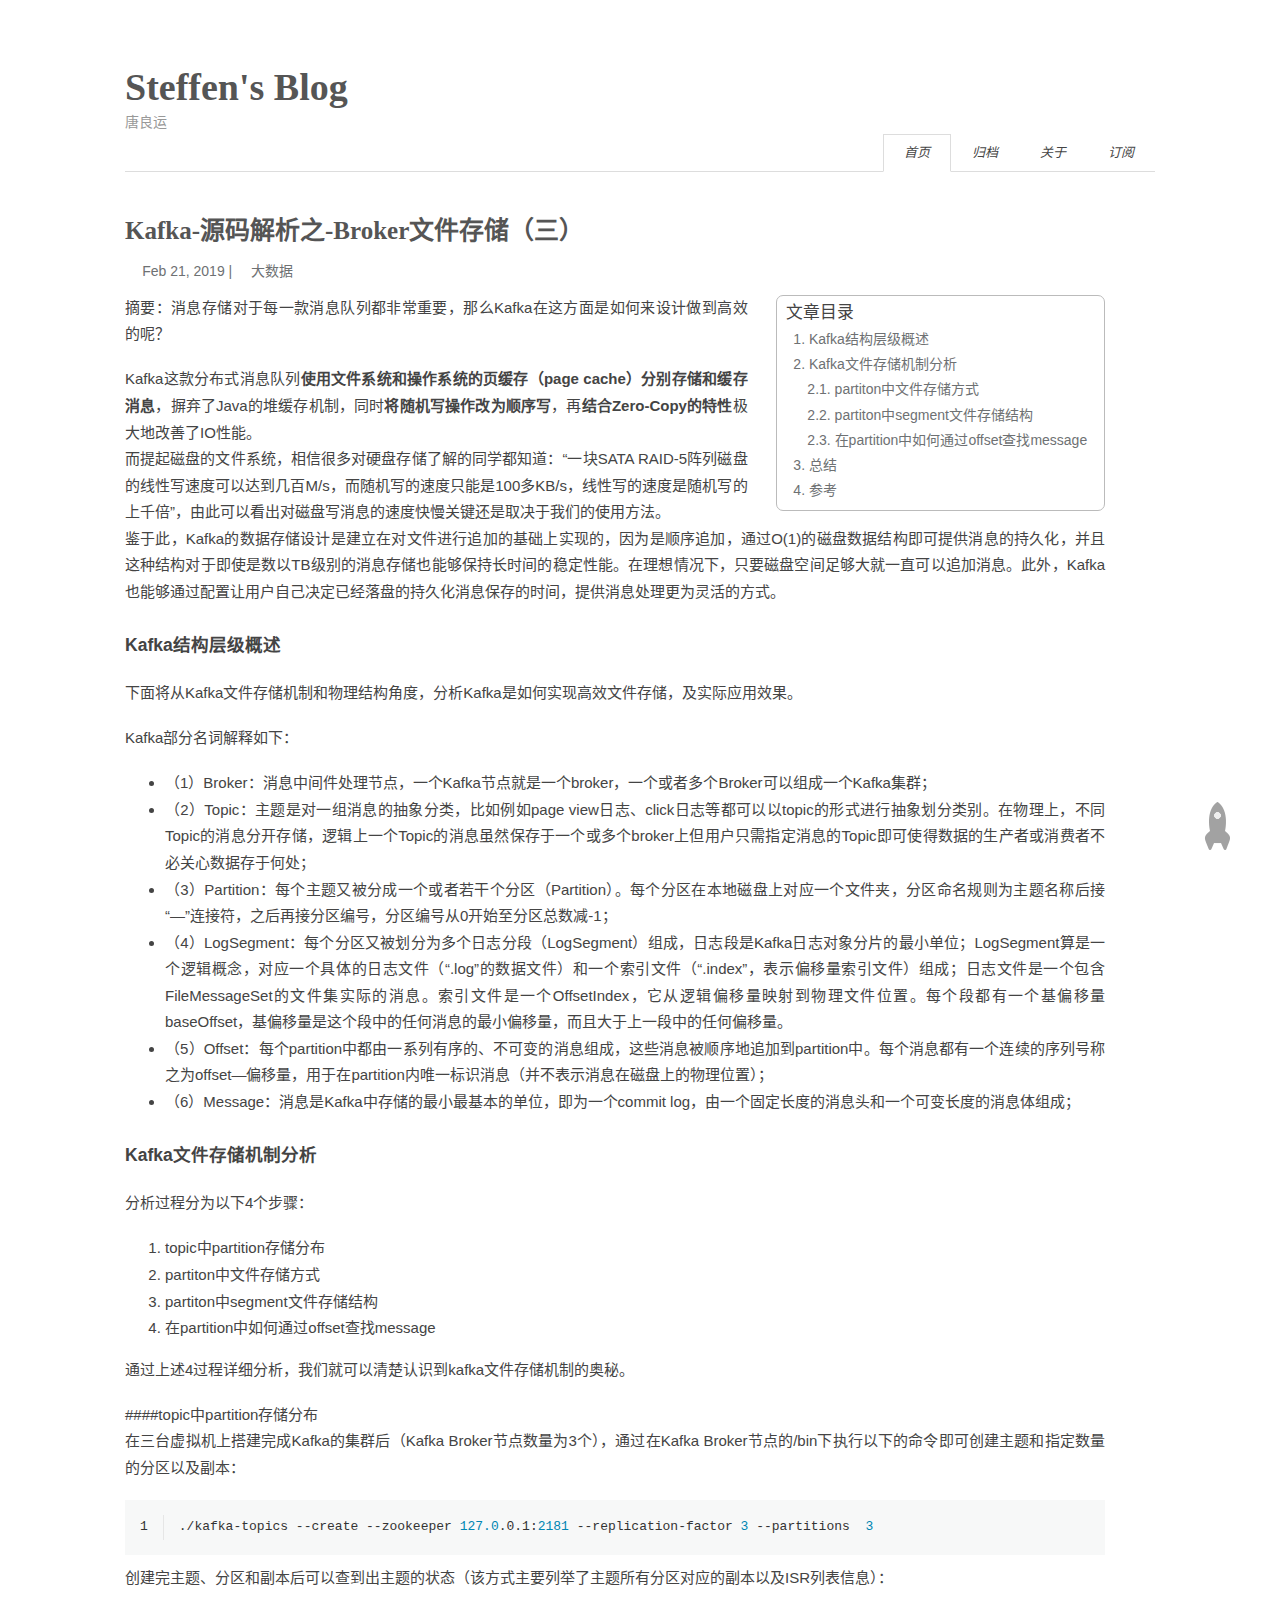
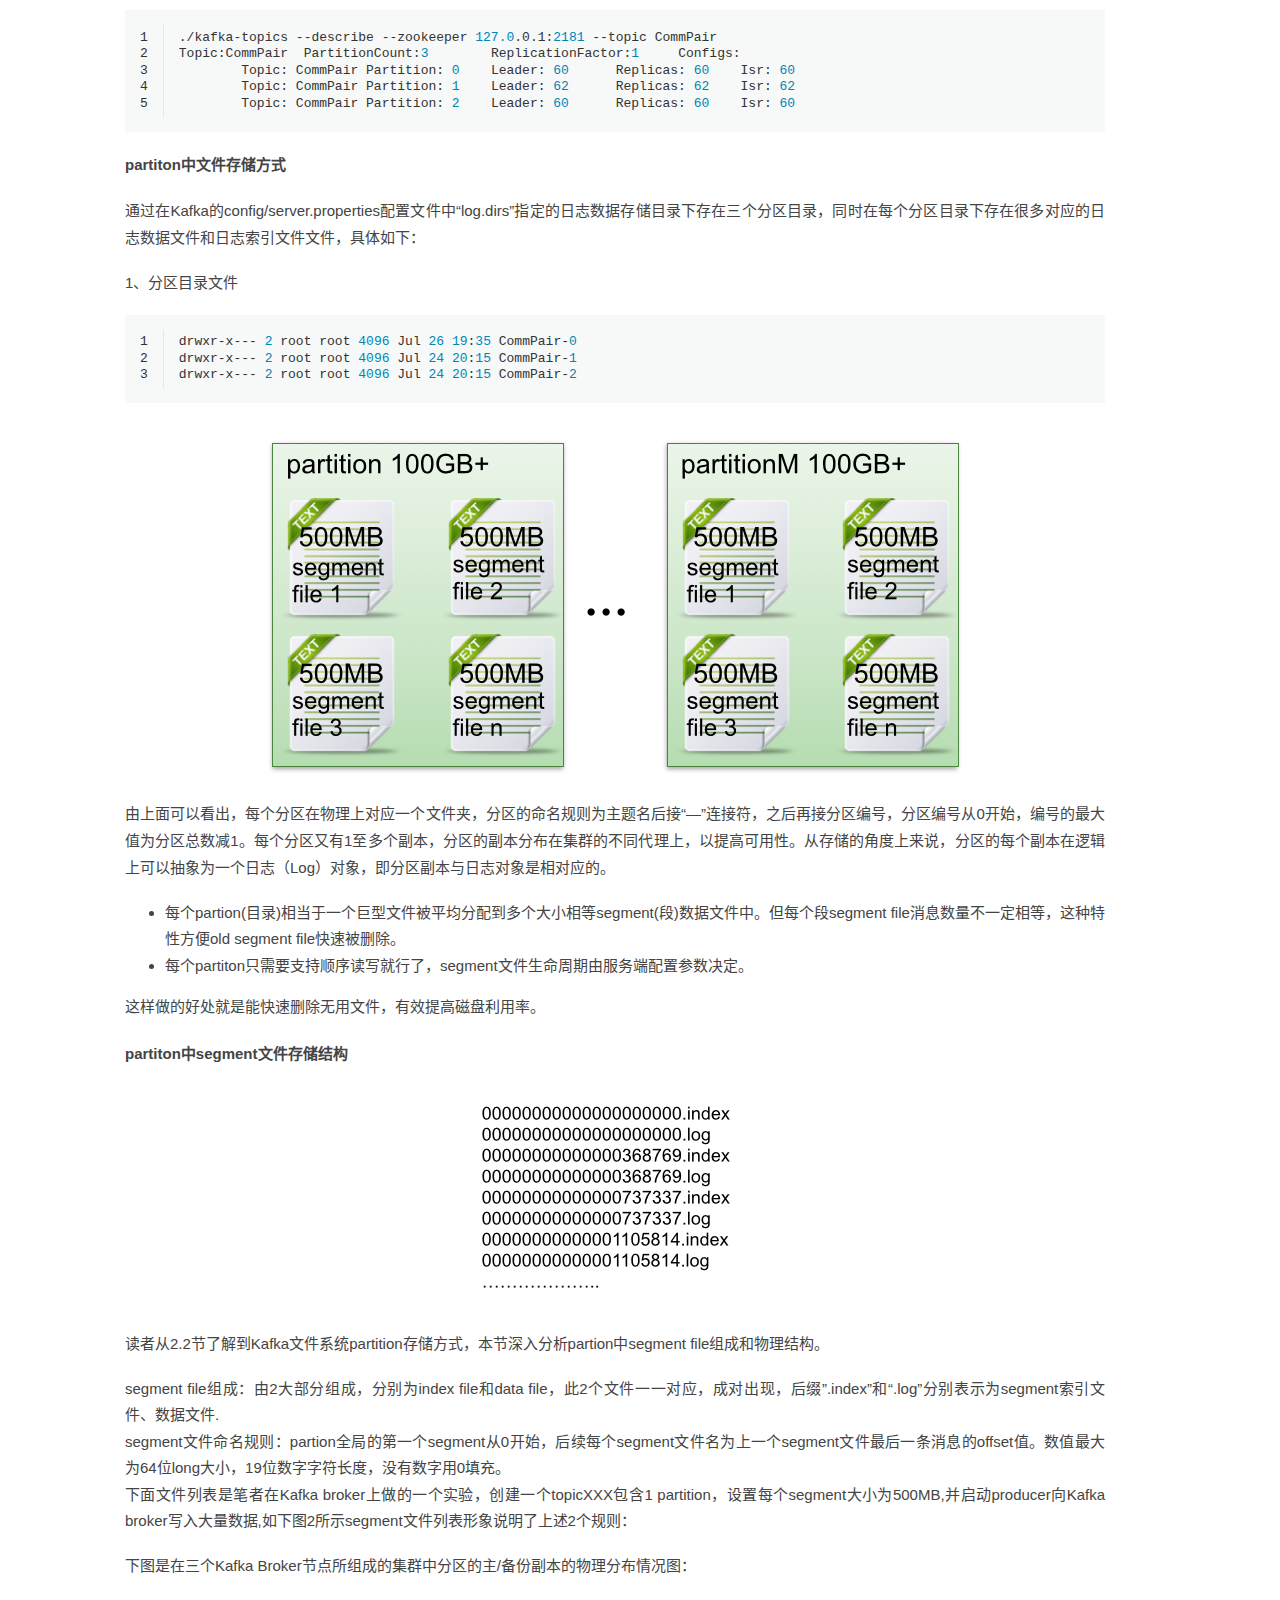
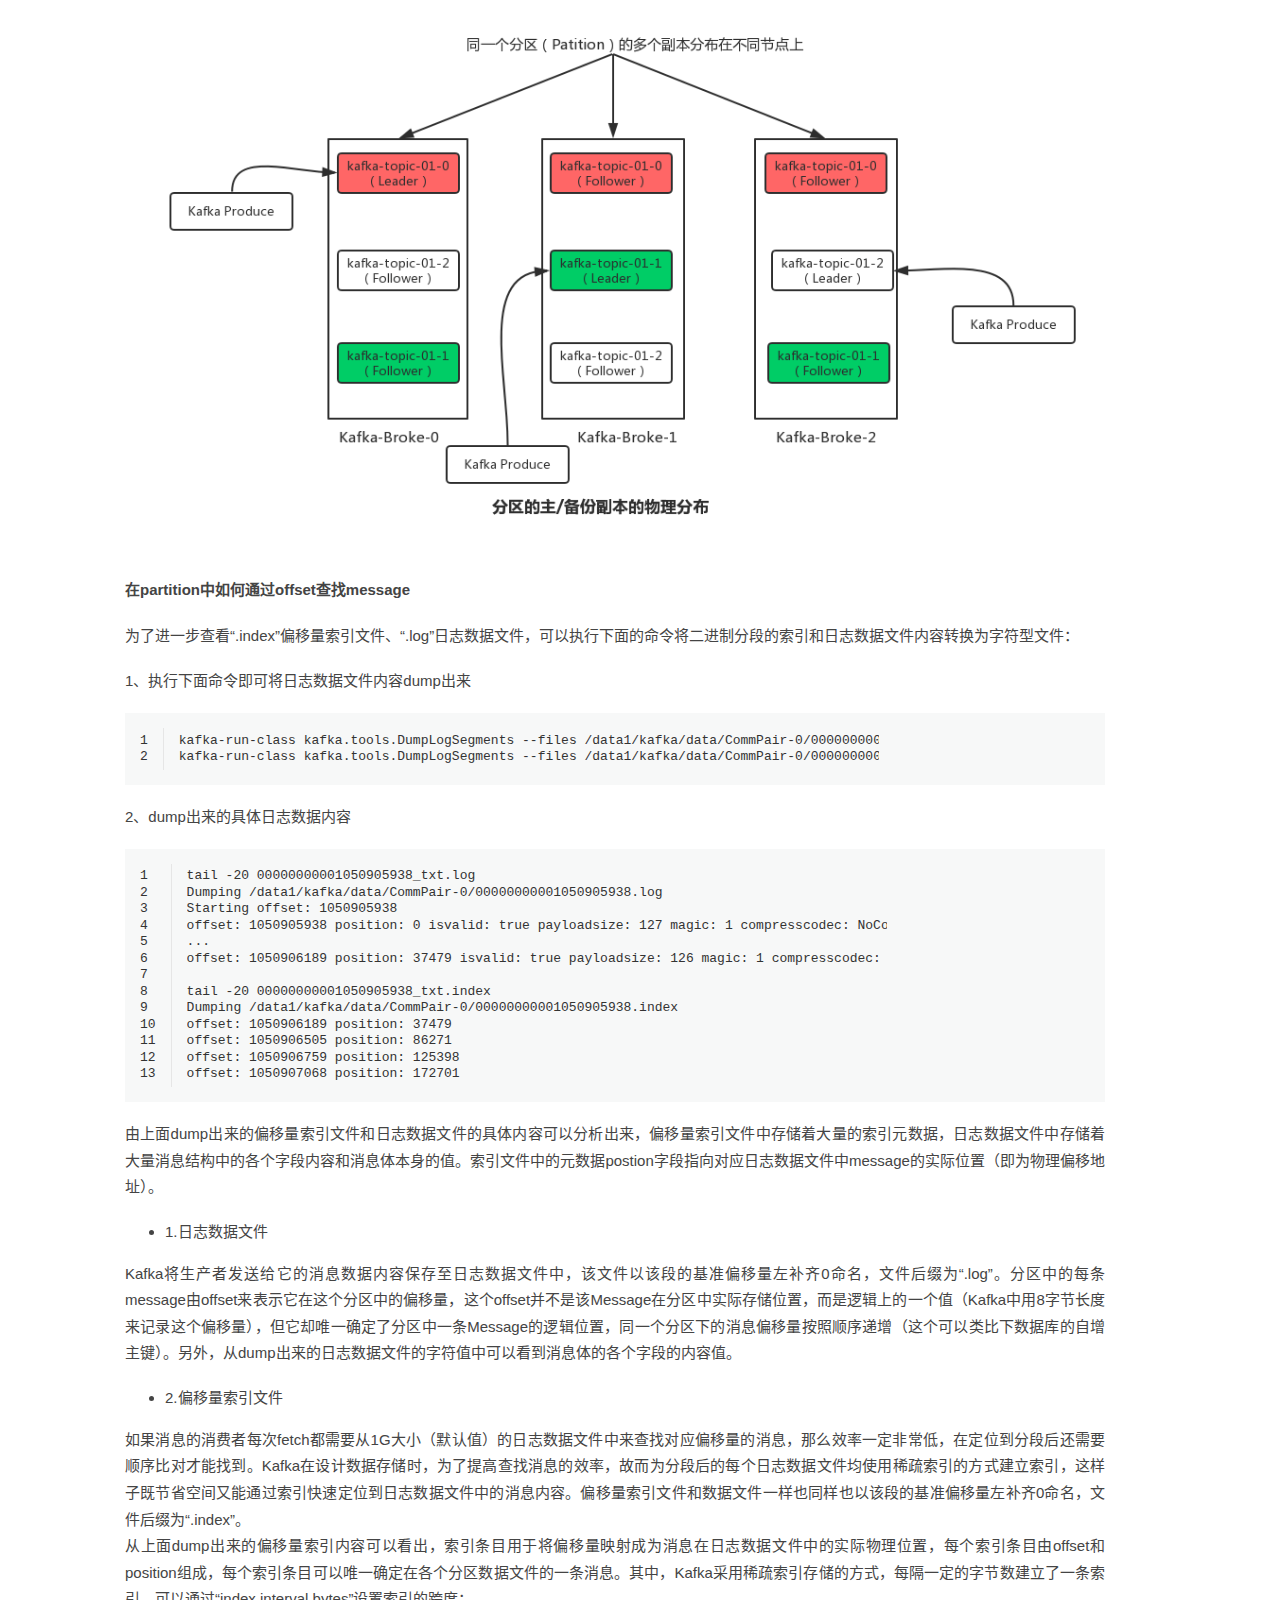
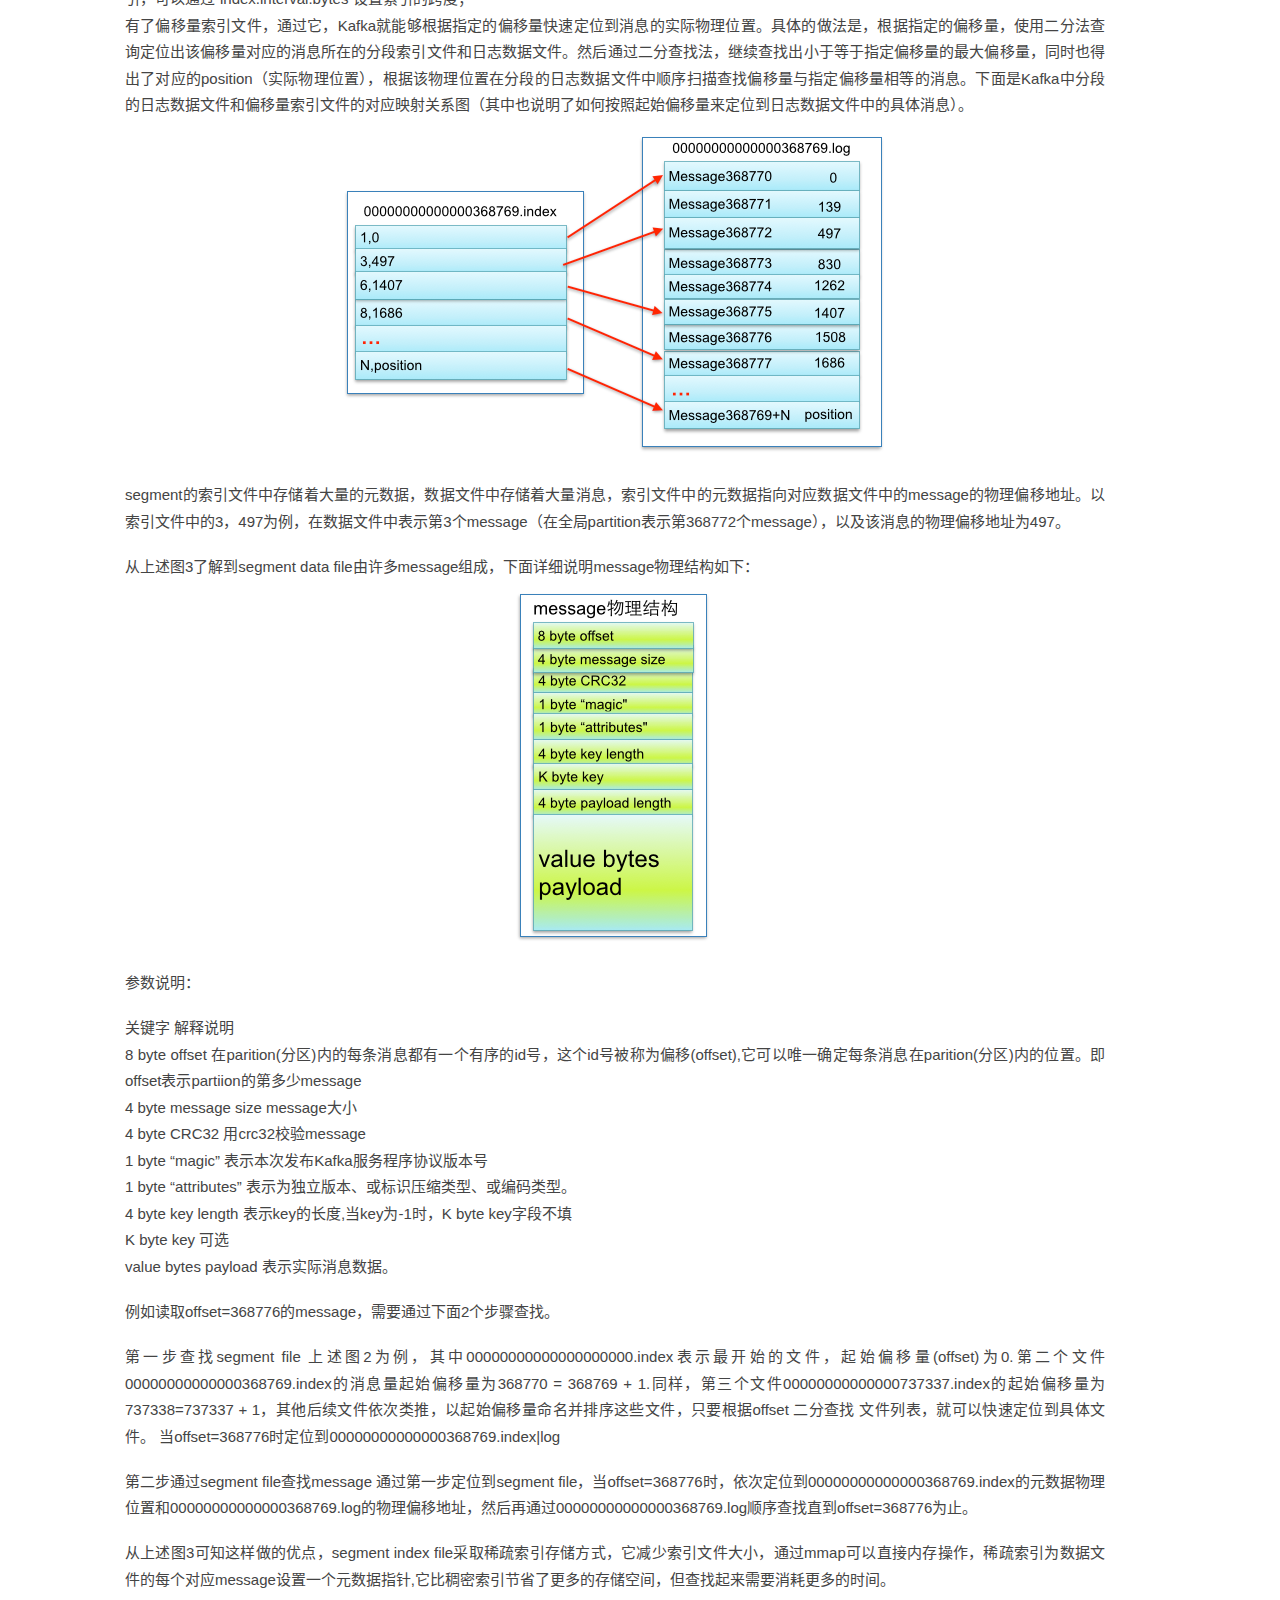
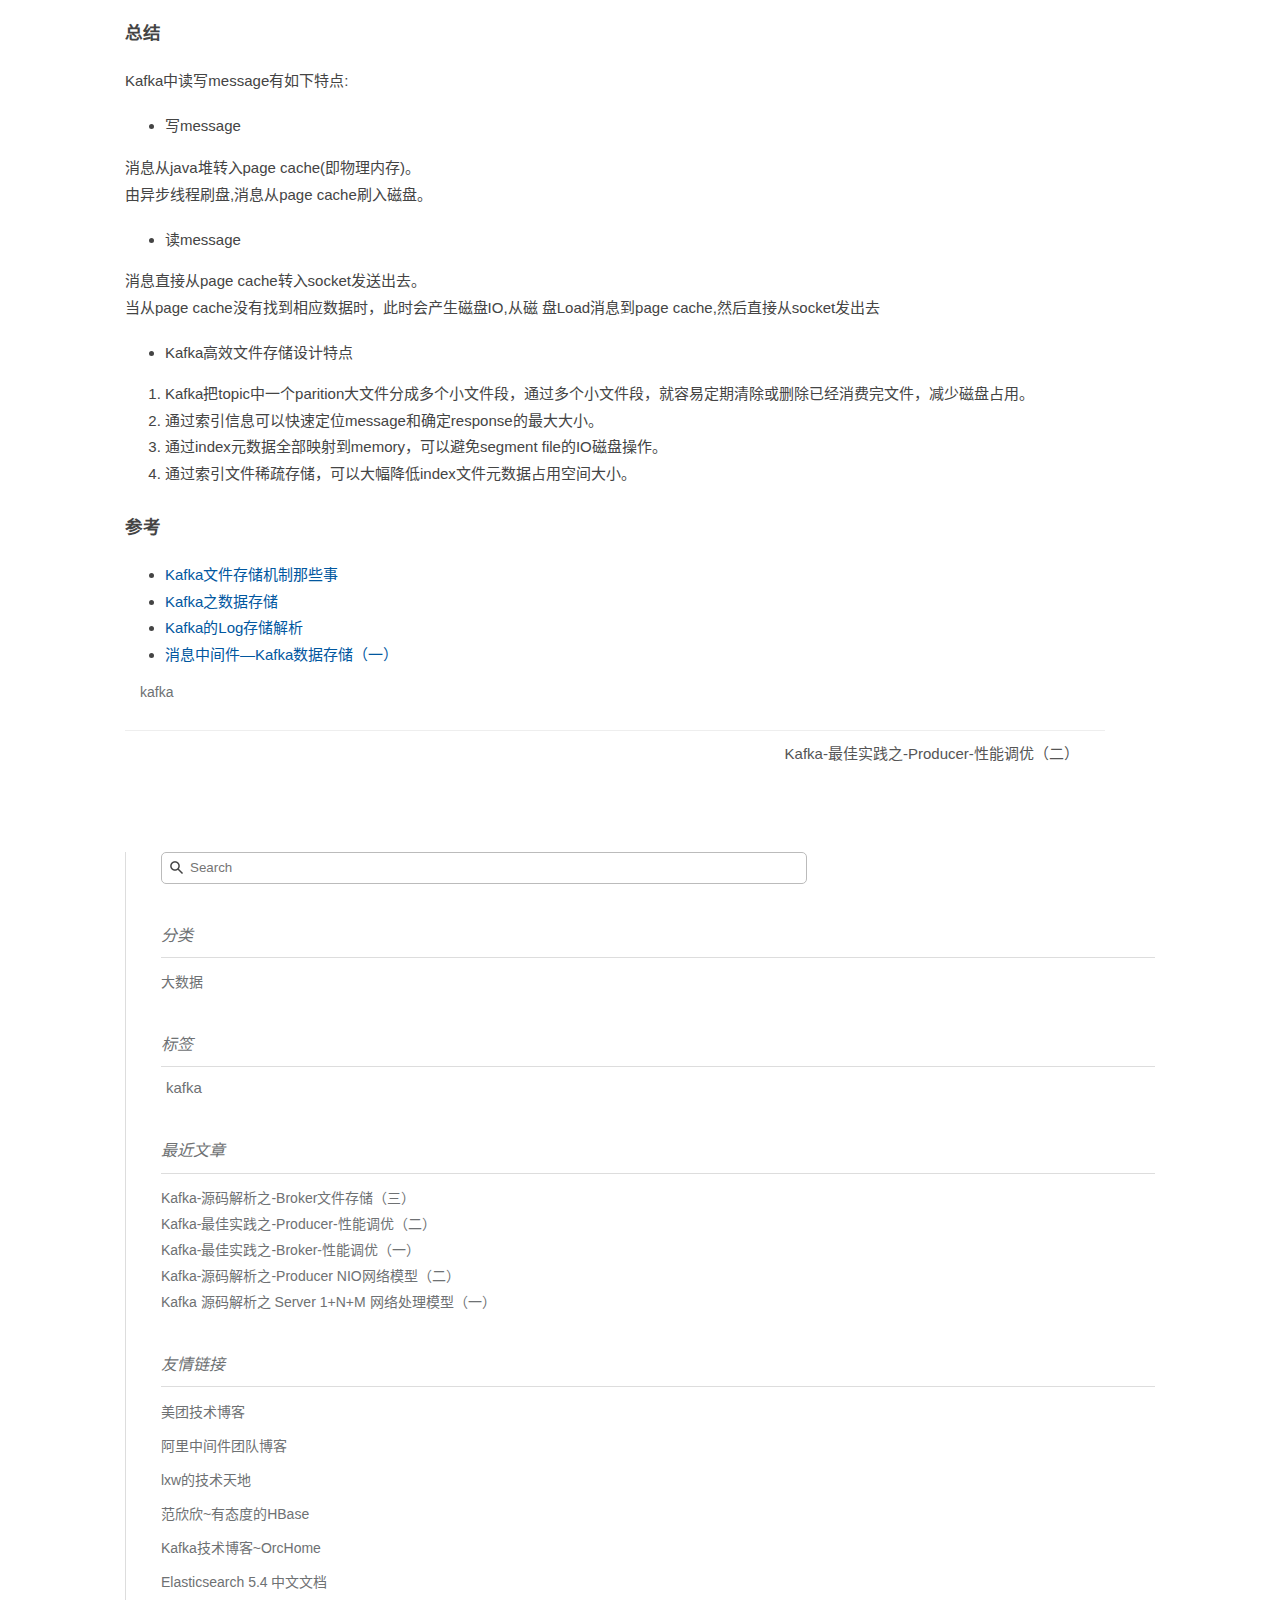
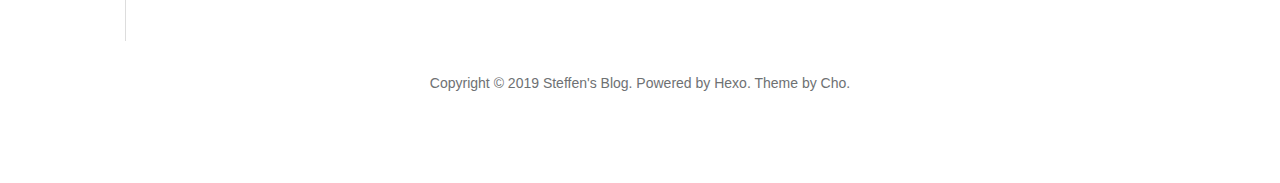
<file: 2019/02/21/Kafka-源码解析之-Broker-文件存储（三）/index.html>
<!DOCTYPE html><html lang="zh-CN"><head><meta name="generator" content="Hexo 3.8.0"><meta http-equiv="content-type" content="text/html; charset=utf-8"><meta content="width=device-width, initial-scale=1.0, maximum-scale=1.0, user-scalable=0" name="viewport"><meta content="yes" name="apple-mobile-web-app-capable"><meta content="black-translucent" name="apple-mobile-web-app-status-bar-style"><meta content="telephone=no" name="format-detection"><meta name="description" content="记录技术路上的点滴"><title>Kafka-源码解析之-Broker文件存储（三） | Steffen's Blog</title><link rel="stylesheet" type="text/css" href="/css/style.css?v=0.0.0"><link rel="stylesheet" type="text/css" href="//lib.baomitu.com/normalize/8.0.1/normalize.min.css"><link rel="stylesheet" type="text/css" href="//lib.baomitu.com/pure/1.0.0/pure-min.css"><link rel="stylesheet" type="text/css" href="//lib.baomitu.com/pure/1.0.0/grids-responsive-min.css"><link rel="stylesheet" href="//lib.baomitu.com/font-awesome/4.7.0/css/font-awesome.min.css"><script type="text/javascript" src="//lib.baomitu.com/jquery/3.3.1/jquery.min.js"></script><link rel="icon" mask="" sizes="any" href="/favicon.ico"><link rel="Shortcut Icon" type="image/x-icon" href="/favicon.ico"><link rel="apple-touch-icon" href="/apple-touch-icon.png"><link rel="apple-touch-icon-precomposed" href="/apple-touch-icon.png"><link rel="alternate" type="application/atom+xml" href="/atom.xml"></head><body><div class="body_container"><div id="header"><div class="site-name"><h1 class="hidden">Kafka-源码解析之-Broker文件存储（三）</h1><a id="logo" href="/.">Steffen's Blog</a><p class="description">唐良运</p></div><div id="nav-menu"><a class="current" href="/."><i class="fa fa-home"> 首页</i></a><a href="/archives/"><i class="fa fa-archive"> 归档</i></a><a href="/about/"><i class="fa fa-user"> 关于</i></a><a href="/atom.xml"><i class="fa fa-rss"> 订阅</i></a></div></div><div class="pure-g" id="layout"><div class="pure-u-1 pure-u-md-3-4"><div class="content_container"><div class="post"><h1 class="post-title">Kafka-源码解析之-Broker文件存储（三）</h1><div class="post-meta">Feb 21, 2019<span> | </span><span class="category"><a href="/categories/大数据/">大数据</a></span></div><div class="clear"><div class="toc-article" id="toc"><div class="toc-title">文章目录</div><ol class="toc"><li class="toc-item toc-level-3"><a class="toc-link" href="#Kafka结构层级概述"><span class="toc-number">1.</span> <span class="toc-text">Kafka结构层级概述</span></a></li><li class="toc-item toc-level-3"><a class="toc-link" href="#Kafka文件存储机制分析"><span class="toc-number">2.</span> <span class="toc-text">Kafka文件存储机制分析</span></a><ol class="toc-child"><li class="toc-item toc-level-4"><a class="toc-link" href="#partiton中文件存储方式"><span class="toc-number">2.1.</span> <span class="toc-text">partiton中文件存储方式</span></a></li><li class="toc-item toc-level-4"><a class="toc-link" href="#partiton中segment文件存储结构"><span class="toc-number">2.2.</span> <span class="toc-text">partiton中segment文件存储结构</span></a></li><li class="toc-item toc-level-4"><a class="toc-link" href="#在partition中如何通过offset查找message"><span class="toc-number">2.3.</span> <span class="toc-text">在partition中如何通过offset查找message</span></a></li></ol></li><li class="toc-item toc-level-3"><a class="toc-link" href="#总结"><span class="toc-number">3.</span> <span class="toc-text">总结</span></a></li><li class="toc-item toc-level-3"><a class="toc-link" href="#参考"><span class="toc-number">4.</span> <span class="toc-text">参考</span></a></li></ol></div></div><div class="post-content"><p>摘要：消息存储对于每一款消息队列都非常重要，那么Kafka在这方面是如何来设计做到高效的呢？</p>
<p>  Kafka这款分布式消息队列<strong>使用文件系统和操作系统的页缓存（page cache）分别存储和缓存消息</strong>，摒弃了Java的堆缓存机制，同时<strong>将随机写操作改为顺序写</strong>，再<strong>结合Zero-Copy的特性</strong>极大地改善了IO性能。<br>  而提起磁盘的文件系统，相信很多对硬盘存储了解的同学都知道：“一块SATA RAID-5阵列磁盘的线性写速度可以达到几百M/s，而随机写的速度只能是100多KB/s，线性写的速度是随机写的上千倍”，由此可以看出对磁盘写消息的速度快慢关键还是取决于我们的使用方法。<br>  鉴于此，Kafka的数据存储设计是建立在对文件进行追加的基础上实现的，因为是顺序追加，通过O(1)的磁盘数据结构即可提供消息的持久化，并且这种结构对于即使是数以TB级别的消息存储也能够保持长时间的稳定性能。在理想情况下，只要磁盘空间足够大就一直可以追加消息。此外，Kafka也能够通过配置让用户自己决定已经落盘的持久化消息保存的时间，提供消息处理更为灵活的方式。</p>
<h3 id="Kafka结构层级概述"><a href="#Kafka结构层级概述" class="headerlink" title="Kafka结构层级概述"></a>Kafka结构层级概述</h3><p>下面将从Kafka文件存储机制和物理结构角度，分析Kafka是如何实现高效文件存储，及实际应用效果。</p>
<p>Kafka部分名词解释如下：</p>
<ul>
<li>（1）Broker：消息中间件处理节点，一个Kafka节点就是一个broker，一个或者多个Broker可以组成一个Kafka集群；</li>
<li>（2）Topic：主题是对一组消息的抽象分类，比如例如page view日志、click日志等都可以以topic的形式进行抽象划分类别。在物理上，不同Topic的消息分开存储，逻辑上一个Topic的消息虽然保存于一个或多个broker上但用户只需指定消息的Topic即可使得数据的生产者或消费者不必关心数据存于何处；</li>
<li>（3）Partition：每个主题又被分成一个或者若干个分区（Partition）。每个分区在本地磁盘上对应一个文件夹，分区命名规则为主题名称后接“—”连接符，之后再接分区编号，分区编号从0开始至分区总数减-1；</li>
<li>（4）LogSegment：每个分区又被划分为多个日志分段（LogSegment）组成，日志段是Kafka日志对象分片的最小单位；LogSegment算是一个逻辑概念，对应一个具体的日志文件（“.log”的数据文件）和一个索引文件（“.index”，表示偏移量索引文件）组成；日志文件是一个包含FileMessageSet的文件集实际的消息。索引文件是一个OffsetIndex，它从逻辑偏移量映射到物理文件位置。每个段都有一个基偏移量baseOffset，基偏移量是这个段中的任何消息的最小偏移量，而且大于上一段中的任何偏移量。</li>
<li>（5）Offset：每个partition中都由一系列有序的、不可变的消息组成，这些消息被顺序地追加到partition中。每个消息都有一个连续的序列号称之为offset—偏移量，用于在partition内唯一标识消息（并不表示消息在磁盘上的物理位置）；</li>
<li>（6）Message：消息是Kafka中存储的最小最基本的单位，即为一个commit log，由一个固定长度的消息头和一个可变长度的消息体组成；</li>
</ul>
<h3 id="Kafka文件存储机制分析"><a href="#Kafka文件存储机制分析" class="headerlink" title="Kafka文件存储机制分析"></a>Kafka文件存储机制分析</h3><p>分析过程分为以下4个步骤：</p>
<ol>
<li>topic中partition存储分布</li>
<li>partiton中文件存储方式</li>
<li>partiton中segment文件存储结构</li>
<li>在partition中如何通过offset查找message</li>
</ol>
<p>通过上述4过程详细分析，我们就可以清楚认识到kafka文件存储机制的奥秘。</p>
<p>####topic中partition存储分布<br>在三台虚拟机上搭建完成Kafka的集群后（Kafka Broker节点数量为3个），通过在Kafka Broker节点的/bin下执行以下的命令即可创建主题和指定数量的分区以及副本：</p>
<figure class="highlight java"><table><tr><td class="gutter"><pre><span class="line">1</span><br></pre></td><td class="code"><pre><span class="line">./kafka-topics --create --zookeeper <span class="number">127.0</span>.0.1:<span class="number">2181</span> --replication-factor <span class="number">3</span> --partitions  <span class="number">3</span> --topic CommPair</span><br></pre></td></tr></table></figure>
<p>创建完主题、分区和副本后可以查到出主题的状态（该方式主要列举了主题所有分区对应的副本以及ISR列表信息）：</p>
<figure class="highlight java"><table><tr><td class="gutter"><pre><span class="line">1</span><br><span class="line">2</span><br><span class="line">3</span><br><span class="line">4</span><br><span class="line">5</span><br></pre></td><td class="code"><pre><span class="line">./kafka-topics --describe --zookeeper <span class="number">127.0</span>.0.1:<span class="number">2181</span> --topic CommPair</span><br><span class="line">Topic:CommPair  PartitionCount:<span class="number">3</span>        ReplicationFactor:<span class="number">1</span>     Configs:</span><br><span class="line">        Topic: CommPair Partition: <span class="number">0</span>    Leader: <span class="number">60</span>      Replicas: <span class="number">60</span>    Isr: <span class="number">60</span></span><br><span class="line">        Topic: CommPair Partition: <span class="number">1</span>    Leader: <span class="number">62</span>      Replicas: <span class="number">62</span>    Isr: <span class="number">62</span></span><br><span class="line">        Topic: CommPair Partition: <span class="number">2</span>    Leader: <span class="number">60</span>      Replicas: <span class="number">60</span>    Isr: <span class="number">60</span></span><br></pre></td></tr></table></figure>
<h4 id="partiton中文件存储方式"><a href="#partiton中文件存储方式" class="headerlink" title="partiton中文件存储方式"></a>partiton中文件存储方式</h4><p>通过在Kafka的config/server.properties配置文件中“log.dirs”指定的日志数据存储目录下存在三个分区目录，同时在每个分区目录下存在很多对应的日志数据文件和日志索引文件文件，具体如下：</p>
<p>1、分区目录文件<br><figure class="highlight java"><table><tr><td class="gutter"><pre><span class="line">1</span><br><span class="line">2</span><br><span class="line">3</span><br></pre></td><td class="code"><pre><span class="line">drwxr-x--- <span class="number">2</span> root root <span class="number">4096</span> Jul <span class="number">26</span> <span class="number">19</span>:<span class="number">35</span> CommPair-<span class="number">0</span></span><br><span class="line">drwxr-x--- <span class="number">2</span> root root <span class="number">4096</span> Jul <span class="number">24</span> <span class="number">20</span>:<span class="number">15</span> CommPair-<span class="number">1</span></span><br><span class="line">drwxr-x--- <span class="number">2</span> root root <span class="number">4096</span> Jul <span class="number">24</span> <span class="number">20</span>:<span class="number">15</span> CommPair-<span class="number">2</span></span><br></pre></td></tr></table></figure></p>
<p><img src="/2019/02/21/Kafka-源码解析之-Broker-文件存储（三）/partition.png" alt="kafka partition"></p>
<p>由上面可以看出，每个分区在物理上对应一个文件夹，分区的命名规则为主题名后接“—”连接符，之后再接分区编号，分区编号从0开始，编号的最大值为分区总数减1。每个分区又有1至多个副本，分区的副本分布在集群的不同代理上，以提高可用性。从存储的角度上来说，分区的每个副本在逻辑上可以抽象为一个日志（Log）对象，即分区副本与日志对象是相对应的。</p>
<ul>
<li>每个partion(目录)相当于一个巨型文件被平均分配到多个大小相等segment(段)数据文件中。但每个段segment file消息数量不一定相等，这种特性方便old segment file快速被删除。</li>
<li>每个partiton只需要支持顺序读写就行了，segment文件生命周期由服务端配置参数决定。</li>
</ul>
<p>这样做的好处就是能快速删除无用文件，有效提高磁盘利用率。</p>
<h4 id="partiton中segment文件存储结构"><a href="#partiton中segment文件存储结构" class="headerlink" title="partiton中segment文件存储结构"></a>partiton中segment文件存储结构</h4><p><img src="/2019/02/21/Kafka-源码解析之-Broker-文件存储（三）/segment.png" alt="kafka数据文件和索引文件"></p>
<p>读者从2.2节了解到Kafka文件系统partition存储方式，本节深入分析partion中segment file组成和物理结构。</p>
<p>segment file组成：由2大部分组成，分别为index file和data file，此2个文件一一对应，成对出现，后缀”.index”和“.log”分别表示为segment索引文件、数据文件.<br>segment文件命名规则：partion全局的第一个segment从0开始，后续每个segment文件名为上一个segment文件最后一条消息的offset值。数值最大为64位long大小，19位数字字符长度，没有数字用0填充。<br>下面文件列表是笔者在Kafka broker上做的一个实验，创建一个topicXXX包含1 partition，设置每个segment大小为500MB,并启动producer向Kafka broker写入大量数据,如下图2所示segment文件列表形象说明了上述2个规则：</p>
<p>下图是在三个Kafka Broker节点所组成的集群中分区的主/备份副本的物理分布情况图：<br><img src="/2019/02/21/Kafka-源码解析之-Broker-文件存储（三）/kafka副本分区分布.png" alt="kafka副本分区分布"></p>
<h4 id="在partition中如何通过offset查找message"><a href="#在partition中如何通过offset查找message" class="headerlink" title="在partition中如何通过offset查找message"></a>在partition中如何通过offset查找message</h4><p>为了进一步查看“.index”偏移量索引文件、“.log”日志数据文件，可以执行下面的命令将二进制分段的索引和日志数据文件内容转换为字符型文件：</p>
<p>1、执行下面命令即可将日志数据文件内容dump出来<br><figure class="highlight"><table><tr><td class="gutter"><pre><span class="line">1</span><br><span class="line">2</span><br></pre></td><td class="code"><pre><span class="line">kafka-run-class kafka.tools.DumpLogSegments --files /data1/kafka/data/CommPair-0/00000000001050905938.index --print-data-log &gt;00000000001050905938_txt.log</span><br><span class="line">kafka-run-class kafka.tools.DumpLogSegments --files /data1/kafka/data/CommPair-0/00000000001050905938.log --print-data-log &gt;00000000001050905938_txt.index</span><br></pre></td></tr></table></figure></p>
<p>2、dump出来的具体日志数据内容<br><figure class="highlight"><table><tr><td class="gutter"><pre><span class="line">1</span><br><span class="line">2</span><br><span class="line">3</span><br><span class="line">4</span><br><span class="line">5</span><br><span class="line">6</span><br><span class="line">7</span><br><span class="line">8</span><br><span class="line">9</span><br><span class="line">10</span><br><span class="line">11</span><br><span class="line">12</span><br><span class="line">13</span><br></pre></td><td class="code"><pre><span class="line">tail -20 00000000001050905938_txt.log</span><br><span class="line">Dumping /data1/kafka/data/CommPair-0/00000000001050905938.log</span><br><span class="line">Starting offset: 1050905938</span><br><span class="line">offset: 1050905938 position: 0 isvalid: true payloadsize: 127 magic: 1 compresscodec: NoCompressionCodec crc: 2108247934 payload: 00000102-363aa04e-4467-41a9-828d-b131281ca9b6^2019-01-22 14:15:32^2019-01-22 14:21:02^UDP^172.16.140.202^49633^224.0.0.252^5355</span><br><span class="line">...</span><br><span class="line">offset: 1050906189 position: 37479 isvalid: true payloadsize: 126 magic: 1 compresscodec: NoCompressionCodec crc: 2291970542 payload: 00000102-363aa04e-4467-41a9-828d-b131281ca9b6^2019-01-22 14:20:04^2019-01-22 14:26:03^UDP^172.16.140.41^54911^224.0.0.252^5355</span><br><span class="line"></span><br><span class="line">tail -20 00000000001050905938_txt.index</span><br><span class="line">Dumping /data1/kafka/data/CommPair-0/00000000001050905938.index</span><br><span class="line">offset: 1050906189 position: 37479</span><br><span class="line">offset: 1050906505 position: 86271</span><br><span class="line">offset: 1050906759 position: 125398</span><br><span class="line">offset: 1050907068 position: 172701</span><br></pre></td></tr></table></figure></p>
<p>由上面dump出来的偏移量索引文件和日志数据文件的具体内容可以分析出来，偏移量索引文件中存储着大量的索引元数据，日志数据文件中存储着大量消息结构中的各个字段内容和消息体本身的值。索引文件中的元数据postion字段指向对应日志数据文件中message的实际位置（即为物理偏移地址）。</p>
<ul>
<li>1.日志数据文件</li>
</ul>
<p>Kafka将生产者发送给它的消息数据内容保存至日志数据文件中，该文件以该段的基准偏移量左补齐0命名，文件后缀为“.log”。分区中的每条message由offset来表示它在这个分区中的偏移量，这个offset并不是该Message在分区中实际存储位置，而是逻辑上的一个值（Kafka中用8字节长度来记录这个偏移量），但它却唯一确定了分区中一条Message的逻辑位置，同一个分区下的消息偏移量按照顺序递增（这个可以类比下数据库的自增主键）。另外，从dump出来的日志数据文件的字符值中可以看到消息体的各个字段的内容值。</p>
<ul>
<li>2.偏移量索引文件</li>
</ul>
<p>如果消息的消费者每次fetch都需要从1G大小（默认值）的日志数据文件中来查找对应偏移量的消息，那么效率一定非常低，在定位到分段后还需要顺序比对才能找到。Kafka在设计数据存储时，为了提高查找消息的效率，故而为分段后的每个日志数据文件均使用稀疏索引的方式建立索引，这样子既节省空间又能通过索引快速定位到日志数据文件中的消息内容。偏移量索引文件和数据文件一样也同样也以该段的基准偏移量左补齐0命名，文件后缀为“.index”。<br> 从上面dump出来的偏移量索引内容可以看出，索引条目用于将偏移量映射成为消息在日志数据文件中的实际物理位置，每个索引条目由offset和position组成，每个索引条目可以唯一确定在各个分区数据文件的一条消息。其中，Kafka采用稀疏索引存储的方式，每隔一定的字节数建立了一条索引，可以通过“index.interval.bytes”设置索引的跨度；<br> 有了偏移量索引文件，通过它，Kafka就能够根据指定的偏移量快速定位到消息的实际物理位置。具体的做法是，根据指定的偏移量，使用二分法查询定位出该偏移量对应的消息所在的分段索引文件和日志数据文件。然后通过二分查找法，继续查找出小于等于指定偏移量的最大偏移量，同时也得出了对应的position（实际物理位置），根据该物理位置在分段的日志数据文件中顺序扫描查找偏移量与指定偏移量相等的消息。下面是Kafka中分段的日志数据文件和偏移量索引文件的对应映射关系图（其中也说明了如何按照起始偏移量来定位到日志数据文件中的具体消息）。<br><img src="/2019/02/21/Kafka-源码解析之-Broker-文件存储（三）/index-data.png" alt="kafka索引文件与数据文件对应关系"></p>
<p>segment的索引文件中存储着大量的元数据，数据文件中存储着大量消息，索引文件中的元数据指向对应数据文件中的message的物理偏移地址。以索引文件中的3，497为例，在数据文件中表示第3个message（在全局partition表示第368772个message），以及该消息的物理偏移地址为497。</p>
<p>从上述图3了解到segment data file由许多message组成，下面详细说明message物理结构如下：<br><img src="/2019/02/21/Kafka-源码解析之-Broker-文件存储（三）/message.png" alt="kafka message物理结构"></p>
<p>参数说明：</p>
<p>关键字    解释说明<br>8 byte offset    在parition(分区)内的每条消息都有一个有序的id号，这个id号被称为偏移(offset),它可以唯一确定每条消息在parition(分区)内的位置。即offset表示partiion的第多少message<br>4 byte message size    message大小<br>4 byte CRC32    用crc32校验message<br>1 byte “magic”    表示本次发布Kafka服务程序协议版本号<br>1 byte “attributes”    表示为独立版本、或标识压缩类型、或编码类型。<br>4 byte key length    表示key的长度,当key为-1时，K byte key字段不填<br>K byte key    可选<br>value bytes payload    表示实际消息数据。</p>
<p>例如读取offset=368776的message，需要通过下面2个步骤查找。</p>
<p>第一步查找segment file 上述图2为例，其中00000000000000000000.index表示最开始的文件，起始偏移量(offset)为0.第二个文件00000000000000368769.index的消息量起始偏移量为368770 = 368769 + 1.同样，第三个文件00000000000000737337.index的起始偏移量为737338=737337 + 1，其他后续文件依次类推，以起始偏移量命名并排序这些文件，只要根据offset 二分查找 文件列表，就可以快速定位到具体文件。 当offset=368776时定位到00000000000000368769.index|log</p>
<p>第二步通过segment file查找message 通过第一步定位到segment file，当offset=368776时，依次定位到00000000000000368769.index的元数据物理位置和00000000000000368769.log的物理偏移地址，然后再通过00000000000000368769.log顺序查找直到offset=368776为止。</p>
<p>从上述图3可知这样做的优点，segment index file采取稀疏索引存储方式，它减少索引文件大小，通过mmap可以直接内存操作，稀疏索引为数据文件的每个对应message设置一个元数据指针,它比稠密索引节省了更多的存储空间，但查找起来需要消耗更多的时间。</p>
<h3 id="总结"><a href="#总结" class="headerlink" title="总结"></a>总结</h3><p>Kafka中读写message有如下特点:</p>
<ul>
<li>写message</li>
</ul>
<p>消息从java堆转入page cache(即物理内存)。<br>由异步线程刷盘,消息从page cache刷入磁盘。</p>
<ul>
<li>读message</li>
</ul>
<p>消息直接从page cache转入socket发送出去。<br>当从page cache没有找到相应数据时，此时会产生磁盘IO,从磁 盘Load消息到page cache,然后直接从socket发出去</p>
<ul>
<li>Kafka高效文件存储设计特点</li>
</ul>
<ol>
<li>Kafka把topic中一个parition大文件分成多个小文件段，通过多个小文件段，就容易定期清除或删除已经消费完文件，减少磁盘占用。</li>
<li>通过索引信息可以快速定位message和确定response的最大大小。</li>
<li>通过index元数据全部映射到memory，可以避免segment file的IO磁盘操作。</li>
<li>通过索引文件稀疏存储，可以大幅降低index文件元数据占用空间大小。</li>
</ol>
<h3 id="参考"><a href="#参考" class="headerlink" title="参考"></a>参考</h3><ul>
<li><a href="https://tech.meituan.com/2015/01/13/kafka-fs-design-theory.html" title="Kafka文件存储机制那些事" target="_blank" rel="noopener">Kafka文件存储机制那些事</a></li>
<li><a href="http://matt33.com/2016/03/08/kafka-store/" title="Kafka之数据存储" target="_blank" rel="noopener">Kafka之数据存储</a></li>
<li><a href="https://blog.csdn.net/jewes/article/details/42970799" title="Kafka的Log存储解析" target="_blank" rel="noopener">Kafka的Log存储解析</a></li>
<li><a href="https://cloud.tencent.com/developer/article/1329038" title="消息中间件—Kafka数据存储（一）" target="_blank" rel="noopener">消息中间件—Kafka数据存储（一）</a></li>
</ul>
</div><div class="tags"><a href="/tags/kafka/">kafka</a></div><div class="post-nav"><a class="next" href="/2018/11/26/Kafka-最佳实践之-Producer-性能调优（二）/">Kafka-最佳实践之-Producer-性能调优（二）</a></div></div></div></div><div class="pure-u-1-4 hidden_mid_and_down"><div id="sidebar"><div class="widget"><form class="search-form" action="//www.baidu.com/baidu" method="get" accept-charset="utf-8" target="_blank"><input type="search" name="word" maxlength="20" placeholder="Search"><input type="hidden" name="si" value="http://yoursite.com"><input name="tn" type="hidden" value="bds"><input name="cl" type="hidden" value="3"><input name="ct" type="hidden" value="2097152"><input name="s" type="hidden" value="on"></form></div><div class="widget"><div class="widget-title"><i class="fa fa-folder-o"> 分类</i></div><ul class="category-list"><li class="category-list-item"><a class="category-list-link" href="/categories/大数据/">大数据</a></li></ul></div><div class="widget"><div class="widget-title"><i class="fa fa-star-o"> 标签</i></div><div class="tagcloud"><a href="/tags/kafka/" style="font-size: 15px;">kafka</a></div></div><div class="widget"><div class="widget-title"><i class="fa fa-file-o"> 最近文章</i></div><ul class="post-list"><li class="post-list-item"><a class="post-list-link" href="/2019/02/21/Kafka-源码解析之-Broker-文件存储（三）/">Kafka-源码解析之-Broker文件存储（三）</a></li><li class="post-list-item"><a class="post-list-link" href="/2018/11/26/Kafka-最佳实践之-Producer-性能调优（二）/">Kafka-最佳实践之-Producer-性能调优（二）</a></li><li class="post-list-item"><a class="post-list-link" href="/2018/11/26/Kafka-最佳实践之-Broker-性能调优（一）/">Kafka-最佳实践之-Broker-性能调优（一）</a></li><li class="post-list-item"><a class="post-list-link" href="/2018/11/26/Kafka-源码解析之-Producer-NIO网络模型（二）/">Kafka-源码解析之-Producer NIO网络模型（二）</a></li><li class="post-list-item"><a class="post-list-link" href="/2018/11/24/Kafka-源码解析之-Server-1-N-M-网络处理模型（一）/">Kafka 源码解析之 Server 1+N+M 网络处理模型（一）</a></li></ul></div><div class="widget"><div class="widget-title"><i class="fa fa-external-link"> 友情链接</i></div><ul></ul><a href="https://tech.meituan.com/" title="美团技术博客" target="_blank">美团技术博客</a><ul></ul><a href="http://jm.taobao.org/categories/" title="阿里中间件团队博客" target="_blank">阿里中间件团队博客</a><ul></ul><a href="http://lxw1234.com/" title="lxw的技术天地" target="_blank">lxw的技术天地</a><ul></ul><a href="http://hbasefly.com/" title="范欣欣~有态度的HBase" target="_blank">范欣欣~有态度的HBase</a><ul></ul><a href="http://orchome.com" title="Kafka技术博客~OrcHome" target="_blank">Kafka技术博客~OrcHome</a><ul></ul><a href="http://cwiki.apachecn.org/pages/viewpage.action?pageId=4260364" title="Elasticsearch 5.4 中文文档" target="_blank">Elasticsearch 5.4 中文文档</a></div></div></div><div class="pure-u-1 pure-u-md-3-4"><div id="footer">Copyright © 2019 <a href="/." rel="nofollow">Steffen's Blog.</a> Powered by<a rel="nofollow" target="_blank" href="https://hexo.io"> Hexo.</a><a rel="nofollow" target="_blank" href="https://github.com/tufu9441/maupassant-hexo"> Theme</a> by<a rel="nofollow" target="_blank" href="https://github.com/pagecho"> Cho.</a></div></div></div><a class="show" id="rocket" href="#top"></a><script type="text/javascript" src="/js/totop.js?v=0.0.0" async></script><script type="text/javascript" src="//lib.baomitu.com/fancybox/3.5.2/jquery.fancybox.min.js" async></script><script type="text/javascript" src="/js/fancybox.js?v=0.0.0" async></script><link rel="stylesheet" type="text/css" href="//lib.baomitu.com/fancybox/3.5.2/jquery.fancybox.min.css"><script type="text/javascript" src="/js/codeblock-resizer.js?v=0.0.0"></script><script type="text/javascript" src="/js/smartresize.js?v=0.0.0"></script></div></body></html>
</file>
<file: css/style.css>
/**
 *
 * @package Maupassant
 * @author cho
 * @version 2.0
 * @link http://chopstack.com
 */
/*
pure css setting
When setting the primary font stack, apply it to the Pure grid units along
with `html`, `button`, `input`, `select`, and `textarea`. Pure Grids use
specific font stacks to ensure the greatest OS/browser compatibility.
*/
html, button, input, select, textarea,
.MJXc-TeX-unknown-R,
.pure-g [class*="pure-u"] {
  /* Set your content font stack here: */
  font-family: "PingFangSC-Regular", Helvetica, "Helvetica Neue", "Segoe UI", "Hiragino Sans GB", "Source Han Sans CN", "Microsoft YaHei", "STHeiti", "WenQuanYi Micro Hei", sans-serif !important; }

body {
  background-color: #FFF;
  color: #444;
  font-family: "TIBch", "Classic Grotesque W01", "Helvetica Neue", Arial, "Hiragino Sans GB", "STHeiti", "Microsoft YaHei", "WenQuanYi Micro Hei", SimSun, sans-serif;
  -webkit-font-smoothing: antialiased;
  -moz-osx-font-smoothing: grayscale;
  font-size: 14px; }

.body_container {
  padding: 0 60px;
  max-width: 1150px;
  margin: 0 auto; }

.content_container {
  padding-right: 50px;
  padding-top: 20px; }

a, button.submit {
  color: #6E7173;
  text-decoration: none;
  -webkit-transition: all .1s ease-in;
  -moz-transition: all .1s ease-in;
  -o-transition: all .1s ease-in;
  transition: all .1s ease-in; }

a:hover, a:active {
  color: #444; }

a:focus {
  outline: auto; }

.clear {
  clear: both; }

div {
  box-sizing: border-box; }

#header {
  padding: 58px 0 0;
  text-align: left;
  border-bottom: 1px solid #ddd;
  position: relative; }
  #header .site-name {
    margin-bottom: 40px; }
    #header .site-name h1 {
      padding: 0;
      margin: 0;
      height: 0;
      overflow: hidden; }
    #header .site-name #logo {
      font: bold 38px/1.12 "Times New Roman", Georgia, Times, sans-serif;
      color: #555; }
      #header .site-name #logo span, #header .site-name #logo:hover {
        color: #777; }
    #header .site-name .description {
      margin: .2em 0 0;
      color: #999; }
  #header #nav-menu {
    margin: 10px 0 -1px;
    padding: 0;
    position: absolute;
    right: 0;
    bottom: 0; }
    #header #nav-menu a {
      display: inline-block;
      padding: 3px 20px 3px;
      line-height: 30px;
      color: #444;
      font-size: 13px;
      border: 1px solid transparent; }
      #header #nav-menu a:hover {
        border-bottom-color: #444; }
      #header #nav-menu a.current {
        border: 1px solid #ddd;
        border-bottom-color: #fff; }

#sidebar {
  border-left: 1px solid #ddd;
  padding-left: 35px;
  margin-top: 40px;
  padding-bottom: 20px;
  word-wrap: break-word; }
  #sidebar .widget {
    margin-bottom: 30px; }
    #sidebar .widget .widget-title {
      color: #6E7173;
      line-height: 2.7;
      margin-top: 0;
      font-size: 16px;
      border-bottom: 1px solid #ddd;
      display: block;
      font-weight: normal; }
    #sidebar .widget .comments-title {
      color: #6E7173;
      line-height: 2.7;
      margin-top: 0;
      font-size: 16px;
      border-bottom: 0px solid #ddd;
      display: block;
      font-weight: normal; }
    #sidebar .widget .tagcloud {
      margin-top: 10px; }
      #sidebar .widget .tagcloud a {
        line-height: 1.5;
        padding: 5px; }
    #sidebar .widget ul {
      list-style: none;
      padding: 0; }
      #sidebar .widget ul li {
        margin: 5px 0;
        line-height: 1.5; }
    #sidebar .widget .category-list-count {
      padding-left: 5px;
      color: #6E7173; }
    #sidebar .widget .category-list-count::before {
      content: "("; }
    #sidebar .widget .category-list-count::after {
      content: ")"; }
    #sidebar .widget .search-form {
      position: relative;
      overflow: hidden; }
      #sidebar .widget .search-form input {
        background: #fff 8px 8px no-repeat url([data-uri]%2BR8AAAACXBIWXMAAAsTAAALEwEAmpwYAAAAIGNIUk0AAG11AABzoAAA%2FN0AAINkAABw6AAA7GgAADA%2BAAAQkOTsmeoAAAESSURBVHjajNCxS9VRGMbxz71E4OwgoXPQxVEpXCI47%2BZqGP0LCoJO7UVD3QZzb3SwcHB7F3Uw3Zpd%2FAPCcJKG7Dj4u%2FK7Pwp94HDg5Xyf5z1Pr9YKImKANTzFXxzjU2ae6qhXaxURr%2FAFl9hHDy%2FwEK8z89sYVEp5gh84wMvMvGiSJ%2FEV85jNzLMR1McqfmN5BEBmnmMJFSvtpH7jdJiZv7q7Z%2BZPfMdcF6rN%2FT%2F1m2LGBkd4HhFT3dcRMY2FpskxaLNpayciHrWAGeziD7b%2BVfkithuTk8bkGa4wgWFmbrSTZOYeBvjc%2BucQj%2FEe6xHx4Taq1nrnKaW8K6XUUsrHWuvNevdRRLzFGwzvDbXAB9cDAHvhedDruuxSAAAAAElFTkSuQmCC);
        padding: 7px 11px 7px 28px;
        line-height: 16px;
        border: 1px solid #bbb;
        width: 65%;
        -webkit-border-radius: 5px;
        -moz-border-radius: 5px;
        -ms-border-radius: 5px;
        -o-border-radius: 5px;
        border-radius: 5px;
        -webkit-box-shadow: none;
        -moz-box-shadow: none;
        box-shadow: none; }

/* title for search result or tagged posts*/
.label-title {
  margin-top: 1.1em;
  font-size: 20px;
  font-weight: normal;
  color: #888; }

.post {
  padding: 25px 0 15px; }
  .post .post-title {
    margin: 0;
    color: #555;
    text-align: left;
    font: bold 25px/1.1 "ff-tisa-web-pro", Cambria, "Times New Roman", Georgia, Times, sans-serif; }
    .post .post-title a {
      color: #555; }
  .post .post-meta {
    padding: 0;
    margin: 15px 0 0;
    color: #6E7173;
    float: left;
    display: inline;
    text-indent: .15em; }
    .post .post-meta:before {
      font-family: "FontAwesome";
      content: "\f073";
      padding-right: 0.3em; }
    .post .post-meta .category:before {
      font-family: "FontAwesome";
      content: "\f07c";
      padding-right: 0.3em; }
    .post .post-meta #busuanzi_value_page_pv:before {
      font-family: "FontAwesome";
      content: "\f024";
      padding-right: 0.3em; }
  .post .ds-thread-count {
    padding: 0;
    margin: 15px 0 0;
    color: #6E7173;
    float: right;
    display: inline;
    text-indent: .15em; }
    .post .ds-thread-count:before {
      font-family: "FontAwesome";
      content: "\f0e5";
      padding-right: 0.3em; }
    .post .ds-thread-count:hover {
      color: #444; }
  .post .disqus-comment-count {
    padding: 0;
    margin: 15px 0 0;
    color: #6E7173;
    float: right;
    display: inline;
    text-indent: .15em; }
    .post .disqus-comment-count:before {
      font-family: "FontAwesome";
      content: "\f0e5";
      padding-right: 0.3em; }
    .post .disqus-comment-count:hover {
      color: #444; }
  .post .post-content {
    clear: left;
    font-size: 15px;
    line-height: 1.77;
    color: #444;
    padding-top: 15px;
    text-align: justify;
    text-justify: distribute;
    word-break: normal; }
    .post .post-content h2 {
      margin: 1.4em 0 1.1em;
      border-bottom: 1px solid #eee;
      overflow: hidden; }
    .post .post-content h3 {
      margin: 1.4em 0 1.1em; }
    .post .post-content pre code {
      padding: 0 2em; }
    .post .post-content p {
      margin: 0 0 1.234em; }
      .post .post-content p code {
        display: inline-block;
        margin: 0 5px;
        padding: 0 5px;
        background: #f7f8f8;
        font-family: Menlo, Consolas, monospace !important; }
      .post .post-content p a {
        color: #01579f;
        padding-bottom: 2px;
        word-break: normal; }
        .post .post-content p a:hover {
          text-decoration: underline; }
    .post .post-content .caption {
      color: #444;
      display: block;
      font-size: 0.9em;
      margin-top: 0.1em;
      position: relative;
      text-align: center; }
    .post .post-content hr {
      margin: 2.4em auto;
      border: none;
      border-top: 1px solid #eee;
      position: relative; }
    .post .post-content img {
      max-width: 100%;
      padding: 0.5em 0;
      margin: auto;
      display: block; }
    .post .post-content ul, .post .post-content ol {
      border-radius: 3px;
      margin: 1em 0; }
      .post .post-content ul ul, .post .post-content ol ul {
        margin: 0; }
      .post .post-content ul code, .post .post-content ol code {
        display: inline-block;
        margin: 0 5px;
        padding: 0px 5px;
        background: #f7f8f8;
        font-family: Menlo, Consolas, monospace !important; }
      .post .post-content ul a, .post .post-content ol a {
        color: #01579f;
        padding-bottom: 2px;
        word-break: normal; }
        .post .post-content ul a:hover, .post .post-content ol a:hover {
          text-decoration: underline; }
  .post .tags {
    padding-bottom: 1em; }
    .post .tags a {
      margin-right: .5em; }
      .post .tags a:before {
        font-family: "FontAwesome";
        content: "\f0c6";
        padding-right: 0.3em; }

.page-navigator {
  border-top: 1px solid #ddd;
  list-style: none;
  margin-top: 25px;
  padding: 25px 0 0;
  font-size: 14px;
  text-align: center; }
  .page-navigator .page-number {
    display: inline-block;
    margin: 0 5px 5px 0; }
  .page-navigator a, .page-navigator span {
    display: inline-block;
    height: 25px;
    line-height: 25px;
    padding: 5px 9px;
    border: 1px solid #DDD;
    text-align: center; }
    .page-navigator a:hover, .page-navigator span:hover {
      background: #F8F8F8;
      border-bottom-color: #D26911; }
    .page-navigator a.prev, .page-navigator span.prev {
      float: left; }
      .page-navigator a.prev:before, .page-navigator span.prev:before {
        font-family: "FontAwesome";
        content: "\f100";
        padding-right: 0.3em; }
    .page-navigator a.next, .page-navigator span.next {
      float: right; }
      .page-navigator a.next:after, .page-navigator span.next:after {
        font-family: "FontAwesome";
        content: "\f101";
        padding-left: 0.3em; }
  .page-navigator .current {
    background: #F8F8F8;
    border-bottom-color: #D26911; }
  .page-navigator .space {
    border: none;
    padding: 5px 5px; }

#footer {
  padding: .8em 0 3.6em;
  margin-top: 1em;
  line-height: 2.5;
  color: #6E7173;
  text-align: center; }
  #footer span {
    font-size: .9em; }

/* for archive page starts*/
.post-archive {
  font-size: 15px;
  line-height: 2;
  padding-bottom: .8em; }
  .post-archive h2 {
    margin: 0;
    font: bold 25px / 1.1 "ff-tisa-web-pro", Cambria, "Times New Roman", Georgia, Times, sans-serif; }
  .post-archive .date {
    padding-right: .7em; }

/* for archive page ends*/
/* middle*/
@media print, screen and (max-width: 48em) {
  .body_container {
    padding: 0 30px; }
  .content_container {
    padding-right: 15px; }
  .hidden_mid_and_down {
    display: none !important; }
  #sidebar {
    border-left-width: 0px; }
  #header .site-name {
    margin-bottom: 20px;
    text-align: center; }
  #header #nav-menu {
    position: relative;
    text-align: center; }
    #header #nav-menu a {
      padding: 0 15px;
      line-height: 27px;
      height: 27px;
      font-size: 13px; } }

/* small*/
@media print, screen and (max-width: 35.5em) {
  .body_container {
    padding: 0 20px; }
  .content_container {
    padding-right: 0; } }

blockquote, .stressed {
  -moz-box-sizing: border-box;
  box-sizing: border-box;
  margin: 2.5em 0;
  padding: 0 0 0 50px;
  color: #555;
  border-left: none; }

blockquote::before, .stressed-quote::before {
  content: "\201C";
  display: block;
  font-family: times;
  font-style: normal;
  font-size: 48px;
  color: #444;
  font-weight: bold;
  line-height: 30px;
  margin-left: -50px;
  position: absolute; }

strong, b, em {
  font-weight: bold; }

pre {
  margin: 2em 0; }

.hidden1 {
  display: none; }

/* back-to-top rocket*/
@media print, screen and (min-width: 48em) {
  #rocket {
    position: fixed;
    right: 50px;
    bottom: 50px;
    display: block;
    visibility: hidden;
    width: 26px;
    height: 48px;
    background: url("[data-uri]") no-repeat 50% 0;
    opacity: 0;
    -webkit-transition: visibility 0.6s cubic-bezier(0.6, 0.04, 0.98, 0.335), opacity 0.6s cubic-bezier(0.6, 0.04, 0.98, 0.335), -webkit-transform 0.6s cubic-bezier(0.6, 0.04, 0.98, 0.335);
    -moz-transition: visibility 0.6s cubic-bezier(0.6, 0.04, 0.98, 0.335), opacity 0.6s cubic-bezier(0.6, 0.04, 0.98, 0.335), -moz-transform 0.6s cubic-bezier(0.6, 0.04, 0.98, 0.335);
    transition: visibility 0.6s cubic-bezier(0.6, 0.04, 0.98, 0.335), opacity 0.6s cubic-bezier(0.6, 0.04, 0.98, 0.335), transform 0.6s cubic-bezier(0.6, 0.04, 0.98, 0.335); }
    #rocket i {
      display: block;
      margin-top: 48px;
      height: 14px;
      background: url("[data-uri]") no-repeat 50% -48px;
      opacity: .5;
      -webkit-transition: -webkit-transform .2s;
      -moz-transition: -moz-transform .2s;
      transition: transform .2s;
      -webkit-transform-origin: 50% 0;
      -moz-transform-origin: 50% 0;
      transform-origin: 50% 0; }
  #rocket:hover {
    background-position: 50% -62px; }
    #rocket:hover i {
      background-position: 50% 100%;
      -webkit-animation: flaming .7s infinite;
      -moz-animation: flaming .7s infinite;
      animation: flaming .7s infinite; }
  #rocket.show {
    visibility: visible;
    opacity: 1; }
  #rocket.launch {
    background-position: 50% -62px;
    opacity: 0;
    -webkit-transform: translateY(-500px);
    -moz-transform: translateY(-500px);
    -ms-transform: translateY(-500px);
    transform: translateY(-500px);
    pointer-events: none; }
    #rocket.launch i {
      background-position: 50% 100%;
      -webkit-transform: scale(1.4, 3.2);
      -moz-transform: scale(1.4, 3.2);
      transform: scale(1.4, 3.2); } }

/* *******************************************************
* Process timelime, (homepage)
******************************************************* */
#process {
  padding: 80px 0;
  background-color: #fff; }

#process .col-md-2 i {
  font-size: 50px;
  position: relative;
  top: 10px; }

#process .timeline-centered {
  position: relative;
  margin-bottom: 30px; }

#process .timeline-centered::before, #process .timeline-centered::after,
#process .timeline-centered::before, #process .timeline-centered::after {
  content: " ";
  display: table; }

#process .timeline-centered::after {
  clear: both; }

#process .timeline-centered::before {
  content: '';
  position: absolute;
  display: block;
  width: 4px;
  background: #f5f5f6;
  /*left: 50%;*/
  top: 50px;
  bottom: 50px;
  margin-left: 10px; }

#process .timeline-centered .timeline-entry {
  position: relative;
  /*width: 50%;
    float: right;*/
  margin-top: 5px;
  margin-left: 20px;
  margin-bottom: 10px;
  clear: both; }

#process .timeline-centered .timeline-entry::before,
#process .timeline-centered .timeline-entry::after {
  content: " ";
  display: table; }

#process .timeline-centered .timeline-entry::after {
  clear: both; }

#process .timeline-centered .timeline-entry.begin {
  margin-bottom: 0; }

#process .timeline-centered .timeline-entry.left-aligned {
  float: left; }

#process .timeline-centered .timeline-entry.left-aligned .timeline-entry-inner {
  margin-left: 0;
  margin-right: -18px; }

#process .timeline-centered .timeline-entry.left-aligned .timeline-entry-inner .timeline-time {
  left: auto;
  right: -100px;
  text-align: left; }

#process span.number {
  font-family: 'Georgia', serif, Helvetica, "Helvetica Neue", "Hiragino Sans GB", "Microsoft YaHei", "Source Han Sans CN", "WenQuanYi Micro Hei", Arial, sans-serif;
  font-style: italic;
  font-size: 20px;
  line-height: 0;
  color: #E7E7E5;
  position: relative;
  top: -4px; }

#process .timeline-centered .timeline-entry.left-aligned .timeline-entry-inner .timeline-icon {
  float: right; }

#process .timeline-centered .timeline-entry.left-aligned .timeline-entry-inner .timeline-label {
  margin-left: 0;
  margin-right: 70px; }

#process .timeline-centered .timeline-entry.left-aligned .timeline-entry-inner .timeline-label::after {
  left: auto;
  right: 0;
  margin-left: 0;
  margin-right: -9px;
  -moz-transform: rotate(180deg);
  -o-transform: rotate(180deg);
  -webkit-transform: rotate(180deg);
  -ms-transform: rotate(180deg);
  transform: rotate(180deg); }

.timeline-label p {
  font-family: Helvetica, "Helvetica Neue", "Hiragino Sans GB", "Microsoft YaHei", "Source Han Sans CN", "WenQuanYi Micro Hei", Arial, sans-serif;
  margin-bottom: 3px; }

#process .timeline-centered .timeline-entry .timeline-entry-inner {
  position: relative;
  margin-left: -20px; }

#process .timeline-centered .timeline-entry .timeline-entry-inner::before,
#process .timeline-centered .timeline-entry .timeline-entry-inner::after {
  content: " ";
  display: table; }

#process .timeline-centered .timeline-entry .timeline-entry-inner::after {
  clear: both; }

#process .timeline-centered .timeline-entry .timeline-entry-inner .timeline-time {
  position: absolute;
  left: -100px;
  text-align: right;
  padding: 10px;
  -webkit-box-sizing: border-box;
  -moz-box-sizing: border-box;
  box-sizing: border-box; }

#process .timeline-centered .timeline-entry .timeline-entry-inner .timeline-time > span {
  display: block; }

#process .timeline-centered .timeline-entry .timeline-entry-inner .timeline-time > span:first-child {
  font-size: 15px;
  font-weight: bold; }

#process .timeline-centered .timeline-entry .timeline-entry-inner .timeline-time > span:last-child {
  font-size: 12px; }

#process .timeline-centered .timeline-entry .timeline-entry-inner .timeline-icon {
  background: #fff;
  color: #737881;
  display: block;
  width: 40px;
  height: 40px;
  -webkit-background-clip: padding-box;
  -moz-background-clip: padding;
  background-clip: padding-box;
  -webkit-border-radius: 20px;
  -moz-border-radius: 20px;
  border-radius: 20px;
  text-align: center;
  border: 4px solid #F5F5F6;
  line-height: 40px;
  font-size: 15px;
  float: left;
  position: absolute;
  top: 50%;
  margin-top: -20px;
  margin-left: -9px; }

#process .timeline-centered .timeline-entry .timeline-entry-inner .timeline-icon.bg-primary {
  background-color: #303641;
  color: #fff; }

#process .timeline-centered .timeline-entry .timeline-entry-inner .timeline-label {
  position: relative;
  background: #eee;
  padding: 30px;
  margin-left: 60px;
  -webkit-background-clip: padding-box;
  -moz-background-clip: padding;
  background-clip: padding-box;
  -webkit-border-radius: 3px;
  -moz-border-radius: 3px;
  border-radius: 3px; }

#process .timeline-centered .timeline-entry .timeline-entry-inner .timeline-label::after {
  content: '';
  display: block;
  position: absolute;
  width: 0;
  height: 0;
  border-style: solid;
  border-width: 9px 9px 9px 0;
  border-color: transparent #eee transparent transparent;
  left: 0;
  top: 50%;
  margin-top: -9px;
  margin-left: -9px; }

#process .line {
  position: absolute;
  display: block;
  width: 4px;
  background: #eee;
  top: -3%;
  right: -30px;
  bottom: -3%; }

#process .present,
#process .born {
  font-size: 14px;
  font-family: 'Georgia', serif, Helvetica, "Helvetica Neue", "Hiragino Sans GB", "Microsoft YaHei", "Source Han Sans CN", "WenQuanYi Micro Hei", Arial, sans-serif;
  font-style: italic;
  color: #333;
  padding: 10px;
  background-color: #eee;
  -webkit-border-radius: 3px;
  -moz-border-radius: 3px;
  border-radius: 3px; }

#process .present::after,
#process .born::after {
  left: 100%;
  top: 50%;
  border: solid transparent;
  content: " ";
  height: 0;
  width: 0;
  position: absolute;
  border-color: rgba(136, 183, 213, 0);
  border-left-color: #eee;
  border-width: 10px;
  margin-top: -10px; }

#process .present {
  position: absolute;
  top: -3%;
  right: 0;
  margin-top: -20px;
  line-height: 100%; }

#process .born {
  position: absolute;
  bottom: -3%;
  right: 0;
  margin-bottom: -20px;
  line-height: 100%; }

#process .dot_tp {
  position: absolute;
  top: -3%;
  right: -35px;
  background-color: transparent;
  height: 15px;
  width: 15px;
  margin-top: -13px;
  -webkit-border-radius: 50%;
  -moz-border-radius: 50%;
  border-radius: 50%;
  border: 3px solid #eee; }

#process .dot_bt {
  position: absolute;
  bottom: -3%;
  right: -35px;
  background-color: transparent;
  height: 15px;
  width: 15px;
  margin-bottom: -13px;
  -webkit-border-radius: 50%;
  -moz-border-radius: 50%;
  border-radius: 50%;
  border: 3px solid #eee; }

@media (max-width: 768px) {
  #process .line {
    right: 10px; }
  #process .timeline-centered .timeline-entry .timeline-entry-inner .timeline-label {
    margin-right: 30px;
    margin-left: 45px;
    padding: 20px; }
  #process .timeline-centered .timeline-entry {
    margin-right: 20px; }
  #process .dot_tp,
  #process .dot_bt {
    right: 5px; }
  #process .present,
  #process .born {
    right: 35px; } }

/* read more*/
.readmore a {
  font-size: 14px;
  color: #444;
  margin: -10px 0;
  padding: 5px 10px;
  border: 1px solid #ddd;
  border-radius: 5px;
  float: right; }
  .readmore a:after {
    font-family: "FontAwesome";
    content: "\f101";
    padding-left: 0.3em; }
  .readmore a:hover {
    background: #F8F8F8;
    border-bottom-color: #D26911; }

/* syntax highlight*/
figure.highlight,
.codeblock {
  background: #f7f8f8;
  margin: 10px 0;
  line-height: 1.1em;
  color: #333;
  padding-top: 15px;
  overflow: hidden; }
  figure.highlight table,
  .codeblock table {
    display: block;
    width: 100%; }
  figure.highlight pre,
  figure.highlight .gutter,
  figure.highlight .code,
  figure.highlight .tag,
  .codeblock pre,
  .codeblock .gutter,
  .codeblock .code,
  .codeblock .tag {
    background-color: inherit;
    font-family: Menlo, Consolas, monospace;
    border: none;
    padding: 0;
    margin: 0;
    cursor: text; }
  figure.highlight .gutter,
  figure.highlight .code,
  .codeblock .gutter,
  .codeblock .code {
    vertical-align: top; }
  figure.highlight.plain .gutter,
  .codeblock.plain .gutter {
    display: none; }
  figure.highlight figcaption,
  .codeblock figcaption {
    font-size: 13px;
    padding: 0 15px 20px;
    margin: 0;
    background: #f7f8f8;
    color: #999999; }
    figure.highlight figcaption a,
    .codeblock figcaption a {
      float: right;
      color: #01579f; }
  figure.highlight .gutter,
  .codeblock .gutter {
    background: #f7f8f8;
    border-right: 1px solid #e6e6e6;
    padding: 0.3em 15px; }
  figure.highlight .code,
  .codeblock .code {
    padding: 0.3em 15px 0.3em 1em;
    width: 100%; }
    figure.highlight .code pre,
    .codeblock .code pre {
      max-width: 700px;
      overflow-x: auto;
      overflow-y: hidden; }
  figure.highlight .line,
  .codeblock .line {
    height: 1.3em;
    font-size: 13px; }

.gist .line,
.gist .line-number {
  font-family: Menlo, Consolas, monospace;
  font-size: 1em;
  margin: 0 0 5px 0; }

.highlight .comment {
  color: #969896; }

.highlight .string {
  color: #183691; }

.highlight .keyword {
  color: #a71d5d; }

.highlight.apacheconf .code .common,
.highlight.apacheconf .code .nomarkup,
.highlight.apacheconf .code .attribute,
.highlight.apacheconf .code .variable,
.highlight.apacheconf .code .cbracket,
.highlight.apacheconf .code .keyword {
  color: #0086b3; }

.highlight.apacheconf .code .sqbracket {
  color: #df5000; }

.highlight.apacheconf .code .section,
.highlight.apacheconf .code .tag {
  color: #63a35c; }

.highlight.bash .code .shebang {
  color: #969896; }

.highlight.bash .code .literal,
.highlight.bash .code .built_in {
  color: #0086b3; }

.highlight.bash .code .variable {
  color: #333; }

.highlight.bash .code .title {
  color: #795da3; }

.highlight.coffeescript .code .title {
  color: #795da3; }

.highlight.coffeescript .code .literal,
.highlight.coffeescript .code .built_in,
.highlight.coffeescript .code .number {
  color: #0086b3; }

.highlight.coffeescript .code .reserved,
.highlight.coffeescript .code .attribute {
  color: #1d3e81; }

.highlight.coffeescript .code .subst,
.highlight.coffeescript .code .regexp,
.highlight.coffeescript .code .attribute {
  color: #df5000; }

.highlight.cpp .code .preprocessor,
.highlight.c .code .preprocessor {
  color: #df5000; }

.highlight.cpp .code .meta-keyword,
.highlight.c .code .meta-keyword {
  color: #a71d5d; }

.highlight.cpp .code .title,
.highlight.c .code .title {
  color: #795da3; }

.highlight.cpp .code .number,
.highlight.cpp .code .built_in,
.highlight.c .code .number,
.highlight.c .code .built_in {
  color: #0086b3; }

.highlight.cs .code .preprocessor,
.highlight.cs .code .preprocessor .keyword {
  color: #333; }

.highlight.cs .code .title {
  color: #795da3; }

.highlight.cs .code .number,
.highlight.cs .code .built_in {
  color: #0086b3; }

.highlight.cs .code .xmlDocTag,
.highlight.cs .code .doctag {
  color: #63a35c; }

.highlight.css .code .at_rule,
.highlight.css .code .important,
.highlight.css .code .meta {
  color: #a71d5d; }

.highlight.css .code .attribute,
.highlight.css .code .hexcolor,
.highlight.css .code .number,
.highlight.css .code .function {
  color: #0086b3; }

.highlight.css .code .attr_selector,
.highlight.css .code .value {
  color: #333; }

.highlight.css .code .id,
.highlight.css .code .class,
.highlight.css .code .pseudo,
.highlight.css .code .selector-pseudo {
  color: #795da3; }

.highlight.css .code .tag,
.highlight.css .code .selector-tag {
  color: #63a35c; }

.highlight.diff .code .chunk,
.highlight.diff .code .meta {
  color: #795da3;
  font-weight: bold; }

.highlight.diff .code .addition {
  color: #55a532;
  background-color: #eaffea; }

.highlight.diff .code .deletion {
  color: #bd2c00;
  background-color: #ffecec; }

.highlight.http .code .attribute,
.highlight.http .code .attr {
  color: #183691; }

.highlight.http .code .literal {
  color: #0086b3; }

.highlight.http .code .request {
  color: #a71d5d; }

.highlight.ini .code .title,
.highlight.ini .code .section {
  color: #795da3; }

.highlight.ini .code .setting,
.highlight.ini .code .attr {
  color: #a71d5d; }

.highlight.ini .code .value,
.highlight.ini .code .keyword {
  color: #333; }

.highlight.java .code .title {
  color: #795da3; }

.highlight.java .code .javadoc {
  color: #969896; }

.highlight.java .code .meta,
.highlight.java .code .annotation,
.highlight.java .code .javadoctag {
  color: #a71d5d; }

.highlight.java .code .number {
  color: #0086b3; }

.highlight.java .code .params {
  color: #1d3e81; }

.highlight.js .code .built_in,
.highlight.js .code .title {
  color: #795da3; }

.highlight.js .code .javadoc {
  color: #969896; }

.highlight.js .code .tag,
.highlight.js .code .javadoctag {
  color: #a71d5d; }

.highlight.js .code .tag .title {
  color: #333; }

.highlight.js .code .regexp {
  color: #df5000; }

.highlight.js .code .literal,
.highlight.js .code .number {
  color: #0086b3; }

.highlight.json .code .attribute {
  color: #183691; }

.highlight.json .code .number,
.highlight.json .code .literal {
  color: #0086b3; }

.highlight.mak .code .constant {
  color: #333; }

.highlight.mak .code .title {
  color: #795da3; }

.highlight.mak .code .keyword,
.highlight.mak .code .meta-keyword {
  color: #0086b3; }

.highlight.md .code .value,
.highlight.md .code .link_label,
.highlight.md .code .strong,
.highlight.md .code .emphasis,
.highlight.md .code .blockquote,
.highlight.md .code .quote,
.highlight.md .code .section {
  color: #183691; }

.highlight.md .code .link_reference,
.highlight.md .code .symbol,
.highlight.md .code .code {
  color: #0086b3; }

.highlight.md .code .link_url,
.highlight.md .code .link {
  text-decoration: underline; }

.highlight.nginx .code .title,
.highlight.nginx .code .attribute {
  color: #a71d5d; }

.highlight.nginx .code .built_in,
.highlight.nginx .code .literal {
  color: #0086b3; }

.highlight.nginx .code .regexp {
  color: #183691; }

.highlight.nginx .code .variable {
  color: #333; }

.highlight.objectivec .code .preprocessor,
.highlight.objectivec .code .meta {
  color: #a71d5d; }
  .highlight.objectivec .code .preprocessor .title,
  .highlight.objectivec .code .meta .title {
    color: #df5000; }

.highlight.objectivec .code .meta-string {
  color: #183691; }

.highlight.objectivec .code .title {
  color: #795da3; }

.highlight.objectivec .code .literal,
.highlight.objectivec .code .number,
.highlight.objectivec .code .built_in {
  color: #0086b3; }

.highlight.perl .code .sub {
  color: #795da3; }

.highlight.perl .code .title {
  color: #795da3; }

.highlight.perl .code .regexp {
  color: #df5000; }

.highlight.php .code .phpdoc,
.highlight.php .code .doctag {
  color: #a71d5d; }

.highlight.php .code .regexp {
  color: #df5000; }

.highlight.php .code .literal,
.highlight.php .code .number {
  color: #0086b3; }

.highlight.php .code .title {
  color: #795da3; }

.highlight.python .code .decorator,
.highlight.python .code .title,
.highlight.python .code .meta {
  color: #795da3; }

.highlight.python .code .number {
  color: #0086b3; }

.highlight.ruby .code .parent,
.highlight.ruby .code .title {
  color: #795da3; }

.highlight.ruby .code .prompt,
.highlight.ruby .code .constant,
.highlight.ruby .code .number,
.highlight.ruby .code .subst .keyword,
.highlight.ruby .code .symbol {
  color: #0086b3; }

.highlight.sql .built_in {
  color: #a71d5d; }

.highlight.sql .number {
  color: #0086b3; }

.highlight.xml .tag, .highlight.html .tag {
  color: #333; }

.highlight.xml .value, .highlight.html .value {
  color: #183691; }

.highlight.xml .attribute,
.highlight.xml .attr, .highlight.html .attribute,
.highlight.html .attr {
  color: #795da3; }

.highlight.xml .title,
.highlight.xml .name, .highlight.html .title,
.highlight.html .name {
  color: #63a35c; }

.highlight.puppet .title {
  color: #795da3; }

.highlight.puppet .function {
  color: #0086b3; }

.highlight.puppet .name {
  color: #a71d5d; }

.highlight.puppet .attr {
  color: #0086b3; }

.highlight.less .tag,
.highlight.less .at_rule {
  color: #a71d5d; }

.highlight.less .number,
.highlight.less .hexcolor,
.highlight.less .function,
.highlight.less .attribute {
  color: #0086b3; }

.highlight.less .built_in {
  color: #df5000; }

.highlight.less .id,
.highlight.less .pseudo,
.highlight.less .class,
.highlight.less .selector-id,
.highlight.less .selector-class,
.highlight.less .selector-tag {
  color: #795da3; }

.highlight.scss .tag,
.highlight.scss .at_rule,
.highlight.scss .important {
  color: #a71d5d; }

.highlight.scss .number,
.highlight.scss .hexcolor,
.highlight.scss .function,
.highlight.scss .attribute {
  color: #0086b3; }

.highlight.scss .variable {
  color: #333; }

.highlight.scss .built_in {
  color: #df5000; }

.highlight.scss .id,
.highlight.scss .pseudo,
.highlight.scss .class,
.highlight.scss .preprocessor,
.highlight.scss .selector-class,
.highlight.scss .selector-id {
  color: #795da3; }

.highlight.scss .tag,
.highlight.scss .selector-tag {
  color: #63a35c; }

.highlight.stylus .at_rule {
  color: #a71d5d; }

.highlight.stylus .tag,
.highlight.stylus .selector-tag {
  color: #63a35c; }

.highlight.stylus .number,
.highlight.stylus .hexcolor,
.highlight.stylus .attribute,
.highlight.stylus .params {
  color: #0086b3; }

.highlight.stylus .class,
.highlight.stylus .id,
.highlight.stylus .pseudo,
.highlight.stylus .title,
.highlight.stylus .selector-id,
.highlight.stylus .selector-pseudo,
.highlight.stylus .selector-class {
  color: #795da3; }

.highlight.go .typename {
  color: #a71d5d; }

.highlight.go .built_in,
.highlight.go .constant {
  color: #0086b3; }

.highlight.swift .preprocessor {
  color: #a71d5d; }

.highlight.swift .title {
  color: #795da3; }

.highlight.swift .built_in,
.highlight.swift .number,
.highlight.swift .type {
  color: #0086b3; }

.highlight.yml .line,
.highlight.yml .attr {
  color: #63a35c; }

.highlight.yml .line,
.highlight.yml .string,
.highlight.yml .type,
.highlight.yml .literal,
.highlight.yml .meta {
  color: #183691; }

.highlight.yml .number {
  color: #0086b3; }

/* post navigator*/
.post-nav {
  overflow: hidden;
  margin-top: 15px;
  margin-bottom: 20px;
  padding: 10px;
  white-space: nowrap;
  border-top: 1px solid #eee; }
  .post-nav a {
    display: inline-block;
    line-height: 25px;
    font-size: 15px;
    color: #555;
    border-bottom: none;
    float: left; }
    .post-nav a.pre {
      float: left; }
      .post-nav a.pre:before {
        font-family: "FontAwesome";
        content: "\f0d9";
        padding-right: 0.3em; }
    .post-nav a.next {
      float: right; }
      .post-nav a.next:after {
        font-family: "FontAwesome";
        content: "\f0da";
        padding-left: 0.3em; }
    .post-nav a:hover {
      border-bottom: none;
      color: #222; }

/* toc*/
.toc-article {
  border: 1px solid #bbb;
  border-radius: 7px;
  margin: 1.1em 0 0 2em;
  padding: 0.7em 0.7em 0 0.7em;
  max-width: 40%; }

.toc-title {
  font-size: 120%; }

#toc {
  line-height: 1em;
  float: right; }
  #toc .toc {
    padding: 0;
    margin: 0.5em;
    line-height: 1.8em; }
    #toc .toc li {
      list-style-type: none; }
  #toc .toc-child {
    margin-left: 1em;
    padding-left: 0; }

/* table*/
table {
  margin: auto auto 15px;
  width: 100%;
  background: transparent;
  border-collapse: collapse;
  border-spacing: 0;
  text-align: left; }
  table th {
    font-weight: bold;
    padding: 5px 10px;
    border-bottom: 2px solid #909ba2; }
  table td {
    padding: 5px 10px; }
  table tr:nth-child(2n) {
    background: #f7f8f8; }

/* article-share*/
.article-share-link {
  cursor: pointer;
  float: right;
  margin-left: 20px; }
  .article-share-link:before {
    font-family: "FontAwesome";
    content: "\f064";
    padding-right: 6px; }

.article-share-box {
  position: absolute;
  display: none;
  background: #fff;
  box-shadow: 1px 2px 10px rgba(0, 0, 0, 0.2);
  border-radius: 3px;
  margin-left: -145px;
  overflow: hidden;
  z-index: 1; }
  .article-share-box.on {
    display: block; }

.article-share-input {
  width: 100%;
  background: none;
  box-sizing: border-box;
  font: 14px "Helvetica Neue", Helvetica, Arial, sans-serif;
  padding: 0 15px;
  color: #555;
  outline: none;
  border: 1px solid #ddd;
  border-radius: 3px 3px 0 0;
  height: 36px;
  line-height: 36px; }

.article-share-links {
  clearfix: none;
  background: #eee; }

.article-share-element, .article-share-twitter, .article-share-facebook, .article-share-weibo, .article-share-qrcode {
  width: 50px;
  height: 36px;
  display: block;
  float: left;
  position: relative;
  color: #999;
  text-shadow: 0 1px #fff; }
  .article-share-element:before, .article-share-twitter:before, .article-share-facebook:before, .article-share-weibo:before, .article-share-qrcode:before {
    font-size: 20px;
    font-family: "FontAwesome";
    width: 20px;
    height: 20px;
    position: absolute;
    top: 50%;
    left: 50%;
    margin-top: -10px;
    margin-left: -10px;
    text-align: center; }
  .article-share-element:hover, .article-share-twitter:hover, .article-share-facebook:hover, .article-share-weibo:hover, .article-share-qrcode:hover {
    color: #fff; }

.article-share-twitter:before {
  content: "\f099"; }

.article-share-twitter:hover {
  background: #00aced; }

.article-share-facebook:before {
  content: "\f09a"; }

.article-share-facebook:hover {
  background: #3b5998; }

.article-share-weibo:before {
  content: "\f18a"; }

.article-share-weibo:hover {
  background: #d44137; }

.article-share-qrcode:before {
  content: "\f029"; }

.article-share-qrcode:hover, .article-share-qrcode:active {
  background: #38ad5a; }
  .article-share-qrcode:hover ~ .qrcode, .article-share-qrcode:active ~ .qrcode {
    display: block;
    text-align: center; }

.qrcode {
  display: none; }

/* search result*/
ul.search-result-list {
  padding-left: 10px; }

a.search-result-title {
  font-weight: bold;
  font-size: 15px;
  color: #555; }

p.search-result {
  color: #444;
  text-align: justify; }

em.search-keyword {
  font-weight: bold;
  font-style: normal;
  color: #01579f; }

/* Disqus Button */
.disqus_click_btn {
  line-height: 30px;
  margin: 0;
  min-width: 50px;
  padding: 0 14px;
  display: inline-block;
  font-family: "Roboto", "Helvetica", "Arial", sans-serif;
  font-size: 14px;
  font-weight: 400;
  letter-spacing: 0;
  overflow: hidden;
  will-change: box-shadow;
  transition: box-shadow 0.2s cubic-bezier(0.4, 0, 1, 1), background-color 0.2s cubic-bezier(0.4, 0, 0.2, 1), color 0.2s cubic-bezier(0.4, 0, 0.2, 1);
  outline: 0;
  cursor: pointer;
  text-decoration: none;
  text-align: center;
  vertical-align: middle;
  border: 0;
  background: rgba(158, 158, 158, 0.2);
  box-shadow: 0 2px 2px 0 rgba(0, 0, 0, 0.14), 0 3px 1px -2px rgba(0, 0, 0, 0.2), 0 1px 5px 0 rgba(0, 0, 0, 0.12);
  color: #fff;
  background-color: #999999;
  text-shadow: 0; }

.post-copyright {
  margin: 2em 0 0;
  padding: 0.5em 1em;
  border-left: 3px solid #FF1700;
  background-color: #F9F9F9;
  list-style: none; }
  .post-copyright li {
    margin: 8px 0; }
</file>
<file: css/donate.css>
html, html>body {
	margin: 0px !important;
	padding: 0px !important;
	height: 100%;
	width: 100%;
}
body {
	font-family: "Helvetica Neue", Ubuntu, "WenQuanYi Micro Hei", Helvetica, "Hiragino Sans GB", "Microsoft YaHei", "Wenquanyi Micro Hei", "WenQuanYi Micro Hei Mono", "WenQuanYi Zen Hei", "WenQuanYi Zen Hei", "Apple LiGothic Medium", "SimHei", "ST Heiti", "WenQuanYi Zen Hei Sharp", Arial, sans-serif;
	-webkit-font-smoothing:antialiased;
	line-height: 1.8em;
	text-shadow: 0 0 1px rgba(255,255,255,0.1);
	background: #fff;
}
img {border-width: 0px;}
a{
	color: #000;
	text-decoration: none;
	outline:none;
	border:none;
}
.list, .list li, .list-left li {
	list-style: none;
	list-style-type: none;
	margin: 0px;
	padding: 0px;
}
.pos-f {
	position: fixed;
}
.left-100 {
	width: 100%;
	height: 100%;
}
.blur {
	-webkit-filter: blur(3px);
	filter: blur(3px);
}
.tr3 {
	transition: all .3s;
}
#DonateText {
	position: fixed;
	font-size: 12px;
	width: 70px;
	height: 70px;
	line-height: 70px;
	color: #fff;
	background: #ffd886 url(../img/like.svg) no-repeat center 10px;
	background-size: 20px;
	border-radius: 35px;
	text-align: center;
	left: calc(50% - 120px);
	top: calc(50% - 60px);
	z-index: -1;
	transform: rotatez(-15deg );
}
#donateBox {
	left: calc(50% - 150px);
	top: calc(50% - 15px);
	background-color: #fff;
	border: 1px solid #ddd;
	border-radius: 6px;
	width: 299px;
	height: 28px;
	float: left;
	z-index: 1;
}
#donateBox li {
	width: 74px;
	/*float: left;*/
	float: right;
	text-align: center;
	border-left: 1px solid #ddd;
	background: no-repeat center center;
	background-color: rgba(204, 217, 220,0.1);
	background-size: 45px;
	transition: all .3s;
	cursor: pointer;
	overflow: hidden;
	line-height: 600px;
	height: 28px;
	-webkit-filter: grayscale(1);
	filter: grayscale(1);
	opacity: 0.5;
}
#donateBox li:hover {
	background-color: rgba(204, 217, 220,0.3);
	-webkit-filter: grayscale(0);
	filter: grayscale(0);
	opacity: 1;
}
#donateBox>li:first-child {
	border-width: 0;
}
#donateBox a {
	display: block;
}
#donateBox #PayPal {
	background-image: url(../img/paypal.svg);
}
#donateBox>#BTC {
	background-image: url(../img/bitcoin.svg);
	line-height: 28px;
}
#donateBox>#BTC:hover {
	overflow: visible;
}
#BTC>button {
	opacity: 0;
	cursor: pointer;
}
#donateBox #AliPay {
	background-image: url(../img/alipay.svg);
}
#donateBox #WeChat {
	background-image: url(../img/wechat.svg);
}
#QRBox {
	top: 0;
	left: 0;
	z-index: 1;
	background-color: rgba(255,255,255,0.3);
	display: none;
    perspective: 400px;
}
#MainBox {
	cursor: pointer;
	position: absolute;
	text-align: center;
	width: 200px;
	height: 200px;
	left: calc(50% - 100px);
	top: calc(50% - 100px);
	background: #fff no-repeat center center;
	background-size: 190px;
	border-radius: 6px;
	box-shadow: 0px 2px 7px rgba(0,0,0,0.3);
    opacity: 0;
	transition: all 1s ease-in-out;
	transform-style: preserve-3d;
    transform-origin: center center;
    overflow: hidden;
}
#btc-key {
	opacity: 0;
	width: 2px;
	height: 8px;
	overflow: hidden;
	left: -2px;
	top: -8px;
}
#github {
	width: 24px;
	height: 24px;
	left: calc(50% + 135px);
	top: calc(50% - 30px);
	background: no-repeat center center url(../img/github.svg);
	background-size: contain;
	opacity: 0.3;
	transform: rotatez(15deg );
}
[data-footnote] {
	position: relative;
	overflow: hidden;
}
[data-footnote]:hover {
	overflow: visible;
}
[data-footnote]::before, [data-footnote]::after {
	position: absolute;
	transition: all .3s;
	transform: translate3d(-50%,0,0);
	opacity: 0;
	left: 37px;
	z-index: 10;
}
[data-footnote]::before {
	content: attr(data-footnote);
	border-radius: 6px;
	background-color: rgba(100,100,100,0.8);
	color: #fff;
	height: 24px;
	line-height: 24px;
	padding: 0 6px;
	font-size: 12px;
	white-space: nowrap;
	top: -24px;
	left: 37px;
}
[data-footnote]::after {
	content: '';
	border: 5px solid #333;
	border-color: rgba(100,100,100,0.8) transparent transparent transparent;
	top: 0;
	left: 37px;
}
[data-footnote]:hover::before,[data-footnote]:hover::after {
	opacity: 1;
}
[data-footnote]:hover::before,[data-footnote]:hover::after {
	transform: translate3d(-50%,-7px,0);
}

#MainBox.showQR {
	opacity: 1;
    animation-name:showQR;
    animation-duration:3s;
    animation-timing-function:ease-in-out;
    animation-iteration-count:1;
    animation-fill-mode:forwards;
    -webkit-animation:showQR 3s ease-in-out 0s 1 normal forwards;
}
@keyframes showQR {
	from {
		transform: rotateX(90deg);
	}
	8% {
		opacity: 1;
		transform: rotateX(-60deg);
	}
	18% {
		opacity: 1;
		transform: rotateX(40deg);
	}
	34% {
		opacity: 1;
		transform: rotateX(-28deg);
	}
	44% {
		opacity: 1;
		transform: rotateX(18deg);
	}
	58% {
		opacity: 1;
		transform: rotateX(-12deg);
	}
	72% {
		opacity: 1;
		transform: rotateX(9deg);
	}
	88% {
		opacity: 1;
		transform: rotateX(-5deg);
	}
	96% {
		opacity: 1;
		transform: rotateX(2deg);
	}
	to {
		opacity: 1;
	}
}
#MainBox.hideQR {
	opacity: 1;
    animation-name:hideQR;
    animation-duration:0.5s;
    animation-timing-function:ease-in-out;
    animation-iteration-count:1;
    animation-fill-mode:forwards;
    -webkit-animation:hideQR 0.5s ease-in-out 0s 1 normal forwards;
}
@keyframes hideQR {
	from {
	}
	20%,50% {
		transform: scale(1.08,1.08);
		opacity: 1;
	}
	to {
		opacity: 0;
		transform: rotateZ(40deg) scale(0.6,0.6);
	}
}
</file>
